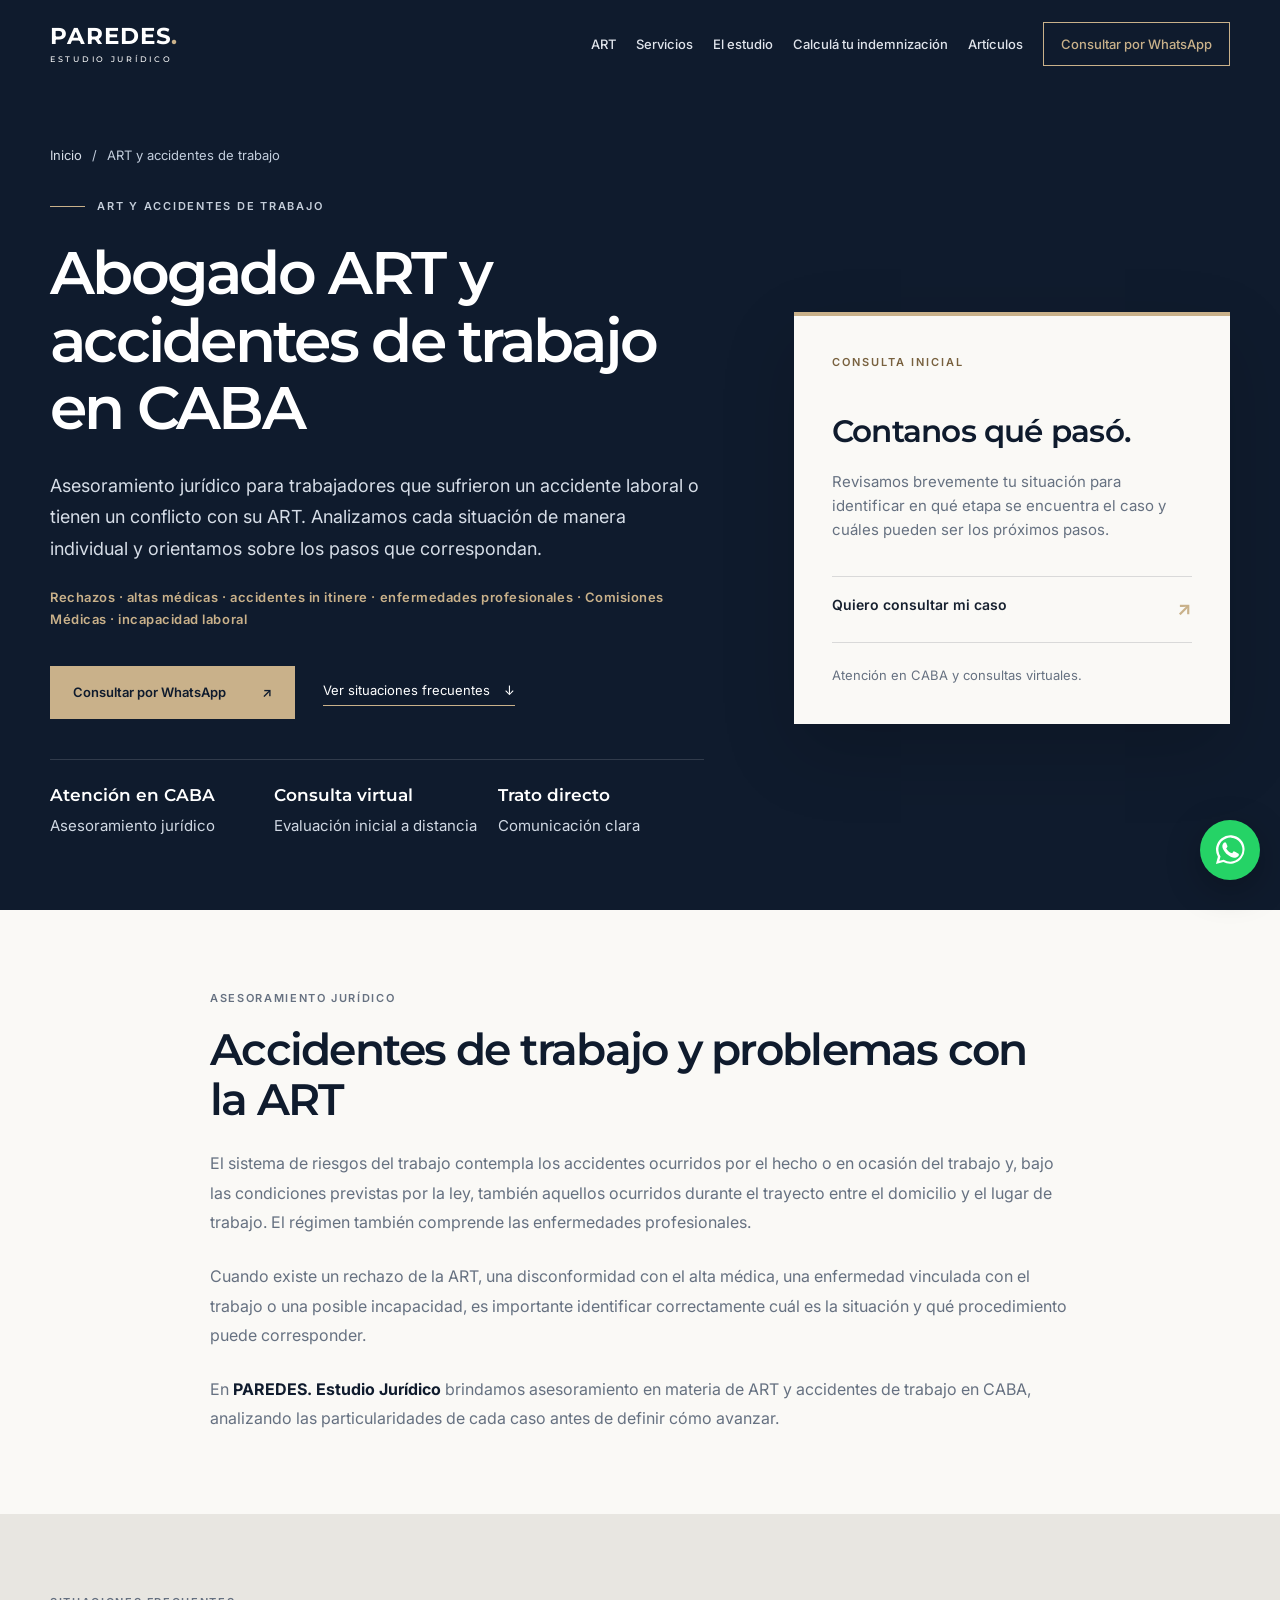
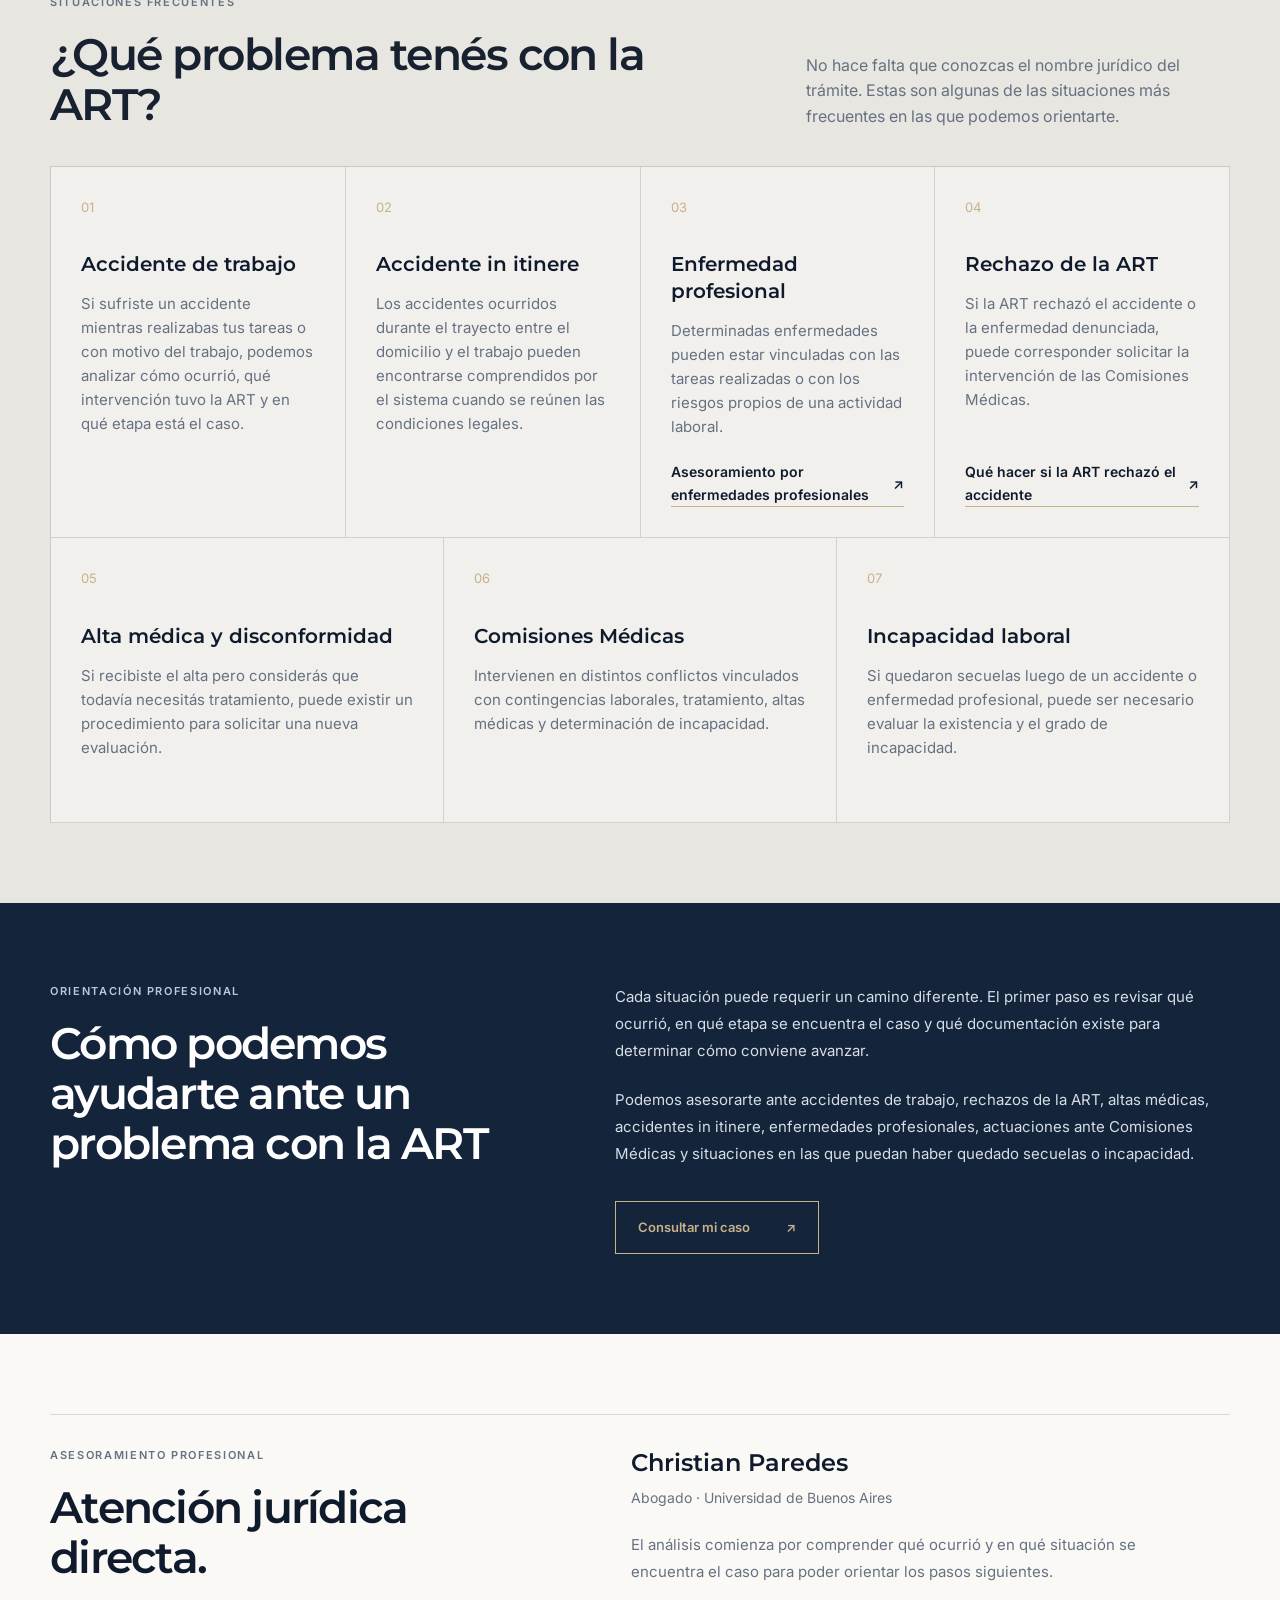
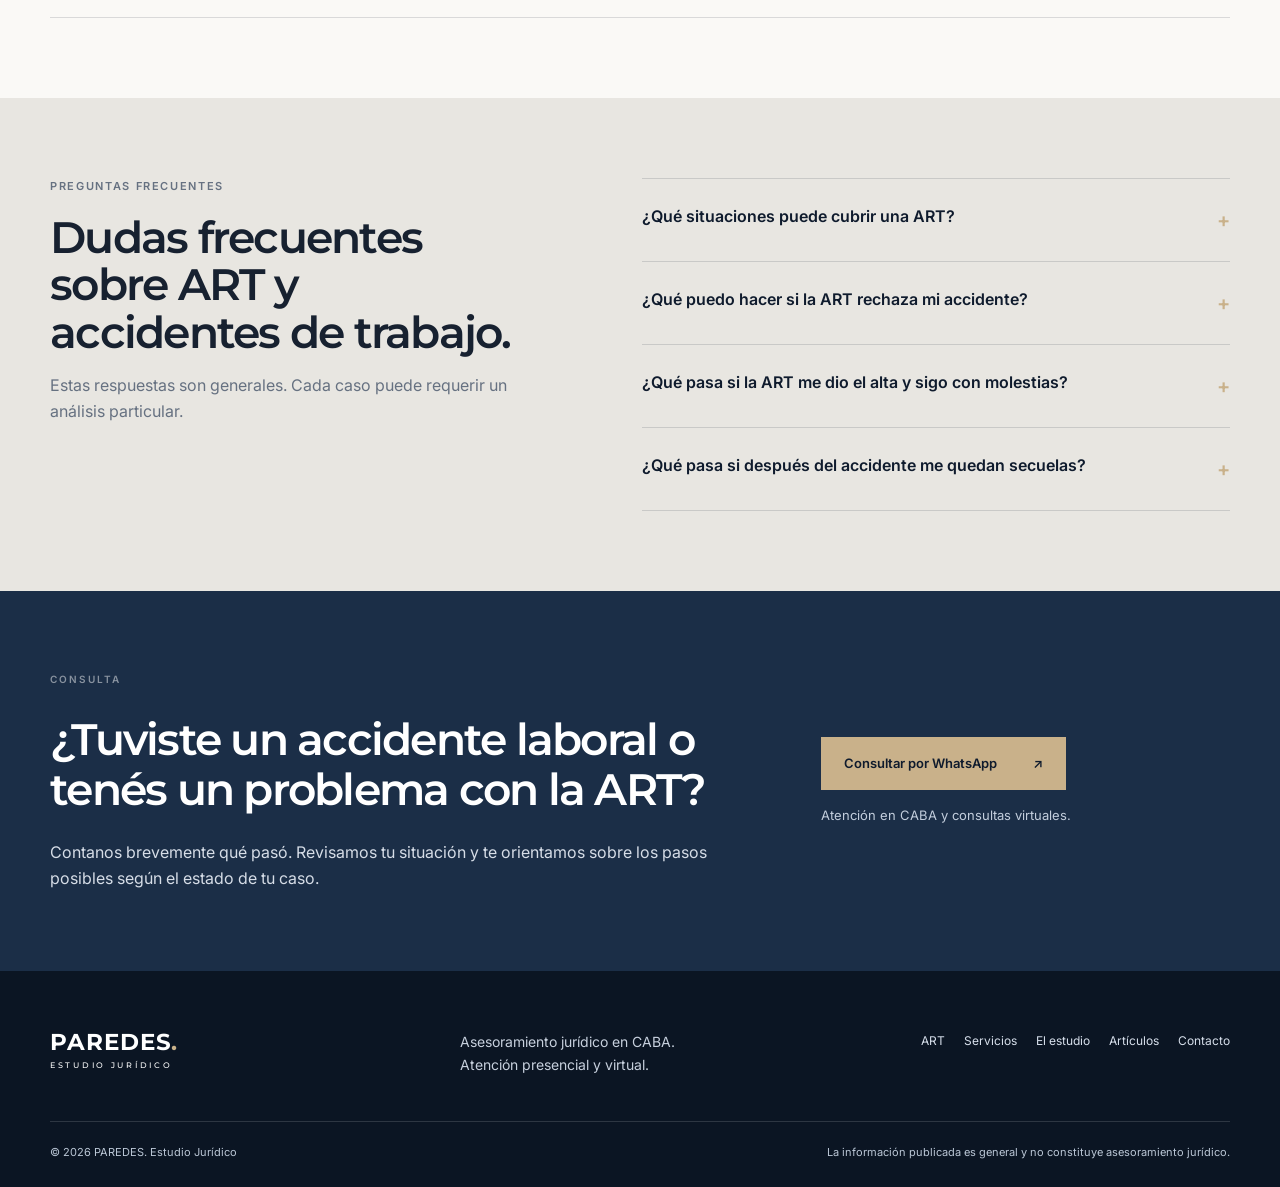
<file: art/index.html>
<!DOCTYPE html>
<html lang="es">
<head>
  <!-- Google Analytics 4: PAREDES. -->
  <script async src="https://www.googletagmanager.com/gtag/js?id=G-R6PEJ52KYV"></script>
  <script>
    window.dataLayer = window.dataLayer || [];
    function gtag(){dataLayer.push(arguments);}
    gtag('js', new Date());
    gtag('config', 'G-R6PEJ52KYV');
  </script>

  <meta charset="UTF-8">
  <meta name="viewport" content="width=device-width, initial-scale=1">

  <title>Abogado ART en CABA | Accidentes de Trabajo | PAREDES.</title>
  <meta
    name="description"
    content="Asesoramiento jurídico por accidentes de trabajo y reclamos ante ART en CABA. Rechazos, altas médicas, Comisiones Médicas e incapacidad. Consultá tu caso."
  >
  <meta name="theme-color" content="#0F1B2D">
  <meta name="robots" content="index, follow">

  <link rel="canonical" href="https://estudiojuridicoparedes.com.ar/art/">

  <meta property="og:locale" content="es_AR">
  <meta property="og:type" content="website">
  <meta property="og:site_name" content="PAREDES. Estudio Jurídico">
  <meta property="og:title" content="Abogado ART en CABA | Accidentes de Trabajo | PAREDES.">
  <meta
    property="og:description"
    content="Asesoramiento jurídico por accidentes de trabajo y reclamos ante ART en CABA. Rechazos, altas médicas, Comisiones Médicas e incapacidad."
  >
  <meta property="og:url" content="https://estudiojuridicoparedes.com.ar/art/">

  <meta name="twitter:card" content="summary">
  <meta name="twitter:title" content="Abogado ART en CABA | Accidentes de Trabajo | PAREDES.">
  <meta
    name="twitter:description"
    content="Asesoramiento jurídico por accidentes de trabajo y reclamos ante ART en CABA."
  >

  <link rel="preconnect" href="https://fonts.googleapis.com">
  <link rel="preconnect" href="https://fonts.gstatic.com" crossorigin>
  <link
    href="https://fonts.googleapis.com/css2?family=Inter:wght@400;500;600&family=Montserrat:wght@500;600;700&display=swap"
    rel="stylesheet"
  >

  <link rel="stylesheet" href="/styles.css?v=20261014-armonia">
  <link rel="stylesheet" href="/art/art.css?v=20261014-armonia">

  <script type="application/ld+json">
  {
    "@context": "https://schema.org",
    "@graph": [
      {
        "@type": "LegalService",
        "@id": "https://estudiojuridicoparedes.com.ar/#legalservice",
        "name": "PAREDES. Estudio Jurídico",
        "url": "https://estudiojuridicoparedes.com.ar/",
        "telephone": "+5491141937153",
        "areaServed": {
          "@type": "City",
          "name": "Ciudad Autónoma de Buenos Aires"
        },
        "founder": {
          "@type": "Person",
          "name": "Christian Paredes",
          "jobTitle": "Abogado",
          "alumniOf": {
            "@type": "CollegeOrUniversity",
            "name": "Universidad de Buenos Aires"
          }
        }
      },
      {
        "@type": "WebSite",
        "@id": "https://estudiojuridicoparedes.com.ar/#website",
        "url": "https://estudiojuridicoparedes.com.ar/",
        "name": "PAREDES. Estudio Jurídico",
        "publisher": {
          "@id": "https://estudiojuridicoparedes.com.ar/#legalservice"
        }
      },
      {
        "@type": "WebPage",
        "@id": "https://estudiojuridicoparedes.com.ar/art/#webpage",
        "url": "https://estudiojuridicoparedes.com.ar/art/",
        "name": "Abogado ART en CABA | Accidentes de Trabajo | PAREDES.",
        "description": "Asesoramiento jurídico por accidentes de trabajo y reclamos ante ART en CABA. Rechazos, altas médicas, Comisiones Médicas e incapacidad.",
        "inLanguage": "es-AR",
        "isPartOf": {
          "@id": "https://estudiojuridicoparedes.com.ar/#website"
        },
        "about": {
          "@id": "https://estudiojuridicoparedes.com.ar/art/#service"
        },
        "breadcrumb": {
          "@id": "https://estudiojuridicoparedes.com.ar/art/#breadcrumb"
        }
      },
      {
        "@type": "Service",
        "@id": "https://estudiojuridicoparedes.com.ar/art/#service",
        "name": "Asesoramiento jurídico en ART y accidentes de trabajo",
        "serviceType": "Asesoramiento jurídico en riesgos del trabajo y accidentes laborales",
        "url": "https://estudiojuridicoparedes.com.ar/art/",
        "provider": {
          "@id": "https://estudiojuridicoparedes.com.ar/#legalservice"
        },
        "areaServed": {
          "@type": "City",
          "name": "Ciudad Autónoma de Buenos Aires"
        }
      },
      {
        "@type": "BreadcrumbList",
        "@id": "https://estudiojuridicoparedes.com.ar/art/#breadcrumb",
        "itemListElement": [
          {
            "@type": "ListItem",
            "position": 1,
            "name": "Inicio",
            "item": "https://estudiojuridicoparedes.com.ar/"
          },
          {
            "@type": "ListItem",
            "position": 2,
            "name": "ART y accidentes de trabajo",
            "item": "https://estudiojuridicoparedes.com.ar/art/"
          }
        ]
      }
    ]
  }
  </script>
  <link rel="icon" href="/favicon.ico" sizes="any">
  <link rel="icon" type="image/png" href="/favicon-96x96.png" sizes="96x96">
  <link rel="apple-touch-icon" href="/apple-touch-icon.png">
</head>

<body class="site-page art-page">
  <a class="skip-link" href="#contenido">Saltar al contenido</a>

  <header class="header" id="inicio">
    <div class="container header-inner">
      <a class="brand" href="/" aria-label="Paredes Estudio Jurídico, inicio">
        <span class="brand-name">PAREDES<span>.</span></span>
        <span class="brand-subtitle">ESTUDIO JURÍDICO</span>
      </a>
      <button class="menu-button" type="button" aria-label="Abrir menú" aria-expanded="false" aria-controls="navigation">
        <span></span><span></span>
      </button>
      <nav class="navigation" id="navigation" aria-label="Navegación principal">
        <a href="/art/">ART</a>
        <a href="/#casos">Servicios</a>
        <a href="/#estudio">El estudio</a>
        <a href="/#calculadora">Calculá tu indemnización</a>
        <a href="/articulos/">Artículos</a>
        <a class="nav-contact whatsapp-link" href="https://wa.me/5491141937153?text=Hola%2C%20quisiera%20consultar%20por%20un%20problema%20con%20mi%20ART%20o%20un%20accidente%20de%20trabajo." data-message="Hola, quisiera consultar por un problema con mi ART o un accidente de trabajo." target="_blank" rel="noopener noreferrer">Consultar por WhatsApp</a>
      </nav>
    </div>
  </header>

  <main id="contenido">
    <section class="art-hero">
      <div class="container">
        <nav class="breadcrumb reveal" aria-label="Breadcrumb">
          <a href="/">Inicio</a>
          <span aria-hidden="true">/</span>
          <span aria-current="page">ART y accidentes de trabajo</span>
        </nav>

        <div class="art-hero-layout">
          <div class="art-hero-copy reveal">
            <p class="overline"><span></span> ART Y ACCIDENTES DE TRABAJO</p>

            <h1>Abogado ART y accidentes de trabajo en CABA</h1>

            <p class="art-hero-lead">
              Asesoramiento jurídico para trabajadores que sufrieron un accidente laboral
              o tienen un conflicto con su ART. Analizamos cada situación de manera
              individual y orientamos sobre los pasos que correspondan.
            </p>

            <p class="art-hero-topics">
              Rechazos · altas médicas · accidentes in itinere · enfermedades profesionales ·
              Comisiones Médicas · incapacidad laboral
            </p>

            <div class="hero-actions">
              <a
                class="button button-sand whatsapp-link"
                href="https://wa.me/5491141937153?text=Hola%2C%20quisiera%20consultar%20por%20un%20problema%20con%20mi%20ART%20o%20un%20accidente%20de%20trabajo."
                data-message="Hola, quisiera consultar por un problema con mi ART o un accidente de trabajo."
               target="_blank" rel="noopener noreferrer">
                Consultar por WhatsApp <span>↗</span>
              </a>

              <a class="link-light" href="#situaciones">
                Ver situaciones frecuentes <span>↓</span>
              </a>
            </div>

            <div class="art-hero-trust" aria-label="Modalidades de atención">
              <div>
                <strong>Atención en CABA</strong>
                <span>Asesoramiento jurídico</span>
              </div>
              <div>
                <strong>Consulta virtual</strong>
                <span>Evaluación inicial a distancia</span>
              </div>
              <div>
                <strong>Trato directo</strong>
                <span>Comunicación clara</span>
              </div>
            </div>
          </div>

          <aside class="art-hero-card reveal">
            <p class="card-kicker">CONSULTA INICIAL</p>
            <h2>Contanos qué pasó.</h2>
            <p>
              Revisamos brevemente tu situación para identificar en qué etapa se encuentra
              el caso y cuáles pueden ser los próximos pasos.
            </p>
            <a
              class="card-action whatsapp-link"
              href="https://wa.me/5491141937153?text=Hola%2C%20quisiera%20contarles%20mi%20situaci%C3%B3n%20con%20la%20ART%20y%20saber%20c%C3%B3mo%20puedo%20avanzar."
              data-message="Hola, quisiera contarles mi situación con la ART y saber cómo puedo avanzar."
             target="_blank" rel="noopener noreferrer">
              <span>Quiero consultar mi caso</span>
              <strong>↗</strong>
            </a>
            <small>Atención en CABA y consultas virtuales.</small>
          </aside>
        </div>
      </div>
    </section>

    <section class="section art-intro">
      <div class="container art-copy-narrow reveal">
        <p class="section-tag">ASESORAMIENTO JURÍDICO</p>
        <h2>Accidentes de trabajo y problemas con la ART</h2>

        <p>
          El sistema de riesgos del trabajo contempla los accidentes ocurridos por el hecho
          o en ocasión del trabajo y, bajo las condiciones previstas por la ley, también
          aquellos ocurridos durante el trayecto entre el domicilio y el lugar de trabajo.
          El régimen también comprende las enfermedades profesionales.
        </p>

        <p>
          Cuando existe un rechazo de la ART, una disconformidad con el alta médica,
          una enfermedad vinculada con el trabajo o una posible incapacidad, es importante
          identificar correctamente cuál es la situación y qué procedimiento puede corresponder.
        </p>

        <p>
          En <strong>PAREDES. Estudio Jurídico</strong> brindamos asesoramiento en materia
          de ART y accidentes de trabajo en CABA, analizando las particularidades de cada
          caso antes de definir cómo avanzar.
        </p>
      </div>
    </section>

    <section class="section art-situations" id="situaciones">
      <div class="container">
        <header class="section-head reveal">
          <div>
            <p class="section-tag">SITUACIONES FRECUENTES</p>
            <h2>¿Qué problema tenés con la ART?</h2>
          </div>
          <p>
            No hace falta que conozcas el nombre jurídico del trámite. Estas son algunas de
            las situaciones más frecuentes en las que podemos orientarte.
          </p>
        </header>

        <div class="art-problem-grid">
          <article class="art-problem-card reveal">
            <span>01</span>
            <h3>Accidente de trabajo</h3>
            <p>
              Si sufriste un accidente mientras realizabas tus tareas o con motivo del trabajo,
              podemos analizar cómo ocurrió, qué intervención tuvo la ART y en qué etapa está el caso.
            </p>
          </article>

          <article class="art-problem-card reveal">
            <span>02</span>
            <h3>Accidente in itinere</h3>
            <p>
              Los accidentes ocurridos durante el trayecto entre el domicilio y el trabajo
              pueden encontrarse comprendidos por el sistema cuando se reúnen las condiciones legales.
            </p>
          </article>

          <article class="art-problem-card reveal">
            <span>03</span>
            <h3>Enfermedad profesional</h3>
            <p>
              Determinadas enfermedades pueden estar vinculadas con las tareas realizadas
              o con los riesgos propios de una actividad laboral.
            </p>
            <a class="art-text-link" href="/art/enfermedades-profesionales/">
              Asesoramiento por enfermedades profesionales
              <span aria-hidden="true">↗</span>
            </a>
          </article>

          <article class="art-problem-card reveal">
            <span>04</span>
            <h3>Rechazo de la ART</h3>
            <p>
              Si la ART rechazó el accidente o la enfermedad denunciada, puede corresponder
              solicitar la intervención de las Comisiones Médicas.
            </p>
            <a class="art-text-link" href="/articulos/rechazo-art/">
              Qué hacer si la ART rechazó el accidente <span>↗</span>
            </a>
          </article>

          <article class="art-problem-card reveal">
            <span>05</span>
            <h3>Alta médica y disconformidad</h3>
            <p>
              Si recibiste el alta pero considerás que todavía necesitás tratamiento,
              puede existir un procedimiento para solicitar una nueva evaluación.
            </p>
          </article>

          <article class="art-problem-card reveal">
            <span>06</span>
            <h3>Comisiones Médicas</h3>
            <p>
              Intervienen en distintos conflictos vinculados con contingencias laborales,
              tratamiento, altas médicas y determinación de incapacidad.
            </p>
          </article>

          <article class="art-problem-card reveal">
            <span>07</span>
            <h3>Incapacidad laboral</h3>
            <p>
              Si quedaron secuelas luego de un accidente o enfermedad profesional,
              puede ser necesario evaluar la existencia y el grado de incapacidad.
            </p>
          </article>
        </div>
      </div>
    </section>

    <section class="section art-help">
      <div class="container art-help-layout">
        <div class="reveal">
          <p class="section-tag light">ORIENTACIÓN PROFESIONAL</p>
          <h2>Cómo podemos ayudarte ante un problema con la ART</h2>
        </div>

        <div class="art-help-copy reveal">
          <p>
            Cada situación puede requerir un camino diferente. El primer paso es revisar
            qué ocurrió, en qué etapa se encuentra el caso y qué documentación existe para
            determinar cómo conviene avanzar.
          </p>

          <p>
            Podemos asesorarte ante accidentes de trabajo, rechazos de la ART, altas médicas,
            accidentes in itinere, enfermedades profesionales, actuaciones ante Comisiones Médicas
            y situaciones en las que puedan haber quedado secuelas o incapacidad.
          </p>

          <a
            class="button button-outline whatsapp-link"
            href="https://wa.me/5491141937153?text=Hola%2C%20quisiera%20consultar%20c%C3%B3mo%20puedo%20avanzar%20con%20mi%20problema%20ante%20la%20ART."
            data-message="Hola, quisiera consultar cómo puedo avanzar con mi problema ante la ART."
           target="_blank" rel="noopener noreferrer">
            Consultar mi caso <span>↗</span>
          </a>
        </div>
      </div>
    </section>

    <section class="section art-professional">
      <div class="container art-professional-card reveal">
        <div>
          <p class="section-tag">ASESORAMIENTO PROFESIONAL</p>
          <h2>Atención jurídica directa.</h2>
        </div>

        <div class="art-professional-copy">
          <strong>Christian Paredes</strong>
          <span>Abogado · Universidad de Buenos Aires</span>
          <p>
            El análisis comienza por comprender qué ocurrió y en qué situación se encuentra
            el caso para poder orientar los pasos siguientes.
          </p>
        </div>
      </div>
    </section>

    <section class="section faq art-faq" id="preguntas">
      <div class="container faq-layout">
        <div class="faq-intro reveal">
          <p class="section-tag">PREGUNTAS FRECUENTES</p>
          <h2>Dudas frecuentes sobre ART y accidentes de trabajo.</h2>
          <p>
            Estas respuestas son generales. Cada caso puede requerir un análisis particular.
          </p>
        </div>

        <div class="accordion reveal">
          <article class="faq-item">
            <button type="button" aria-expanded="false">
              <span>¿Qué situaciones puede cubrir una ART?</span>
              <i>+</i>
            </button>
            <div class="answer">
              <p>
                El sistema contempla accidentes ocurridos por el hecho o en ocasión del trabajo,
                determinados accidentes ocurridos durante el trayecto entre el domicilio y el lugar
                de trabajo y enfermedades profesionales comprendidas por el régimen.
              </p>
            </div>
          </article>

          <article class="faq-item">
            <button type="button" aria-expanded="false">
              <span>¿Qué puedo hacer si la ART rechaza mi accidente?</span>
              <i>+</i>
            </button>
            <div class="answer">
              <p>
                Si la ART rechaza el siniestro denunciado, existe un procedimiento ante las
                Comisiones Médicas para solicitar que se evalúe ese rechazo. El trámite concreto
                dependerá de las circunstancias del caso.
                <a class="faq-inline-link" href="/articulos/rechazo-art/">
                  Ver qué hacer ante un rechazo de la ART →
                </a>
              </p>
            </div>
          </article>

          <article class="faq-item">
            <button type="button" aria-expanded="false">
              <span>¿Qué pasa si la ART me dio el alta y sigo con molestias?</span>
              <i>+</i>
            </button>
            <div class="answer">
              <p>
                Si no estás de acuerdo con el alta porque considerás que todavía necesitás tratamiento,
                existe un trámite de divergencia en el alta médica para solicitar que la situación sea evaluada.
              </p>
            </div>
          </article>

          <article class="faq-item">
            <button type="button" aria-expanded="false">
              <span>¿Qué pasa si después del accidente me quedan secuelas?</span>
              <i>+</i>
            </button>
            <div class="answer">
              <p>
                Cuando quedan secuelas como consecuencia de un accidente de trabajo o enfermedad
                profesional, puede corresponder evaluar si existe incapacidad laboral y determinar su grado.
              </p>
            </div>
          </article>
        </div>
      </div>
    </section>

    <section class="art-final-cta">
      <div class="container art-final-cta-inner reveal">
        <div>
          <p class="section-tag light">CONSULTA</p>
          <h2>¿Tuviste un accidente laboral o tenés un problema con la ART?</h2>
          <p>
            Contanos brevemente qué pasó. Revisamos tu situación y te orientamos sobre
            los pasos posibles según el estado de tu caso.
          </p>
        </div>

        <div class="art-final-cta-action">
          <a
            class="button button-sand whatsapp-link"
            href="https://wa.me/5491141937153?text=Hola%2C%20tuve%20un%20accidente%20laboral%20o%20un%20problema%20con%20mi%20ART%20y%20quisiera%20consultar%20mi%20caso."
            data-message="Hola, tuve un accidente laboral o un problema con mi ART y quisiera consultar mi caso."
           target="_blank" rel="noopener noreferrer">
            Consultar por WhatsApp <span>↗</span>
          </a>
          <small>Atención en CABA y consultas virtuales.</small>
        </div>
      </div>
    </section>
  </main>

  <footer class="footer">
    <div class="container footer-main">
      <a class="brand" href="/" aria-label="Paredes Estudio Jurídico, inicio">
        <span class="brand-name">PAREDES<span>.</span></span>
        <span class="brand-subtitle">ESTUDIO JURÍDICO</span>
      </a>
      <p>Asesoramiento jurídico en CABA.<br>Atención presencial y virtual.</p>
      <nav aria-label="Navegación del pie de página">
        <a href="/art/">ART</a><a href="/#casos">Servicios</a><a href="/#estudio">El estudio</a><a href="/articulos/">Artículos</a><a href="/#contacto">Contacto</a>
      </nav>
    </div>
    <div class="container footer-bottom">
      <p>© <span id="year"></span> PAREDES. Estudio Jurídico</p>
      <p>La información publicada es general y no constituye asesoramiento jurídico.</p>
    </div>
  </footer>

  <a
    class="floating-button whatsapp-link"
    href="https://wa.me/5491141937153?text=Hola%2C%20quisiera%20consultar%20por%20un%20problema%20con%20mi%20ART%20o%20un%20accidente%20de%20trabajo."
    aria-label="Consultar por WhatsApp"
    data-message="Hola, quisiera consultar por un problema con mi ART o un accidente de trabajo."
   target="_blank" rel="noopener noreferrer">
    <svg viewBox="0 0 32 32" aria-hidden="true">
      <path d="M27.3 4.7A15.4 15.4 0 0 0 3.1 23.3L1 31l7.9-2.1A15.4 15.4 0 0 0 27.3 4.7Zm-11 23.7a12.8 12.8 0 0 1-6.5-1.8l-.5-.3-4.7 1.2 1.3-4.6-.3-.5a12.8 12.8 0 1 1 10.7 6Zm7-9.6c-.4-.2-2.3-1.1-2.7-1.3-.4-.1-.6-.2-.9.2l-1.2 1.5c-.2.3-.5.3-.9.1-2.3-1.1-3.9-2.1-5.5-4.7-.4-.7.4-.7 1.1-2.2.1-.3.1-.5 0-.7l-1.2-3c-.3-.7-.7-.6-.9-.6h-.8c-.3 0-.7.1-1.1.5-1.3 1.4-2 3.7-.5 6.7 1.8 3.6 4.6 6.3 8.1 7.8 3 1.3 4.2 1.4 5.7.9.9-.3 2.3-1 2.7-1.9.3-.9.3-1.7.2-1.9-.1-.2-.4-.3-.8-.5Z"/>
    </svg>
    <span>WhatsApp</span>
  </a>

  <script src="/script.js?v=20261014-armonia"></script>
</body>
</html>
</file>
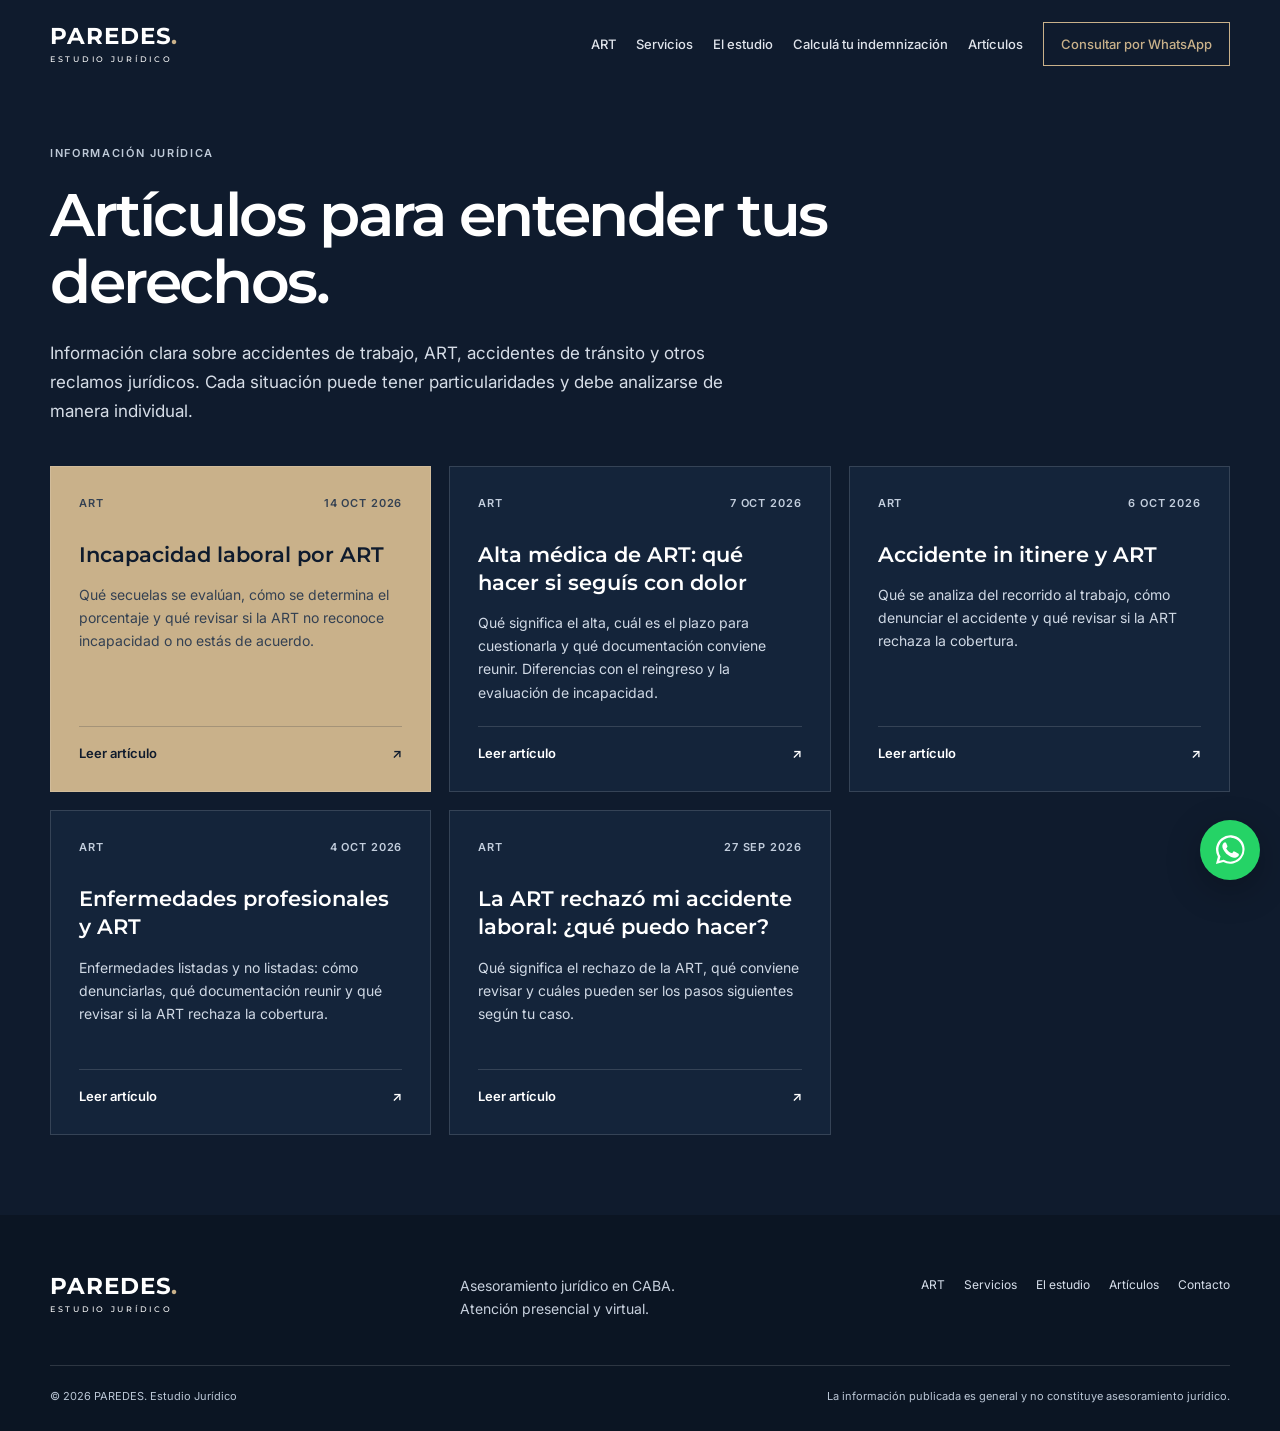
<file: articulos/index.html>
<!DOCTYPE html>
<html lang="es">
<head>
  <!-- Google Analytics 4: PAREDES. -->
  <script async src="https://www.googletagmanager.com/gtag/js?id=G-R6PEJ52KYV"></script>
  <script>
    window.dataLayer = window.dataLayer || [];
    function gtag(){dataLayer.push(arguments);}
    gtag('js', new Date());
    gtag('config', 'G-R6PEJ52KYV');
  </script>

  <meta charset="UTF-8">
  <meta name="viewport" content="width=device-width, initial-scale=1">

  <title>Artículos jurídicos | PAREDES. Estudio Jurídico</title>

  <meta
    name="description"
    content="Información jurídica sobre accidentes de trabajo, ART, accidentes de tránsito, daños y derecho civil. PAREDES. Estudio Jurídico."
  >

  <meta name="robots" content="index, follow">

  <link
    rel="canonical"
    href="https://estudiojuridicoparedes.com.ar/articulos/"
  >

  <!-- OPEN GRAPH -->
  <meta property="og:locale" content="es_AR">
  <meta property="og:type" content="website">
  <meta property="og:site_name" content="PAREDES. Estudio Jurídico">
  <meta
    property="og:title"
    content="Artículos jurídicos | PAREDES. Estudio Jurídico"
  >
  <meta
    property="og:description"
    content="Información jurídica clara sobre accidentes de trabajo, ART, accidentes de tránsito, daños y derecho civil."
  >
  <meta
    property="og:url"
    content="https://estudiojuridicoparedes.com.ar/articulos/"
  >

  <!-- X / TWITTER -->
  <meta name="twitter:card" content="summary">
  <meta
    name="twitter:title"
    content="Artículos jurídicos | PAREDES. Estudio Jurídico"
  >
  <meta
    name="twitter:description"
    content="Información jurídica clara sobre accidentes de trabajo, ART, accidentes de tránsito, daños y derecho civil."
  >

  <meta name="theme-color" content="#0F1B2D">

  <link rel="preconnect" href="https://fonts.googleapis.com">
  <link rel="preconnect" href="https://fonts.gstatic.com" crossorigin>

  <link
    href="https://fonts.googleapis.com/css2?family=Inter:wght@400;500;600&family=Montserrat:wght@500;600;700&display=swap"
    rel="stylesheet"
  >

  <link rel="stylesheet" href="/styles.css?v=20261014-armonia">
  <link rel="icon" href="/favicon.ico" sizes="any">
  <link rel="icon" type="image/png" href="/favicon-96x96.png" sizes="96x96">
  <link rel="apple-touch-icon" href="/apple-touch-icon.png">
</head>

<body class="site-page articles-page">

<a class="skip-link" href="#contenido">
  Saltar al contenido
</a>

<header class="header" id="inicio">
    <div class="container header-inner">
      <a class="brand" href="/" aria-label="Paredes Estudio Jurídico, inicio">
        <span class="brand-name">PAREDES<span>.</span></span>
        <span class="brand-subtitle">ESTUDIO JURÍDICO</span>
      </a>
      <button class="menu-button" type="button" aria-label="Abrir menú" aria-expanded="false" aria-controls="navigation">
        <span></span><span></span>
      </button>
      <nav class="navigation" id="navigation" aria-label="Navegación principal">
        <a href="/art/">ART</a>
        <a href="/#casos">Servicios</a>
        <a href="/#estudio">El estudio</a>
        <a href="/#calculadora">Calculá tu indemnización</a>
        <a href="/articulos/">Artículos</a>
        <a class="nav-contact whatsapp-link" href="https://wa.me/5491141937153?text=Hola%2C%20quisiera%20realizar%20una%20consulta%20con%20PAREDES.%20Estudio%20Jur%C3%ADdico." data-message="Hola, quisiera realizar una consulta con PAREDES. Estudio Jurídico." target="_blank" rel="noopener noreferrer">Consultar por WhatsApp</a>
      </nav>
    </div>
  </header>


<main id="contenido">

  <section class="section articles articles-index">

    <div class="container">

      <header class="articles-index-header reveal">

        <p class="section-tag light">
          INFORMACIÓN JURÍDICA
        </p>

        <h1>Artículos para entender tus derechos.</h1>

        <p class="articles-index-intro">
          Información clara sobre accidentes de trabajo, ART,
          accidentes de tránsito y otros reclamos jurídicos.
          Cada situación puede tener particularidades y debe
          analizarse de manera individual.
        </p>

      </header>


      <div class="article-grid articles-index-grid">

        <article class="article-card reveal">
          <div class="article-meta">
            <span>ART</span>
            <time datetime="2026-10-14">14 OCT 2026</time>
          </div>

          <h2>Incapacidad laboral por ART</h2>

          <p>
            Qué secuelas se evalúan, cómo se determina el porcentaje
            y qué revisar si la ART no reconoce incapacidad
            o no estás de acuerdo.
          </p>

          <a class="article-link" href="/articulos/incapacidad-laboral-art/">
            <span>Leer artículo</span>
            <span aria-hidden="true">↗</span>
          </a>
        </article>

        <article class="article-card reveal">
          <div class="article-meta">
            <span>ART</span>
            <time datetime="2026-10-07">7 OCT 2026</time>
          </div>

          <h2>Alta médica de ART: qué hacer si seguís con dolor</h2>

          <p>
            Qué significa el alta, cuál es el plazo para cuestionarla
            y qué documentación conviene reunir. Diferencias con el
            reingreso y la evaluación de incapacidad.
          </p>

          <a class="article-link" href="/articulos/alta-medica-art/">
            <span>Leer artículo</span>
            <span aria-hidden="true">↗</span>
          </a>
        </article>

        <article class="article-card reveal">
          <div class="article-meta">
            <span>ART</span>
            <time datetime="2026-10-06">6 OCT 2026</time>
          </div>

          <h2>Accidente in itinere y ART</h2>

          <p>
            Qué se analiza del recorrido al trabajo, cómo denunciar
            el accidente y qué revisar si la ART rechaza la cobertura.
          </p>

          <a class="article-link" href="/articulos/accidente-in-itinere/">
            <span>Leer artículo</span>
            <span aria-hidden="true">↗</span>
          </a>
        </article>

        <article class="article-card reveal">
          <div class="article-meta">
            <span>ART</span>
            <time datetime="2026-10-04">4 OCT 2026</time>
          </div>

          <h2>Enfermedades profesionales y ART</h2>

          <p>
            Enfermedades listadas y no listadas: cómo denunciarlas,
            qué documentación reunir y qué revisar si la ART
            rechaza la cobertura.
          </p>

          <a
            class="article-link"
            href="/articulos/enfermedades-profesionales/"
          >
            <span>Leer artículo</span>
            <span aria-hidden="true">↗</span>
          </a>
        </article>

        <article class="article-card reveal">
          <div class="article-meta">
            <span>ART</span>
            <time datetime="2026-09-27">27 SEP 2026</time>
          </div>

          <h2>La ART rechazó mi accidente laboral: ¿qué puedo hacer?</h2>

          <p>
            Qué significa el rechazo de la ART, qué conviene revisar
            y cuáles pueden ser los pasos siguientes según tu caso.
          </p>

          <a class="article-link" href="/articulos/rechazo-art/">
            <span>Leer artículo</span>
            <span aria-hidden="true">↗</span>
          </a>
        </article>

      </div>

    </div>

  </section>

</main>


<footer class="footer">
    <div class="container footer-main">
      <a class="brand" href="/" aria-label="Paredes Estudio Jurídico, inicio">
        <span class="brand-name">PAREDES<span>.</span></span>
        <span class="brand-subtitle">ESTUDIO JURÍDICO</span>
      </a>
      <p>Asesoramiento jurídico en CABA.<br>Atención presencial y virtual.</p>
      <nav aria-label="Navegación del pie de página">
        <a href="/art/">ART</a><a href="/#casos">Servicios</a><a href="/#estudio">El estudio</a><a href="/articulos/">Artículos</a><a href="/#contacto">Contacto</a>
      </nav>
    </div>
    <div class="container footer-bottom">
      <p>© <span id="year"></span> PAREDES. Estudio Jurídico</p>
      <p>La información publicada es general y no constituye asesoramiento jurídico.</p>
    </div>
  </footer>


<a
  class="floating-button whatsapp-link"
  href="https://wa.me/5491141937153?text=Hola%2C%20quisiera%20realizar%20una%20consulta%20con%20PAREDES.%20Estudio%20Jur%C3%ADdico."
  aria-label="Consultar por WhatsApp"
 target="_blank" rel="noopener noreferrer">
  <svg viewBox="0 0 32 32" aria-hidden="true">
    <path d="M27.3 4.7A15.4 15.4 0 0 0 3.1 23.3L1 31l7.9-2.1A15.4 15.4 0 0 0 27.3 4.7Zm-11 23.7a12.8 12.8 0 0 1-6.5-1.8l-.5-.3-4.7 1.2 1.3-4.6-.3-.5a12.8 12.8 0 1 1 10.7 6Zm7-9.6c-.4-.2-2.3-1.1-2.7-1.3-.4-.1-.6-.2-.9.2l-1.2 1.5c-.2.3-.5.3-.9.1-2.3-1.1-3.9-2.1-5.5-4.7-.4-.7.4-.7 1.1-2.2.1-.3.1-.5 0-.7l-1.2-3c-.3-.7-.7-.6-.9-.6h-.8c-.3 0-.7.1-1.1.5-1.3 1.4-2 3.7-.5 6.7 1.8 3.6 4.6 6.3 8.1 7.8 3 1.3 4.2 1.4 5.7.9.9-.3 2.3-1 2.7-1.9.3-.9.3-1.7.2-1.9-.1-.2-.4-.3-.8-.5Z"/>
  </svg>

  <span>WhatsApp</span>
</a>

<script src="/script.js?v=20261014-armonia"></script>

</body>
</html>
</file>
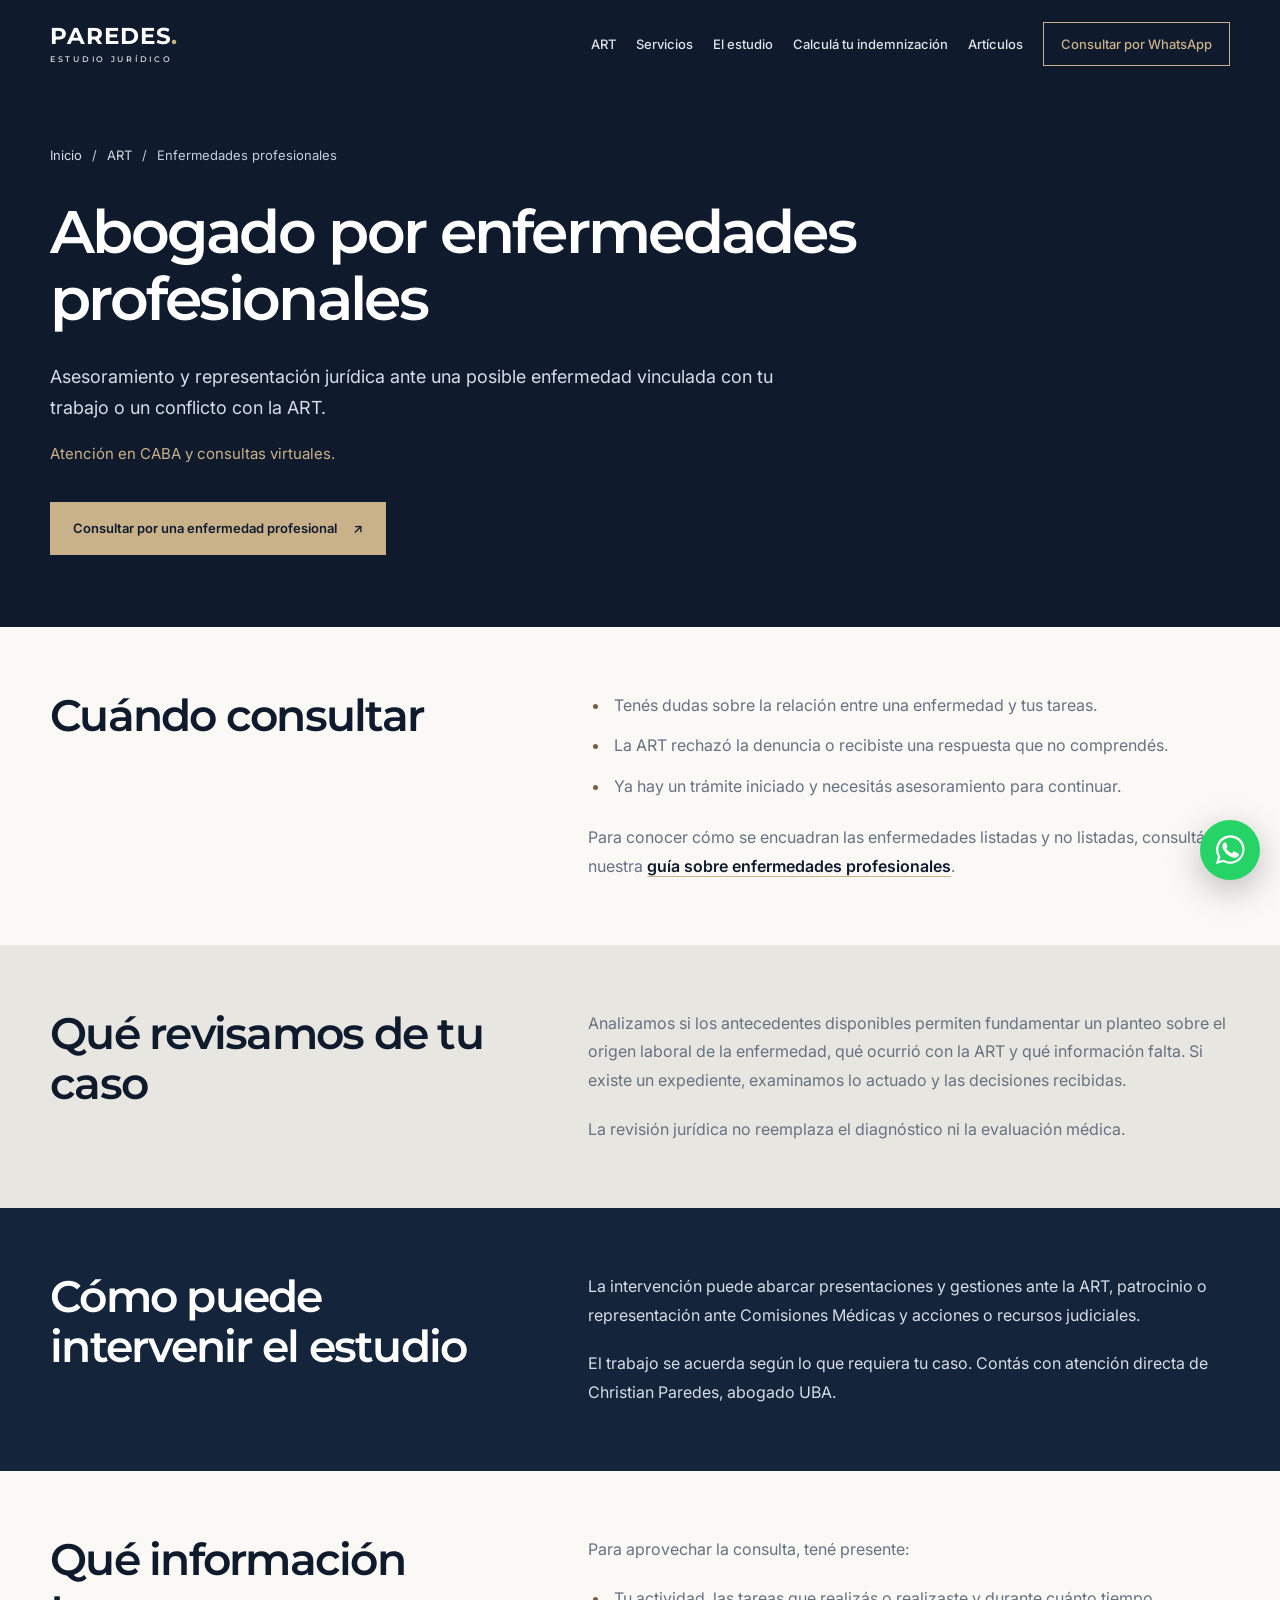
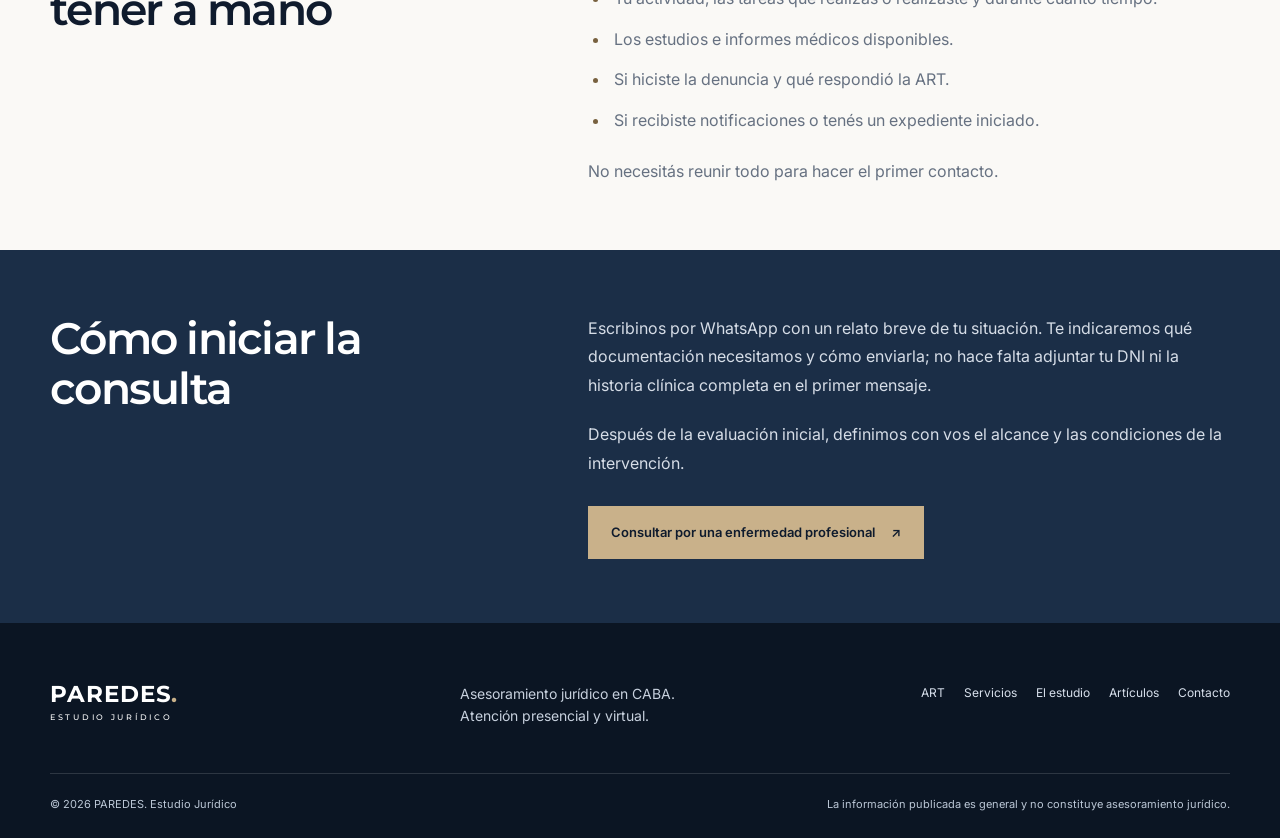
<file: art/enfermedades-profesionales/index.html>
<!DOCTYPE html>
<html lang="es">
<head>
  <meta charset="UTF-8">
  <!-- Google Analytics 4: PAREDES. -->
  <script async src="https://www.googletagmanager.com/gtag/js?id=G-R6PEJ52KYV"></script>
  <script>
    window.dataLayer = window.dataLayer || [];
    function gtag(){dataLayer.push(arguments);}
    gtag('js', new Date());
    gtag('config', 'G-R6PEJ52KYV');
  </script>
  <meta name="viewport" content="width=device-width, initial-scale=1">

  <title>Abogado por enfermedades profesionales | PAREDES.</title>
  <meta name="description" content="Asesoramiento y representación por enfermedades profesionales y conflictos con la ART en CABA. Etapa administrativa y judicial. Consultá a PAREDES.">
  <meta name="theme-color" content="#0F1B2D">
  <meta name="robots" content="index, follow">

  <link rel="canonical" href="https://estudiojuridicoparedes.com.ar/art/enfermedades-profesionales/">

  <meta property="og:locale" content="es_AR">
  <meta property="og:type" content="website">
  <meta property="og:site_name" content="PAREDES. Estudio Jurídico">
  <meta property="og:title" content="Abogado por enfermedades profesionales | PAREDES.">
  <meta property="og:description" content="Asesoramiento y representación por enfermedades profesionales y conflictos con la ART en CABA. Etapa administrativa y judicial. Consultá a PAREDES.">
  <meta property="og:url" content="https://estudiojuridicoparedes.com.ar/art/enfermedades-profesionales/">

  <meta name="twitter:card" content="summary">
  <meta name="twitter:title" content="Abogado por enfermedades profesionales | PAREDES.">
  <meta name="twitter:description" content="Asesoramiento y representación por enfermedades profesionales y conflictos con la ART en CABA. Etapa administrativa y judicial. Consultá a PAREDES.">

  <link rel="preconnect" href="https://fonts.googleapis.com">
  <link rel="preconnect" href="https://fonts.gstatic.com" crossorigin>
  <link
    href="https://fonts.googleapis.com/css2?family=Inter:wght@400;500;600&family=Montserrat:wght@500;600;700&display=swap"
    rel="stylesheet"
  >

  <link rel="stylesheet" href="/styles.css?v=20261014-armonia">
  <link rel="stylesheet" href="/art/art.css?v=20261014-armonia">

  <script type="application/ld+json">
{
  "@context": "https://schema.org",
  "@graph": [
    {
      "@type": "LegalService",
      "@id": "https://estudiojuridicoparedes.com.ar/#legalservice",
      "name": "PAREDES. Estudio Jurídico",
      "url": "https://estudiojuridicoparedes.com.ar/",
      "telephone": "+5491141937153",
      "areaServed": {
        "@type": "City",
        "name": "Ciudad Autónoma de Buenos Aires"
      },
      "founder": {
        "@type": "Person",
        "name": "Christian Paredes",
        "jobTitle": "Abogado",
        "alumniOf": {
          "@type": "CollegeOrUniversity",
          "name": "Universidad de Buenos Aires"
        }
      }
    },
    {
      "@type": "WebSite",
      "@id": "https://estudiojuridicoparedes.com.ar/#website",
      "url": "https://estudiojuridicoparedes.com.ar/",
      "name": "PAREDES. Estudio Jurídico",
      "publisher": {
        "@id": "https://estudiojuridicoparedes.com.ar/#legalservice"
      }
    },
    {
      "@type": "WebPage",
      "@id": "https://estudiojuridicoparedes.com.ar/art/enfermedades-profesionales/#webpage",
      "url": "https://estudiojuridicoparedes.com.ar/art/enfermedades-profesionales/",
      "name": "Abogado por enfermedades profesionales | PAREDES.",
      "description": "Asesoramiento y representación por enfermedades profesionales y conflictos con la ART en CABA. Etapa administrativa y judicial. Consultá a PAREDES.",
      "inLanguage": "es-AR",
      "isPartOf": {
        "@id": "https://estudiojuridicoparedes.com.ar/#website"
      },
      "about": {
        "@id": "https://estudiojuridicoparedes.com.ar/art/enfermedades-profesionales/#service"
      },
      "breadcrumb": {
        "@id": "https://estudiojuridicoparedes.com.ar/art/enfermedades-profesionales/#breadcrumb"
      },
      "mainEntity": {
        "@id": "https://estudiojuridicoparedes.com.ar/art/enfermedades-profesionales/#service"
      }
    },
    {
      "@type": "Service",
      "@id": "https://estudiojuridicoparedes.com.ar/art/enfermedades-profesionales/#service",
      "name": "Asesoramiento jurídico por enfermedades profesionales",
      "serviceType": "Asesoramiento y representación jurídica por enfermedades profesionales",
      "url": "https://estudiojuridicoparedes.com.ar/art/enfermedades-profesionales/",
      "provider": {
        "@id": "https://estudiojuridicoparedes.com.ar/#legalservice"
      },
      "areaServed": {
        "@type": "City",
        "name": "Ciudad Autónoma de Buenos Aires"
      },
      "description": "Asesoramiento y representación por enfermedades profesionales y conflictos con la ART en CABA. Etapa administrativa y judicial. Consultá a PAREDES.",
      "mainEntityOfPage": {
        "@id": "https://estudiojuridicoparedes.com.ar/art/enfermedades-profesionales/#webpage"
      }
    },
    {
      "@type": "BreadcrumbList",
      "@id": "https://estudiojuridicoparedes.com.ar/art/enfermedades-profesionales/#breadcrumb",
      "itemListElement": [
        {
          "@type": "ListItem",
          "position": 1,
          "name": "Inicio",
          "item": "https://estudiojuridicoparedes.com.ar/"
        },
        {
          "@type": "ListItem",
          "position": 2,
          "name": "ART",
          "item": "https://estudiojuridicoparedes.com.ar/art/"
        },
        {
          "@type": "ListItem",
          "position": 3,
          "name": "Enfermedades profesionales",
          "item": "https://estudiojuridicoparedes.com.ar/art/enfermedades-profesionales/"
        }
      ]
    }
  ]
}
  </script>
  <link rel="icon" href="/favicon.ico" sizes="any">
  <link rel="icon" type="image/png" href="/favicon-96x96.png" sizes="96x96">
  <link rel="apple-touch-icon" href="/apple-touch-icon.png">

  <style>
    /* Ajustes exclusivos de esta página; reutiliza los estilos de /art/. */
    .ep-page .breadcrumb { flex-wrap: wrap; gap: 8px 10px; }
    .ep-page .art-hero-copy { max-width: 960px; }
    .ep-page .art-hero-copy h1 { max-width: 940px; overflow-wrap: break-word; }
    .ep-page .art-hero-lead { max-width: 780px; }
    .ep-page .ep-location { margin: 18px 0 0; color: var(--sand); font-size: 15px; }
    .ep-page .button { max-width: 100%; gap: 16px; padding: 14px 22px; }
    .ep-page .button > span:last-child { flex-shrink: 0; }
    .ep-page .ep-section { padding: 64px 0; }
    .ep-page .ep-row {
      display: grid;
      grid-template-columns: minmax(0, .85fr) minmax(0, 1.15fr);
      gap: 64px;
      align-items: start;
    }
    .ep-page .ep-section h2 {
      margin: 0;
      color: var(--navy);
      font: 600 var(--section-title-size)/1.15 Montserrat, sans-serif;
      letter-spacing: -.04em;
      overflow-wrap: break-word;
    }
    .ep-page .ep-copy { min-width: 0; color: var(--muted); font-size: 16px; line-height: 1.8; }
    .ep-page .ep-copy p { margin: 0 0 20px; }
    .ep-page .ep-copy > :last-child { margin-bottom: 0; }
    .ep-page .ep-copy ul { margin: 0 0 22px; padding-left: 22px; }
    .ep-page .ep-copy li { padding-left: 4px; }
    .ep-page .ep-copy li + li { margin-top: 12px; }
    .ep-page .ep-copy li::marker { color: #78613f; }
    .ep-page .ep-inline-link {
      color: var(--navy);
      font-weight: 600;
      text-decoration: underline;
      text-decoration-color: var(--sand);
      text-underline-offset: 4px;
    }
    .ep-page .ep-inline-link:hover { text-decoration-color: currentColor; }
    .ep-page .ep-review { background: var(--gray); }
    .ep-page .art-help h2,
    .ep-page .art-final-cta h2 { color: var(--white); }
    .ep-page .art-help .ep-copy,
    .ep-page .art-final-cta .ep-copy { color: var(--text-on-dark); }
    .ep-page .art-final-cta .ep-copy p { margin: 0 0 20px; }
    .ep-page .art-final-cta .button { margin-top: 8px; }
    @media (max-width: 950px) {
      .ep-page .ep-row { grid-template-columns: minmax(0, 1fr); gap: 28px; }
    }
    @media (max-width: 640px) {
      .ep-page .ep-section { padding: 48px 0; }
      .ep-page .ep-section h2 { font-size: 30px; }
      .ep-page .button { padding: 13px 18px; }
    }
  </style>
</head>

<body class="site-page art-page ep-page">
  <a class="skip-link" href="#contenido">Saltar al contenido</a>

  <header class="header" id="inicio">
    <div class="container header-inner">
      <a class="brand" href="/" aria-label="Paredes Estudio Jurídico, inicio">
        <span class="brand-name">PAREDES<span>.</span></span>
        <span class="brand-subtitle">ESTUDIO JURÍDICO</span>
      </a>
      <button class="menu-button" type="button" aria-label="Abrir menú" aria-expanded="false" aria-controls="navigation">
        <span></span><span></span>
      </button>
      <nav class="navigation" id="navigation" aria-label="Navegación principal">
        <a href="/art/">ART</a>
        <a href="/#casos">Servicios</a>
        <a href="/#estudio">El estudio</a>
        <a href="/#calculadora">Calculá tu indemnización</a>
        <a href="/articulos/">Artículos</a>
        <a class="nav-contact whatsapp-link" href="https://wa.me/5491141937153?text=Hola%2C%20quisiera%20consultar%20por%20un%20problema%20con%20mi%20ART%20o%20un%20accidente%20de%20trabajo." data-message="Hola, quisiera consultar por un problema con mi ART o un accidente de trabajo." target="_blank" rel="noopener noreferrer">Consultar por WhatsApp</a>
      </nav>
    </div>
  </header>

  <main id="contenido">
    <section class="art-hero" aria-labelledby="titulo">
      <div class="container">
        <nav class="breadcrumb" aria-label="Ruta de navegación">
          <a href="/">Inicio</a>
          <span aria-hidden="true">/</span>
          <a href="/art/">ART</a>
          <span aria-hidden="true">/</span>
          <span aria-current="page">Enfermedades profesionales</span>
        </nav>
        <div class="art-hero-copy">
          <h1 id="titulo">Abogado por enfermedades profesionales</h1>
          <p class="art-hero-lead">Asesoramiento y representación jurídica ante una posible enfermedad vinculada con tu trabajo o un conflicto con la ART.</p>
          <p class="ep-location">Atención en CABA y consultas virtuales.</p>
          <div class="hero-actions">
            <a class="button button-sand whatsapp-link" href="https://wa.me/5491141937153?text=Hola%2C+quisiera+consultar+por+un+problema+con+mi+ART+o+un+accidente+de+trabajo." data-message="Hola, quisiera consultar por un problema con mi ART o un accidente de trabajo." target="_blank" rel="noopener noreferrer"><span>Consultar por una enfermedad profesional</span><span aria-hidden="true">↗</span></a>
          </div>
        </div>
      </div>
    </section>

    <section class="section ep-section art-intro" aria-labelledby="cuando-consultar">
      <div class="container ep-row">
        <h2 id="cuando-consultar">Cuándo consultar</h2>
        <div class="ep-copy">
          <ul>
            <li>Tenés dudas sobre la relación entre una enfermedad y tus tareas.</li>
            <li>La ART rechazó la denuncia o recibiste una respuesta que no comprendés.</li>
            <li>Ya hay un trámite iniciado y necesitás asesoramiento para continuar.</li>
          </ul>
          <p>Para conocer cómo se encuadran las enfermedades listadas y no listadas, consultá nuestra <a class="ep-inline-link" href="/articulos/enfermedades-profesionales/">guía sobre enfermedades profesionales</a>.</p>
        </div>
      </div>
    </section>

    <section class="section ep-section ep-review" aria-labelledby="revision">
      <div class="container ep-row">
        <h2 id="revision">Qué revisamos de tu caso</h2>
        <div class="ep-copy">
          <p>Analizamos si los antecedentes disponibles permiten fundamentar un planteo sobre el origen laboral de la enfermedad, qué ocurrió con la ART y qué información falta. Si existe un expediente, examinamos lo actuado y las decisiones recibidas.</p>
          <p>La revisión jurídica no reemplaza el diagnóstico ni la evaluación médica.</p>
        </div>
      </div>
    </section>

    <section class="section ep-section art-help" aria-labelledby="intervencion">
      <div class="container ep-row">
        <h2 id="intervencion">Cómo puede intervenir el estudio</h2>
        <div class="ep-copy">
          <p>La intervención puede abarcar presentaciones y gestiones ante la ART, patrocinio o representación ante Comisiones Médicas y acciones o recursos judiciales.</p>
          <p>El trabajo se acuerda según lo que requiera tu caso. Contás con atención directa de Christian Paredes, abogado UBA.</p>
        </div>
      </div>
    </section>

    <section class="section ep-section art-intro" aria-labelledby="informacion">
      <div class="container ep-row">
        <h2 id="informacion">Qué información tener a mano</h2>
        <div class="ep-copy">
          <p>Para aprovechar la consulta, tené presente:</p>
          <ul>
            <li>Tu actividad, las tareas que realizás o realizaste y durante cuánto tiempo.</li>
            <li>Los estudios e informes médicos disponibles.</li>
            <li>Si hiciste la denuncia y qué respondió la ART.</li>
            <li>Si recibiste notificaciones o tenés un expediente iniciado.</li>
          </ul>
          <p>No necesitás reunir todo para hacer el primer contacto.</p>
        </div>
      </div>
    </section>

    <section class="section ep-section art-final-cta" id="contacto" aria-labelledby="iniciar-consulta">
      <div class="container ep-row">
        <h2 id="iniciar-consulta">Cómo iniciar la consulta</h2>
        <div class="ep-copy">
          <p>Escribinos por WhatsApp con un relato breve de tu situación. Te indicaremos qué documentación necesitamos y cómo enviarla; no hace falta adjuntar tu DNI ni la historia clínica completa en el primer mensaje.</p>
          <p>Después de la evaluación inicial, definimos con vos el alcance y las condiciones de la intervención.</p>
          <a class="button button-sand whatsapp-link" href="https://wa.me/5491141937153?text=Hola%2C+quisiera+consultar+por+un+problema+con+mi+ART+o+un+accidente+de+trabajo." data-message="Hola, quisiera consultar por un problema con mi ART o un accidente de trabajo." target="_blank" rel="noopener noreferrer"><span>Consultar por una enfermedad profesional</span><span aria-hidden="true">↗</span></a>
        </div>
      </div>
    </section>
  </main>

  <footer class="footer">
    <div class="container footer-main">
      <a class="brand" href="/" aria-label="Paredes Estudio Jurídico, inicio">
        <span class="brand-name">PAREDES<span>.</span></span>
        <span class="brand-subtitle">ESTUDIO JURÍDICO</span>
      </a>
      <p>Asesoramiento jurídico en CABA.<br>Atención presencial y virtual.</p>
      <nav aria-label="Navegación del pie de página">
        <a href="/art/">ART</a><a href="/#casos">Servicios</a><a href="/#estudio">El estudio</a><a href="/articulos/">Artículos</a><a href="/#contacto">Contacto</a>
      </nav>
    </div>
    <div class="container footer-bottom">
      <p>© <span id="year"></span> PAREDES. Estudio Jurídico</p>
      <p>La información publicada es general y no constituye asesoramiento jurídico.</p>
    </div>
  </footer>

  <a
    class="floating-button whatsapp-link"
    href="https://wa.me/5491141937153?text=Hola%2C%20quisiera%20consultar%20por%20un%20problema%20con%20mi%20ART%20o%20un%20accidente%20de%20trabajo."
    aria-label="Consultar por WhatsApp"
    data-message="Hola, quisiera consultar por un problema con mi ART o un accidente de trabajo."
   target="_blank" rel="noopener noreferrer">
    <svg viewBox="0 0 32 32" aria-hidden="true">
      <path d="M27.3 4.7A15.4 15.4 0 0 0 3.1 23.3L1 31l7.9-2.1A15.4 15.4 0 0 0 27.3 4.7Zm-11 23.7a12.8 12.8 0 0 1-6.5-1.8l-.5-.3-4.7 1.2 1.3-4.6-.3-.5a12.8 12.8 0 1 1 10.7 6Zm7-9.6c-.4-.2-2.3-1.1-2.7-1.3-.4-.1-.6-.2-.9.2l-1.2 1.5c-.2.3-.5.3-.9.1-2.3-1.1-3.9-2.1-5.5-4.7-.4-.7.4-.7 1.1-2.2.1-.3.1-.5 0-.7l-1.2-3c-.3-.7-.7-.6-.9-.6h-.8c-.3 0-.7.1-1.1.5-1.3 1.4-2 3.7-.5 6.7 1.8 3.6 4.6 6.3 8.1 7.8 3 1.3 4.2 1.4 5.7.9.9-.3 2.3-1 2.7-1.9.3-.9.3-1.7.2-1.9-.1-.2-.4-.3-.8-.5Z"/>
    </svg>
    <span>WhatsApp</span>
  </a>

  <script src="/script.js?v=20261014-armonia"></script>
</body>
</html>
</file>
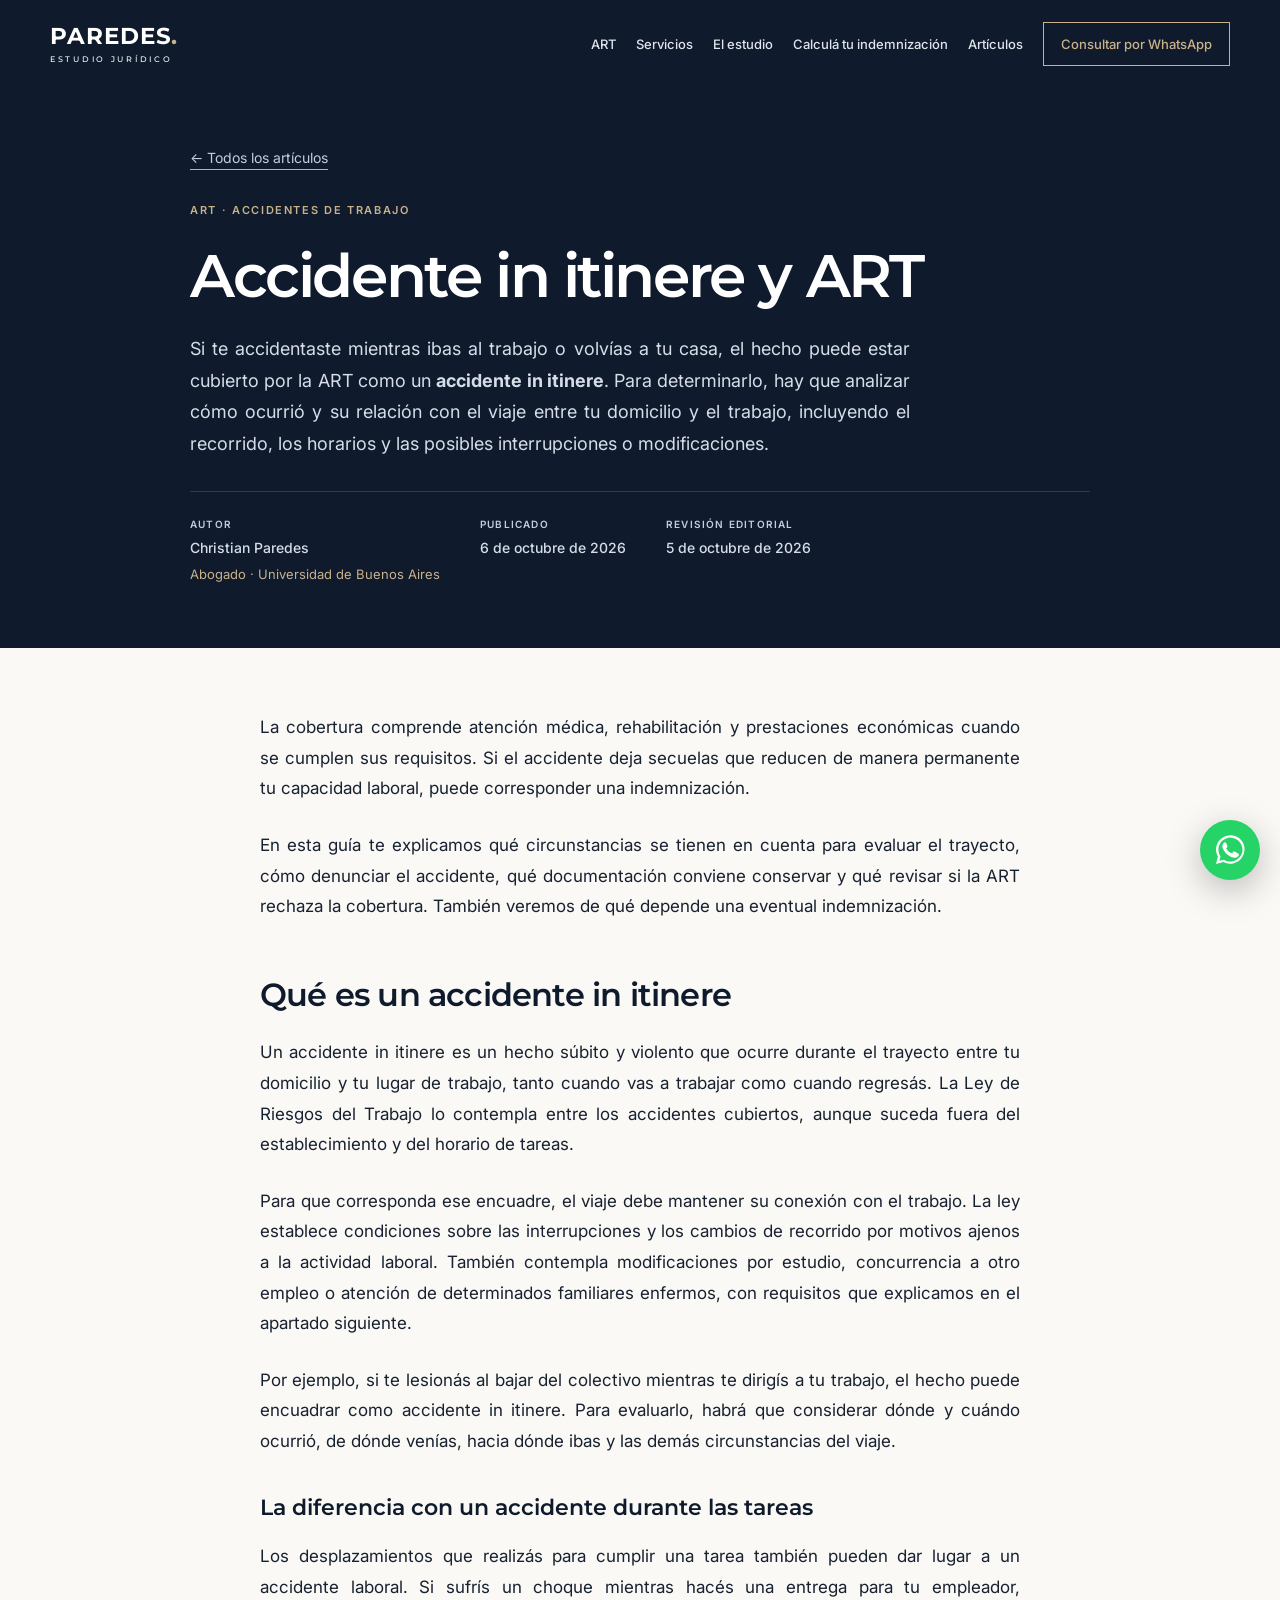
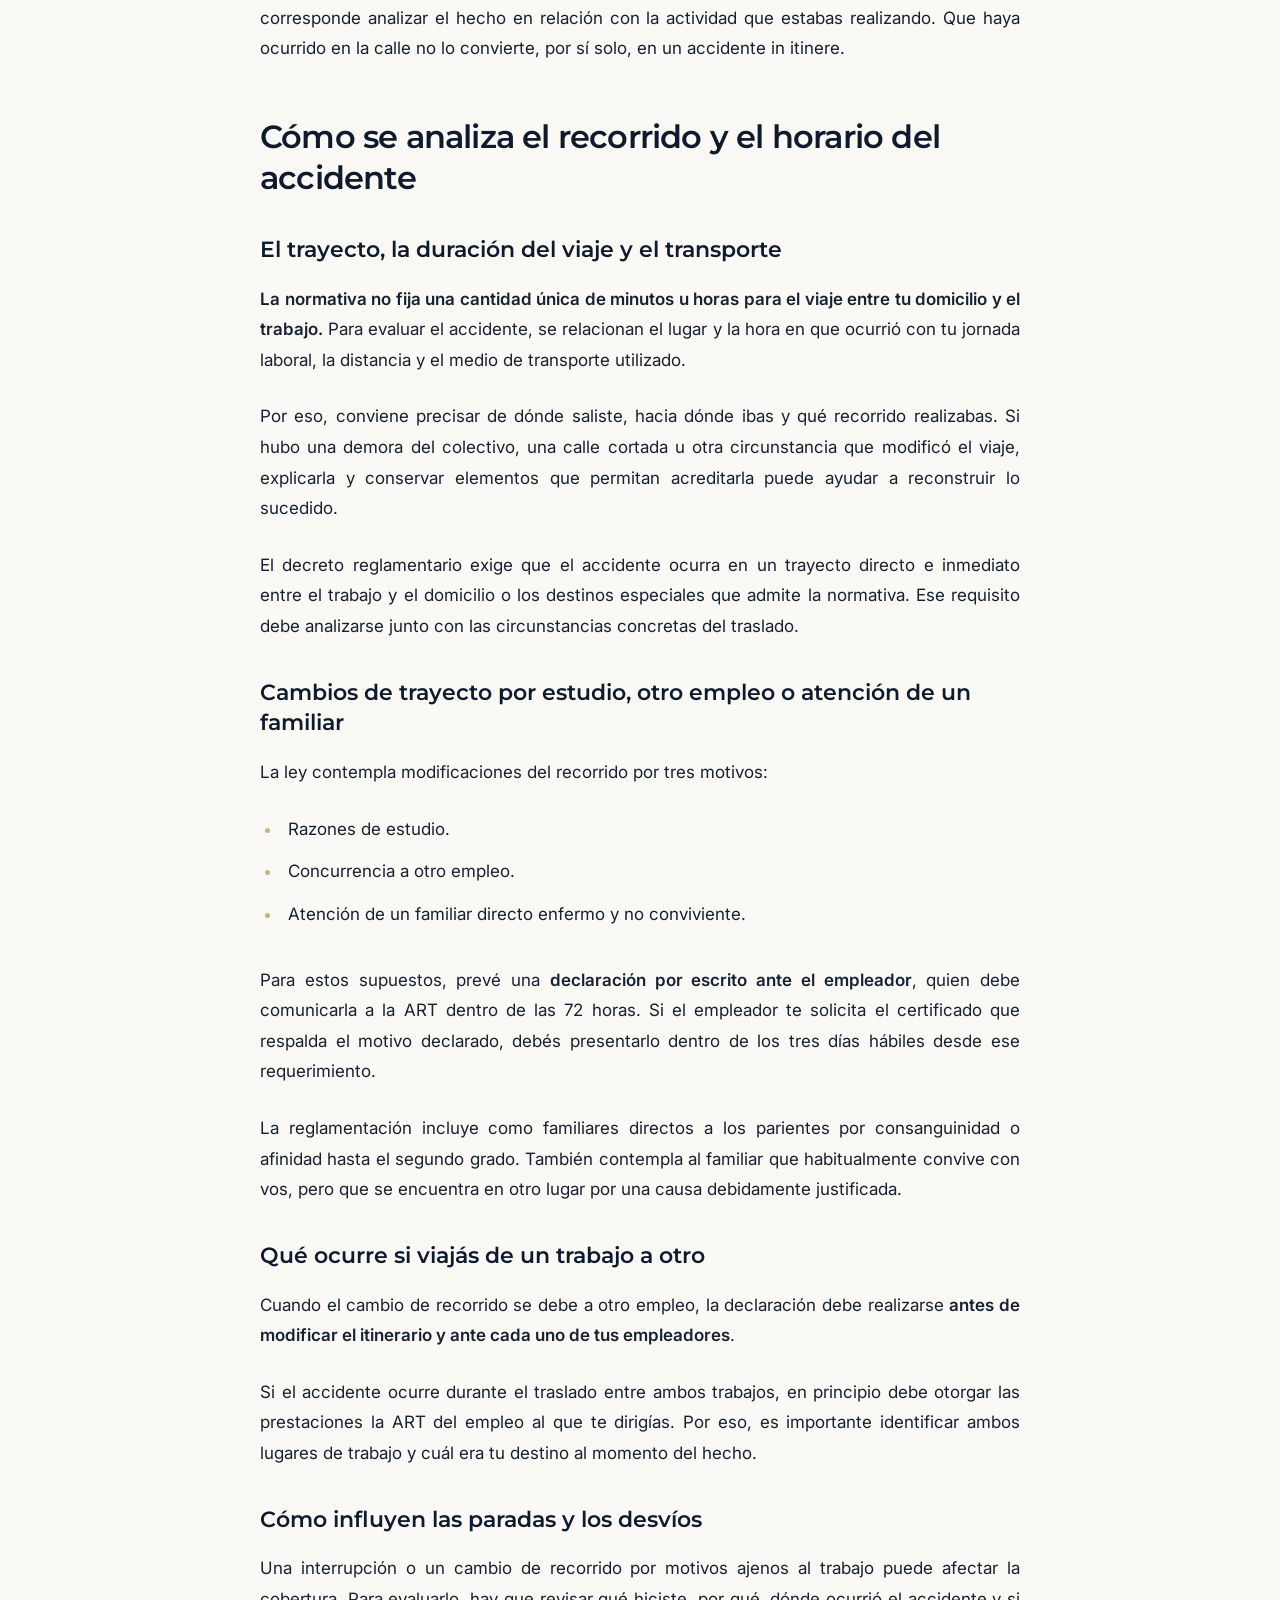
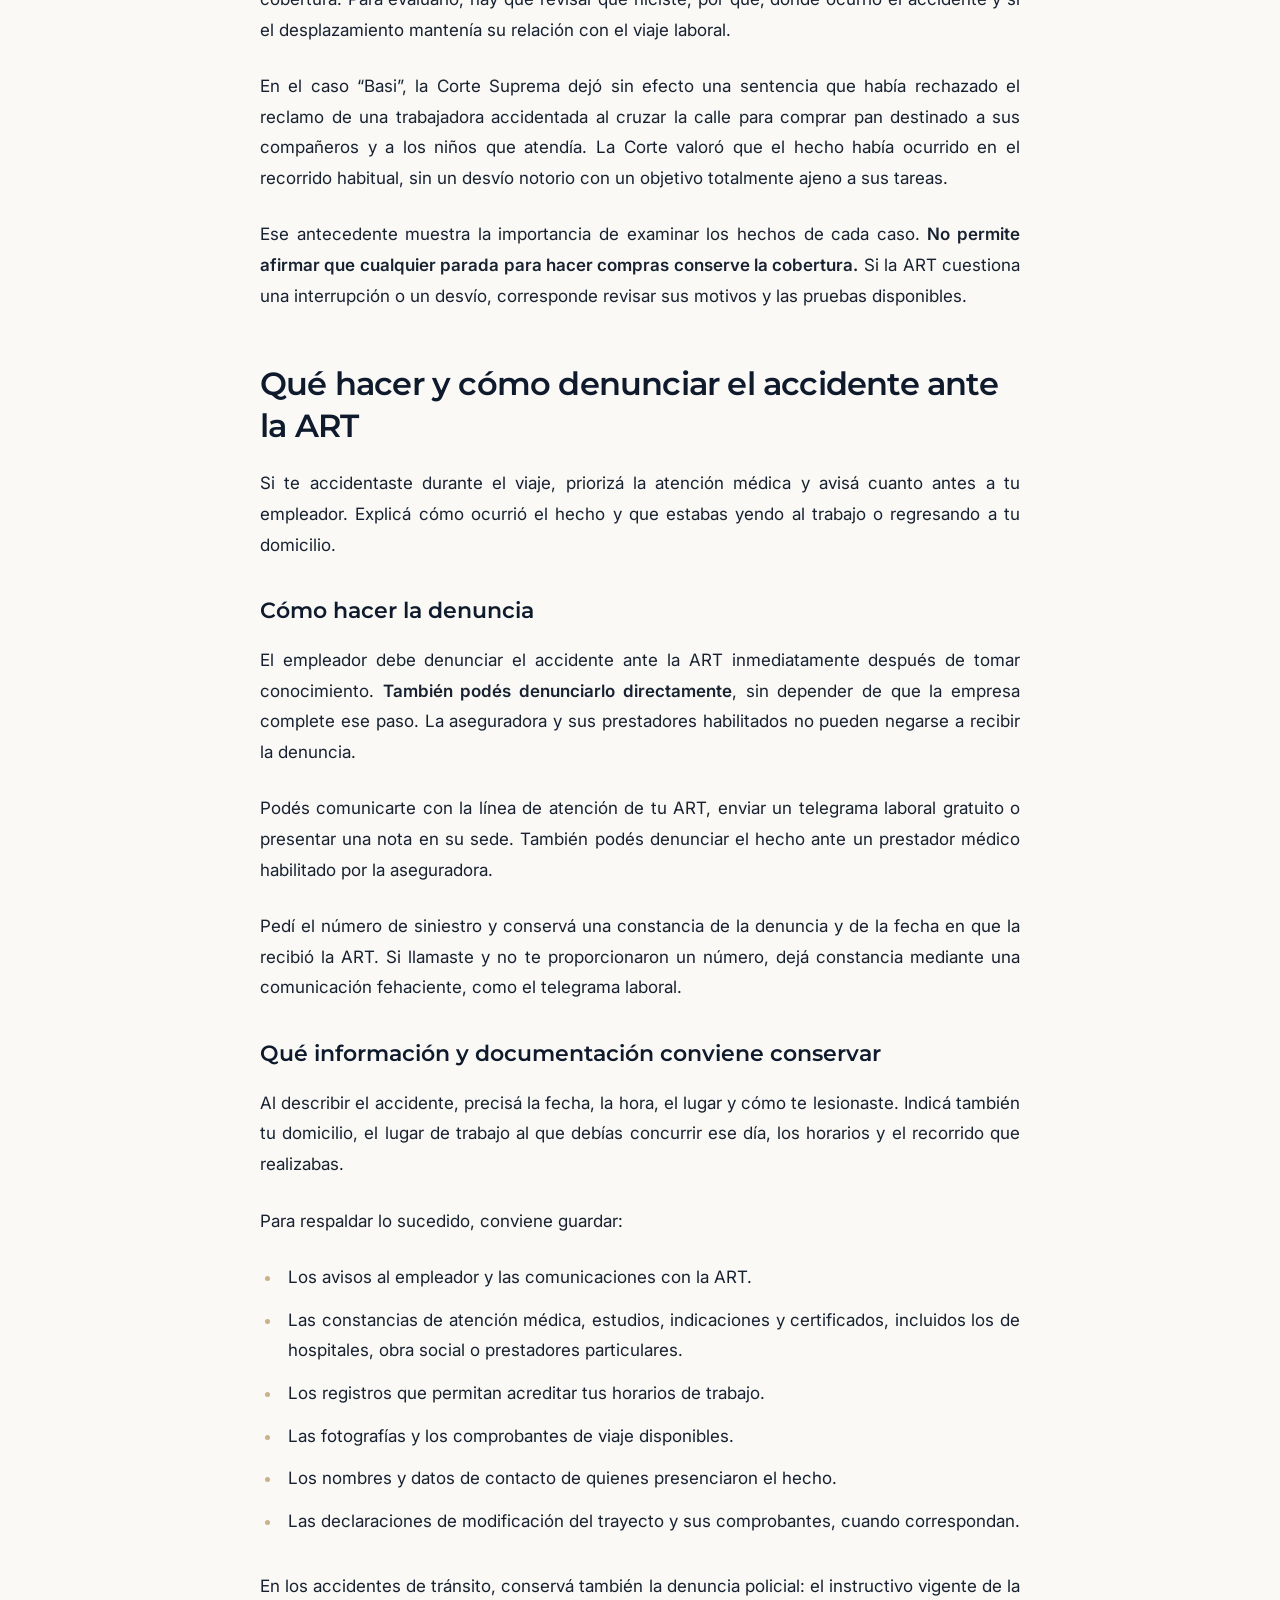
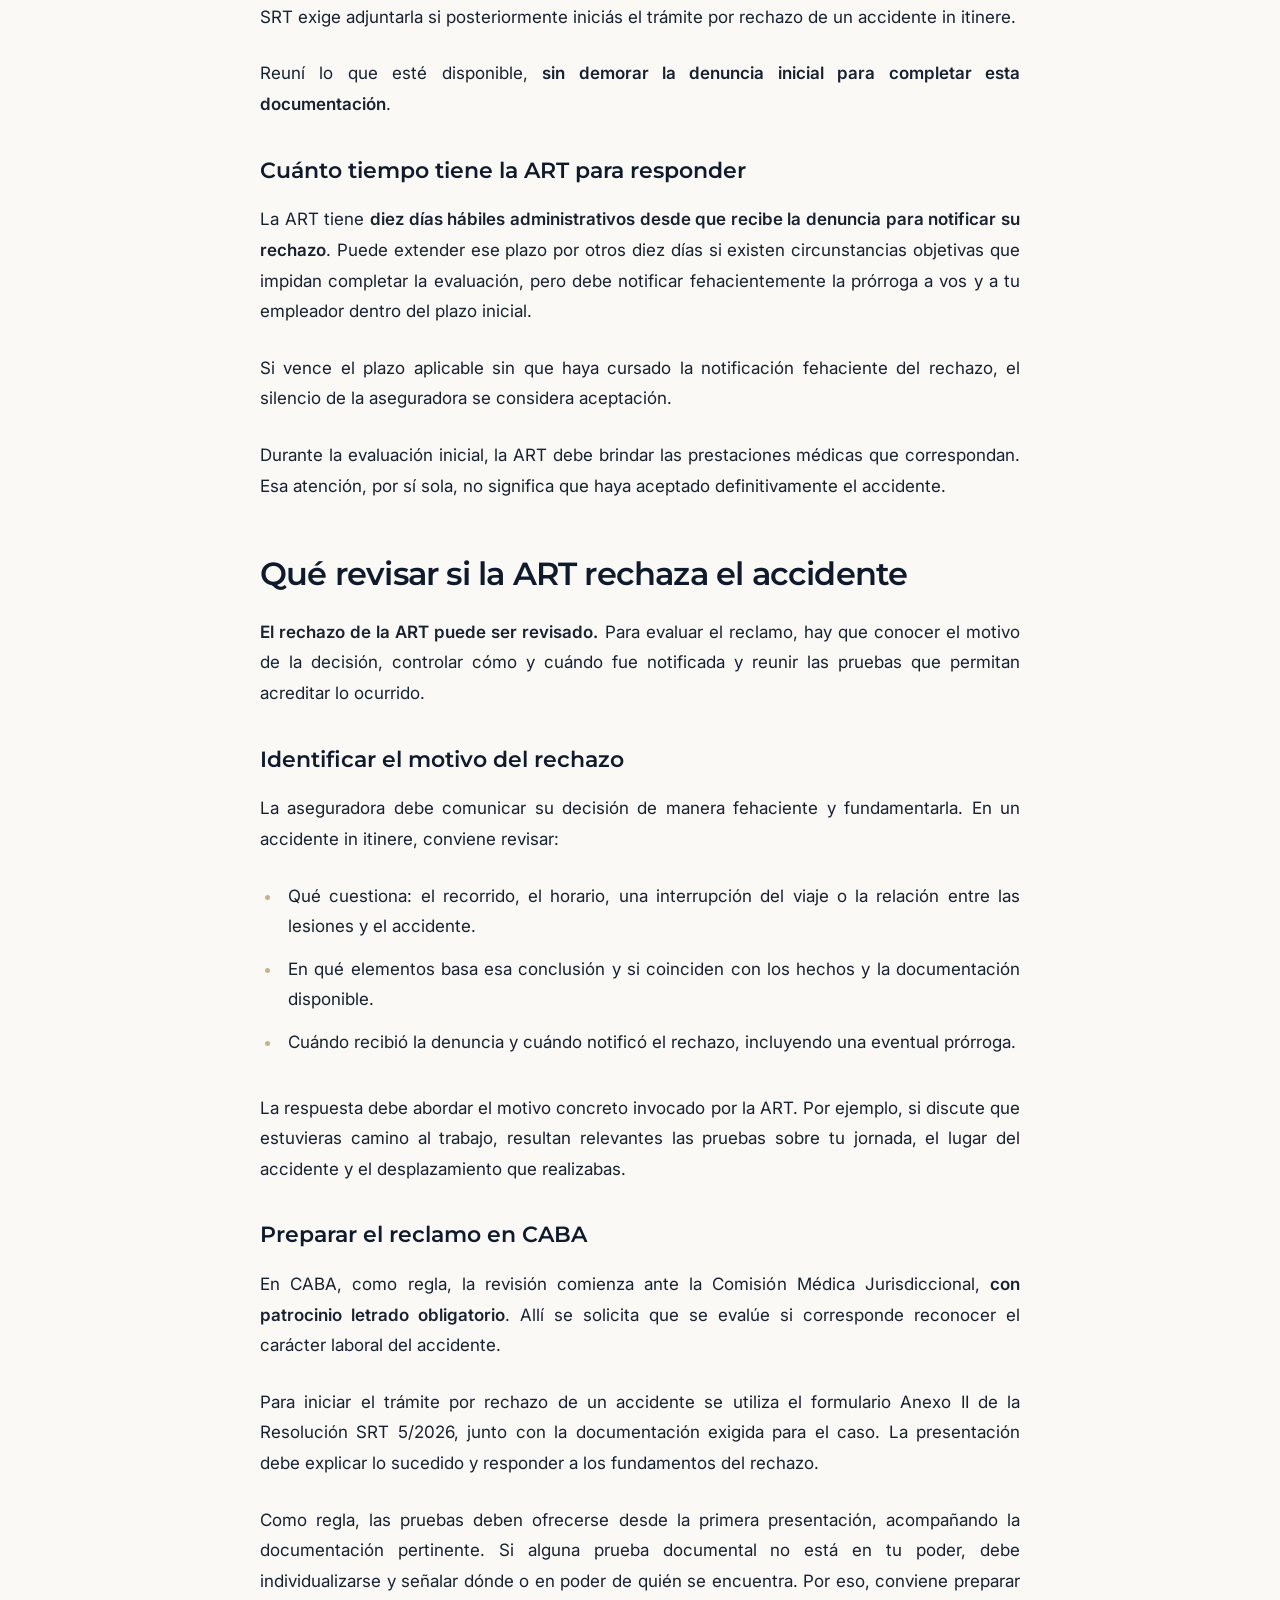
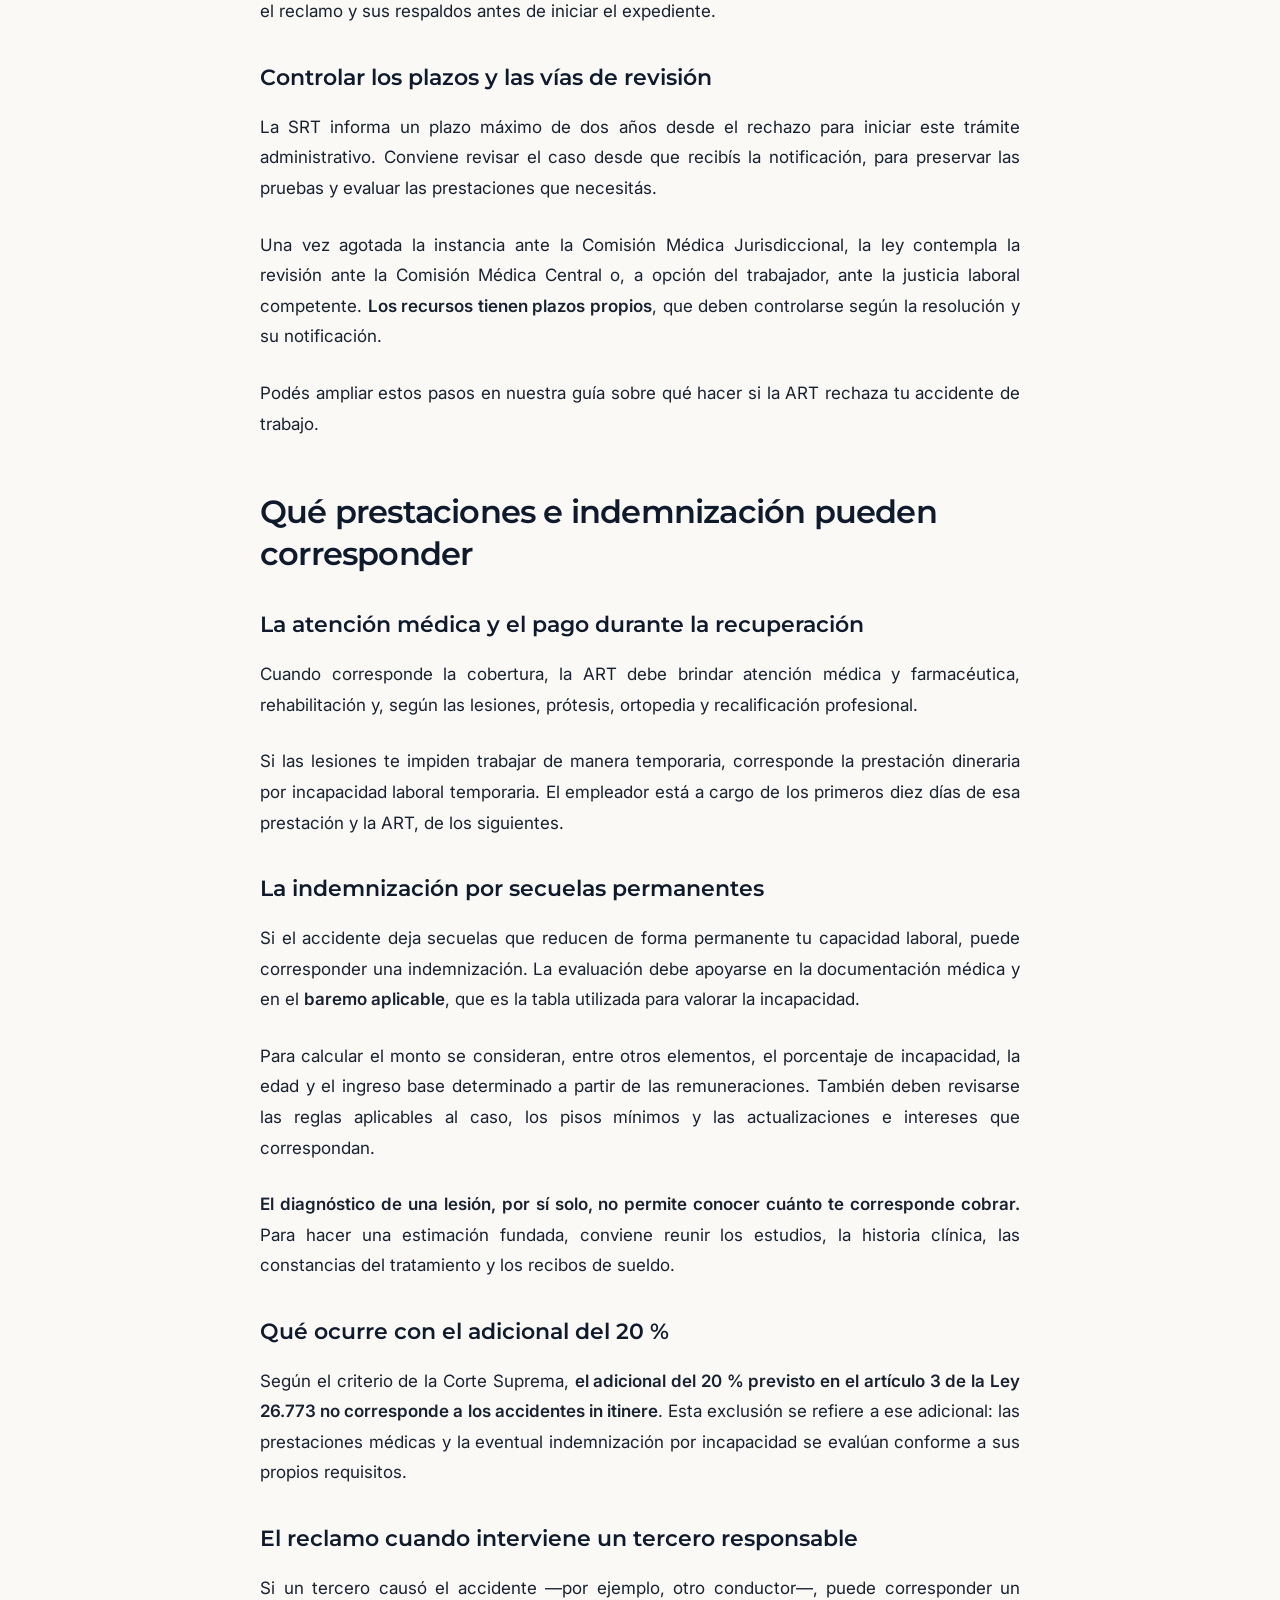
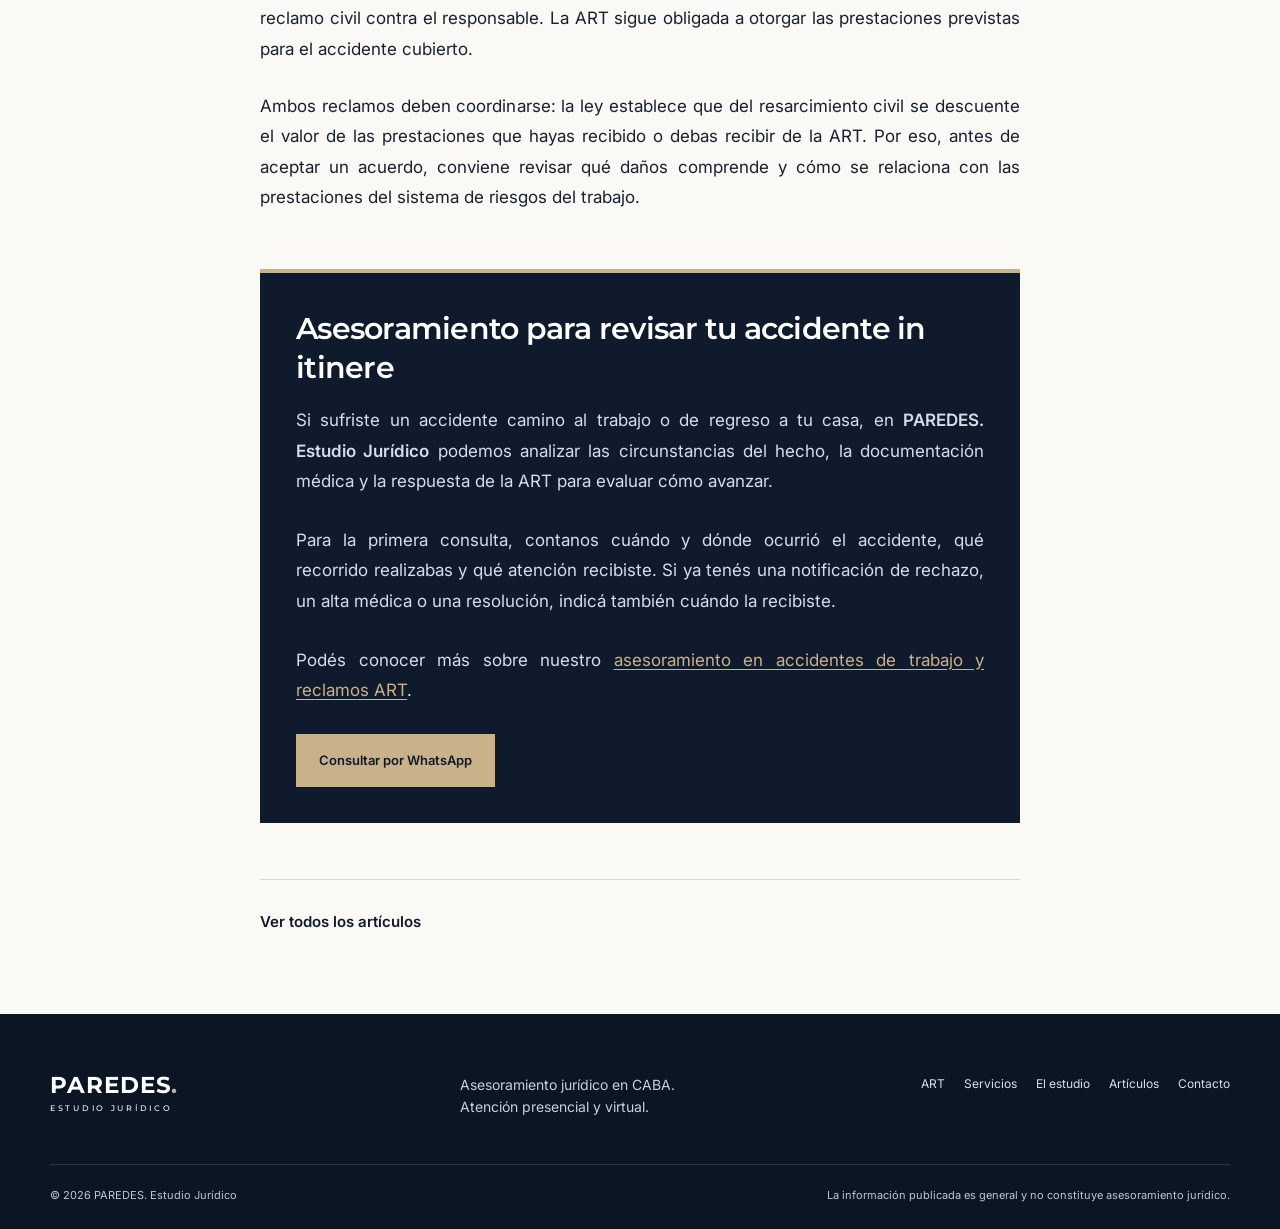
<file: articulos/accidente-in-itinere/index.html>
<!DOCTYPE html>
<html lang="es">
<head>
  <!-- Google Analytics 4: PAREDES. -->
  <script async src="https://www.googletagmanager.com/gtag/js?id=G-R6PEJ52KYV"></script>
  <script>
    window.dataLayer = window.dataLayer || [];
    function gtag(){dataLayer.push(arguments);}
    gtag('js', new Date());
    gtag('config', 'G-R6PEJ52KYV');
  </script>

  <meta charset="UTF-8">
  <meta name="viewport" content="width=device-width, initial-scale=1">
  <title>Accidente in itinere y ART | PAREDES.</title>
  <meta name="description" content="Conocé cuándo un accidente in itinere puede estar cubierto por la ART, cómo denunciarlo, qué revisar ante un rechazo y de qué depende la indemnización.">
  <meta name="robots" content="index, follow">
  <link rel="canonical" href="https://estudiojuridicoparedes.com.ar/articulos/accidente-in-itinere/">

  <!-- FAVICON -->
  <link rel="icon" href="/favicon.ico" sizes="any">
  <link rel="icon" type="image/png" sizes="96x96" href="/favicon-96x96.png">
  <link rel="apple-touch-icon" sizes="180x180" href="/apple-touch-icon.png">

  <!-- OPEN GRAPH -->
  <meta property="og:locale" content="es_AR">
  <meta property="og:type" content="article">
  <meta property="og:site_name" content="PAREDES. Estudio Jurídico">
  <meta property="og:title" content="Accidente in itinere y ART | PAREDES.">
  <meta property="og:description" content="Conocé cuándo un accidente in itinere puede estar cubierto por la ART, cómo denunciarlo, qué revisar ante un rechazo y de qué depende la indemnización.">
  <meta property="og:url" content="https://estudiojuridicoparedes.com.ar/articulos/accidente-in-itinere/">

  <!-- X / TWITTER -->
  <meta name="twitter:card" content="summary">
  <meta name="twitter:title" content="Accidente in itinere y ART | PAREDES.">
  <meta name="twitter:description" content="Conocé cuándo un accidente in itinere puede estar cubierto por la ART, cómo denunciarlo, qué revisar ante un rechazo y de qué depende la indemnización.">
  <meta name="theme-color" content="#0F1B2D">

  <!-- FUENTES -->
  <link rel="preconnect" href="https://fonts.googleapis.com">
  <link rel="preconnect" href="https://fonts.gstatic.com" crossorigin>
  <link href="https://fonts.googleapis.com/css2?family=Inter:wght@400;500;600&amp;family=Montserrat:wght@500;600;700&amp;display=swap" rel="stylesheet">

  <!-- CSS -->
  <link rel="stylesheet" href="/styles.css?v=20261014-armonia">

  <!-- DATOS ESTRUCTURADOS -->
  <script type="application/ld+json">
{
  "@context": "https://schema.org",
  "@type": "Article",
  "@id": "https://estudiojuridicoparedes.com.ar/articulos/accidente-in-itinere/#article",
  "headline": "Accidente in itinere y ART",
  "description": "Conocé cuándo un accidente in itinere puede estar cubierto por la ART, cómo denunciarlo, qué revisar ante un rechazo y de qué depende la indemnización.",
  "inLanguage": "es-AR",
  "datePublished": "2026-10-06",
  "dateModified": "2026-10-06",
  "mainEntityOfPage": {
    "@type": "WebPage",
    "@id": "https://estudiojuridicoparedes.com.ar/articulos/accidente-in-itinere/",
    "lastReviewed": "2026-10-05"
  },
  "author": {
    "@type": "Person",
    "name": "Christian Paredes"
  },
  "publisher": {
    "@type": "Organization",
    "name": "PAREDES. Estudio Jurídico",
    "url": "https://estudiojuridicoparedes.com.ar/"
  }
}
  </script>
</head>
<body class="site-page editorial-page">

<a class="skip-link" href="#contenido">
  Saltar al contenido
</a>
<header class="header" id="inicio">
    <div class="container header-inner">
      <a class="brand" href="/" aria-label="Paredes Estudio Jurídico, inicio">
        <span class="brand-name">PAREDES<span>.</span></span>
        <span class="brand-subtitle">ESTUDIO JURÍDICO</span>
      </a>
      <button class="menu-button" type="button" aria-label="Abrir menú" aria-expanded="false" aria-controls="navigation">
        <span></span><span></span>
      </button>
      <nav class="navigation" id="navigation" aria-label="Navegación principal">
        <a href="/art/">ART</a>
        <a href="/#casos">Servicios</a>
        <a href="/#estudio">El estudio</a>
        <a href="/#calculadora">Calculá tu indemnización</a>
        <a href="/articulos/">Artículos</a>
        <a class="nav-contact whatsapp-link" href="https://wa.me/5491141937153?text=Hola%2C%20quisiera%20realizar%20una%20consulta%20con%20PAREDES.%20Estudio%20Jur%C3%ADdico." data-message="Hola, quisiera realizar una consulta con PAREDES. Estudio Jurídico." target="_blank" rel="noopener noreferrer">Consultar por WhatsApp</a>
      </nav>
    </div>
  </header>
<main id="contenido">
  <article class="article-page">
    <header class="article-hero">
      <div class="container article-hero-inner">
        <a class="article-back" href="/articulos/">← Todos los artículos</a>
        <div class="article-category">ART · ACCIDENTES DE TRABAJO</div>
        <h1>Accidente in itinere y ART</h1>
        <p class="article-lead">Si te accidentaste mientras ibas al trabajo o volvías a tu casa, el hecho puede estar cubierto por la ART como un <strong>accidente in itinere</strong>. Para determinarlo, hay que analizar cómo ocurrió y su relación con el viaje entre tu domicilio y el trabajo, incluyendo el recorrido, los horarios y las posibles interrupciones o modificaciones.</p>
        <div class="article-byline">
          <div>
            <span>AUTOR</span>
            <strong>Christian Paredes</strong>
            <small class="article-author-credential">Abogado · Universidad de Buenos Aires</small>
          </div>
          <div>
            <span>PUBLICADO</span>
            <time datetime="2026-10-06">6 de octubre de 2026</time>
          </div>
          <div>
            <span>REVISIÓN EDITORIAL</span>
            <time datetime="2026-10-05">5 de octubre de 2026</time>
          </div>
        </div>
      </div>
    </header>

    <div class="article-body">
      <div class="article-content">
        <p>La cobertura comprende atención médica, rehabilitación y prestaciones económicas cuando se cumplen sus requisitos. Si el accidente deja secuelas que reducen de manera permanente tu capacidad laboral, puede corresponder una indemnización.</p>

        <p>En esta guía te explicamos qué circunstancias se tienen en cuenta para evaluar el trayecto, cómo denunciar el accidente, qué documentación conviene conservar y qué revisar si la ART rechaza la cobertura. También veremos de qué depende una eventual indemnización.</p>

        <h2>Qué es un accidente in itinere</h2>

        <p>Un accidente in itinere es un hecho súbito y violento que ocurre durante el trayecto entre tu domicilio y tu lugar de trabajo, tanto cuando vas a trabajar como cuando regresás. La Ley de Riesgos del Trabajo lo contempla entre los accidentes cubiertos, aunque suceda fuera del establecimiento y del horario de tareas.</p>

        <p>Para que corresponda ese encuadre, el viaje debe mantener su conexión con el trabajo. La ley establece condiciones sobre las interrupciones y los cambios de recorrido por motivos ajenos a la actividad laboral. También contempla modificaciones por estudio, concurrencia a otro empleo o atención de determinados familiares enfermos, con requisitos que explicamos en el apartado siguiente.</p>

        <p>Por ejemplo, si te lesionás al bajar del colectivo mientras te dirigís a tu trabajo, el hecho puede encuadrar como accidente in itinere. Para evaluarlo, habrá que considerar dónde y cuándo ocurrió, de dónde venías, hacia dónde ibas y las demás circunstancias del viaje.</p>

        <h3>La diferencia con un accidente durante las tareas</h3>

        <p>Los desplazamientos que realizás para cumplir una tarea también pueden dar lugar a un accidente laboral. Si sufrís un choque mientras hacés una entrega para tu empleador, corresponde analizar el hecho en relación con la actividad que estabas realizando. Que haya ocurrido en la calle no lo convierte, por sí solo, en un accidente in itinere.</p>

        <h2>Cómo se analiza el recorrido y el horario del accidente</h2>

        <h3>El trayecto, la duración del viaje y el transporte</h3>

        <p><strong>La normativa no fija una cantidad única de minutos u horas para el viaje entre tu domicilio y el trabajo.</strong> Para evaluar el accidente, se relacionan el lugar y la hora en que ocurrió con tu jornada laboral, la distancia y el medio de transporte utilizado.</p>

        <p>Por eso, conviene precisar de dónde saliste, hacia dónde ibas y qué recorrido realizabas. Si hubo una demora del colectivo, una calle cortada u otra circunstancia que modificó el viaje, explicarla y conservar elementos que permitan acreditarla puede ayudar a reconstruir lo sucedido.</p>

        <p>El decreto reglamentario exige que el accidente ocurra en un trayecto directo e inmediato entre el trabajo y el domicilio o los destinos especiales que admite la normativa. Ese requisito debe analizarse junto con las circunstancias concretas del traslado.</p>

        <h3>Cambios de trayecto por estudio, otro empleo o atención de un familiar</h3>

        <p>La ley contempla modificaciones del recorrido por tres motivos:</p>

        <ul>
          <li>Razones de estudio.</li>
          <li>Concurrencia a otro empleo.</li>
          <li>Atención de un familiar directo enfermo y no conviviente.</li>
        </ul>

        <p>Para estos supuestos, prevé una <strong>declaración por escrito ante el empleador</strong>, quien debe comunicarla a la ART dentro de las 72 horas. Si el empleador te solicita el certificado que respalda el motivo declarado, debés presentarlo dentro de los tres días hábiles desde ese requerimiento.</p>

        <p>La reglamentación incluye como familiares directos a los parientes por consanguinidad o afinidad hasta el segundo grado. También contempla al familiar que habitualmente convive con vos, pero que se encuentra en otro lugar por una causa debidamente justificada.</p>

        <h3>Qué ocurre si viajás de un trabajo a otro</h3>

        <p>Cuando el cambio de recorrido se debe a otro empleo, la declaración debe realizarse <strong>antes de modificar el itinerario y ante cada uno de tus empleadores</strong>.</p>

        <p>Si el accidente ocurre durante el traslado entre ambos trabajos, en principio debe otorgar las prestaciones la ART del empleo al que te dirigías. Por eso, es importante identificar ambos lugares de trabajo y cuál era tu destino al momento del hecho.</p>

        <h3>Cómo influyen las paradas y los desvíos</h3>

        <p>Una interrupción o un cambio de recorrido por motivos ajenos al trabajo puede afectar la cobertura. Para evaluarlo, hay que revisar qué hiciste, por qué, dónde ocurrió el accidente y si el desplazamiento mantenía su relación con el viaje laboral.</p>

        <p>En el caso “Basi”, la Corte Suprema dejó sin efecto una sentencia que había rechazado el reclamo de una trabajadora accidentada al cruzar la calle para comprar pan destinado a sus compañeros y a los niños que atendía. La Corte valoró que el hecho había ocurrido en el recorrido habitual, sin un desvío notorio con un objetivo totalmente ajeno a sus tareas.</p>

        <p>Ese antecedente muestra la importancia de examinar los hechos de cada caso. <strong>No permite afirmar que cualquier parada para hacer compras conserve la cobertura.</strong> Si la ART cuestiona una interrupción o un desvío, corresponde revisar sus motivos y las pruebas disponibles.</p>

        <h2>Qué hacer y cómo denunciar el accidente ante la ART</h2>

        <p>Si te accidentaste durante el viaje, priorizá la atención médica y avisá cuanto antes a tu empleador. Explicá cómo ocurrió el hecho y que estabas yendo al trabajo o regresando a tu domicilio.</p>

        <h3>Cómo hacer la denuncia</h3>

        <p>El empleador debe denunciar el accidente ante la ART inmediatamente después de tomar conocimiento. <strong>También podés denunciarlo directamente</strong>, sin depender de que la empresa complete ese paso. La aseguradora y sus prestadores habilitados no pueden negarse a recibir la denuncia.</p>

        <p>Podés comunicarte con la línea de atención de tu ART, enviar un telegrama laboral gratuito o presentar una nota en su sede. También podés denunciar el hecho ante un prestador médico habilitado por la aseguradora.</p>

        <p>Pedí el número de siniestro y conservá una constancia de la denuncia y de la fecha en que la recibió la ART. Si llamaste y no te proporcionaron un número, dejá constancia mediante una comunicación fehaciente, como el telegrama laboral.</p>

        <h3>Qué información y documentación conviene conservar</h3>

        <p>Al describir el accidente, precisá la fecha, la hora, el lugar y cómo te lesionaste. Indicá también tu domicilio, el lugar de trabajo al que debías concurrir ese día, los horarios y el recorrido que realizabas.</p>

        <p>Para respaldar lo sucedido, conviene guardar:</p>

        <ul>
          <li>Los avisos al empleador y las comunicaciones con la ART.</li>
          <li>Las constancias de atención médica, estudios, indicaciones y certificados, incluidos los de hospitales, obra social o prestadores particulares.</li>
          <li>Los registros que permitan acreditar tus horarios de trabajo.</li>
          <li>Las fotografías y los comprobantes de viaje disponibles.</li>
          <li>Los nombres y datos de contacto de quienes presenciaron el hecho.</li>
          <li>Las declaraciones de modificación del trayecto y sus comprobantes, cuando correspondan.</li>
        </ul>

        <p>En los accidentes de tránsito, conservá también la denuncia policial: el instructivo vigente de la SRT exige adjuntarla si posteriormente iniciás el trámite por rechazo de un accidente in itinere.</p>

        <p>Reuní lo que esté disponible, <strong>sin demorar la denuncia inicial para completar esta documentación</strong>.</p>

        <h3>Cuánto tiempo tiene la ART para responder</h3>

        <p>La ART tiene <strong>diez días hábiles administrativos desde que recibe la denuncia para notificar su rechazo</strong>. Puede extender ese plazo por otros diez días si existen circunstancias objetivas que impidan completar la evaluación, pero debe notificar fehacientemente la prórroga a vos y a tu empleador dentro del plazo inicial.</p>

        <p>Si vence el plazo aplicable sin que haya cursado la notificación fehaciente del rechazo, el silencio de la aseguradora se considera aceptación.</p>

        <p>Durante la evaluación inicial, la ART debe brindar las prestaciones médicas que correspondan. Esa atención, por sí sola, no significa que haya aceptado definitivamente el accidente.</p>

        <h2>Qué revisar si la ART rechaza el accidente</h2>

        <p><strong>El rechazo de la ART puede ser revisado.</strong> Para evaluar el reclamo, hay que conocer el motivo de la decisión, controlar cómo y cuándo fue notificada y reunir las pruebas que permitan acreditar lo ocurrido.</p>

        <h3>Identificar el motivo del rechazo</h3>

        <p>La aseguradora debe comunicar su decisión de manera fehaciente y fundamentarla. En un accidente in itinere, conviene revisar:</p>

        <ul>
          <li>Qué cuestiona: el recorrido, el horario, una interrupción del viaje o la relación entre las lesiones y el accidente.</li>
          <li>En qué elementos basa esa conclusión y si coinciden con los hechos y la documentación disponible.</li>
          <li>Cuándo recibió la denuncia y cuándo notificó el rechazo, incluyendo una eventual prórroga.</li>
        </ul>

        <p>La respuesta debe abordar el motivo concreto invocado por la ART. Por ejemplo, si discute que estuvieras camino al trabajo, resultan relevantes las pruebas sobre tu jornada, el lugar del accidente y el desplazamiento que realizabas.</p>

        <h3>Preparar el reclamo en CABA</h3>

        <p>En CABA, como regla, la revisión comienza ante la Comisión Médica Jurisdiccional, <strong>con patrocinio letrado obligatorio</strong>. Allí se solicita que se evalúe si corresponde reconocer el carácter laboral del accidente.</p>

        <p>Para iniciar el trámite por rechazo de un accidente se utiliza el formulario Anexo II de la Resolución SRT 5/2026, junto con la documentación exigida para el caso. La presentación debe explicar lo sucedido y responder a los fundamentos del rechazo.</p>

        <p>Como regla, las pruebas deben ofrecerse desde la primera presentación, acompañando la documentación pertinente. Si alguna prueba documental no está en tu poder, debe individualizarse y señalar dónde o en poder de quién se encuentra. Por eso, conviene preparar el reclamo y sus respaldos antes de iniciar el expediente.</p>

        <h3>Controlar los plazos y las vías de revisión</h3>

        <p>La SRT informa un plazo máximo de dos años desde el rechazo para iniciar este trámite administrativo. Conviene revisar el caso desde que recibís la notificación, para preservar las pruebas y evaluar las prestaciones que necesitás.</p>

        <p>Una vez agotada la instancia ante la Comisión Médica Jurisdiccional, la ley contempla la revisión ante la Comisión Médica Central o, a opción del trabajador, ante la justicia laboral competente. <strong>Los recursos tienen plazos propios</strong>, que deben controlarse según la resolución y su notificación.</p>

        <p>Podés ampliar estos pasos en nuestra guía sobre <a href="/articulos/rechazo-art/">qué hacer si la ART rechaza tu accidente de trabajo</a>.</p>

        <h2>Qué prestaciones e indemnización pueden corresponder</h2>

        <h3>La atención médica y el pago durante la recuperación</h3>

        <p>Cuando corresponde la cobertura, la ART debe brindar atención médica y farmacéutica, rehabilitación y, según las lesiones, prótesis, ortopedia y recalificación profesional.</p>

        <p>Si las lesiones te impiden trabajar de manera temporaria, corresponde la prestación dineraria por incapacidad laboral temporaria. El empleador está a cargo de los primeros diez días de esa prestación y la ART, de los siguientes.</p>

        <h3>La indemnización por secuelas permanentes</h3>

        <p>Si el accidente deja secuelas que reducen de forma permanente tu capacidad laboral, puede corresponder una indemnización. La evaluación debe apoyarse en la documentación médica y en el <strong>baremo aplicable</strong>, que es la tabla utilizada para valorar la incapacidad.</p>

        <p>Para calcular el monto se consideran, entre otros elementos, el porcentaje de incapacidad, la edad y el ingreso base determinado a partir de las remuneraciones. También deben revisarse las reglas aplicables al caso, los pisos mínimos y las actualizaciones e intereses que correspondan.</p>

        <p><strong>El diagnóstico de una lesión, por sí solo, no permite conocer cuánto te corresponde cobrar.</strong> Para hacer una estimación fundada, conviene reunir los estudios, la historia clínica, las constancias del tratamiento y los recibos de sueldo.</p>

        <h3>Qué ocurre con el adicional del 20 %</h3>

        <p>Según el criterio de la Corte Suprema, <strong>el adicional del 20 % previsto en el artículo 3 de la Ley 26.773 no corresponde a los accidentes in itinere</strong>. Esta exclusión se refiere a ese adicional: las prestaciones médicas y la eventual indemnización por incapacidad se evalúan conforme a sus propios requisitos.</p>

        <h3>El reclamo cuando interviene un tercero responsable</h3>

        <p>Si un tercero causó el accidente —por ejemplo, otro conductor—, puede corresponder un reclamo civil contra el responsable. La ART sigue obligada a otorgar las prestaciones previstas para el accidente cubierto.</p>

        <p>Ambos reclamos deben coordinarse: la ley establece que del resarcimiento civil se descuente el valor de las prestaciones que hayas recibido o debas recibir de la ART. Por eso, antes de aceptar un acuerdo, conviene revisar qué daños comprende y cómo se relaciona con las prestaciones del sistema de riesgos del trabajo.</p>

        <aside class="article-cta">

        <h2>Asesoramiento para revisar tu accidente in itinere</h2>

        <p>Si sufriste un accidente camino al trabajo o de regreso a tu casa, en <strong>PAREDES. Estudio Jurídico</strong> podemos analizar las circunstancias del hecho, la documentación médica y la respuesta de la ART para evaluar cómo avanzar.</p>

        <p>Para la primera consulta, contanos cuándo y dónde ocurrió el accidente, qué recorrido realizabas y qué atención recibiste. Si ya tenés una notificación de rechazo, un alta médica o una resolución, indicá también cuándo la recibiste.</p>

        <p>Podés conocer más sobre nuestro <a href="/art/">asesoramiento en accidentes de trabajo y reclamos ART</a>.</p>

        <a class="button button-sand whatsapp-link" href="https://wa.me/5491141937153?text=Hola%2C%20quisiera%20realizar%20una%20consulta%20con%20PAREDES.%20Estudio%20Jur%C3%ADdico." target="_blank" rel="noopener noreferrer">Consultar por WhatsApp</a>
        </aside>

        <div class="article-related">
          <a href="/articulos/">Ver todos los artículos</a>
        </div>
      </div>
    </div>
  </article>
</main>
<footer class="footer">
    <div class="container footer-main">
      <a class="brand" href="/" aria-label="Paredes Estudio Jurídico, inicio">
        <span class="brand-name">PAREDES<span>.</span></span>
        <span class="brand-subtitle">ESTUDIO JURÍDICO</span>
      </a>
      <p>Asesoramiento jurídico en CABA.<br>Atención presencial y virtual.</p>
      <nav aria-label="Navegación del pie de página">
        <a href="/art/">ART</a><a href="/#casos">Servicios</a><a href="/#estudio">El estudio</a><a href="/articulos/">Artículos</a><a href="/#contacto">Contacto</a>
      </nav>
    </div>
    <div class="container footer-bottom">
      <p>© <span id="year"></span> PAREDES. Estudio Jurídico</p>
      <p>La información publicada es general y no constituye asesoramiento jurídico.</p>
    </div>
  </footer>
<a
  class="floating-button whatsapp-link"
  href="https://wa.me/5491141937153?text=Hola%2C%20quisiera%20realizar%20una%20consulta%20con%20PAREDES.%20Estudio%20Jur%C3%ADdico."
  aria-label="Consultar por WhatsApp"
 target="_blank" rel="noopener noreferrer">
  <svg viewBox="0 0 32 32" aria-hidden="true">
    <path d="M27.3 4.7A15.4 15.4 0 0 0 3.1 23.3L1 31l7.9-2.1A15.4 15.4 0 0 0 27.3 4.7Zm-11 23.7a12.8 12.8 0 0 1-6.5-1.8l-.5-.3-4.7 1.2 1.3-4.6-.3-.5a12.8 12.8 0 1 1 10.7 6Zm7-9.6c-.4-.2-2.3-1.1-2.7-1.3-.4-.1-.6-.2-.9.2l-1.2 1.5c-.2.3-.5.3-.9.1-2.3-1.1-3.9-2.1-5.5-4.7-.4-.7.4-.7 1.1-2.2.1-.3.1-.5 0-.7l-1.2-3c-.3-.7-.7-.6-.9-.6h-.8c-.3 0-.7.1-1.1.5-1.3 1.4-2 3.7-.5 6.7 1.8 3.6 4.6 6.3 8.1 7.8 3 1.3 4.2 1.4 5.7.9.9-.3 2.3-1 2.7-1.9.3-.9.3-1.7.2-1.9-.1-.2-.4-.3-.8-.5Z"/>
  </svg>
  <span>WhatsApp</span>
</a>
<script src="/script.js?v=20261014-armonia"></script>
</body>
</html>
</file>
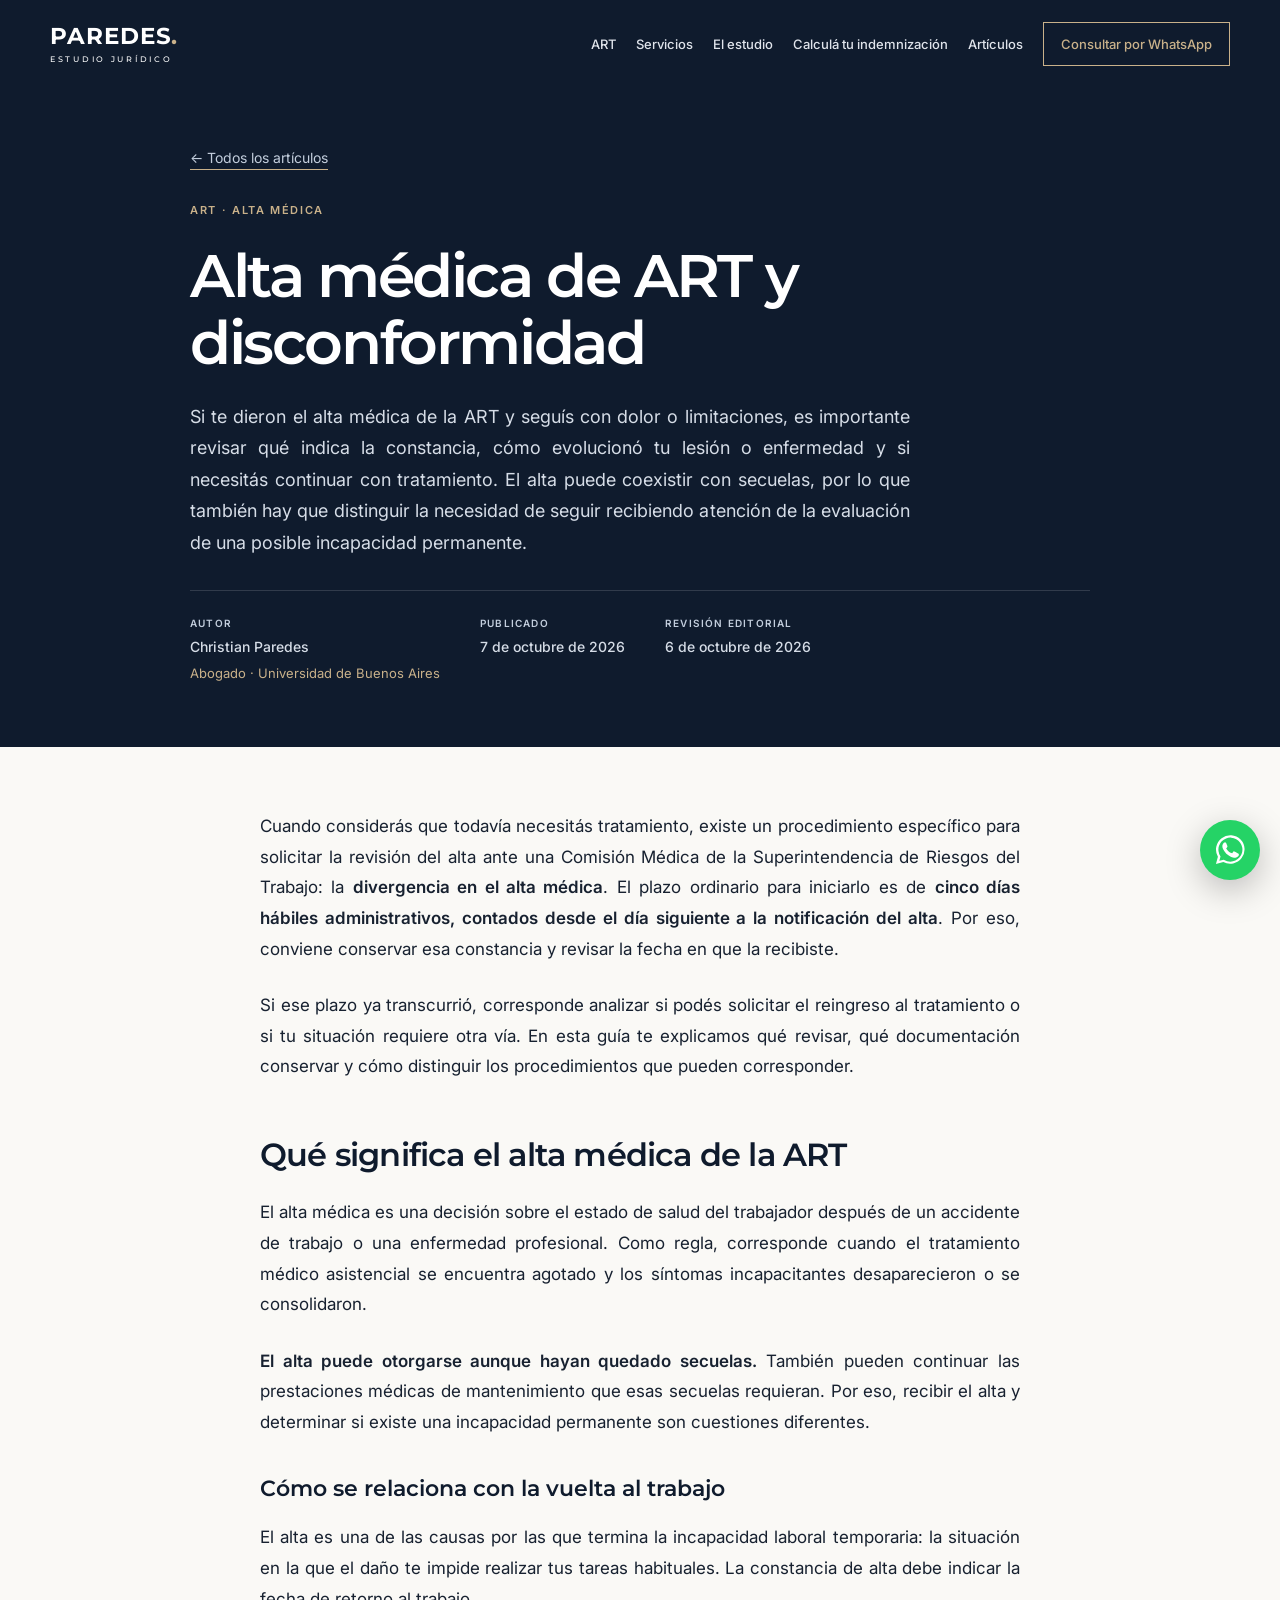
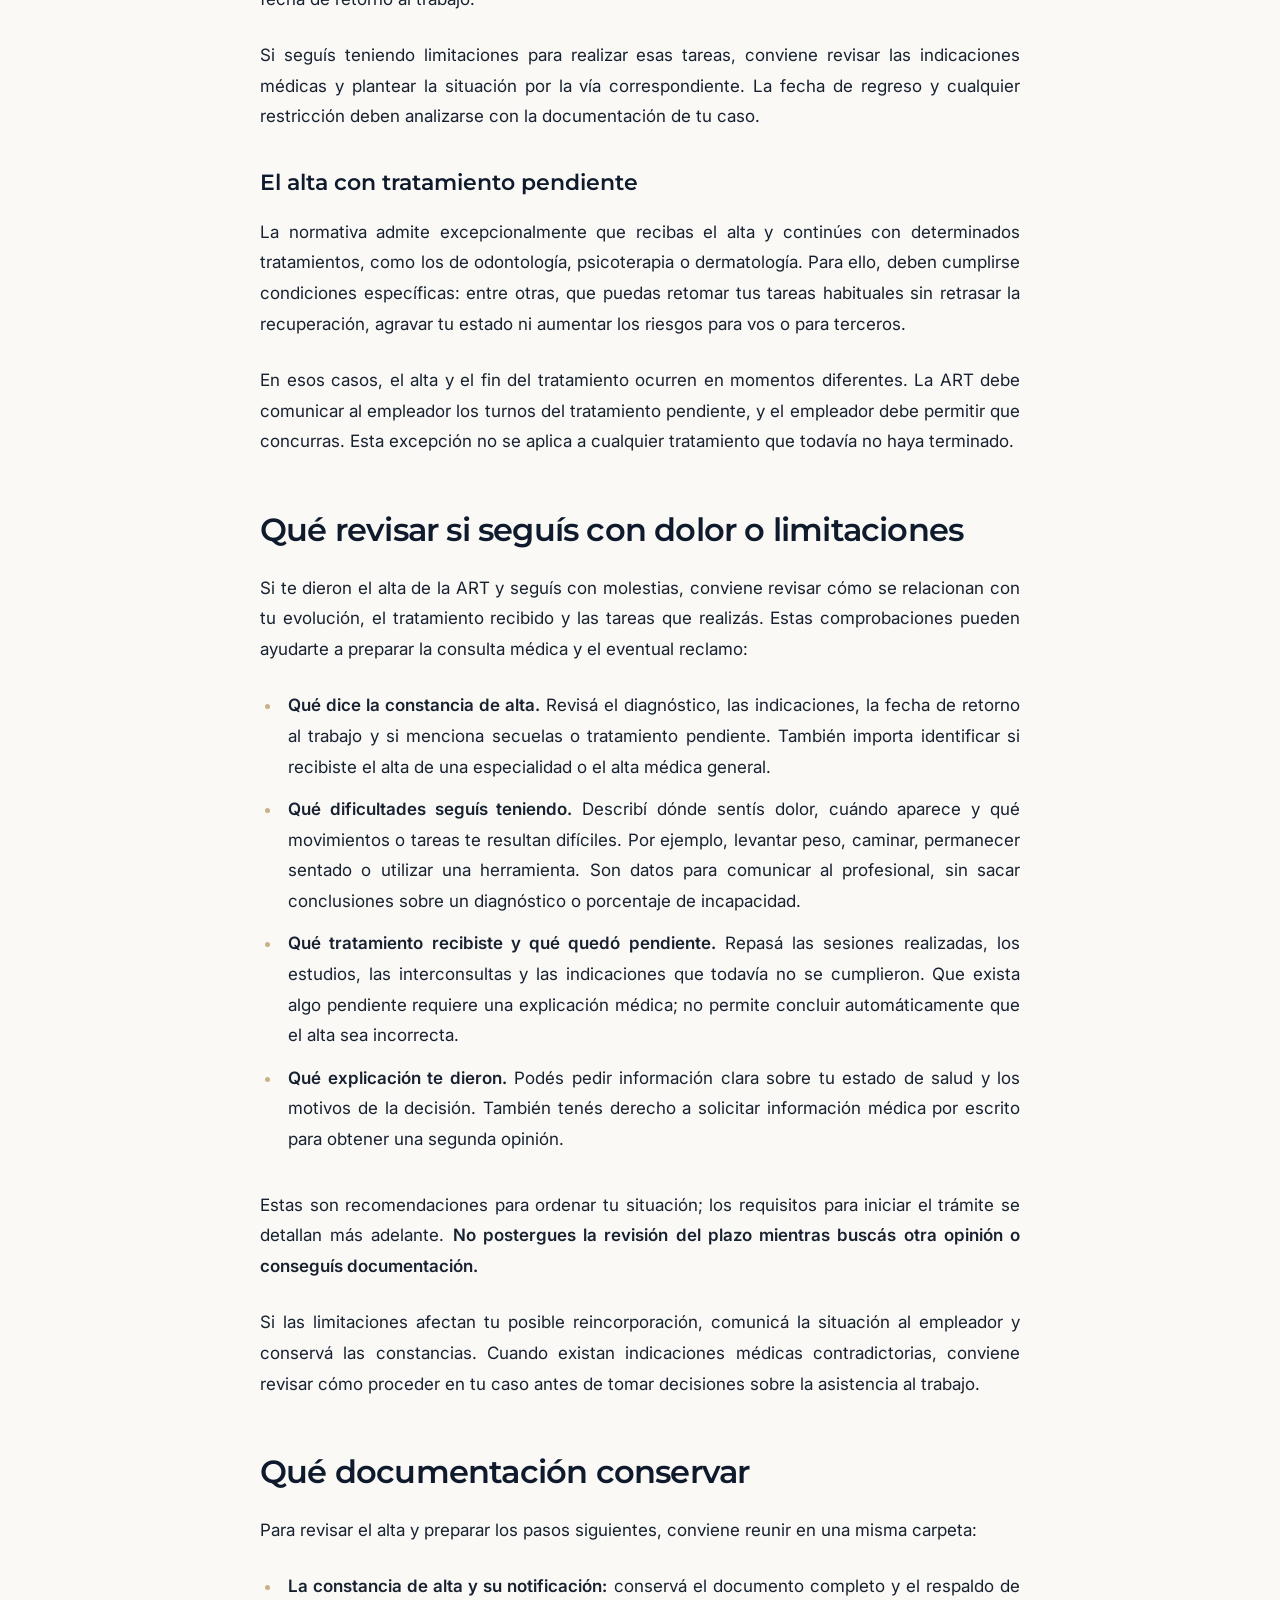
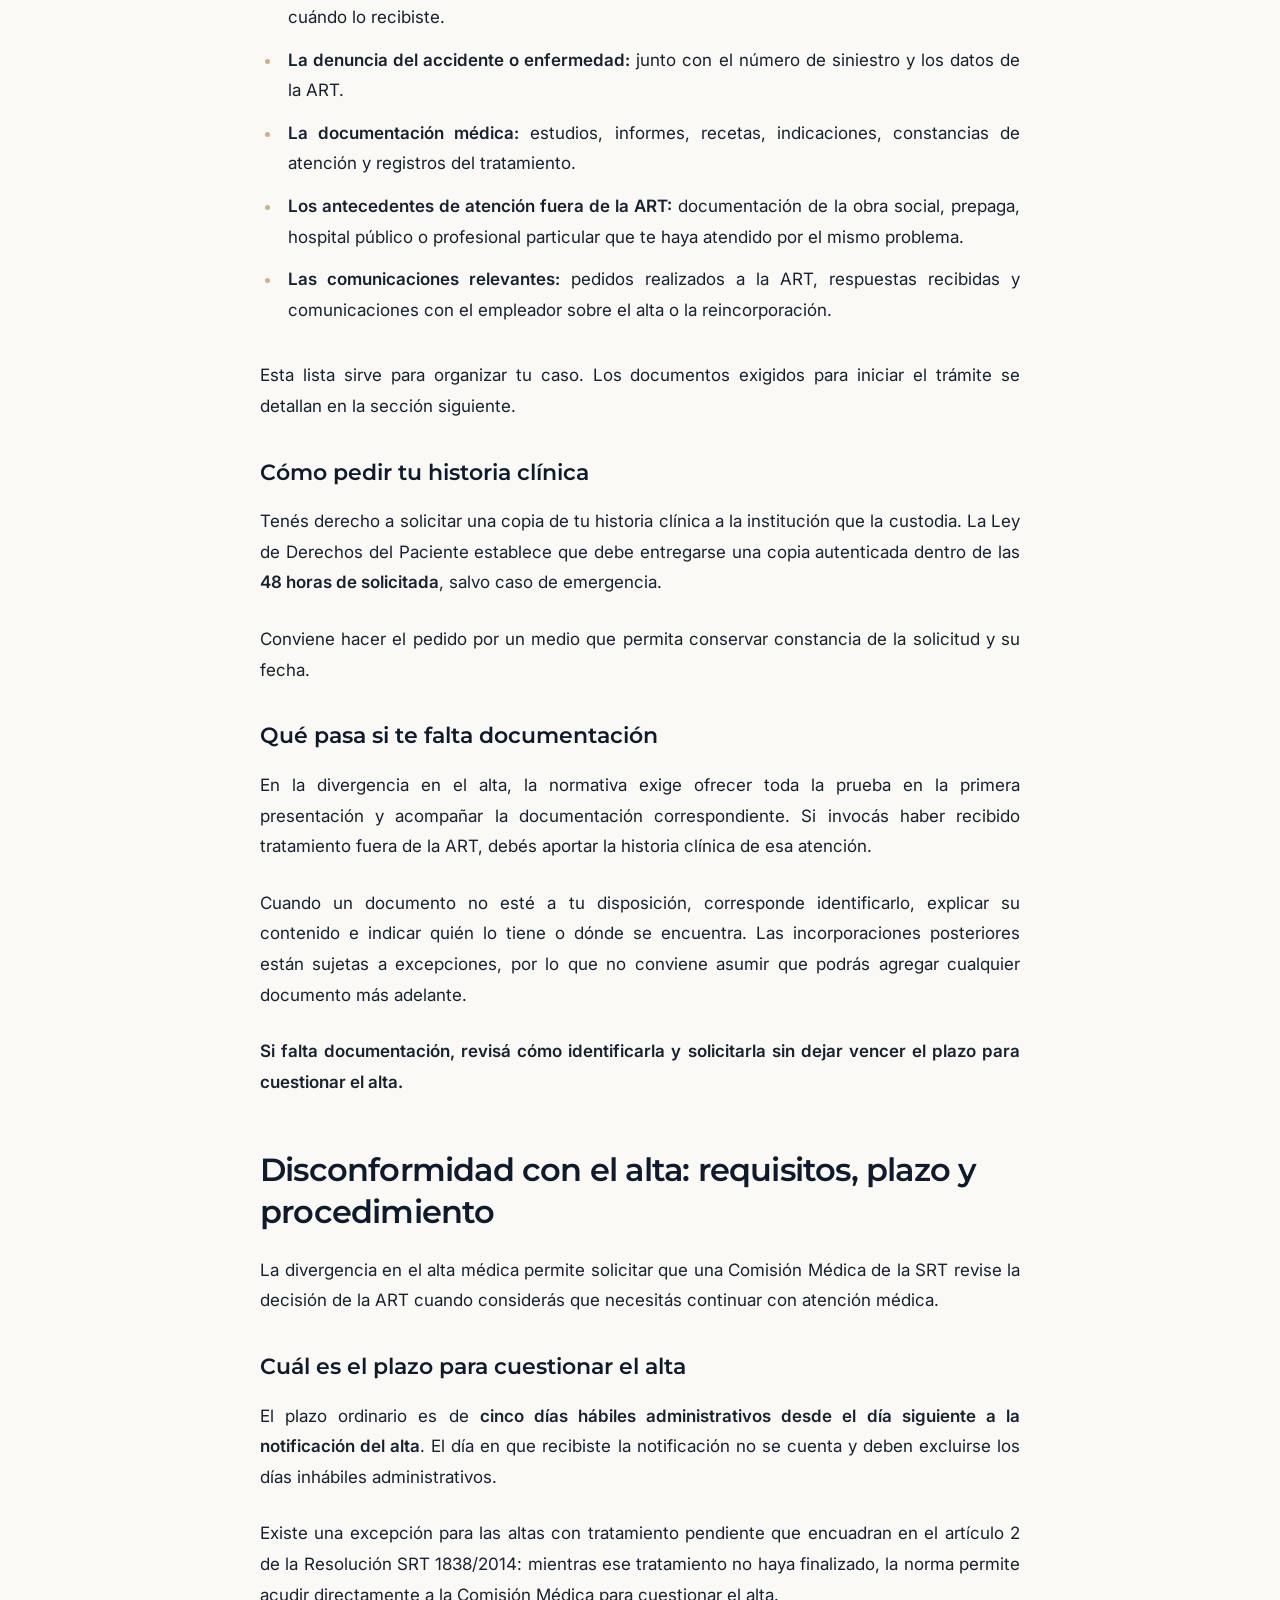
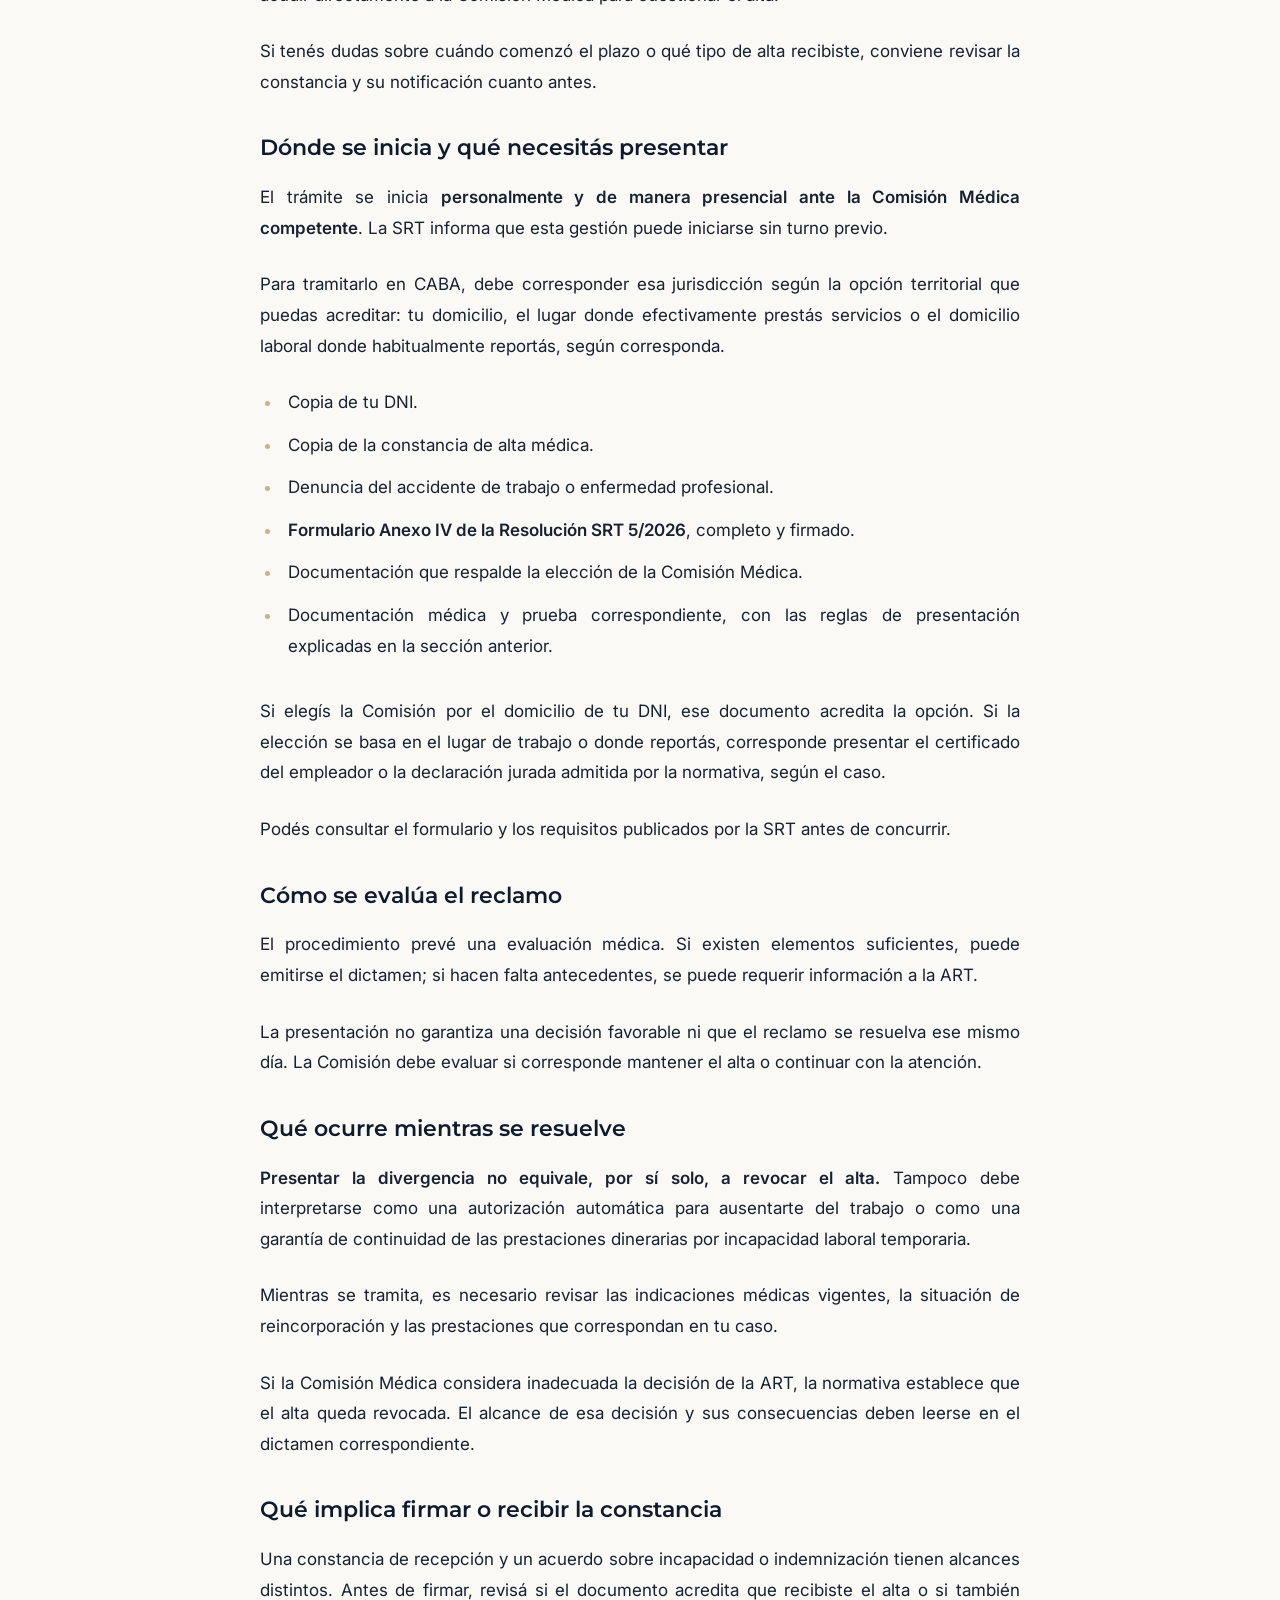
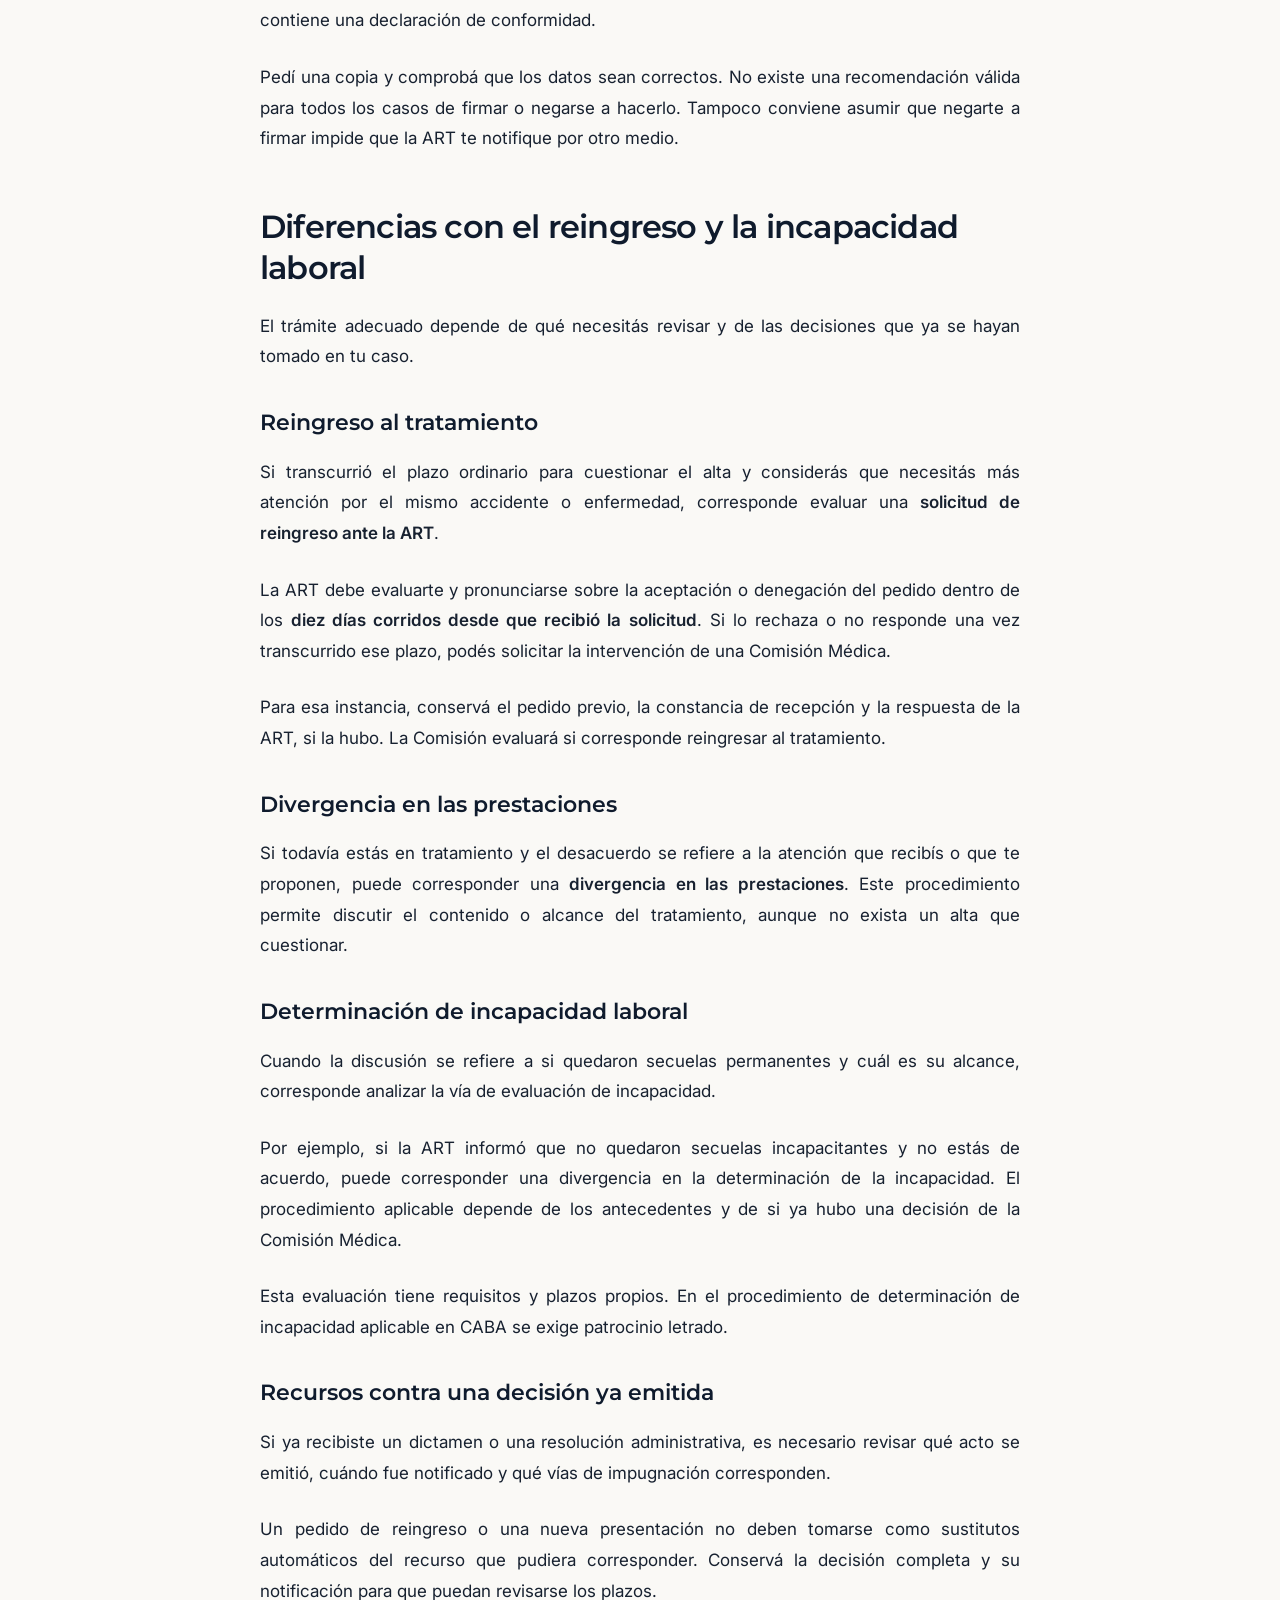
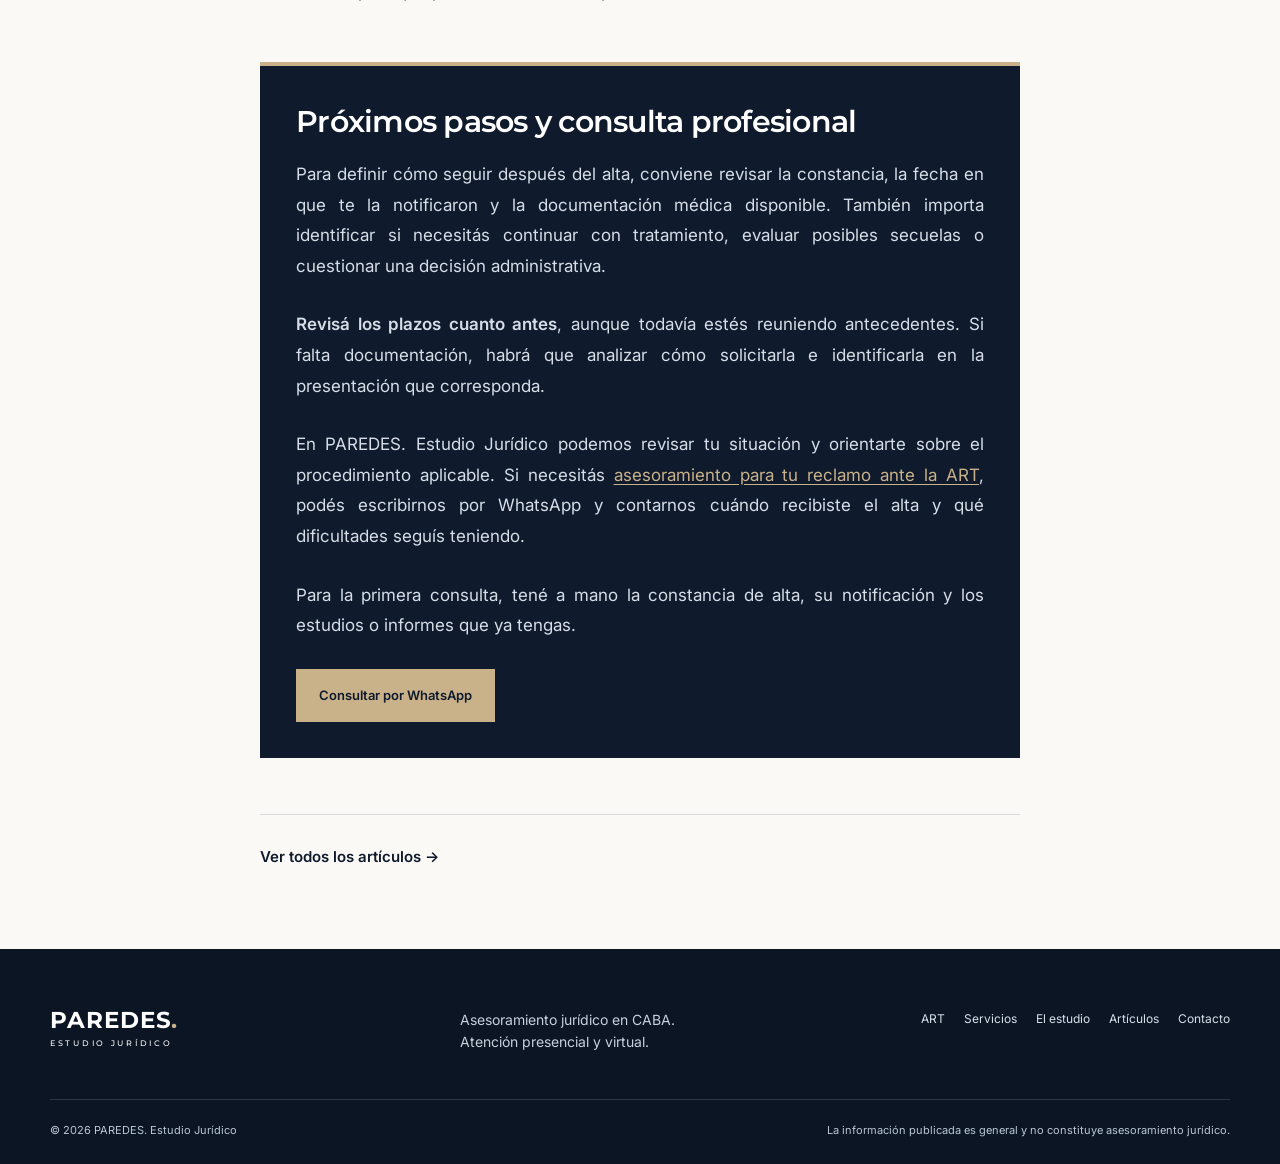
<file: articulos/alta-medica-art/index.html>
<!DOCTYPE html>
<html lang="es">
<head>
  <!-- Google Analytics 4: PAREDES. -->
  <script async src="https://www.googletagmanager.com/gtag/js?id=G-R6PEJ52KYV"></script>
  <script>
    window.dataLayer = window.dataLayer || [];
    function gtag(){dataLayer.push(arguments);}
    gtag('js', new Date());
    gtag('config', 'G-R6PEJ52KYV');
  </script>

  <meta charset="UTF-8">
  <meta name="viewport" content="width=device-width, initial-scale=1">
  <title>Alta médica de ART y disconformidad | PAREDES.</title>
  <meta name="description" content="¿Te dieron el alta médica de la ART y seguís con dolor? Conocé el plazo para cuestionarla, qué documentación reunir y cómo se diferencia del reingreso.">
  <meta name="robots" content="index, follow">
  <link rel="canonical" href="https://estudiojuridicoparedes.com.ar/articulos/alta-medica-art/">

  <!-- FAVICON -->
  <link rel="icon" href="/favicon.ico" sizes="any">
  <link rel="icon" type="image/png" sizes="96x96" href="/favicon-96x96.png">
  <link rel="apple-touch-icon" sizes="180x180" href="/apple-touch-icon.png">

  <!-- OPEN GRAPH -->
  <meta property="og:locale" content="es_AR">
  <meta property="og:type" content="article">
  <meta property="og:site_name" content="PAREDES. Estudio Jurídico">
  <meta property="og:title" content="Alta médica de ART y disconformidad | PAREDES.">
  <meta property="og:description" content="¿Te dieron el alta médica de la ART y seguís con dolor? Conocé el plazo para cuestionarla, qué documentación reunir y cómo se diferencia del reingreso.">
  <meta property="og:url" content="https://estudiojuridicoparedes.com.ar/articulos/alta-medica-art/">

  <!-- X / TWITTER -->
  <meta name="twitter:card" content="summary">
  <meta name="twitter:title" content="Alta médica de ART y disconformidad | PAREDES.">
  <meta name="twitter:description" content="¿Te dieron el alta médica de la ART y seguís con dolor? Conocé el plazo para cuestionarla, qué documentación reunir y cómo se diferencia del reingreso.">
  <meta name="theme-color" content="#0F1B2D">

  <!-- FUENTES -->
  <link rel="preconnect" href="https://fonts.googleapis.com">
  <link rel="preconnect" href="https://fonts.gstatic.com" crossorigin>
  <link href="https://fonts.googleapis.com/css2?family=Inter:wght@400;500;600&amp;family=Montserrat:wght@500;600;700&amp;display=swap" rel="stylesheet">

  <!-- CSS -->
  <link rel="stylesheet" href="/styles.css?v=20261014-armonia">

  <!-- DATOS ESTRUCTURADOS -->
  <script type="application/ld+json">
{
  "@context": "https://schema.org",
  "@type": "Article",
  "@id": "https://estudiojuridicoparedes.com.ar/articulos/alta-medica-art/#article",
  "headline": "Alta médica de ART y disconformidad",
  "description": "¿Te dieron el alta médica de la ART y seguís con dolor? Conocé el plazo para cuestionarla, qué documentación reunir y cómo se diferencia del reingreso.",
  "inLanguage": "es-AR",
  "datePublished": "2026-10-07",
"dateModified": "2026-10-07",
  "mainEntityOfPage": {
    "@type": "WebPage",
    "@id": "https://estudiojuridicoparedes.com.ar/articulos/alta-medica-art/",
    "lastReviewed": "2026-10-06"
  },
  "author": {
    "@type": "Person",
    "name": "Christian Paredes"
  },
  "publisher": {
    "@type": "Organization",
    "name": "PAREDES. Estudio Jurídico",
    "url": "https://estudiojuridicoparedes.com.ar/"
  }
}
  </script>
</head>
<body class="site-page editorial-page">

<a class="skip-link" href="#contenido">
  Saltar al contenido
</a>
<header class="header" id="inicio">
    <div class="container header-inner">
      <a class="brand" href="/" aria-label="Paredes Estudio Jurídico, inicio">
        <span class="brand-name">PAREDES<span>.</span></span>
        <span class="brand-subtitle">ESTUDIO JURÍDICO</span>
      </a>
      <button class="menu-button" type="button" aria-label="Abrir menú" aria-expanded="false" aria-controls="navigation">
        <span></span><span></span>
      </button>
      <nav class="navigation" id="navigation" aria-label="Navegación principal">
        <a href="/art/">ART</a>
        <a href="/#casos">Servicios</a>
        <a href="/#estudio">El estudio</a>
        <a href="/#calculadora">Calculá tu indemnización</a>
        <a href="/articulos/">Artículos</a>
        <a class="nav-contact whatsapp-link" href="https://wa.me/5491141937153?text=Hola%2C%20quisiera%20realizar%20una%20consulta%20con%20PAREDES.%20Estudio%20Jur%C3%ADdico." data-message="Hola, quisiera realizar una consulta con PAREDES. Estudio Jurídico." target="_blank" rel="noopener noreferrer">Consultar por WhatsApp</a>
      </nav>
    </div>
  </header>
<main id="contenido">
  <article class="article-page">
    <header class="article-hero">
      <div class="container article-hero-inner">
        <a class="article-back" href="/articulos/">← Todos los artículos</a>
        <div class="article-category">ART · ALTA MÉDICA</div>
        <h1>Alta médica de ART y disconformidad</h1>
        <p class="article-lead">Si te dieron el alta médica de la ART y seguís con dolor o limitaciones, es importante revisar qué indica la constancia, cómo evolucionó tu lesión o enfermedad y si necesitás continuar con tratamiento. El alta puede coexistir con secuelas, por lo que también hay que distinguir la necesidad de seguir recibiendo atención de la evaluación de una posible incapacidad permanente.</p>
        <div class="article-byline">
          <div>
            <span>AUTOR</span>
            <strong>Christian Paredes</strong>
            <small class="article-author-credential">Abogado · Universidad de Buenos Aires</small>
          </div>
          <div>
            <span>PUBLICADO</span>
            <time datetime="2026-10-07">7 de octubre de 2026</time>
          </div>
          <div>
            <span>REVISIÓN EDITORIAL</span>
            <time datetime="2026-10-06">6 de octubre de 2026</time>
          </div>
        </div>
      </div>
    </header>

    <div class="article-body">
      <div class="article-content">
        <p>Cuando considerás que todavía necesitás tratamiento, existe un procedimiento específico para solicitar la revisión del alta ante una Comisión Médica de la Superintendencia de Riesgos del Trabajo: la <strong>divergencia en el alta médica</strong>. El plazo ordinario para iniciarlo es de <strong>cinco días hábiles administrativos, contados desde el día siguiente a la notificación del alta</strong>. Por eso, conviene conservar esa constancia y revisar la fecha en que la recibiste.</p>

        <p>Si ese plazo ya transcurrió, corresponde analizar si podés solicitar el reingreso al tratamiento o si tu situación requiere otra vía. En esta guía te explicamos qué revisar, qué documentación conservar y cómo distinguir los procedimientos que pueden corresponder.</p>

        <h2>Qué significa el alta médica de la ART</h2>

        <p>El alta médica es una decisión sobre el estado de salud del trabajador después de un accidente de trabajo o una enfermedad profesional. Como regla, corresponde cuando el tratamiento médico asistencial se encuentra agotado y los síntomas incapacitantes desaparecieron o se consolidaron.</p>

        <p><strong>El alta puede otorgarse aunque hayan quedado secuelas.</strong> También pueden continuar las prestaciones médicas de mantenimiento que esas secuelas requieran. Por eso, recibir el alta y determinar si existe una incapacidad permanente son cuestiones diferentes.</p>

        <h3>Cómo se relaciona con la vuelta al trabajo</h3>

        <p>El alta es una de las causas por las que termina la incapacidad laboral temporaria: la situación en la que el daño te impide realizar tus tareas habituales. La constancia de alta debe indicar la fecha de retorno al trabajo.</p>

        <p>Si seguís teniendo limitaciones para realizar esas tareas, conviene revisar las indicaciones médicas y plantear la situación por la vía correspondiente. La fecha de regreso y cualquier restricción deben analizarse con la documentación de tu caso.</p>

        <h3>El alta con tratamiento pendiente</h3>

        <p>La normativa admite excepcionalmente que recibas el alta y continúes con determinados tratamientos, como los de odontología, psicoterapia o dermatología. Para ello, deben cumplirse condiciones específicas: entre otras, que puedas retomar tus tareas habituales sin retrasar la recuperación, agravar tu estado ni aumentar los riesgos para vos o para terceros.</p>

        <p>En esos casos, el alta y el fin del tratamiento ocurren en momentos diferentes. La ART debe comunicar al empleador los turnos del tratamiento pendiente, y el empleador debe permitir que concurras. Esta excepción no se aplica a cualquier tratamiento que todavía no haya terminado.</p>

        <h2>Qué revisar si seguís con dolor o limitaciones</h2>

        <p>Si te dieron el alta de la ART y seguís con molestias, conviene revisar cómo se relacionan con tu evolución, el tratamiento recibido y las tareas que realizás. Estas comprobaciones pueden ayudarte a preparar la consulta médica y el eventual reclamo:</p>

        <ul>

          <li><strong>Qué dice la constancia de alta.</strong> Revisá el diagnóstico, las indicaciones, la fecha de retorno al trabajo y si menciona secuelas o tratamiento pendiente. También importa identificar si recibiste el alta de una especialidad o el alta médica general.</li>

          <li><strong>Qué dificultades seguís teniendo.</strong> Describí dónde sentís dolor, cuándo aparece y qué movimientos o tareas te resultan difíciles. Por ejemplo, levantar peso, caminar, permanecer sentado o utilizar una herramienta. Son datos para comunicar al profesional, sin sacar conclusiones sobre un diagnóstico o porcentaje de incapacidad.</li>

          <li><strong>Qué tratamiento recibiste y qué quedó pendiente.</strong> Repasá las sesiones realizadas, los estudios, las interconsultas y las indicaciones que todavía no se cumplieron. Que exista algo pendiente requiere una explicación médica; no permite concluir automáticamente que el alta sea incorrecta.</li>

          <li><strong>Qué explicación te dieron.</strong> Podés pedir información clara sobre tu estado de salud y los motivos de la decisión. También tenés derecho a solicitar información médica por escrito para obtener una segunda opinión.</li>

        </ul>

        <p>Estas son recomendaciones para ordenar tu situación; los requisitos para iniciar el trámite se detallan más adelante. <strong>No postergues la revisión del plazo mientras buscás otra opinión o conseguís documentación.</strong></p>

        <p>Si las limitaciones afectan tu posible reincorporación, comunicá la situación al empleador y conservá las constancias. Cuando existan indicaciones médicas contradictorias, conviene revisar cómo proceder en tu caso antes de tomar decisiones sobre la asistencia al trabajo.</p>

        <h2>Qué documentación conservar</h2>

        <p>Para revisar el alta y preparar los pasos siguientes, conviene reunir en una misma carpeta:</p>

        <ul>

          <li><strong>La constancia de alta y su notificación:</strong> conservá el documento completo y el respaldo de cuándo lo recibiste.</li>

          <li><strong>La denuncia del accidente o enfermedad:</strong> junto con el número de siniestro y los datos de la ART.</li>

          <li><strong>La documentación médica:</strong> estudios, informes, recetas, indicaciones, constancias de atención y registros del tratamiento.</li>

          <li><strong>Los antecedentes de atención fuera de la ART:</strong> documentación de la obra social, prepaga, hospital público o profesional particular que te haya atendido por el mismo problema.</li>

          <li><strong>Las comunicaciones relevantes:</strong> pedidos realizados a la ART, respuestas recibidas y comunicaciones con el empleador sobre el alta o la reincorporación.</li>

        </ul>

        <p>Esta lista sirve para organizar tu caso. Los documentos exigidos para iniciar el trámite se detallan en la sección siguiente.</p>

        <h3>Cómo pedir tu historia clínica</h3>

        <p>Tenés derecho a solicitar una copia de tu historia clínica a la institución que la custodia. La Ley de Derechos del Paciente establece que debe entregarse una copia autenticada dentro de las <strong>48 horas de solicitada</strong>, salvo caso de emergencia.</p>

        <p>Conviene hacer el pedido por un medio que permita conservar constancia de la solicitud y su fecha.</p>

        <h3>Qué pasa si te falta documentación</h3>

        <p>En la divergencia en el alta, la normativa exige ofrecer toda la prueba en la primera presentación y acompañar la documentación correspondiente. Si invocás haber recibido tratamiento fuera de la ART, debés aportar la historia clínica de esa atención.</p>

        <p>Cuando un documento no esté a tu disposición, corresponde identificarlo, explicar su contenido e indicar quién lo tiene o dónde se encuentra. Las incorporaciones posteriores están sujetas a excepciones, por lo que no conviene asumir que podrás agregar cualquier documento más adelante.</p>

        <p><strong>Si falta documentación, revisá cómo identificarla y solicitarla sin dejar vencer el plazo para cuestionar el alta.</strong></p>

        <h2>Disconformidad con el alta: requisitos, plazo y procedimiento</h2>

        <p>La divergencia en el alta médica permite solicitar que una Comisión Médica de la SRT revise la decisión de la ART cuando considerás que necesitás continuar con atención médica.</p>

        <h3>Cuál es el plazo para cuestionar el alta</h3>

        <p>El plazo ordinario es de <strong>cinco días hábiles administrativos desde el día siguiente a la notificación del alta</strong>. El día en que recibiste la notificación no se cuenta y deben excluirse los días inhábiles administrativos.</p>

        <p>Existe una excepción para las altas con tratamiento pendiente que encuadran en el artículo 2 de la Resolución SRT 1838/2014: mientras ese tratamiento no haya finalizado, la norma permite acudir directamente a la Comisión Médica para cuestionar el alta.</p>

        <p>Si tenés dudas sobre cuándo comenzó el plazo o qué tipo de alta recibiste, conviene revisar la constancia y su notificación cuanto antes.</p>

        <h3>Dónde se inicia y qué necesitás presentar</h3>

        <p>El trámite se inicia <strong>personalmente y de manera presencial ante la Comisión Médica competente</strong>. La SRT informa que esta gestión puede iniciarse sin turno previo.</p>

        <p>Para tramitarlo en CABA, debe corresponder esa jurisdicción según la opción territorial que puedas acreditar: tu domicilio, el lugar donde efectivamente prestás servicios o el domicilio laboral donde habitualmente reportás, según corresponda.</p>

        <ul>

          <li>Copia de tu DNI.</li>

          <li>Copia de la constancia de alta médica.</li>

          <li>Denuncia del accidente de trabajo o enfermedad profesional.</li>

          <li><strong>Formulario Anexo IV de la Resolución SRT 5/2026</strong>, completo y firmado.</li>

          <li>Documentación que respalde la elección de la Comisión Médica.</li>

          <li>Documentación médica y prueba correspondiente, con las reglas de presentación explicadas en la sección anterior.</li>

        </ul>

        <p>Si elegís la Comisión por el domicilio de tu DNI, ese documento acredita la opción. Si la elección se basa en el lugar de trabajo o donde reportás, corresponde presentar el certificado del empleador o la declaración jurada admitida por la normativa, según el caso.</p>

        <p>Podés consultar el <a href="https://www.argentina.gob.ar/servicio/resolver-la-disconformidad-con-el-alta-medica-otorgada">formulario y los requisitos publicados por la SRT</a> antes de concurrir.</p>

        <h3>Cómo se evalúa el reclamo</h3>

        <p>El procedimiento prevé una evaluación médica. Si existen elementos suficientes, puede emitirse el dictamen; si hacen falta antecedentes, se puede requerir información a la ART.</p>

        <p>La presentación no garantiza una decisión favorable ni que el reclamo se resuelva ese mismo día. La Comisión debe evaluar si corresponde mantener el alta o continuar con la atención.</p>

        <h3>Qué ocurre mientras se resuelve</h3>

        <p><strong>Presentar la divergencia no equivale, por sí solo, a revocar el alta.</strong> Tampoco debe interpretarse como una autorización automática para ausentarte del trabajo o como una garantía de continuidad de las prestaciones dinerarias por incapacidad laboral temporaria.</p>

        <p>Mientras se tramita, es necesario revisar las indicaciones médicas vigentes, la situación de reincorporación y las prestaciones que correspondan en tu caso.</p>

        <p>Si la Comisión Médica considera inadecuada la decisión de la ART, la normativa establece que el alta queda revocada. El alcance de esa decisión y sus consecuencias deben leerse en el dictamen correspondiente.</p>

        <h3>Qué implica firmar o recibir la constancia</h3>

        <p>Una constancia de recepción y un acuerdo sobre incapacidad o indemnización tienen alcances distintos. Antes de firmar, revisá si el documento acredita que recibiste el alta o si también contiene una declaración de conformidad.</p>

        <p>Pedí una copia y comprobá que los datos sean correctos. No existe una recomendación válida para todos los casos de firmar o negarse a hacerlo. Tampoco conviene asumir que negarte a firmar impide que la ART te notifique por otro medio.</p>

        <h2>Diferencias con el reingreso y la incapacidad laboral</h2>

        <p>El trámite adecuado depende de qué necesitás revisar y de las decisiones que ya se hayan tomado en tu caso.</p>

        <h3>Reingreso al tratamiento</h3>

        <p>Si transcurrió el plazo ordinario para cuestionar el alta y considerás que necesitás más atención por el mismo accidente o enfermedad, corresponde evaluar una <strong>solicitud de reingreso ante la ART</strong>.</p>

        <p>La ART debe evaluarte y pronunciarse sobre la aceptación o denegación del pedido dentro de los <strong>diez días corridos desde que recibió la solicitud</strong>. Si lo rechaza o no responde una vez transcurrido ese plazo, podés solicitar la intervención de una Comisión Médica.</p>

        <p>Para esa instancia, conservá el pedido previo, la constancia de recepción y la respuesta de la ART, si la hubo. La Comisión evaluará si corresponde reingresar al tratamiento.</p>

        <h3>Divergencia en las prestaciones</h3>

        <p>Si todavía estás en tratamiento y el desacuerdo se refiere a la atención que recibís o que te proponen, puede corresponder una <strong>divergencia en las prestaciones</strong>. Este procedimiento permite discutir el contenido o alcance del tratamiento, aunque no exista un alta que cuestionar.</p>

        <h3>Determinación de incapacidad laboral</h3>

        <p>Cuando la discusión se refiere a si quedaron secuelas permanentes y cuál es su alcance, corresponde analizar la vía de evaluación de incapacidad.</p>

        <p>Por ejemplo, si la ART informó que no quedaron secuelas incapacitantes y no estás de acuerdo, puede corresponder una divergencia en la determinación de la incapacidad. El procedimiento aplicable depende de los antecedentes y de si ya hubo una decisión de la Comisión Médica.</p>

        <p>Esta evaluación tiene requisitos y plazos propios. En el procedimiento de determinación de incapacidad aplicable en CABA se exige patrocinio letrado.</p>

        <h3>Recursos contra una decisión ya emitida</h3>

        <p>Si ya recibiste un dictamen o una resolución administrativa, es necesario revisar qué acto se emitió, cuándo fue notificado y qué vías de impugnación corresponden.</p>

        <p>Un pedido de reingreso o una nueva presentación no deben tomarse como sustitutos automáticos del recurso que pudiera corresponder. Conservá la decisión completa y su notificación para que puedan revisarse los plazos.</p>

        <aside class="article-cta">

        <h2>Próximos pasos y consulta profesional</h2>

        <p>Para definir cómo seguir después del alta, conviene revisar la constancia, la fecha en que te la notificaron y la documentación médica disponible. También importa identificar si necesitás continuar con tratamiento, evaluar posibles secuelas o cuestionar una decisión administrativa.</p>

        <p><strong>Revisá los plazos cuanto antes</strong>, aunque todavía estés reuniendo antecedentes. Si falta documentación, habrá que analizar cómo solicitarla e identificarla en la presentación que corresponda.</p>

        <p>En PAREDES. Estudio Jurídico podemos revisar tu situación y orientarte sobre el procedimiento aplicable. Si necesitás <a href="https://estudiojuridicoparedes.com.ar/art/">asesoramiento para tu reclamo ante la ART</a>, podés escribirnos por WhatsApp y contarnos cuándo recibiste el alta y qué dificultades seguís teniendo.</p>

        <p>Para la primera consulta, tené a mano la constancia de alta, su notificación y los estudios o informes que ya tengas.</p>

        <a class="button button-sand whatsapp-link" href="https://wa.me/5491141937153?text=Hola%2C%20quisiera%20realizar%20una%20consulta%20con%20PAREDES.%20Estudio%20Jur%C3%ADdico." target="_blank" rel="noopener noreferrer">Consultar por WhatsApp</a>

        </aside>

        <div class="article-related"><a href="https://estudiojuridicoparedes.com.ar/articulos/">Ver todos los artículos →</a></div>
      </div>
    </div>
  </article>
</main>
<footer class="footer">
    <div class="container footer-main">
      <a class="brand" href="/" aria-label="Paredes Estudio Jurídico, inicio">
        <span class="brand-name">PAREDES<span>.</span></span>
        <span class="brand-subtitle">ESTUDIO JURÍDICO</span>
      </a>
      <p>Asesoramiento jurídico en CABA.<br>Atención presencial y virtual.</p>
      <nav aria-label="Navegación del pie de página">
        <a href="/art/">ART</a><a href="/#casos">Servicios</a><a href="/#estudio">El estudio</a><a href="/articulos/">Artículos</a><a href="/#contacto">Contacto</a>
      </nav>
    </div>
    <div class="container footer-bottom">
      <p>© <span id="year"></span> PAREDES. Estudio Jurídico</p>
      <p>La información publicada es general y no constituye asesoramiento jurídico.</p>
    </div>
  </footer>
<a
  class="floating-button whatsapp-link"
  href="https://wa.me/5491141937153?text=Hola%2C%20quisiera%20realizar%20una%20consulta%20con%20PAREDES.%20Estudio%20Jur%C3%ADdico."
  aria-label="Consultar por WhatsApp"
 target="_blank" rel="noopener noreferrer">
  <svg viewBox="0 0 32 32" aria-hidden="true">
    <path d="M27.3 4.7A15.4 15.4 0 0 0 3.1 23.3L1 31l7.9-2.1A15.4 15.4 0 0 0 27.3 4.7Zm-11 23.7a12.8 12.8 0 0 1-6.5-1.8l-.5-.3-4.7 1.2 1.3-4.6-.3-.5a12.8 12.8 0 1 1 10.7 6Zm7-9.6c-.4-.2-2.3-1.1-2.7-1.3-.4-.1-.6-.2-.9.2l-1.2 1.5c-.2.3-.5.3-.9.1-2.3-1.1-3.9-2.1-5.5-4.7-.4-.7.4-.7 1.1-2.2.1-.3.1-.5 0-.7l-1.2-3c-.3-.7-.7-.6-.9-.6h-.8c-.3 0-.7.1-1.1.5-1.3 1.4-2 3.7-.5 6.7 1.8 3.6 4.6 6.3 8.1 7.8 3 1.3 4.2 1.4 5.7.9.9-.3 2.3-1 2.7-1.9.3-.9.3-1.7.2-1.9-.1-.2-.4-.3-.8-.5Z"/>
  </svg>
  <span>WhatsApp</span>
</a>
<script src="/script.js?v=20261014-armonia"></script>
</body>
</html>
</file>
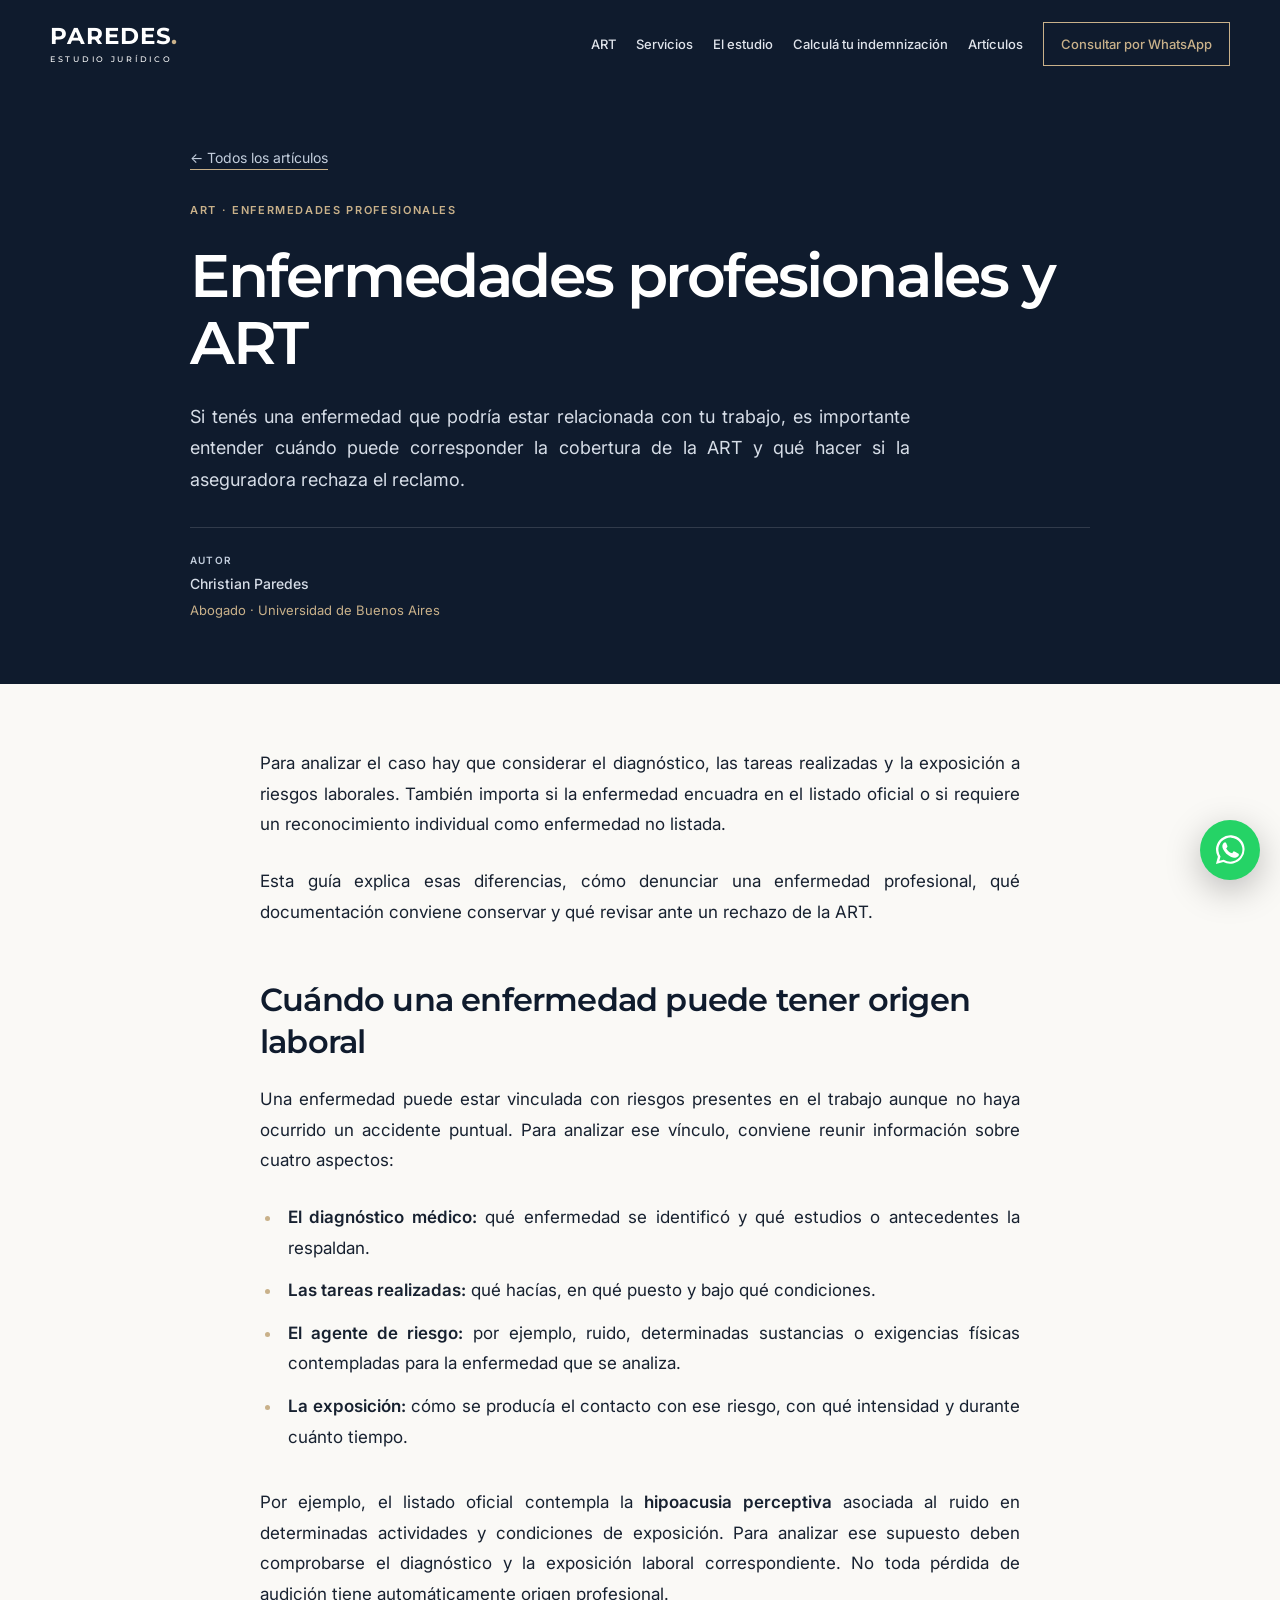
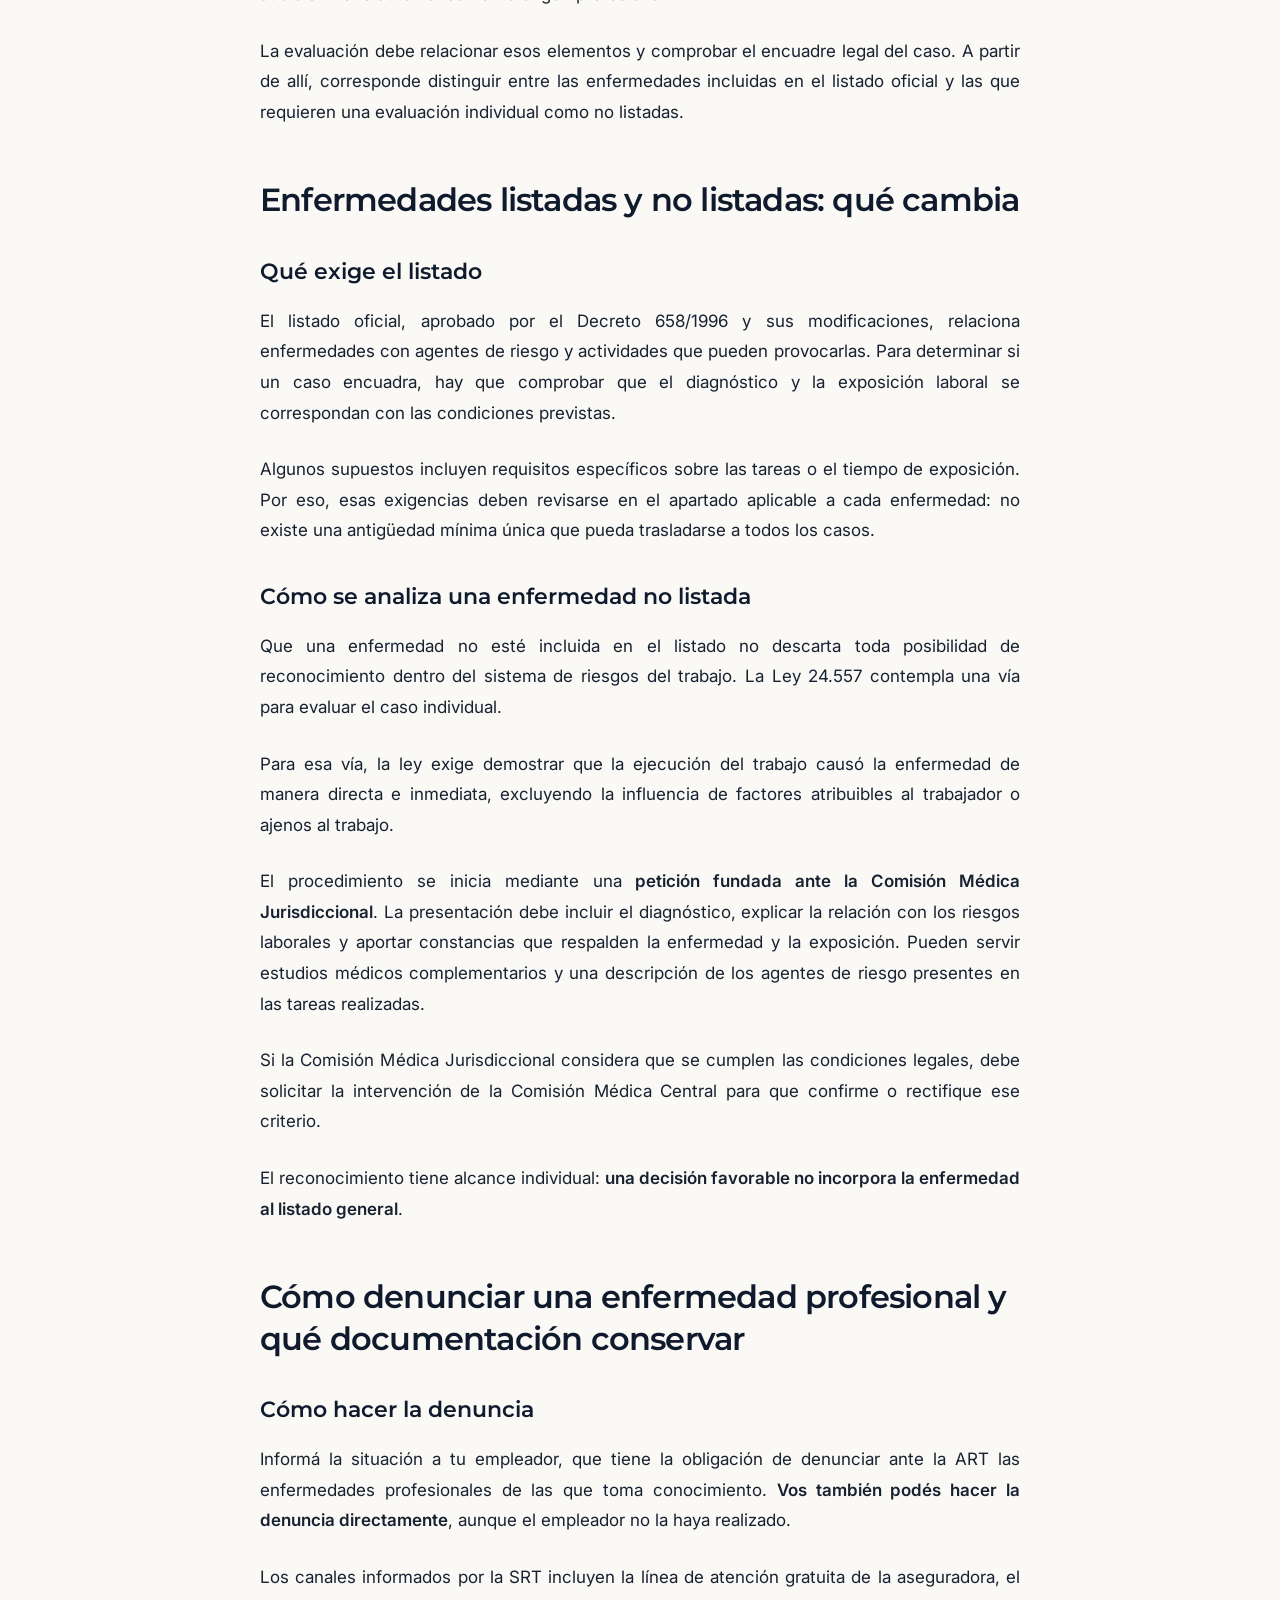
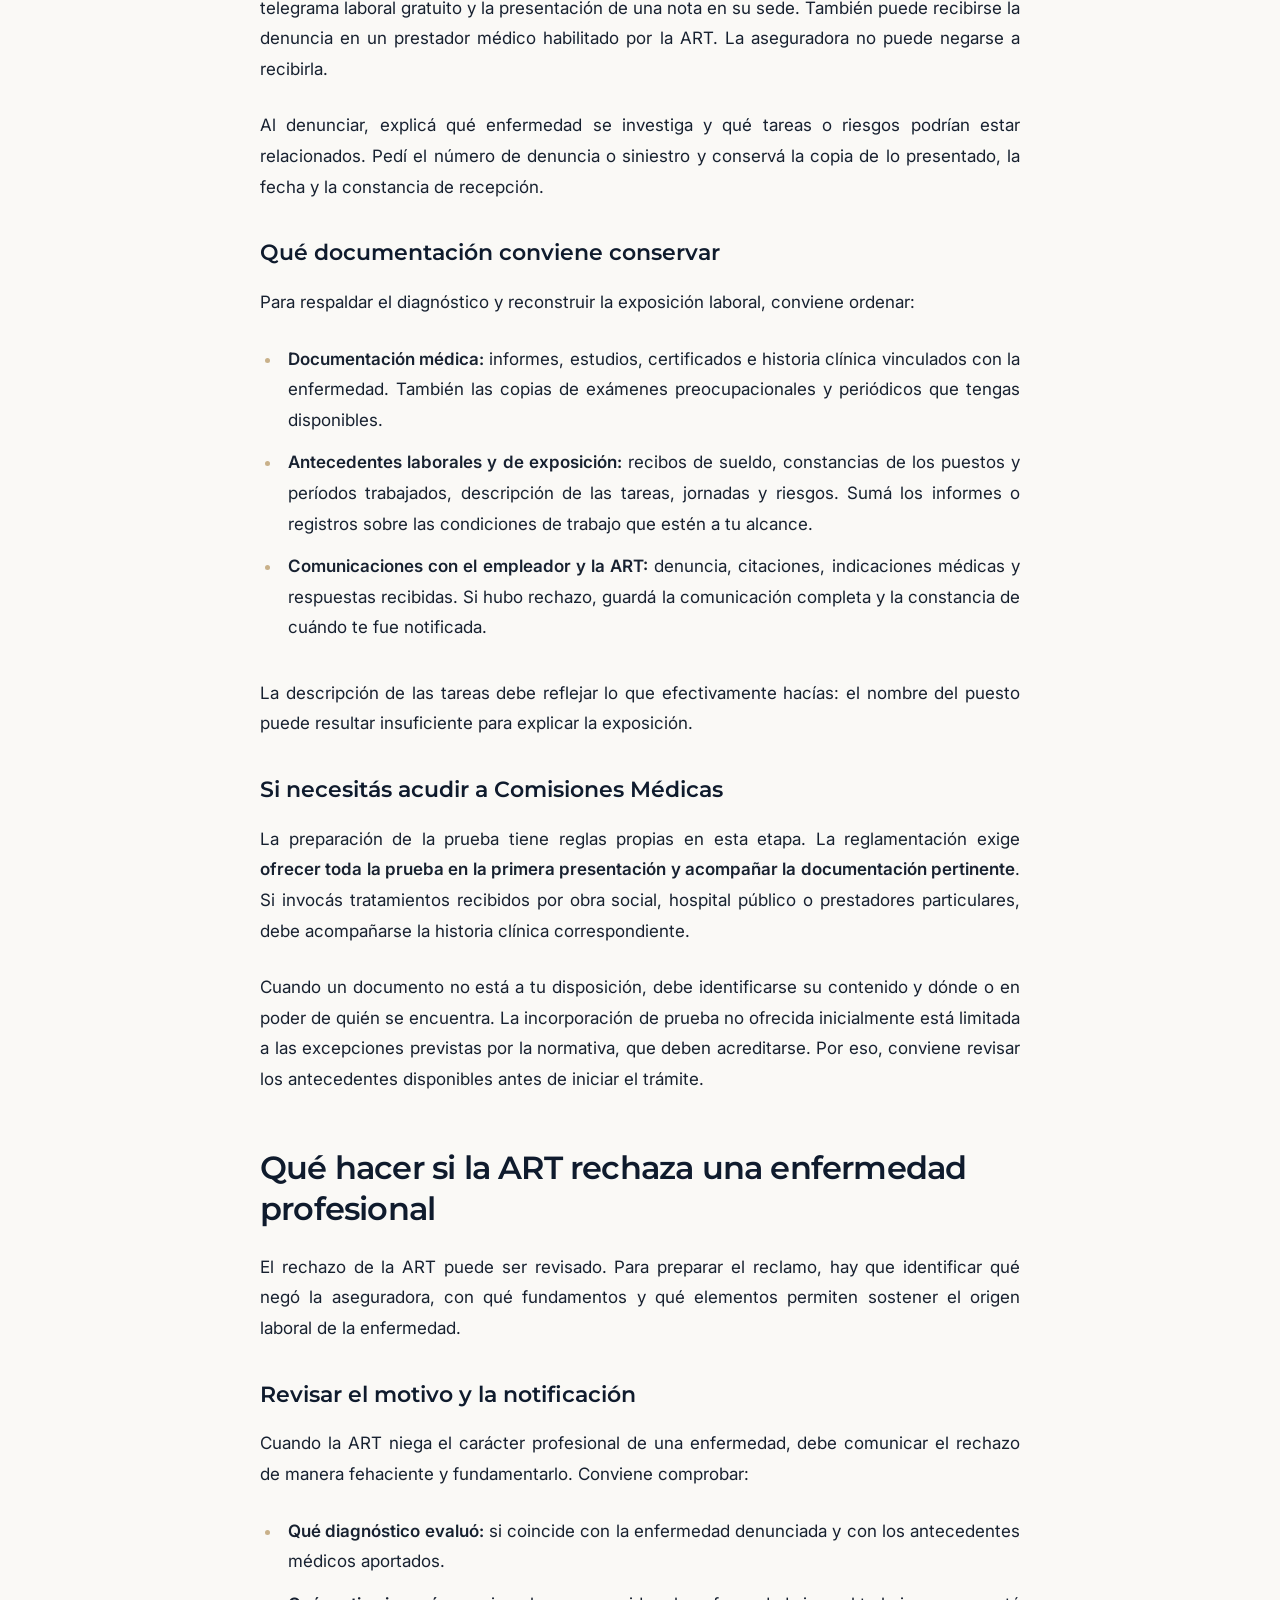
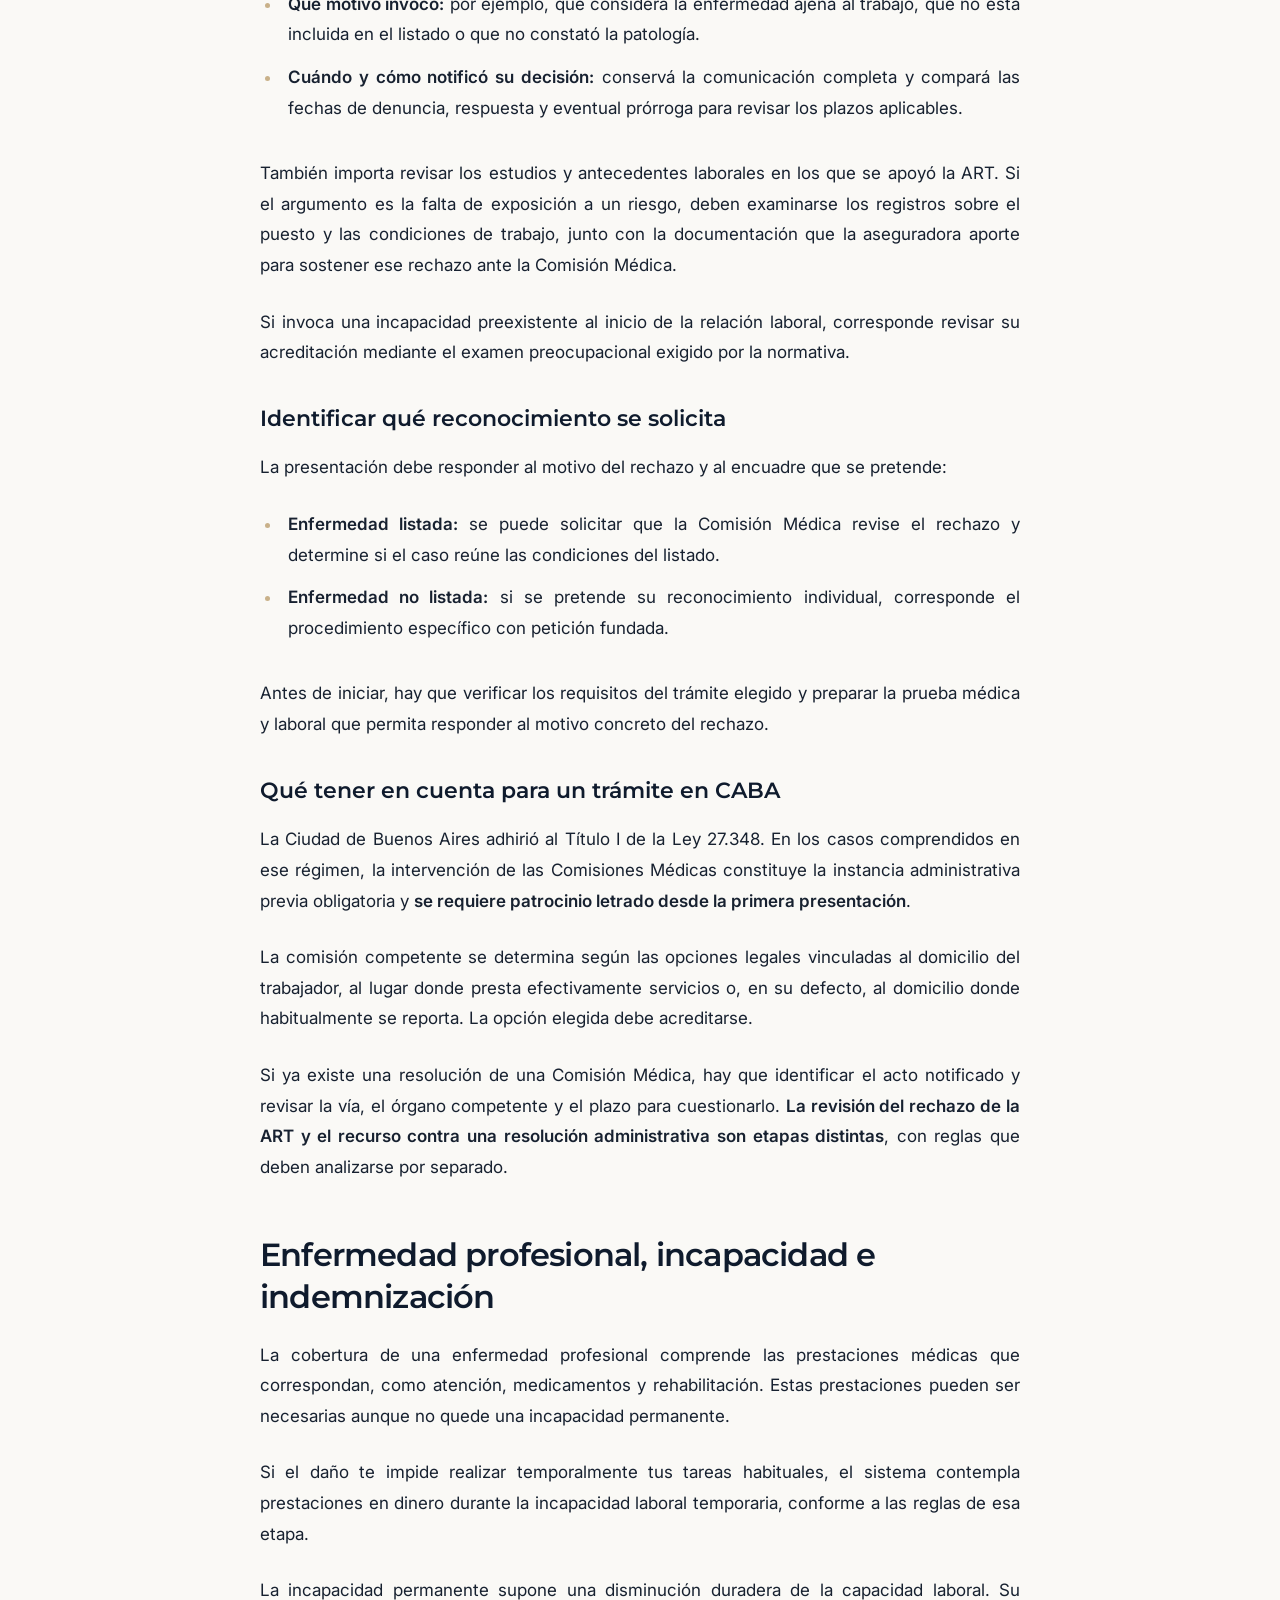
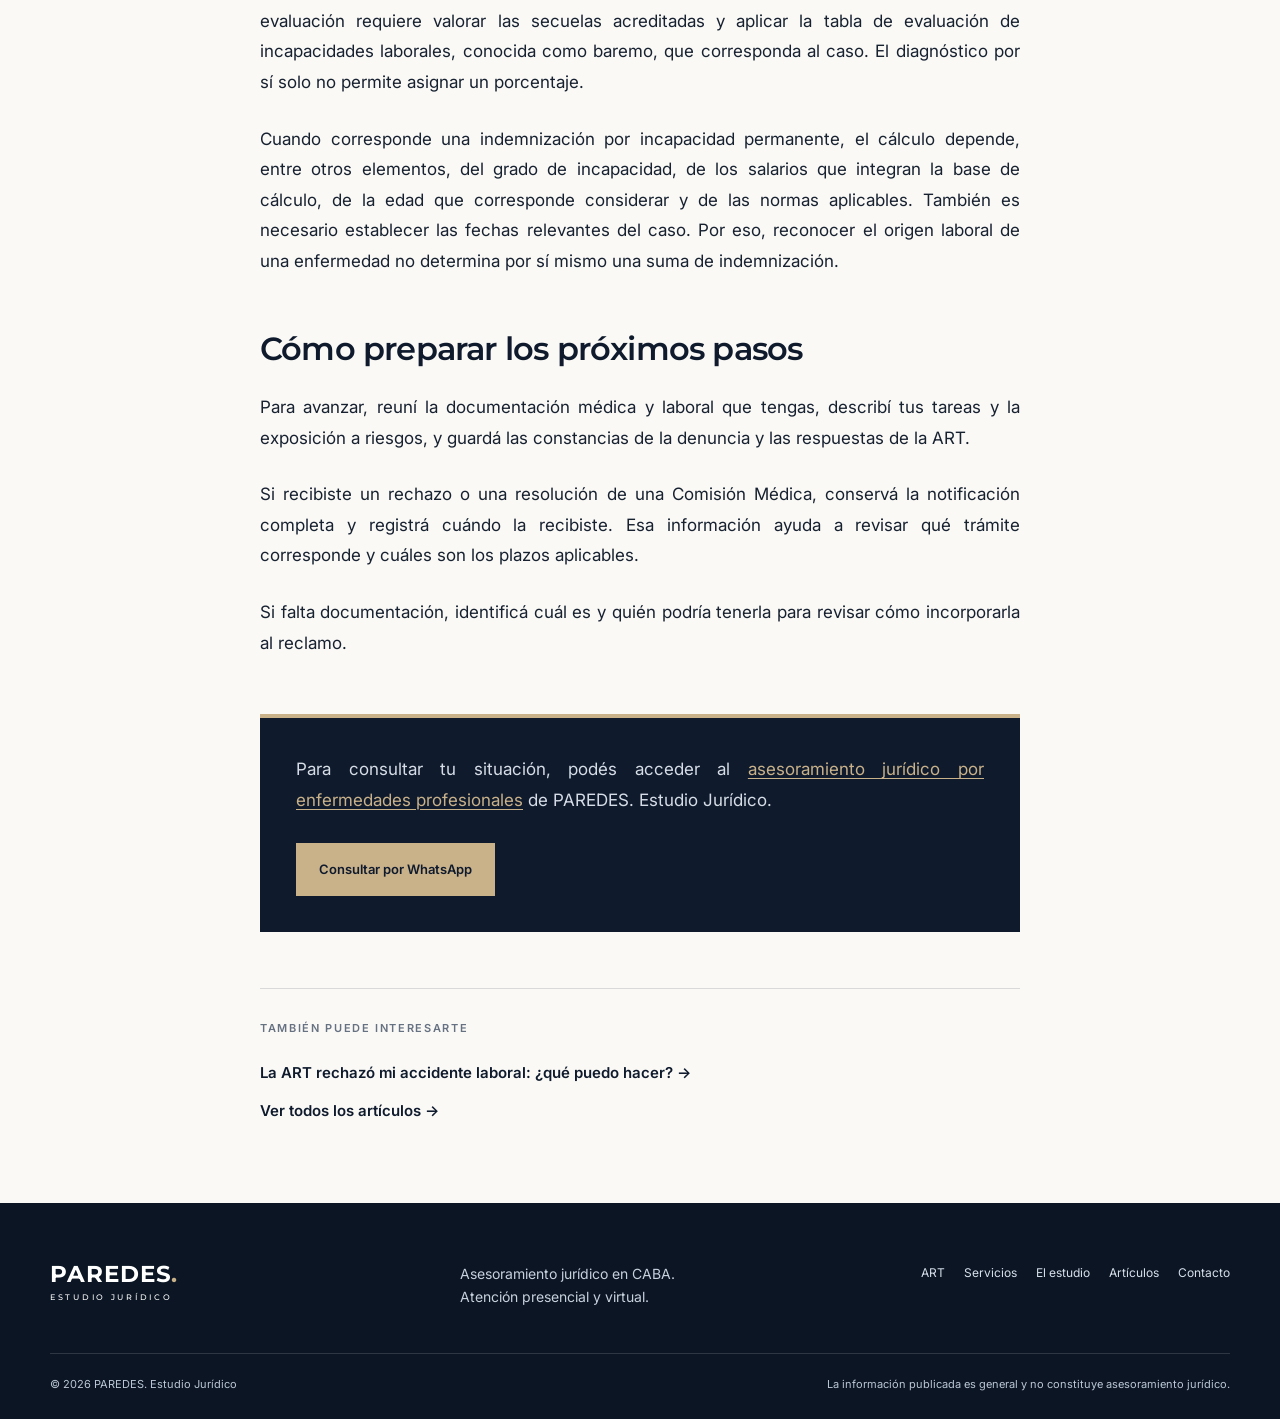
<file: articulos/enfermedades-profesionales/index.html>
<!DOCTYPE html>
<html lang="es">

<head>
  <!-- Google Analytics 4: PAREDES. -->
  <script async src="https://www.googletagmanager.com/gtag/js?id=G-R6PEJ52KYV"></script>
  <script>
    window.dataLayer = window.dataLayer || [];
    function gtag(){dataLayer.push(arguments);}
    gtag('js', new Date());
    gtag('config', 'G-R6PEJ52KYV');
  </script>


  <meta charset="UTF-8">
  <meta name="viewport" content="width=device-width, initial-scale=1">

  <title>Enfermedades profesionales y ART | PAREDES.</title>

  <meta name="description" content="Enfermedades profesionales listadas y no listadas: cómo denunciarlas, qué documentación reunir y qué revisar si la ART rechaza la cobertura.">

  <meta name="robots" content="index, follow">

  <link rel="canonical" href="https://estudiojuridicoparedes.com.ar/articulos/enfermedades-profesionales/">

  <!-- OPEN GRAPH -->

  <meta property="og:locale" content="es_AR">
  <meta property="og:type" content="article">
  <meta property="og:site_name" content="PAREDES. Estudio Jurídico">

  <meta property="og:title" content="Enfermedades profesionales y ART | PAREDES.">

  <meta property="og:description" content="Enfermedades profesionales listadas y no listadas: cómo denunciarlas, qué documentación reunir y qué revisar si la ART rechaza la cobertura.">

  <meta property="og:url" content="https://estudiojuridicoparedes.com.ar/articulos/enfermedades-profesionales/">

  <!-- X / TWITTER -->

  <meta name="twitter:card" content="summary">

  <meta name="twitter:title" content="Enfermedades profesionales y ART | PAREDES.">

  <meta name="twitter:description" content="Enfermedades profesionales listadas y no listadas: cómo denunciarlas, qué documentación reunir y qué revisar si la ART rechaza la cobertura.">

  <meta name="theme-color" content="#0F1B2D">

  <!-- FUENTES -->

  <link rel="preconnect" href="https://fonts.googleapis.com">

  <link rel="preconnect" href="https://fonts.gstatic.com" crossorigin>

  <link href="https://fonts.googleapis.com/css2?family=Inter:wght@400;500;600&amp;family=Montserrat:wght@500;600;700&amp;display=swap" rel="stylesheet">

  <!-- CSS -->

  <link rel="stylesheet" href="/styles.css?v=20261014-armonia">


  <!-- DATOS ESTRUCTURADOS -->

  <script type="application/ld+json">
{
  "@context": "https://schema.org",
  "@type": "Article",
  "headline": "Enfermedades profesionales y ART",
  "description": "Enfermedades profesionales listadas y no listadas: cómo denunciarlas, qué documentación reunir y qué revisar si la ART rechaza la cobertura.",
  "mainEntityOfPage": {
    "@type": "WebPage",
    "@id": "https://estudiojuridicoparedes.com.ar/articulos/enfermedades-profesionales/"
  },
  "author": {
    "@type": "Person",
    "name": "Christian Paredes"
  },
  "publisher": {
    "@type": "Organization",
    "name": "PAREDES. Estudio Jurídico",
    "url": "https://estudiojuridicoparedes.com.ar/"
  }
}
</script>

<link rel="icon" href="/favicon.ico" sizes="any">
<link rel="icon" type="image/png" sizes="96x96" href="/favicon-96x96.png">
<link rel="apple-touch-icon" sizes="180x180" href="/apple-touch-icon.png">
</head>


<body class="site-page editorial-page">


<a class="skip-link" href="#contenido">
  Saltar al contenido
</a>


<header class="header" id="inicio">
    <div class="container header-inner">
      <a class="brand" href="/" aria-label="Paredes Estudio Jurídico, inicio">
        <span class="brand-name">PAREDES<span>.</span></span>
        <span class="brand-subtitle">ESTUDIO JURÍDICO</span>
      </a>
      <button class="menu-button" type="button" aria-label="Abrir menú" aria-expanded="false" aria-controls="navigation">
        <span></span><span></span>
      </button>
      <nav class="navigation" id="navigation" aria-label="Navegación principal">
        <a href="/art/">ART</a>
        <a href="/#casos">Servicios</a>
        <a href="/#estudio">El estudio</a>
        <a href="/#calculadora">Calculá tu indemnización</a>
        <a href="/articulos/">Artículos</a>
        <a class="nav-contact whatsapp-link" href="https://wa.me/5491141937153?text=Hola%2C%20quisiera%20realizar%20una%20consulta%20con%20PAREDES.%20Estudio%20Jur%C3%ADdico." data-message="Hola, quisiera realizar una consulta con PAREDES. Estudio Jurídico." target="_blank" rel="noopener noreferrer">Consultar por WhatsApp</a>
      </nav>
    </div>
  </header>



<main id="contenido">


  <article class="article-page">


    <!-- CABECERA DEL ARTÍCULO -->

    <header class="article-hero">

      <div class="container article-hero-inner">

        <a class="article-back" href="/articulos/">
          ← Todos los artículos
        </a>


        <div class="article-category">ART · ENFERMEDADES PROFESIONALES</div>


        <h1>Enfermedades profesionales y ART</h1>


        <p class="article-lead">Si tenés una enfermedad que podría estar relacionada con tu trabajo, es importante entender cuándo puede corresponder la cobertura de la ART y qué hacer si la aseguradora rechaza el reclamo.</p>


        <div class="article-byline">

          <div>
            <span>AUTOR</span>
            <strong>Christian Paredes</strong>
            <small class="article-author-credential">Abogado · Universidad de Buenos Aires</small>
          </div>

          </div>

      </div>

    </header>



    <!-- CONTENIDO DEL ARTÍCULO -->

    <div class="article-body">

      <div class="article-content">
<p>Para analizar el caso hay que considerar el diagnóstico, las tareas realizadas y la exposición a riesgos laborales. También importa si la enfermedad encuadra en el listado oficial o si requiere un reconocimiento individual como enfermedad no listada.</p>
<p>Esta guía explica esas diferencias, cómo denunciar una enfermedad profesional, qué documentación conviene conservar y qué revisar ante un rechazo de la ART.</p>

<h2>Cuándo una enfermedad puede tener origen laboral</h2>
<p>Una enfermedad puede estar vinculada con riesgos presentes en el trabajo aunque no haya ocurrido un accidente puntual. Para analizar ese vínculo, conviene reunir información sobre cuatro aspectos:</p>
<ul>
  <li>
<strong>El diagnóstico médico:</strong> qué enfermedad se identificó y qué estudios o antecedentes la respaldan.</li>
  <li>
<strong>Las tareas realizadas:</strong> qué hacías, en qué puesto y bajo qué condiciones.</li>
  <li>
<strong>El agente de riesgo:</strong> por ejemplo, ruido, determinadas sustancias o exigencias físicas contempladas para la enfermedad que se analiza.</li>
  <li>
<strong>La exposición:</strong> cómo se producía el contacto con ese riesgo, con qué intensidad y durante cuánto tiempo.</li>
</ul>
<p>Por ejemplo, el listado oficial contempla la <strong>hipoacusia perceptiva</strong> asociada al ruido en determinadas actividades y condiciones de exposición. Para analizar ese supuesto deben comprobarse el diagnóstico y la exposición laboral correspondiente. No toda pérdida de audición tiene automáticamente origen profesional.</p>
<p>La evaluación debe relacionar esos elementos y comprobar el encuadre legal del caso. A partir de allí, corresponde distinguir entre las enfermedades incluidas en el listado oficial y las que requieren una evaluación individual como no listadas.</p>

<h2>Enfermedades listadas y no listadas: qué cambia</h2>
<h3>Qué exige el listado</h3>
<p>El listado oficial, aprobado por el Decreto 658/1996 y sus modificaciones, relaciona enfermedades con agentes de riesgo y actividades que pueden provocarlas. Para determinar si un caso encuadra, hay que comprobar que el diagnóstico y la exposición laboral se correspondan con las condiciones previstas.</p>
<p>Algunos supuestos incluyen requisitos específicos sobre las tareas o el tiempo de exposición. Por eso, esas exigencias deben revisarse en el apartado aplicable a cada enfermedad: no existe una antigüedad mínima única que pueda trasladarse a todos los casos.</p>
<h3>Cómo se analiza una enfermedad no listada</h3>
<p>Que una enfermedad no esté incluida en el listado no descarta toda posibilidad de reconocimiento dentro del sistema de riesgos del trabajo. La Ley 24.557 contempla una vía para evaluar el caso individual.</p>
<p>Para esa vía, la ley exige demostrar que la ejecución del trabajo causó la enfermedad de manera directa e inmediata, excluyendo la influencia de factores atribuibles al trabajador o ajenos al trabajo.</p>
<p>El procedimiento se inicia mediante una <strong>petición fundada ante la Comisión Médica Jurisdiccional</strong>. La presentación debe incluir el diagnóstico, explicar la relación con los riesgos laborales y aportar constancias que respalden la enfermedad y la exposición. Pueden servir estudios médicos complementarios y una descripción de los agentes de riesgo presentes en las tareas realizadas.</p>
<p>Si la Comisión Médica Jurisdiccional considera que se cumplen las condiciones legales, debe solicitar la intervención de la Comisión Médica Central para que confirme o rectifique ese criterio.</p>
<p>El reconocimiento tiene alcance individual: <strong>una decisión favorable no incorpora la enfermedad al listado general</strong>.</p>

<h2>Cómo denunciar una enfermedad profesional y qué documentación conservar</h2>
<h3>Cómo hacer la denuncia</h3>
<p>Informá la situación a tu empleador, que tiene la obligación de denunciar ante la ART las enfermedades profesionales de las que toma conocimiento. <strong>Vos también podés hacer la denuncia directamente</strong>, aunque el empleador no la haya realizado.</p>
<p>Los canales informados por la SRT incluyen la línea de atención gratuita de la aseguradora, el telegrama laboral gratuito y la presentación de una nota en su sede. También puede recibirse la denuncia en un prestador médico habilitado por la ART. La aseguradora no puede negarse a recibirla.</p>
<p>Al denunciar, explicá qué enfermedad se investiga y qué tareas o riesgos podrían estar relacionados. Pedí el número de denuncia o siniestro y conservá la copia de lo presentado, la fecha y la constancia de recepción.</p>
<h3>Qué documentación conviene conservar</h3>
<p>Para respaldar el diagnóstico y reconstruir la exposición laboral, conviene ordenar:</p>
<ul>
  <li>
<strong>Documentación médica:</strong> informes, estudios, certificados e historia clínica vinculados con la enfermedad. También las copias de exámenes preocupacionales y periódicos que tengas disponibles.</li>
  <li>
<strong>Antecedentes laborales y de exposición:</strong> recibos de sueldo, constancias de los puestos y períodos trabajados, descripción de las tareas, jornadas y riesgos. Sumá los informes o registros sobre las condiciones de trabajo que estén a tu alcance.</li>
  <li>
<strong>Comunicaciones con el empleador y la ART:</strong> denuncia, citaciones, indicaciones médicas y respuestas recibidas. Si hubo rechazo, guardá la comunicación completa y la constancia de cuándo te fue notificada.</li>
</ul>
<p>La descripción de las tareas debe reflejar lo que efectivamente hacías: el nombre del puesto puede resultar insuficiente para explicar la exposición.</p>
<h3>Si necesitás acudir a Comisiones Médicas</h3>
<p>La preparación de la prueba tiene reglas propias en esta etapa. La reglamentación exige <strong>ofrecer toda la prueba en la primera presentación y acompañar la documentación pertinente</strong>. Si invocás tratamientos recibidos por obra social, hospital público o prestadores particulares, debe acompañarse la historia clínica correspondiente.</p>
<p>Cuando un documento no está a tu disposición, debe identificarse su contenido y dónde o en poder de quién se encuentra. La incorporación de prueba no ofrecida inicialmente está limitada a las excepciones previstas por la normativa, que deben acreditarse. Por eso, conviene revisar los antecedentes disponibles antes de iniciar el trámite.</p>

<h2>Qué hacer si la ART rechaza una enfermedad profesional</h2>
<p>El rechazo de la ART puede ser revisado. Para preparar el reclamo, hay que identificar qué negó la aseguradora, con qué fundamentos y qué elementos permiten sostener el origen laboral de la enfermedad.</p>
<h3>Revisar el motivo y la notificación</h3>
<p>Cuando la ART niega el carácter profesional de una enfermedad, debe comunicar el rechazo de manera fehaciente y fundamentarlo. Conviene comprobar:</p>
<ul>
  <li>
<strong>Qué diagnóstico evaluó:</strong> si coincide con la enfermedad denunciada y con los antecedentes médicos aportados.</li>
  <li>
<strong>Qué motivo invocó:</strong> por ejemplo, que considera la enfermedad ajena al trabajo, que no está incluida en el listado o que no constató la patología.</li>
  <li>
<strong>Cuándo y cómo notificó su decisión:</strong> conservá la comunicación completa y compará las fechas de denuncia, respuesta y eventual prórroga para revisar los plazos aplicables.</li>
</ul>
<p>También importa revisar los estudios y antecedentes laborales en los que se apoyó la ART. Si el argumento es la falta de exposición a un riesgo, deben examinarse los registros sobre el puesto y las condiciones de trabajo, junto con la documentación que la aseguradora aporte para sostener ese rechazo ante la Comisión Médica.</p>
<p>Si invoca una incapacidad preexistente al inicio de la relación laboral, corresponde revisar su acreditación mediante el examen preocupacional exigido por la normativa.</p>
<h3>Identificar qué reconocimiento se solicita</h3>
<p>La presentación debe responder al motivo del rechazo y al encuadre que se pretende:</p>
<ul>
  <li>
<strong>Enfermedad listada:</strong> se puede solicitar que la Comisión Médica revise el rechazo y determine si el caso reúne las condiciones del listado.</li>
  <li>
<strong>Enfermedad no listada:</strong> si se pretende su reconocimiento individual, corresponde el procedimiento específico con petición fundada.</li>
</ul>
<p>Antes de iniciar, hay que verificar los requisitos del trámite elegido y preparar la prueba médica y laboral que permita responder al motivo concreto del rechazo.</p>
<h3>Qué tener en cuenta para un trámite en CABA</h3>
<p>La Ciudad de Buenos Aires adhirió al Título I de la Ley 27.348. En los casos comprendidos en ese régimen, la intervención de las Comisiones Médicas constituye la instancia administrativa previa obligatoria y <strong>se requiere patrocinio letrado desde la primera presentación</strong>.</p>
<p>La comisión competente se determina según las opciones legales vinculadas al domicilio del trabajador, al lugar donde presta efectivamente servicios o, en su defecto, al domicilio donde habitualmente se reporta. La opción elegida debe acreditarse.</p>
<p>Si ya existe una resolución de una Comisión Médica, hay que identificar el acto notificado y revisar la vía, el órgano competente y el plazo para cuestionarlo. <strong>La revisión del rechazo de la ART y el recurso contra una resolución administrativa son etapas distintas</strong>, con reglas que deben analizarse por separado.</p>

<h2>Enfermedad profesional, incapacidad e indemnización</h2>
<p>La cobertura de una enfermedad profesional comprende las prestaciones médicas que correspondan, como atención, medicamentos y rehabilitación. Estas prestaciones pueden ser necesarias aunque no quede una incapacidad permanente.</p>
<p>Si el daño te impide realizar temporalmente tus tareas habituales, el sistema contempla prestaciones en dinero durante la incapacidad laboral temporaria, conforme a las reglas de esa etapa.</p>
<p>La incapacidad permanente supone una disminución duradera de la capacidad laboral. Su evaluación requiere valorar las secuelas acreditadas y aplicar la tabla de evaluación de incapacidades laborales, conocida como baremo, que corresponda al caso. El diagnóstico por sí solo no permite asignar un porcentaje.</p>
<p>Cuando corresponde una indemnización por incapacidad permanente, el cálculo depende, entre otros elementos, del grado de incapacidad, de los salarios que integran la base de cálculo, de la edad que corresponde considerar y de las normas aplicables. También es necesario establecer las fechas relevantes del caso. Por eso, reconocer el origen laboral de una enfermedad no determina por sí mismo una suma de indemnización.</p>

<h2>Cómo preparar los próximos pasos</h2>
<p>Para avanzar, reuní la documentación médica y laboral que tengas, describí tus tareas y la exposición a riesgos, y guardá las constancias de la denuncia y las respuestas de la ART.</p>
<p>Si recibiste un rechazo o una resolución de una Comisión Médica, conservá la notificación completa y registrá cuándo la recibiste. Esa información ayuda a revisar qué trámite corresponde y cuáles son los plazos aplicables.</p>
<p>Si falta documentación, identificá cuál es y quién podría tenerla para revisar cómo incorporarla al reclamo.</p>
<aside class="article-cta">
  <p>
    Para consultar tu situación, podés acceder al
    <a href="/art/enfermedades-profesionales/">
      asesoramiento jurídico por enfermedades profesionales</a>
    de PAREDES. Estudio Jurídico.
  </p>
  <a class="button button-sand whatsapp-link" href="https://wa.me/5491141937153?text=Hola%2C%20quisiera%20realizar%20una%20consulta%20con%20PAREDES.%20Estudio%20Jur%C3%ADdico." target="_blank" rel="noopener noreferrer">Consultar por WhatsApp</a>
</aside>
<div class="article-related">

  <span>
    TAMBIÉN PUEDE INTERESARTE
  </span>

  <a href="/articulos/rechazo-art/">
    La ART rechazó mi accidente laboral: ¿qué puedo hacer? →
  </a>

  <a href="/articulos/">
    Ver todos los artículos →
  </a>

</div>
</div>
</div>


  </article>


</main>



<footer class="footer">
    <div class="container footer-main">
      <a class="brand" href="/" aria-label="Paredes Estudio Jurídico, inicio">
        <span class="brand-name">PAREDES<span>.</span></span>
        <span class="brand-subtitle">ESTUDIO JURÍDICO</span>
      </a>
      <p>Asesoramiento jurídico en CABA.<br>Atención presencial y virtual.</p>
      <nav aria-label="Navegación del pie de página">
        <a href="/art/">ART</a><a href="/#casos">Servicios</a><a href="/#estudio">El estudio</a><a href="/articulos/">Artículos</a><a href="/#contacto">Contacto</a>
      </nav>
    </div>
    <div class="container footer-bottom">
      <p>© <span id="year"></span> PAREDES. Estudio Jurídico</p>
      <p>La información publicada es general y no constituye asesoramiento jurídico.</p>
    </div>
  </footer>



<a class="floating-button whatsapp-link" href="https://wa.me/5491141937153?text=Hola%2C%20quisiera%20realizar%20una%20consulta%20con%20PAREDES.%20Estudio%20Jur%C3%ADdico." aria-label="Consultar por WhatsApp" target="_blank" rel="noopener noreferrer">

  <svg viewbox="0 0 32 32" aria-hidden="true">

    <path d="M27.3 4.7A15.4 15.4 0 0 0 3.1 23.3L1 31l7.9-2.1A15.4 15.4 0 0 0 27.3 4.7Zm-11 23.7a12.8 12.8 0 0 1-6.5-1.8l-.5-.3-4.7 1.2 1.3-4.6-.3-.5a12.8 12.8 0 1 1 10.7 6Zm7-9.6c-.4-.2-2.3-1.1-2.7-1.3-.4-.1-.6-.2-.9.2l-1.2 1.5c-.2.3-.5.3-.9.1-2.3-1.1-3.9-2.1-5.5-4.7-.4-.7.4-.7 1.1-2.2.1-.3.1-.5 0-.7l-1.2-3c-.3-.7-.7-.6-.9-.6h-.8c-.3 0-.7.1-1.1.5-1.3 1.4-2 3.7-.5 6.7 1.8 3.6 4.6 6.3 8.1 7.8 3 1.3 4.2 1.4 5.7.9.9-.3 2.3-1 2.7-1.9.3-.9.3-1.7.2-1.9-.1-.2-.4-.3-.8-.5Z"></path>

  </svg>

  <span>WhatsApp</span>

</a>


<script src="/script.js?v=20261014-armonia"></script>


</body>
</html>
</file>
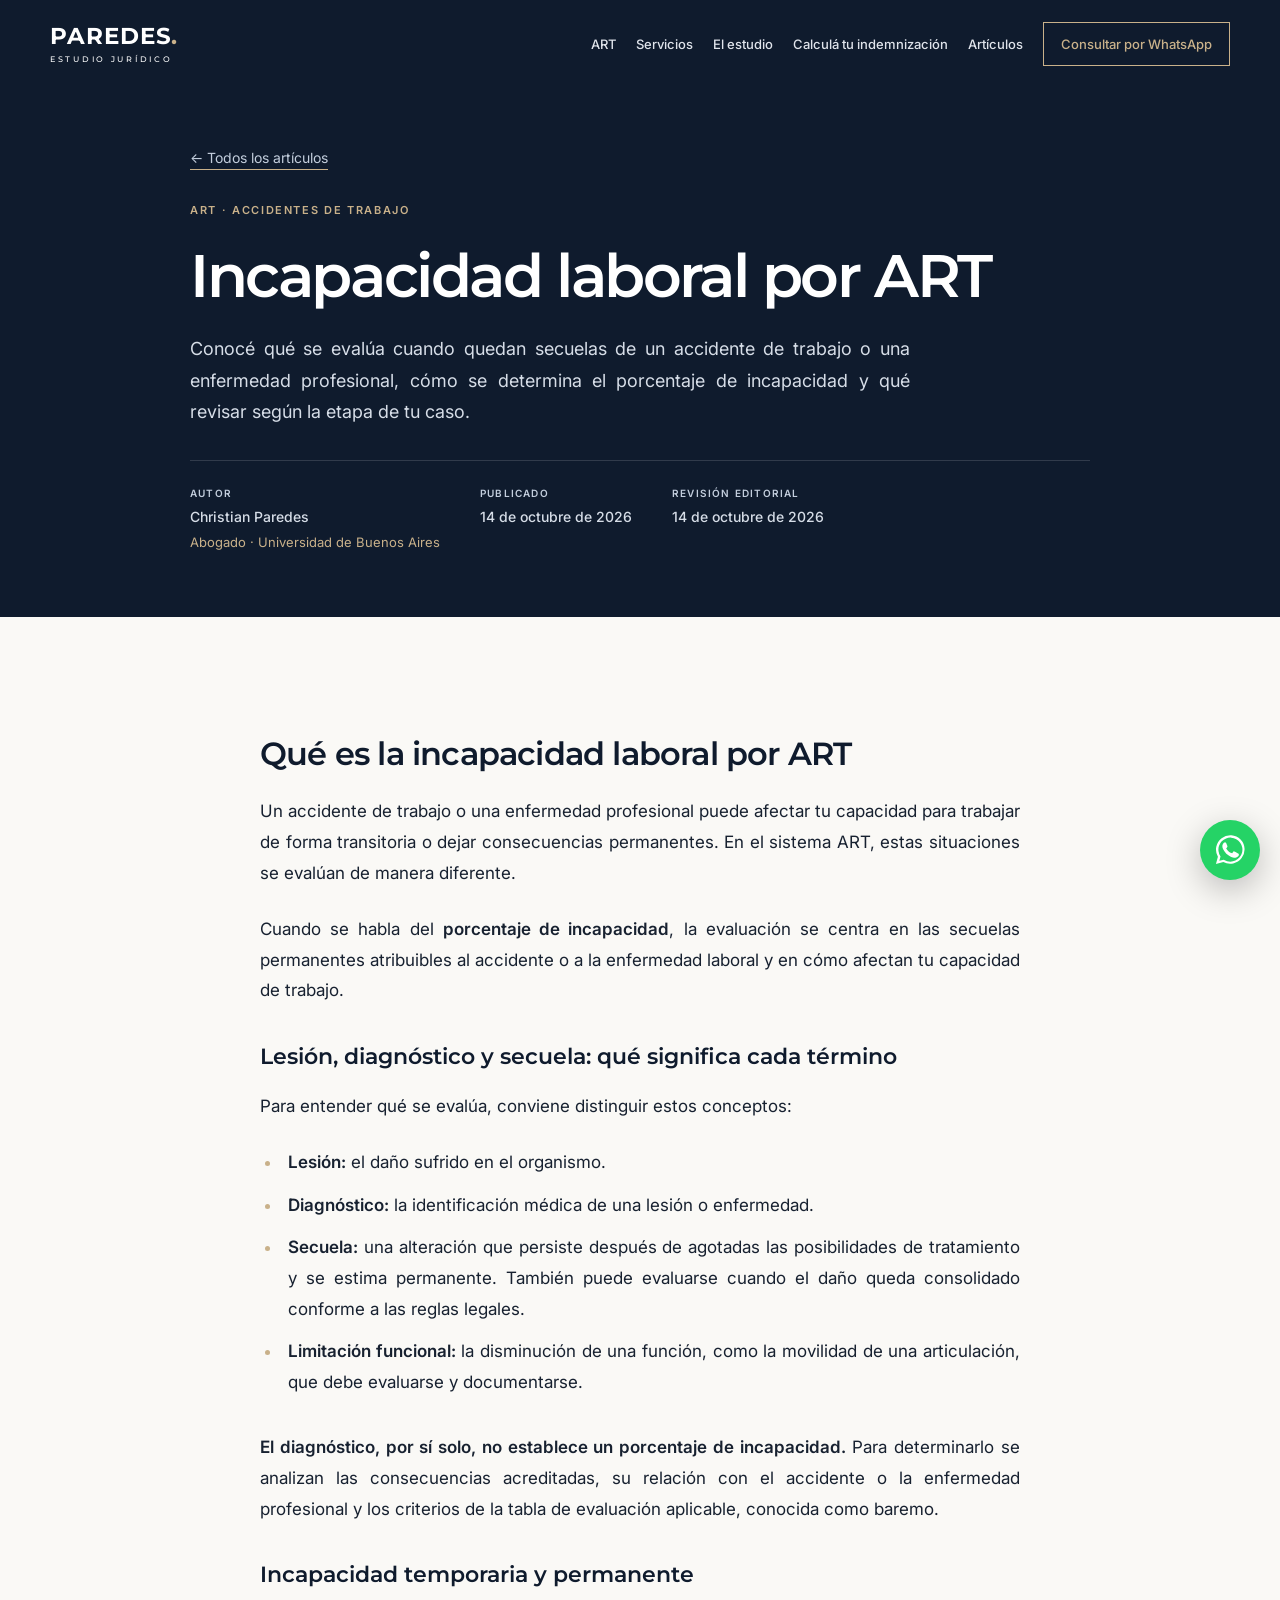
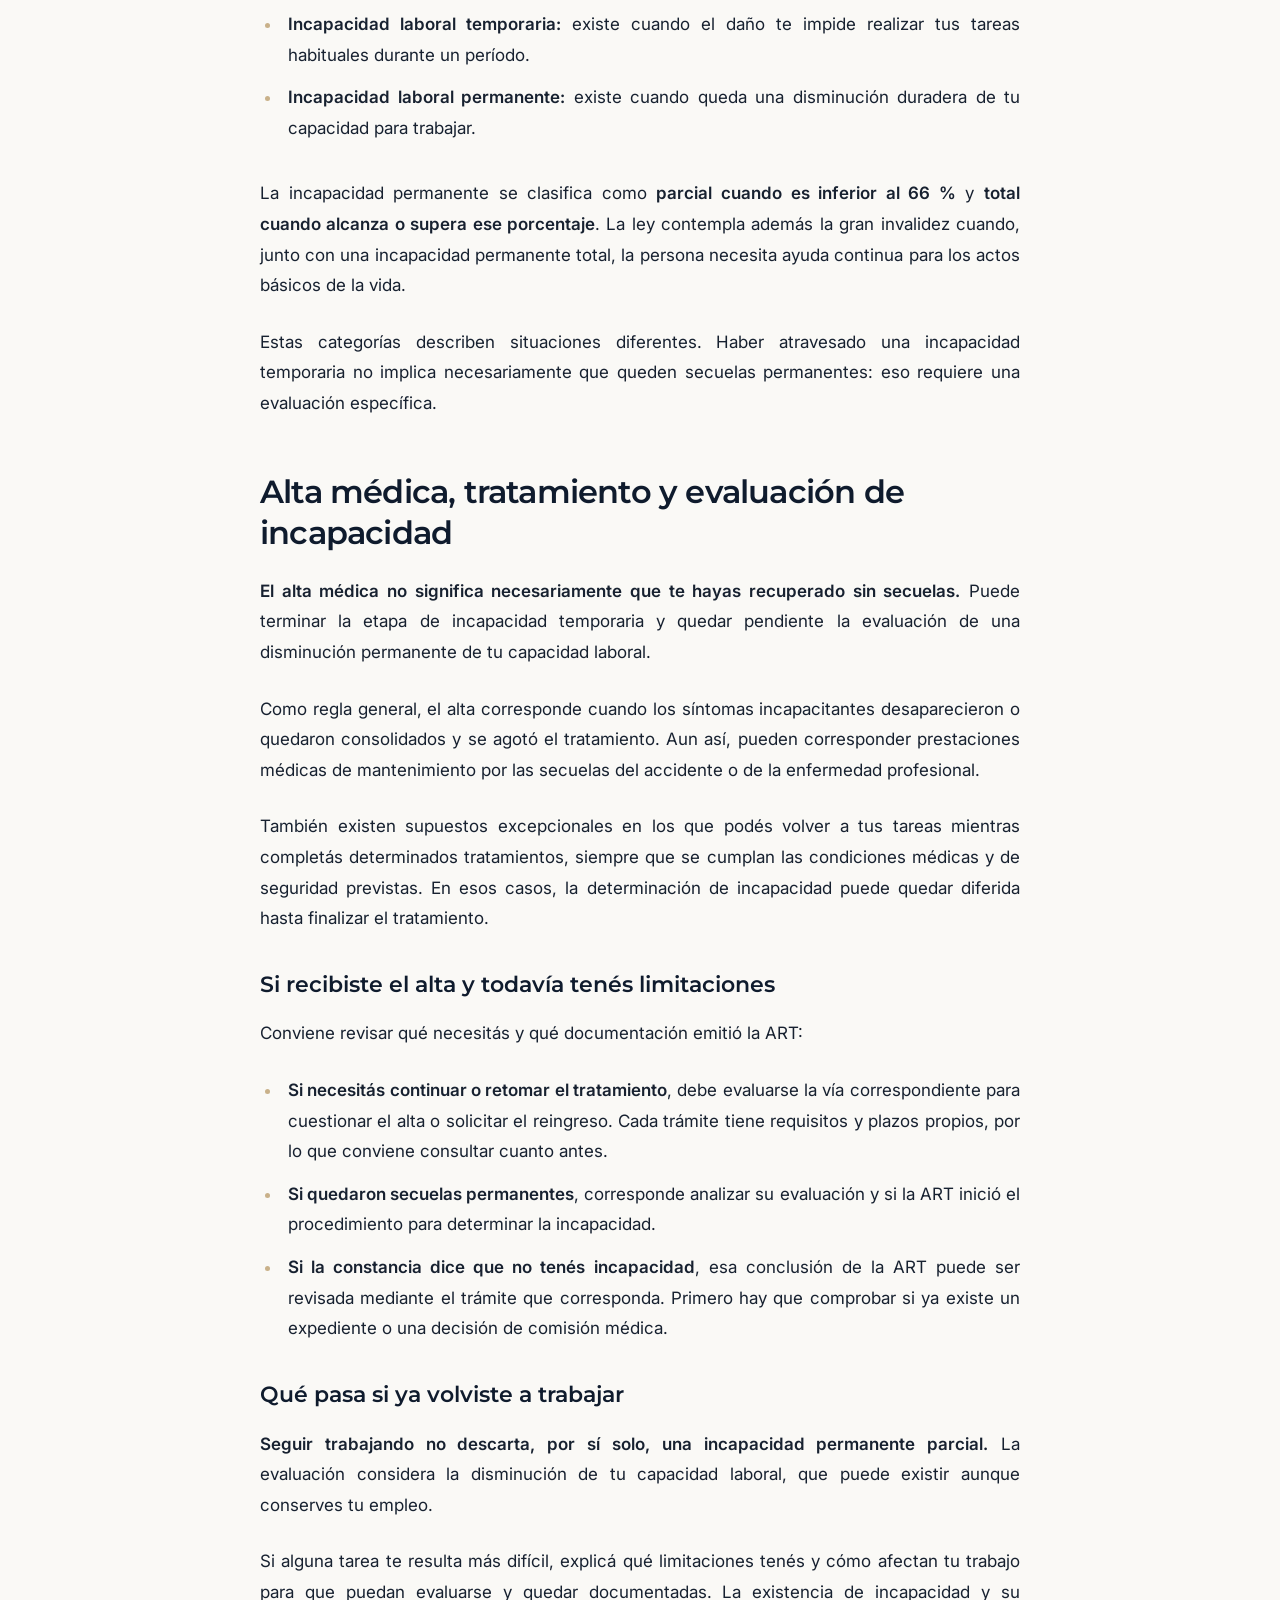
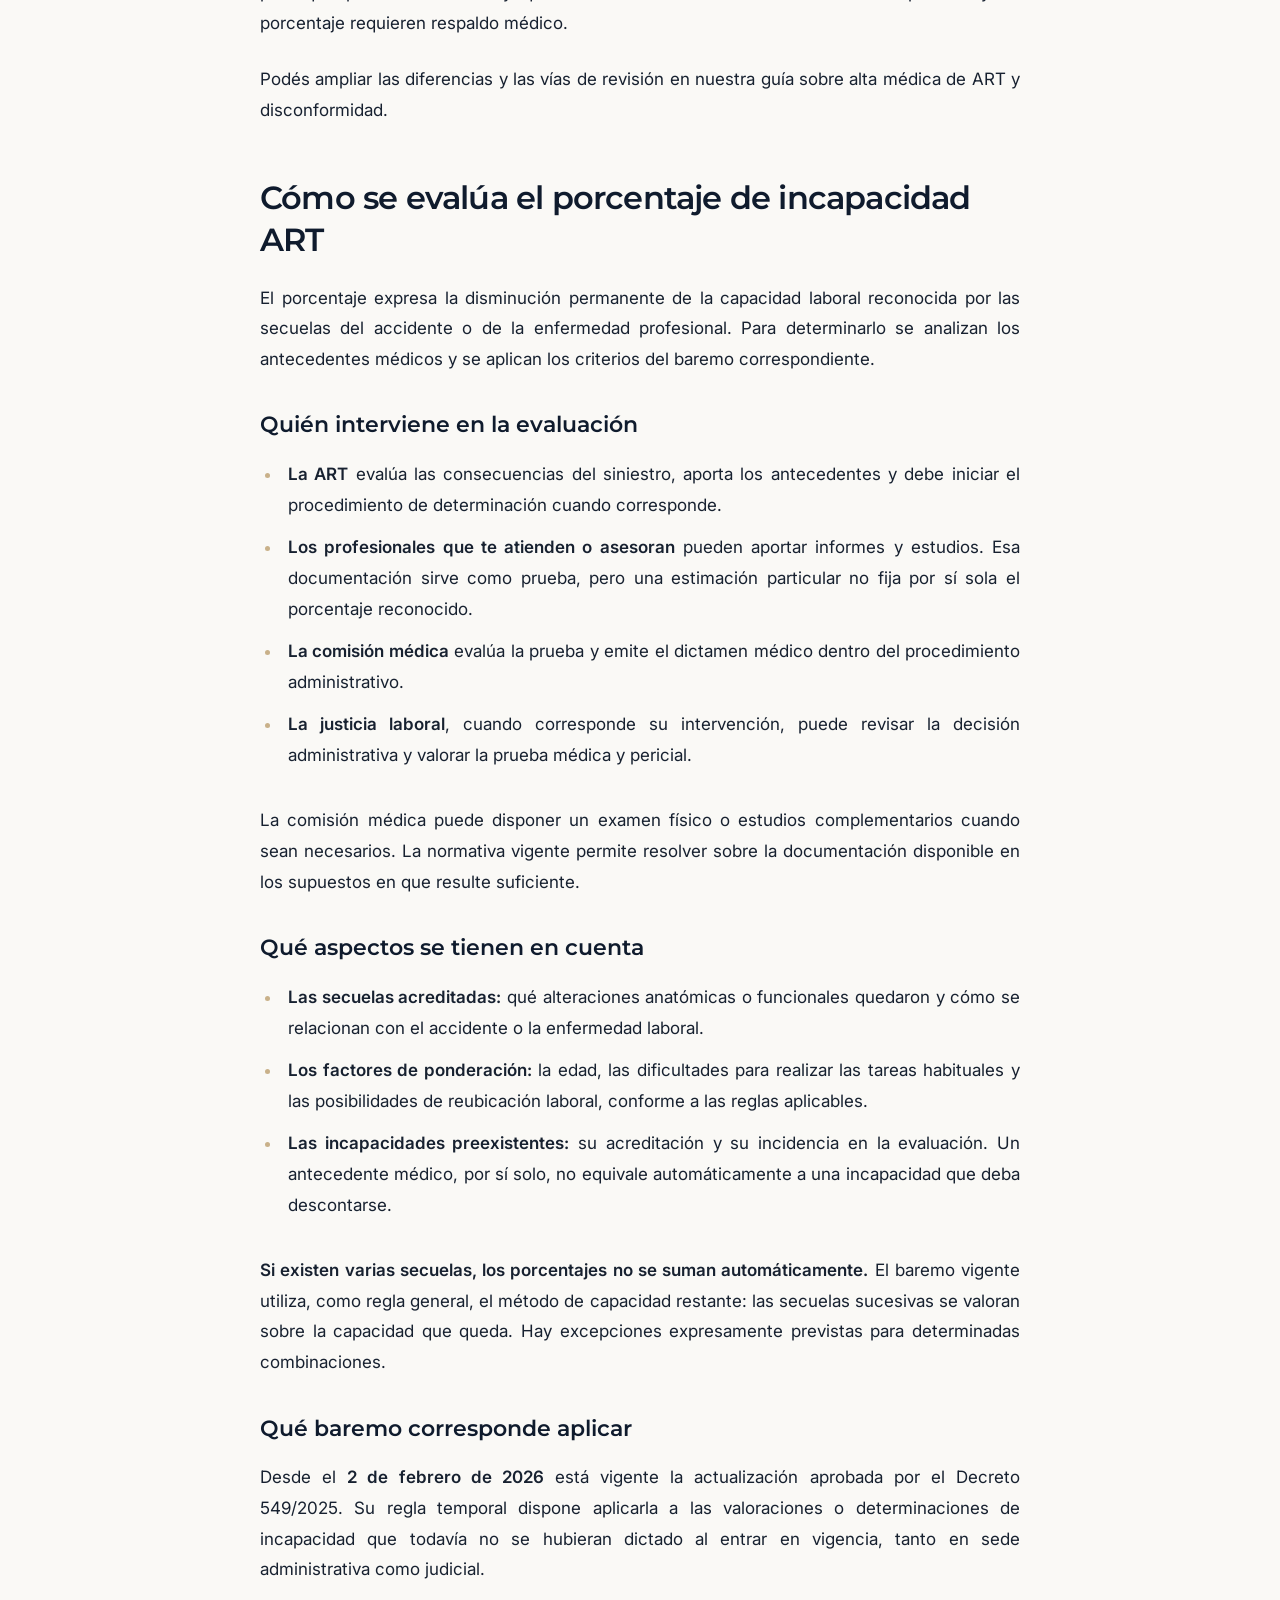
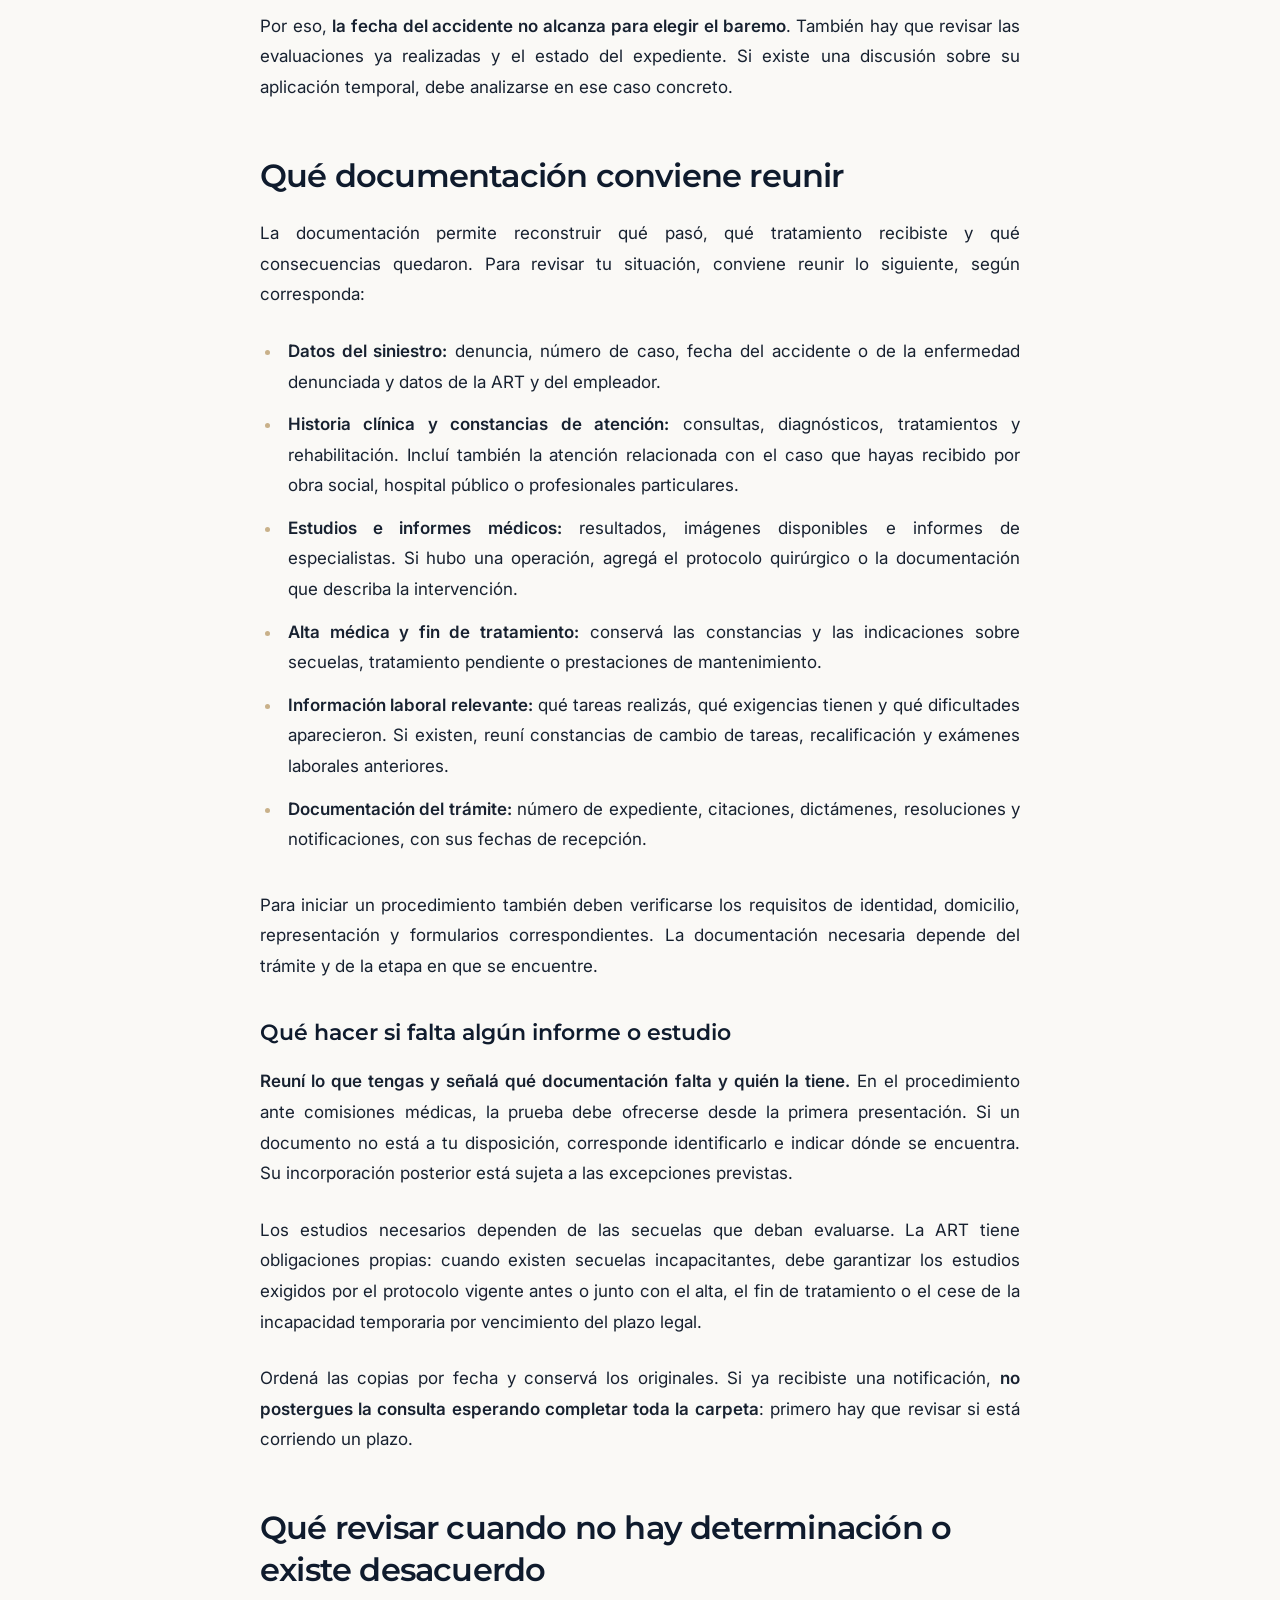
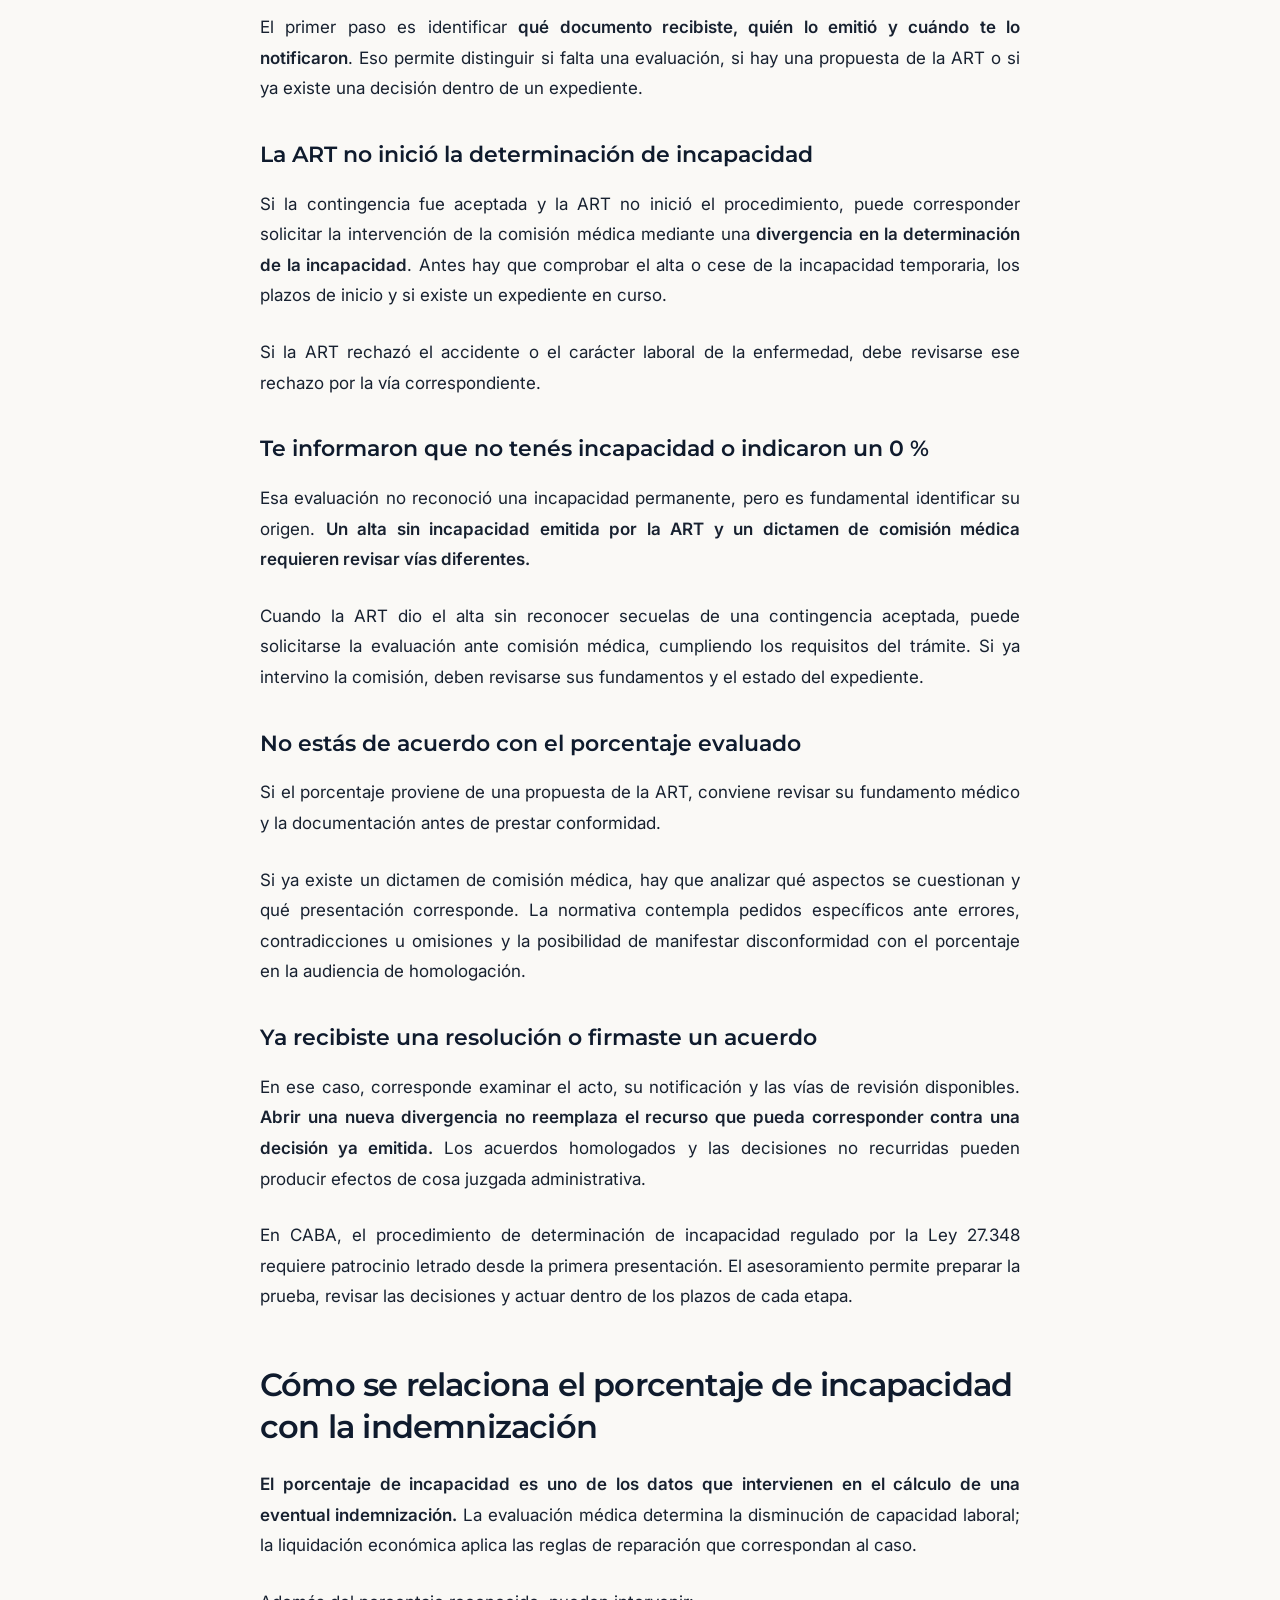
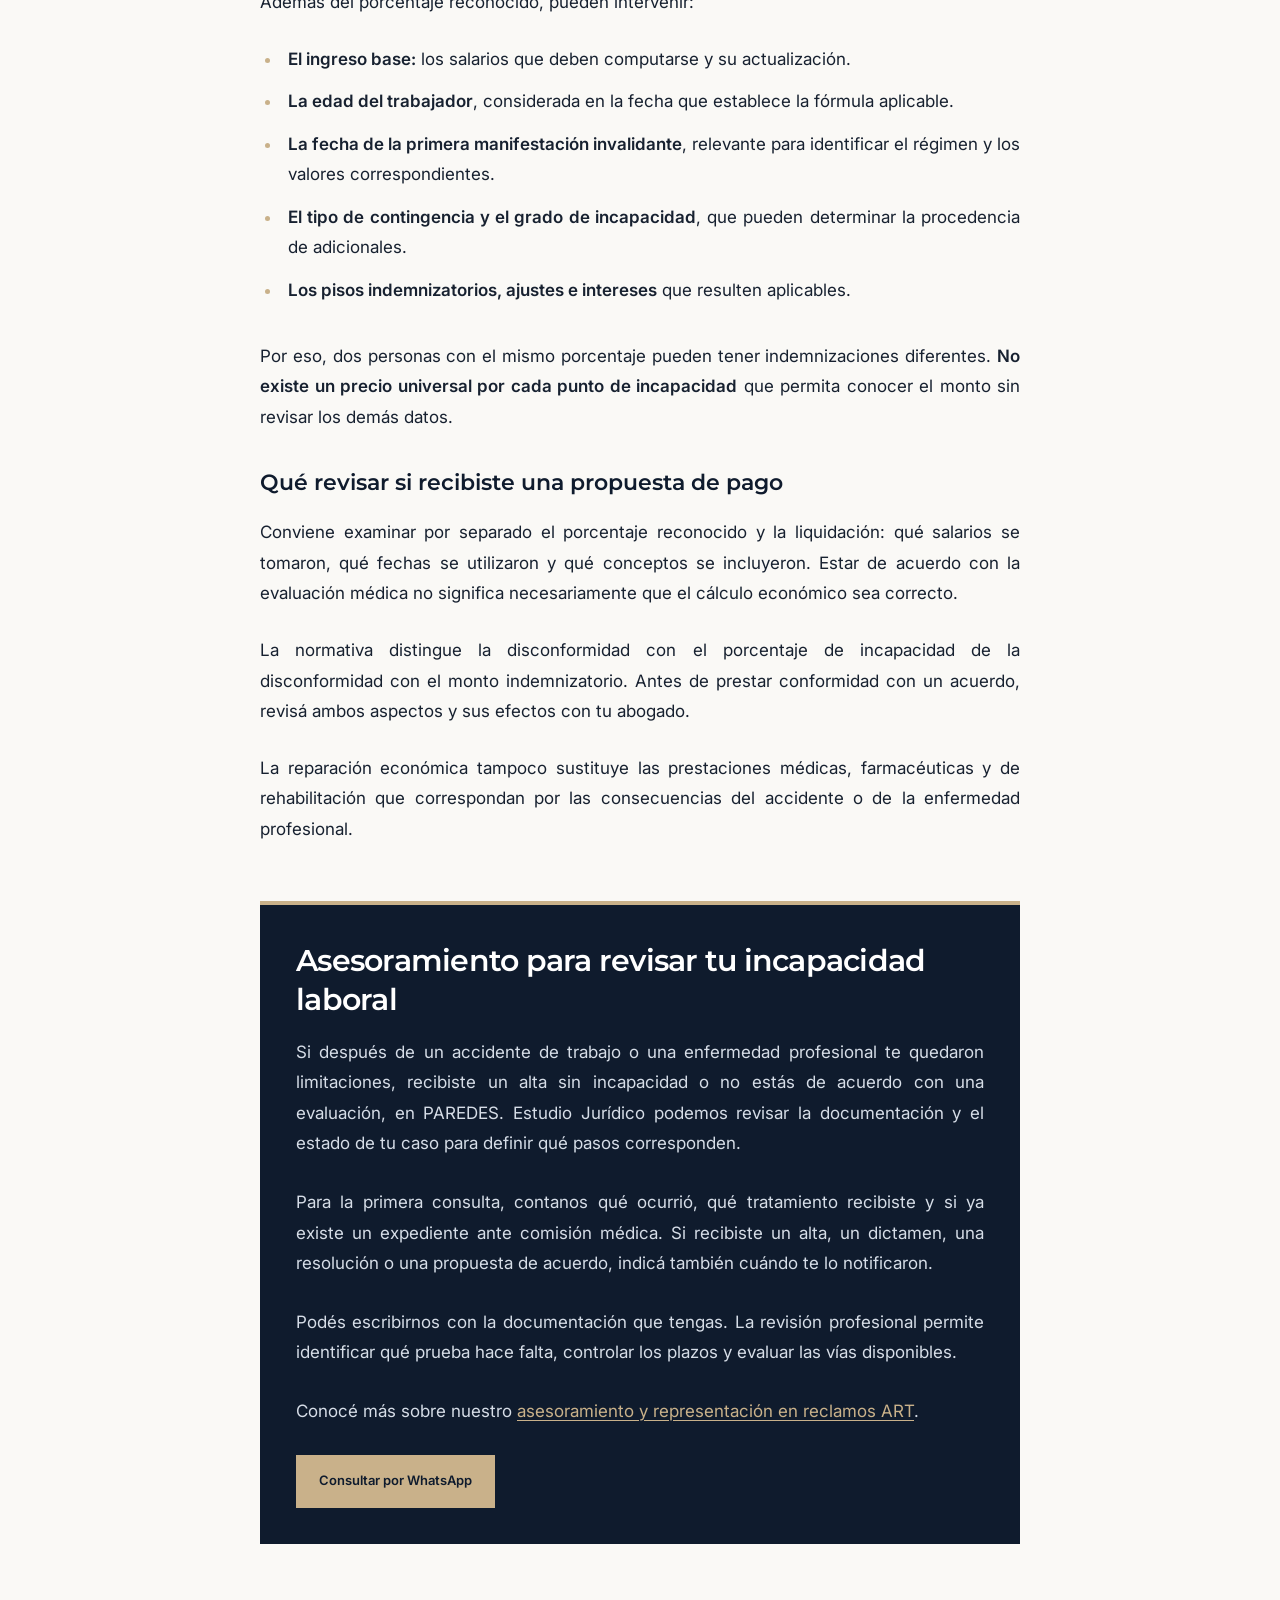
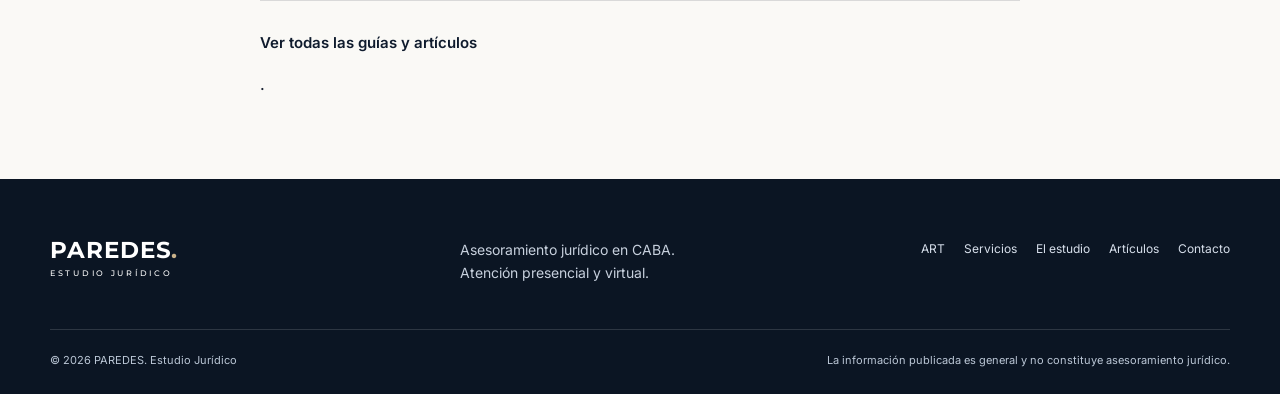
<file: articulos/incapacidad-laboral-art/index.html>
<!DOCTYPE html>
<html lang="es">
<head>
  <!-- Google Analytics 4: PAREDES. -->
  <script async src="https://www.googletagmanager.com/gtag/js?id=G-R6PEJ52KYV"></script>
  <script>
    window.dataLayer = window.dataLayer || [];
    function gtag(){dataLayer.push(arguments);}
    gtag('js', new Date());
    gtag('config', 'G-R6PEJ52KYV');
  </script>

  <meta charset="UTF-8">
  <meta name="viewport" content="width=device-width, initial-scale=1">
  <title>Incapacidad laboral por ART | PAREDES.</title>
  <meta name="description" content="Conocé qué secuelas se evalúan, cómo se determina el porcentaje de incapacidad ART y qué revisar ante un alta, un 0 % o una propuesta de indemnización.">
  <meta name="robots" content="index, follow">
  <link rel="canonical" href="https://estudiojuridicoparedes.com.ar/articulos/incapacidad-laboral-art/">

  <!-- FAVICON -->
  <link rel="icon" href="/favicon.ico" sizes="any">
  <link rel="icon" type="image/png" sizes="96x96" href="/favicon-96x96.png">
  <link rel="apple-touch-icon" sizes="180x180" href="/apple-touch-icon.png">

  <!-- OPEN GRAPH -->
  <meta property="og:locale" content="es_AR">
  <meta property="og:type" content="article">
  <meta property="og:site_name" content="PAREDES. Estudio Jurídico">
  <meta property="og:title" content="Incapacidad laboral por ART | PAREDES.">
  <meta property="og:description" content="Conocé qué secuelas se evalúan, cómo se determina el porcentaje de incapacidad ART y qué revisar ante un alta, un 0 % o una propuesta de indemnización.">
  <meta property="og:url" content="https://estudiojuridicoparedes.com.ar/articulos/incapacidad-laboral-art/">

  <!-- X / TWITTER -->
  <meta name="twitter:card" content="summary">
  <meta name="twitter:title" content="Incapacidad laboral por ART | PAREDES.">
  <meta name="twitter:description" content="Conocé qué secuelas se evalúan, cómo se determina el porcentaje de incapacidad ART y qué revisar ante un alta, un 0 % o una propuesta de indemnización.">
  <meta name="theme-color" content="#0F1B2D">

  <!-- FUENTES -->
  <link rel="preconnect" href="https://fonts.googleapis.com">
  <link rel="preconnect" href="https://fonts.gstatic.com" crossorigin>
  <link href="https://fonts.googleapis.com/css2?family=Inter:wght@400;500;600&amp;family=Montserrat:wght@500;600;700&amp;display=swap" rel="stylesheet">

  <!-- CSS -->
  <link rel="stylesheet" href="/styles.css?v=20261014-armonia">

  <!-- DATOS ESTRUCTURADOS -->
  <script type="application/ld+json">
[
  {
    "@context": "https://schema.org",
    "@type": "Article",
    "@id": "https://estudiojuridicoparedes.com.ar/articulos/incapacidad-laboral-art/#article",
    "headline": "Incapacidad laboral por ART",
    "description": "Conocé qué secuelas se evalúan, cómo se determina el porcentaje de incapacidad ART y qué revisar ante un alta, un 0 % o una propuesta de indemnización.",
    "inLanguage": "es-AR",
    "datePublished": "2026-10-14",
    "dateModified": "2026-10-14",
    "mainEntityOfPage": {
      "@type": "WebPage",
      "@id": "https://estudiojuridicoparedes.com.ar/articulos/incapacidad-laboral-art/",
      "lastReviewed": "2026-10-14"
    },
    "author": {
      "@type": "Person",
      "name": "Christian Paredes"
    },
    "publisher": {
      "@type": "Organization",
      "name": "PAREDES. Estudio Jurídico",
      "url": "https://estudiojuridicoparedes.com.ar/"
    },
    "articleSection": "ART · Accidentes de trabajo"
  },
  {
    "@context": "https://schema.org",
    "@type": "BreadcrumbList",
    "itemListElement": [
      {
        "@type": "ListItem",
        "position": 1,
        "name": "Inicio",
        "item": "https://estudiojuridicoparedes.com.ar/"
      },
      {
        "@type": "ListItem",
        "position": 2,
        "name": "Artículos",
        "item": "https://estudiojuridicoparedes.com.ar/articulos/"
      },
      {
        "@type": "ListItem",
        "position": 3,
        "name": "Incapacidad laboral por ART",
        "item": "https://estudiojuridicoparedes.com.ar/articulos/incapacidad-laboral-art/"
      }
    ]
  }
]
  </script>
</head>
<body class="site-page editorial-page">

<a class="skip-link" href="#contenido">
  Saltar al contenido
</a>
<header class="header" id="inicio">
    <div class="container header-inner">
      <a class="brand" href="/" aria-label="Paredes Estudio Jurídico, inicio">
        <span class="brand-name">PAREDES<span>.</span></span>
        <span class="brand-subtitle">ESTUDIO JURÍDICO</span>
      </a>
      <button class="menu-button" type="button" aria-label="Abrir menú" aria-expanded="false" aria-controls="navigation">
        <span></span><span></span>
      </button>
      <nav class="navigation" id="navigation" aria-label="Navegación principal">
        <a href="/art/">ART</a>
        <a href="/#casos">Servicios</a>
        <a href="/#estudio">El estudio</a>
        <a href="/#calculadora">Calculá tu indemnización</a>
        <a href="/articulos/">Artículos</a>
        <a class="nav-contact whatsapp-link" href="https://wa.me/5491141937153?text=Hola%2C%20quisiera%20realizar%20una%20consulta%20con%20PAREDES.%20Estudio%20Jur%C3%ADdico." data-message="Hola, quisiera realizar una consulta con PAREDES. Estudio Jurídico." target="_blank" rel="noopener noreferrer">Consultar por WhatsApp</a>
      </nav>
    </div>
  </header>
<main id="contenido">
  <article class="article-page">
    <header class="article-hero">
      <div class="container article-hero-inner">
        <a class="article-back" href="/articulos/">← Todos los artículos</a>
        <div class="article-category">ART · ACCIDENTES DE TRABAJO</div>
        <h1>Incapacidad laboral por ART</h1>
        <p class="article-lead">Conocé qué se evalúa cuando quedan secuelas de un accidente de trabajo o una enfermedad profesional, cómo se determina el porcentaje de incapacidad y qué revisar según la etapa de tu caso.</p>
        <div class="article-byline">
          <div>
            <span>AUTOR</span>
            <strong>Christian Paredes</strong>
            <small class="article-author-credential">Abogado · Universidad de Buenos Aires</small>
          </div>
          <div>
            <span>PUBLICADO</span>
            <time datetime="2026-10-14">14 de octubre de 2026</time>
          </div>
          <div>
            <span>REVISIÓN EDITORIAL</span>
            <time datetime="2026-10-14">14 de octubre de 2026</time>
          </div>
        </div>
      </div>
    </header>

    <div class="article-body">
      <div class="article-content">
        <h2>Qué es la incapacidad laboral por ART</h2>

        <p>Un accidente de trabajo o una enfermedad profesional puede afectar tu capacidad para trabajar de forma transitoria o dejar consecuencias permanentes. En el sistema ART, estas situaciones se evalúan de manera diferente.</p>

        <p>Cuando se habla del <strong>porcentaje de incapacidad</strong>, la evaluación se centra en las secuelas permanentes atribuibles al accidente o a la enfermedad laboral y en cómo afectan tu capacidad de trabajo.</p>

        <h3>Lesión, diagnóstico y secuela: qué significa cada término</h3>

        <p>Para entender qué se evalúa, conviene distinguir estos conceptos:</p>

        <ul>

          <li><strong>Lesión:</strong> el daño sufrido en el organismo.</li>

          <li><strong>Diagnóstico:</strong> la identificación médica de una lesión o enfermedad.</li>

          <li><strong>Secuela:</strong> una alteración que persiste después de agotadas las posibilidades de tratamiento y se estima permanente. También puede evaluarse cuando el daño queda consolidado conforme a las reglas legales.</li>

          <li><strong>Limitación funcional:</strong> la disminución de una función, como la movilidad de una articulación, que debe evaluarse y documentarse.</li>

        </ul>

        <p><strong>El diagnóstico, por sí solo, no establece un porcentaje de incapacidad.</strong> Para determinarlo se analizan las consecuencias acreditadas, su relación con el accidente o la enfermedad profesional y los criterios de la tabla de evaluación aplicable, conocida como baremo.</p>

        <h3>Incapacidad temporaria y permanente</h3>

        <ul>

          <li><strong>Incapacidad laboral temporaria:</strong> existe cuando el daño te impide realizar tus tareas habituales durante un período.</li>

          <li><strong>Incapacidad laboral permanente:</strong> existe cuando queda una disminución duradera de tu capacidad para trabajar.</li>

        </ul>

        <p>La incapacidad permanente se clasifica como <strong>parcial cuando es inferior al 66 %</strong> y <strong>total cuando alcanza o supera ese porcentaje</strong>. La ley contempla además la gran invalidez cuando, junto con una incapacidad permanente total, la persona necesita ayuda continua para los actos básicos de la vida.</p>

        <p>Estas categorías describen situaciones diferentes. Haber atravesado una incapacidad temporaria no implica necesariamente que queden secuelas permanentes: eso requiere una evaluación específica.</p>

        <h2>Alta médica, tratamiento y evaluación de incapacidad</h2>

        <p><strong>El alta médica no significa necesariamente que te hayas recuperado sin secuelas.</strong> Puede terminar la etapa de incapacidad temporaria y quedar pendiente la evaluación de una disminución permanente de tu capacidad laboral.</p>

        <p>Como regla general, el alta corresponde cuando los síntomas incapacitantes desaparecieron o quedaron consolidados y se agotó el tratamiento. Aun así, pueden corresponder prestaciones médicas de mantenimiento por las secuelas del accidente o de la enfermedad profesional.</p>

        <p>También existen supuestos excepcionales en los que podés volver a tus tareas mientras completás determinados tratamientos, siempre que se cumplan las condiciones médicas y de seguridad previstas. En esos casos, la determinación de incapacidad puede quedar diferida hasta finalizar el tratamiento.</p>

        <h3>Si recibiste el alta y todavía tenés limitaciones</h3>

        <p>Conviene revisar qué necesitás y qué documentación emitió la ART:</p>

        <ul>

          <li><strong>Si necesitás continuar o retomar el tratamiento</strong>, debe evaluarse la vía correspondiente para cuestionar el alta o solicitar el reingreso. Cada trámite tiene requisitos y plazos propios, por lo que conviene consultar cuanto antes.</li>

          <li><strong>Si quedaron secuelas permanentes</strong>, corresponde analizar su evaluación y si la ART inició el procedimiento para determinar la incapacidad.</li>

          <li><strong>Si la constancia dice que no tenés incapacidad</strong>, esa conclusión de la ART puede ser revisada mediante el trámite que corresponda. Primero hay que comprobar si ya existe un expediente o una decisión de comisión médica.</li>

        </ul>

        <h3>Qué pasa si ya volviste a trabajar</h3>

        <p><strong>Seguir trabajando no descarta, por sí solo, una incapacidad permanente parcial.</strong> La evaluación considera la disminución de tu capacidad laboral, que puede existir aunque conserves tu empleo.</p>

        <p>Si alguna tarea te resulta más difícil, explicá qué limitaciones tenés y cómo afectan tu trabajo para que puedan evaluarse y quedar documentadas. La existencia de incapacidad y su porcentaje requieren respaldo médico.</p>

        <p>Podés ampliar las diferencias y las vías de revisión en nuestra <a href="https://estudiojuridicoparedes.com.ar/articulos/alta-medica-art/">guía sobre alta médica de ART y disconformidad</a>.</p>

        <h2>Cómo se evalúa el porcentaje de incapacidad ART</h2>

        <p>El porcentaje expresa la disminución permanente de la capacidad laboral reconocida por las secuelas del accidente o de la enfermedad profesional. Para determinarlo se analizan los antecedentes médicos y se aplican los criterios del baremo correspondiente.</p>

        <h3>Quién interviene en la evaluación</h3>

        <ul>

          <li><strong>La ART</strong> evalúa las consecuencias del siniestro, aporta los antecedentes y debe iniciar el procedimiento de determinación cuando corresponde.</li>

          <li><strong>Los profesionales que te atienden o asesoran</strong> pueden aportar informes y estudios. Esa documentación sirve como prueba, pero una estimación particular no fija por sí sola el porcentaje reconocido.</li>

          <li><strong>La comisión médica</strong> evalúa la prueba y emite el dictamen médico dentro del procedimiento administrativo.</li>

          <li><strong>La justicia laboral</strong>, cuando corresponde su intervención, puede revisar la decisión administrativa y valorar la prueba médica y pericial.</li>

        </ul>

        <p>La comisión médica puede disponer un examen físico o estudios complementarios cuando sean necesarios. La normativa vigente permite resolver sobre la documentación disponible en los supuestos en que resulte suficiente.</p>

        <h3>Qué aspectos se tienen en cuenta</h3>

        <ul>

          <li><strong>Las secuelas acreditadas:</strong> qué alteraciones anatómicas o funcionales quedaron y cómo se relacionan con el accidente o la enfermedad laboral.</li>

          <li><strong>Los factores de ponderación:</strong> la edad, las dificultades para realizar las tareas habituales y las posibilidades de reubicación laboral, conforme a las reglas aplicables.</li>

          <li><strong>Las incapacidades preexistentes:</strong> su acreditación y su incidencia en la evaluación. Un antecedente médico, por sí solo, no equivale automáticamente a una incapacidad que deba descontarse.</li>

        </ul>

        <p><strong>Si existen varias secuelas, los porcentajes no se suman automáticamente.</strong> El baremo vigente utiliza, como regla general, el método de capacidad restante: las secuelas sucesivas se valoran sobre la capacidad que queda. Hay excepciones expresamente previstas para determinadas combinaciones.</p>

        <h3>Qué baremo corresponde aplicar</h3>

        <p>Desde el <strong>2 de febrero de 2026</strong> está vigente la actualización aprobada por el Decreto 549/2025. Su regla temporal dispone aplicarla a las valoraciones o determinaciones de incapacidad que todavía no se hubieran dictado al entrar en vigencia, tanto en sede administrativa como judicial.</p>

        <p>Por eso, <strong>la fecha del accidente no alcanza para elegir el baremo</strong>. También hay que revisar las evaluaciones ya realizadas y el estado del expediente. Si existe una discusión sobre su aplicación temporal, debe analizarse en ese caso concreto.</p>

        <h2>Qué documentación conviene reunir</h2>

        <p>La documentación permite reconstruir qué pasó, qué tratamiento recibiste y qué consecuencias quedaron. Para revisar tu situación, conviene reunir lo siguiente, según corresponda:</p>

        <ul>

          <li><strong>Datos del siniestro:</strong> denuncia, número de caso, fecha del accidente o de la enfermedad denunciada y datos de la ART y del empleador.</li>

          <li><strong>Historia clínica y constancias de atención:</strong> consultas, diagnósticos, tratamientos y rehabilitación. Incluí también la atención relacionada con el caso que hayas recibido por obra social, hospital público o profesionales particulares.</li>

          <li><strong>Estudios e informes médicos:</strong> resultados, imágenes disponibles e informes de especialistas. Si hubo una operación, agregá el protocolo quirúrgico o la documentación que describa la intervención.</li>

          <li><strong>Alta médica y fin de tratamiento:</strong> conservá las constancias y las indicaciones sobre secuelas, tratamiento pendiente o prestaciones de mantenimiento.</li>

          <li><strong>Información laboral relevante:</strong> qué tareas realizás, qué exigencias tienen y qué dificultades aparecieron. Si existen, reuní constancias de cambio de tareas, recalificación y exámenes laborales anteriores.</li>

          <li><strong>Documentación del trámite:</strong> número de expediente, citaciones, dictámenes, resoluciones y notificaciones, con sus fechas de recepción.</li>

        </ul>

        <p>Para iniciar un procedimiento también deben verificarse los requisitos de identidad, domicilio, representación y formularios correspondientes. La documentación necesaria depende del trámite y de la etapa en que se encuentre.</p>

        <h3>Qué hacer si falta algún informe o estudio</h3>

        <p><strong>Reuní lo que tengas y señalá qué documentación falta y quién la tiene.</strong> En el procedimiento ante comisiones médicas, la prueba debe ofrecerse desde la primera presentación. Si un documento no está a tu disposición, corresponde identificarlo e indicar dónde se encuentra. Su incorporación posterior está sujeta a las excepciones previstas.</p>

        <p>Los estudios necesarios dependen de las secuelas que deban evaluarse. La ART tiene obligaciones propias: cuando existen secuelas incapacitantes, debe garantizar los estudios exigidos por el protocolo vigente antes o junto con el alta, el fin de tratamiento o el cese de la incapacidad temporaria por vencimiento del plazo legal.</p>

        <p>Ordená las copias por fecha y conservá los originales. Si ya recibiste una notificación, <strong>no postergues la consulta esperando completar toda la carpeta</strong>: primero hay que revisar si está corriendo un plazo.</p>

        <h2>Qué revisar cuando no hay determinación o existe desacuerdo</h2>

        <p>El primer paso es identificar <strong>qué documento recibiste, quién lo emitió y cuándo te lo notificaron</strong>. Eso permite distinguir si falta una evaluación, si hay una propuesta de la ART o si ya existe una decisión dentro de un expediente.</p>

        <h3>La ART no inició la determinación de incapacidad</h3>

        <p>Si la contingencia fue aceptada y la ART no inició el procedimiento, puede corresponder solicitar la intervención de la comisión médica mediante una <strong>divergencia en la determinación de la incapacidad</strong>. Antes hay que comprobar el alta o cese de la incapacidad temporaria, los plazos de inicio y si existe un expediente en curso.</p>

        <p>Si la ART rechazó el accidente o el carácter laboral de la enfermedad, debe revisarse ese rechazo por la vía correspondiente.</p>

        <h3>Te informaron que no tenés incapacidad o indicaron un 0 %</h3>

        <p>Esa evaluación no reconoció una incapacidad permanente, pero es fundamental identificar su origen. <strong>Un alta sin incapacidad emitida por la ART y un dictamen de comisión médica requieren revisar vías diferentes.</strong></p>

        <p>Cuando la ART dio el alta sin reconocer secuelas de una contingencia aceptada, puede solicitarse la evaluación ante comisión médica, cumpliendo los requisitos del trámite. Si ya intervino la comisión, deben revisarse sus fundamentos y el estado del expediente.</p>

        <h3>No estás de acuerdo con el porcentaje evaluado</h3>

        <p>Si el porcentaje proviene de una propuesta de la ART, conviene revisar su fundamento médico y la documentación antes de prestar conformidad.</p>

        <p>Si ya existe un dictamen de comisión médica, hay que analizar qué aspectos se cuestionan y qué presentación corresponde. La normativa contempla pedidos específicos ante errores, contradicciones u omisiones y la posibilidad de manifestar disconformidad con el porcentaje en la audiencia de homologación.</p>

        <h3>Ya recibiste una resolución o firmaste un acuerdo</h3>

        <p>En ese caso, corresponde examinar el acto, su notificación y las vías de revisión disponibles. <strong>Abrir una nueva divergencia no reemplaza el recurso que pueda corresponder contra una decisión ya emitida.</strong> Los acuerdos homologados y las decisiones no recurridas pueden producir efectos de cosa juzgada administrativa.</p>

        <p>En CABA, el procedimiento de determinación de incapacidad regulado por la Ley 27.348 requiere patrocinio letrado desde la primera presentación. El asesoramiento permite preparar la prueba, revisar las decisiones y actuar dentro de los plazos de cada etapa.</p>

        <h2>Cómo se relaciona el porcentaje de incapacidad con la indemnización</h2>

        <p><strong>El porcentaje de incapacidad es uno de los datos que intervienen en el cálculo de una eventual indemnización.</strong> La evaluación médica determina la disminución de capacidad laboral; la liquidación económica aplica las reglas de reparación que correspondan al caso.</p>

        <p>Además del porcentaje reconocido, pueden intervenir:</p>

        <ul>

          <li><strong>El ingreso base:</strong> los salarios que deben computarse y su actualización.</li>

          <li><strong>La edad del trabajador</strong>, considerada en la fecha que establece la fórmula aplicable.</li>

          <li><strong>La fecha de la primera manifestación invalidante</strong>, relevante para identificar el régimen y los valores correspondientes.</li>

          <li><strong>El tipo de contingencia y el grado de incapacidad</strong>, que pueden determinar la procedencia de adicionales.</li>

          <li><strong>Los pisos indemnizatorios, ajustes e intereses</strong> que resulten aplicables.</li>

        </ul>

        <p>Por eso, dos personas con el mismo porcentaje pueden tener indemnizaciones diferentes. <strong>No existe un precio universal por cada punto de incapacidad</strong> que permita conocer el monto sin revisar los demás datos.</p>

        <h3>Qué revisar si recibiste una propuesta de pago</h3>

        <p>Conviene examinar por separado el porcentaje reconocido y la liquidación: qué salarios se tomaron, qué fechas se utilizaron y qué conceptos se incluyeron. Estar de acuerdo con la evaluación médica no significa necesariamente que el cálculo económico sea correcto.</p>

        <p>La normativa distingue la disconformidad con el porcentaje de incapacidad de la disconformidad con el monto indemnizatorio. Antes de prestar conformidad con un acuerdo, revisá ambos aspectos y sus efectos con tu abogado.</p>

        <p>La reparación económica tampoco sustituye las prestaciones médicas, farmacéuticas y de rehabilitación que correspondan por las consecuencias del accidente o de la enfermedad profesional.</p>

        <aside class="article-cta">

        <h2>Asesoramiento para revisar tu incapacidad laboral</h2>

        <p>Si después de un accidente de trabajo o una enfermedad profesional te quedaron limitaciones, recibiste un alta sin incapacidad o no estás de acuerdo con una evaluación, en PAREDES. Estudio Jurídico podemos revisar la documentación y el estado de tu caso para definir qué pasos corresponden.</p>

        <p>Para la primera consulta, contanos qué ocurrió, qué tratamiento recibiste y si ya existe un expediente ante comisión médica. Si recibiste un alta, un dictamen, una resolución o una propuesta de acuerdo, indicá también cuándo te lo notificaron.</p>

        <p>Podés escribirnos con la documentación que tengas. La revisión profesional permite identificar qué prueba hace falta, controlar los plazos y evaluar las vías disponibles.</p>

        <p>Conocé más sobre nuestro <a href="https://estudiojuridicoparedes.com.ar/art/">asesoramiento y representación en reclamos ART</a>.</p>

        <a class="button button-sand whatsapp-link" href="https://wa.me/5491141937153?text=Hola%2C%20quisiera%20realizar%20una%20consulta%20con%20PAREDES.%20Estudio%20Jur%C3%ADdico." target="_blank" rel="noopener noreferrer">Consultar por WhatsApp</a>

        </aside>

        <div class="article-related"><a href="https://estudiojuridicoparedes.com.ar/articulos/">Ver todas las guías y artículos</a>.</div>
      </div>
    </div>
  </article>
</main>
<footer class="footer">
    <div class="container footer-main">
      <a class="brand" href="/" aria-label="Paredes Estudio Jurídico, inicio">
        <span class="brand-name">PAREDES<span>.</span></span>
        <span class="brand-subtitle">ESTUDIO JURÍDICO</span>
      </a>
      <p>Asesoramiento jurídico en CABA.<br>Atención presencial y virtual.</p>
      <nav aria-label="Navegación del pie de página">
        <a href="/art/">ART</a><a href="/#casos">Servicios</a><a href="/#estudio">El estudio</a><a href="/articulos/">Artículos</a><a href="/#contacto">Contacto</a>
      </nav>
    </div>
    <div class="container footer-bottom">
      <p>© <span id="year"></span> PAREDES. Estudio Jurídico</p>
      <p>La información publicada es general y no constituye asesoramiento jurídico.</p>
    </div>
  </footer>
<a
  class="floating-button whatsapp-link"
  href="https://wa.me/5491141937153?text=Hola%2C%20quisiera%20realizar%20una%20consulta%20con%20PAREDES.%20Estudio%20Jur%C3%ADdico."
  aria-label="Consultar por WhatsApp"
 target="_blank" rel="noopener noreferrer">
  <svg viewBox="0 0 32 32" aria-hidden="true">
    <path d="M27.3 4.7A15.4 15.4 0 0 0 3.1 23.3L1 31l7.9-2.1A15.4 15.4 0 0 0 27.3 4.7Zm-11 23.7a12.8 12.8 0 0 1-6.5-1.8l-.5-.3-4.7 1.2 1.3-4.6-.3-.5a12.8 12.8 0 1 1 10.7 6Zm7-9.6c-.4-.2-2.3-1.1-2.7-1.3-.4-.1-.6-.2-.9.2l-1.2 1.5c-.2.3-.5.3-.9.1-2.3-1.1-3.9-2.1-5.5-4.7-.4-.7.4-.7 1.1-2.2.1-.3.1-.5 0-.7l-1.2-3c-.3-.7-.7-.6-.9-.6h-.8c-.3 0-.7.1-1.1.5-1.3 1.4-2 3.7-.5 6.7 1.8 3.6 4.6 6.3 8.1 7.8 3 1.3 4.2 1.4 5.7.9.9-.3 2.3-1 2.7-1.9.3-.9.3-1.7.2-1.9-.1-.2-.4-.3-.8-.5Z"/>
  </svg>
  <span>WhatsApp</span>
</a>
<script src="/script.js?v=20261014-armonia"></script>
</body>
</html>
</file>
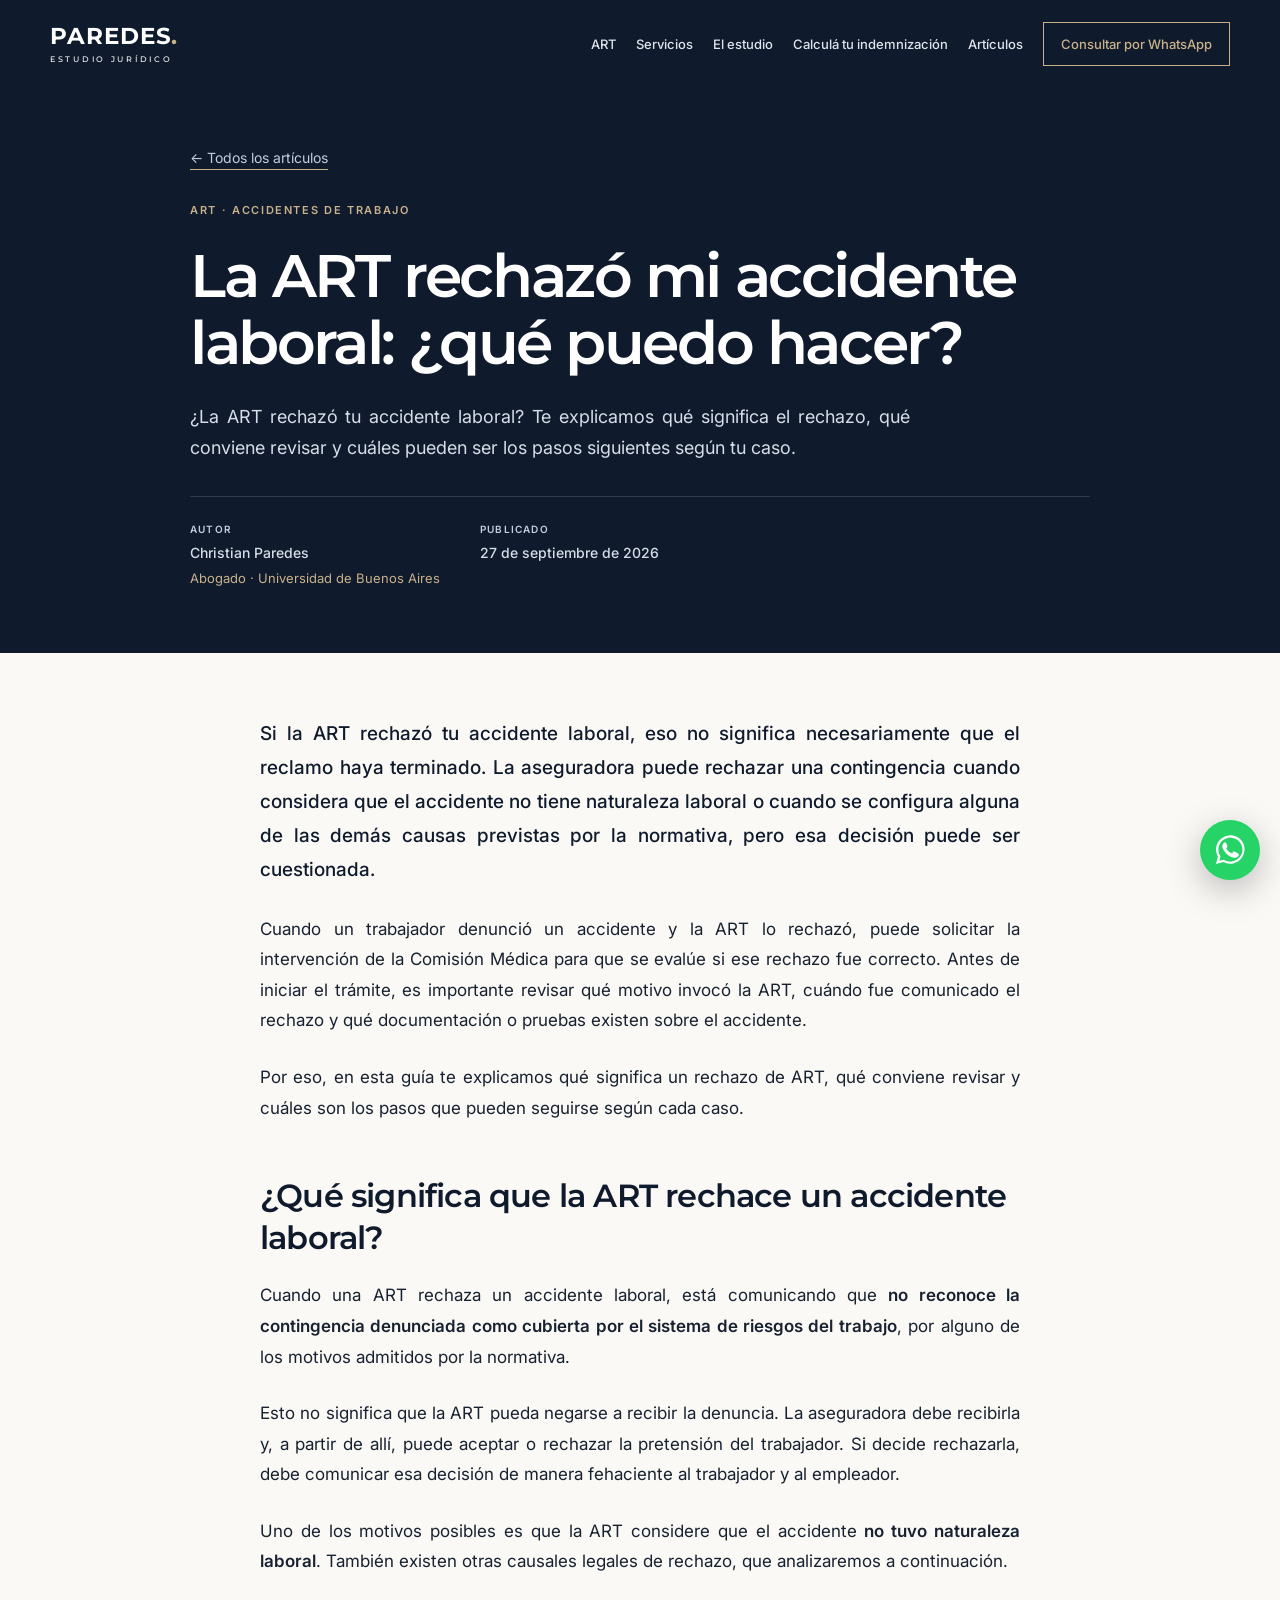
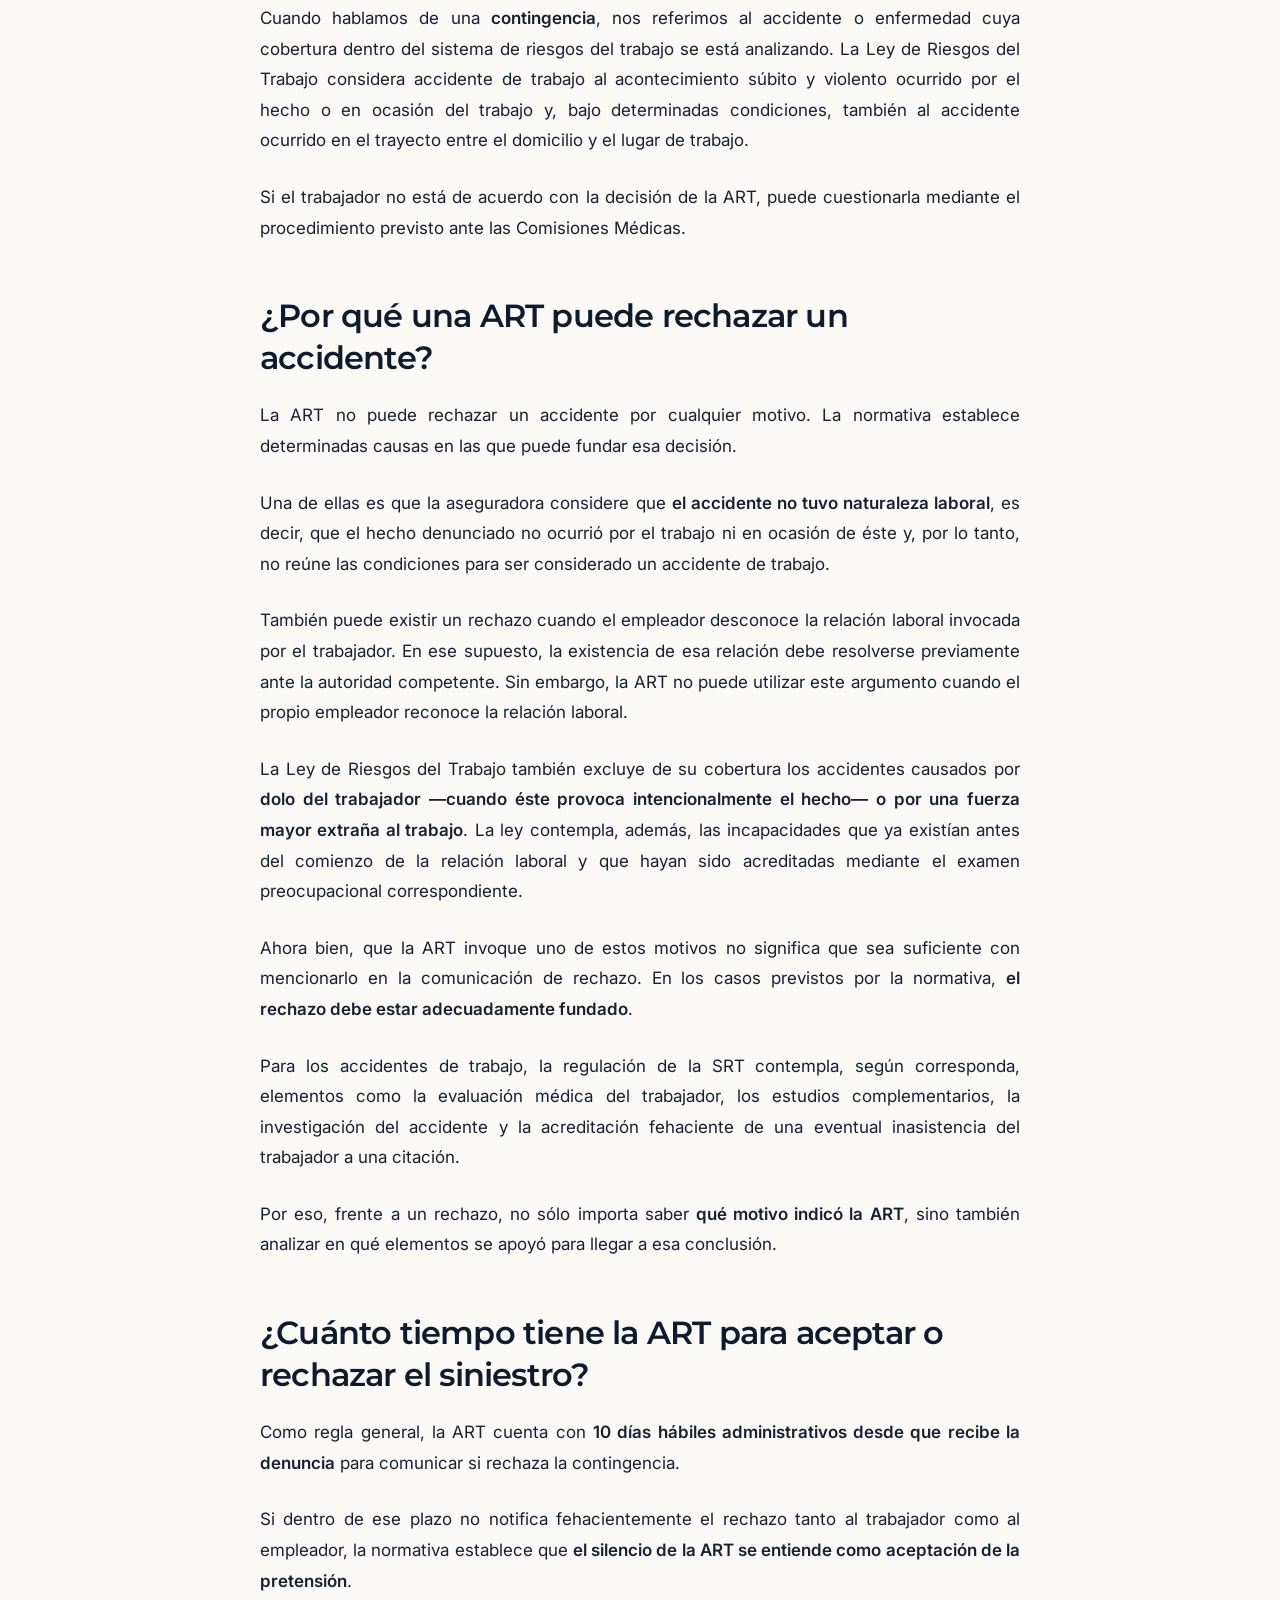
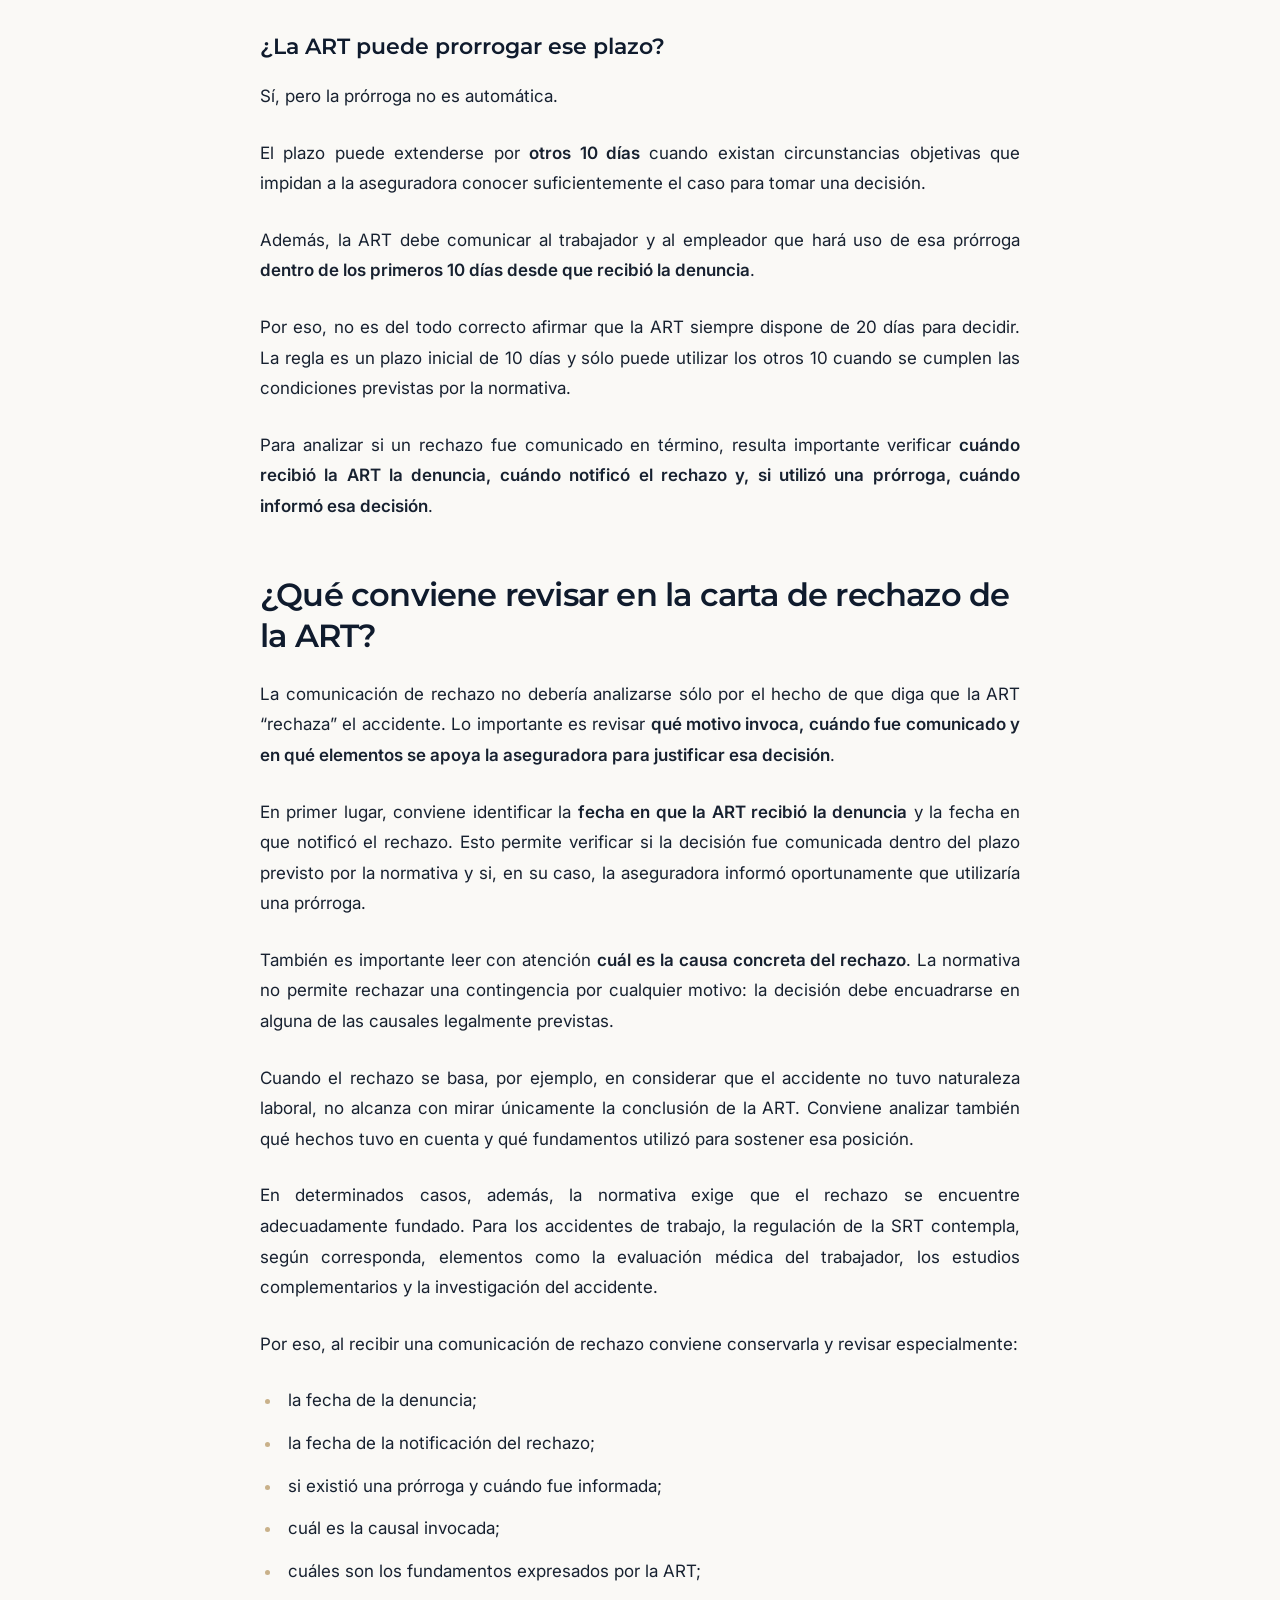
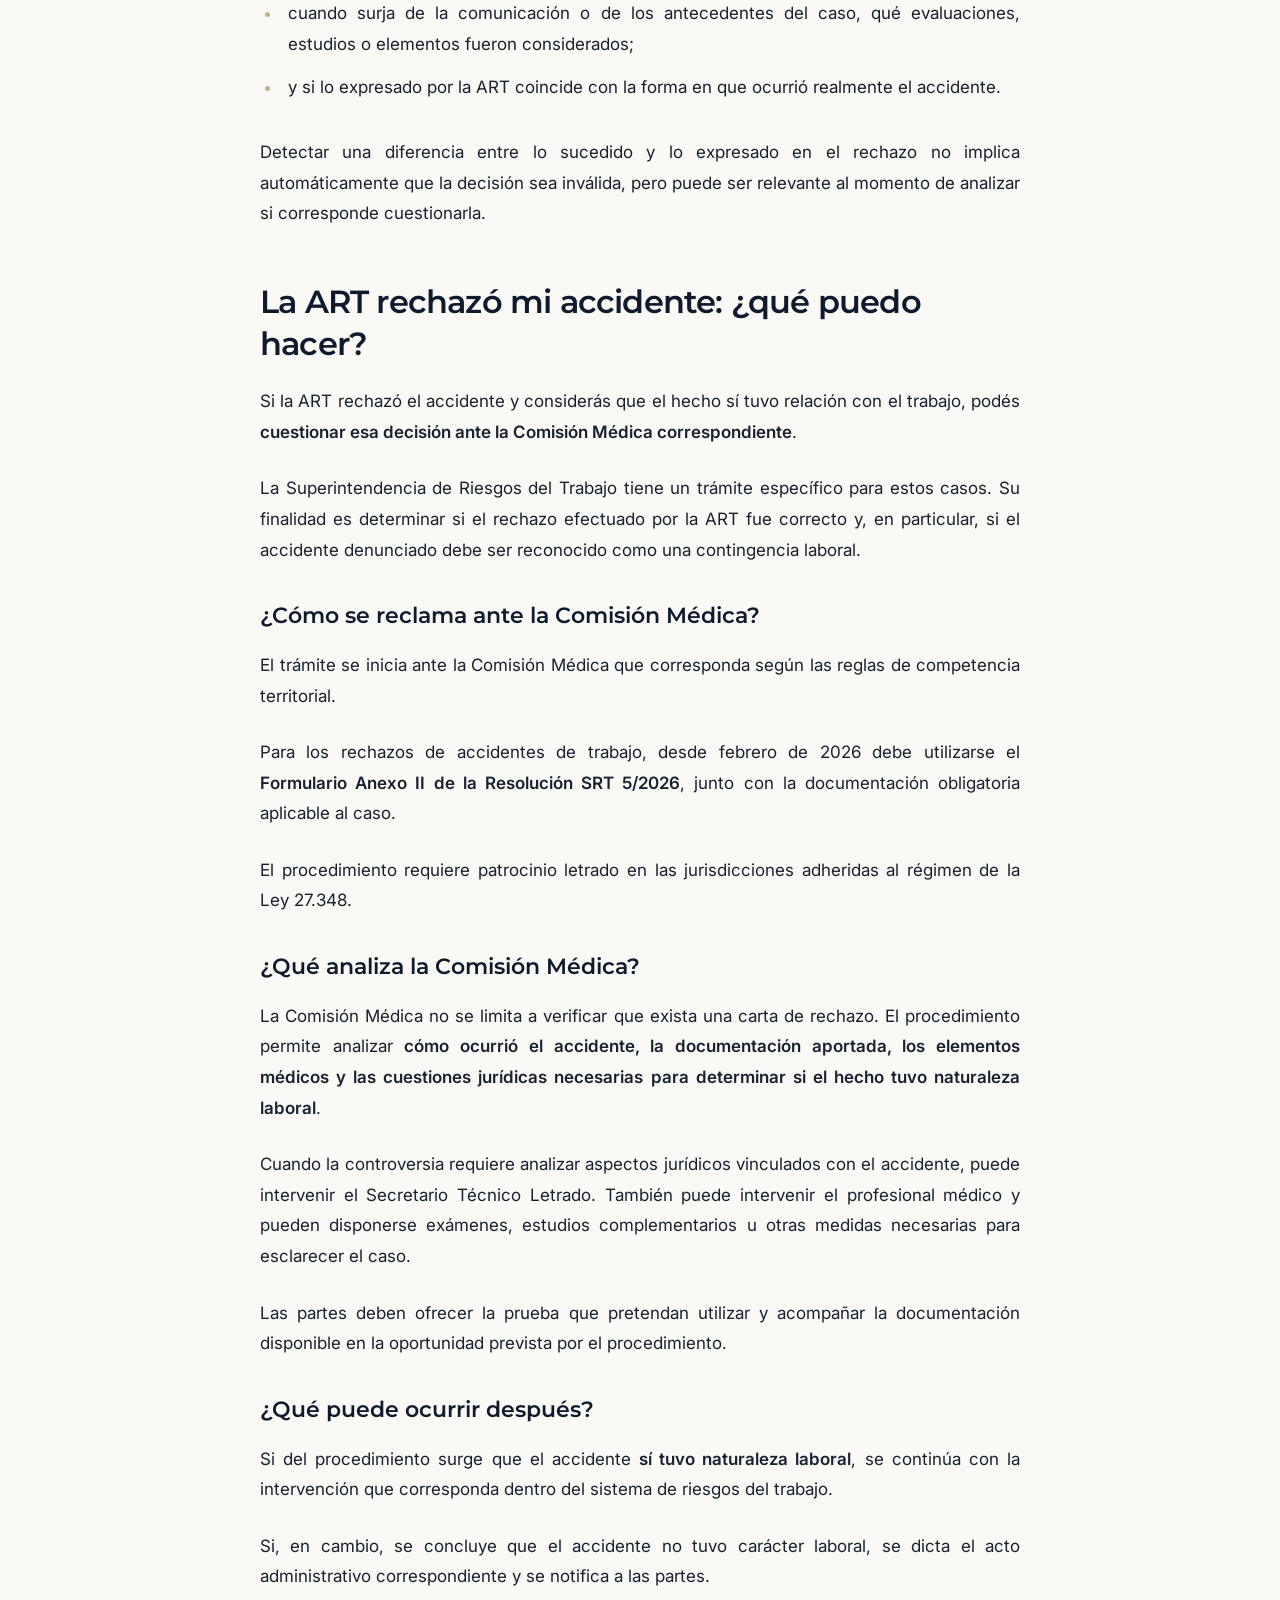
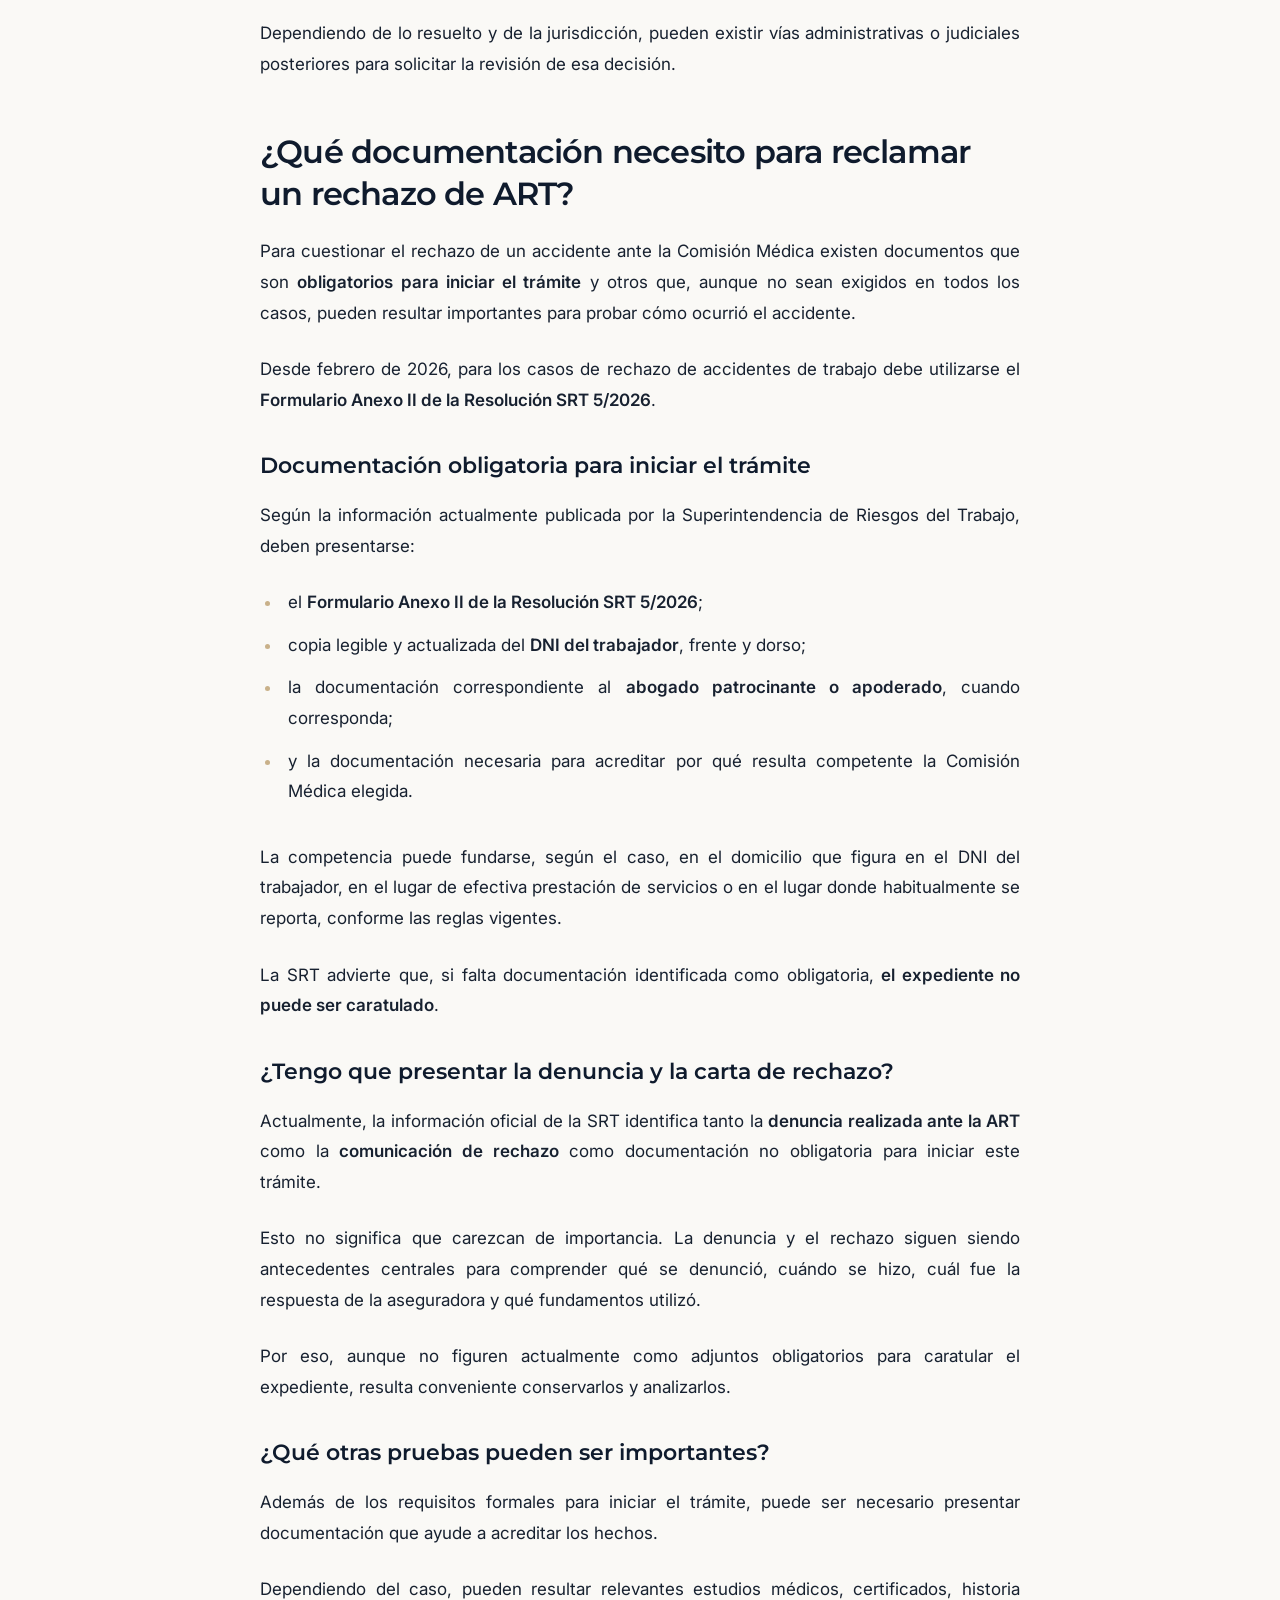
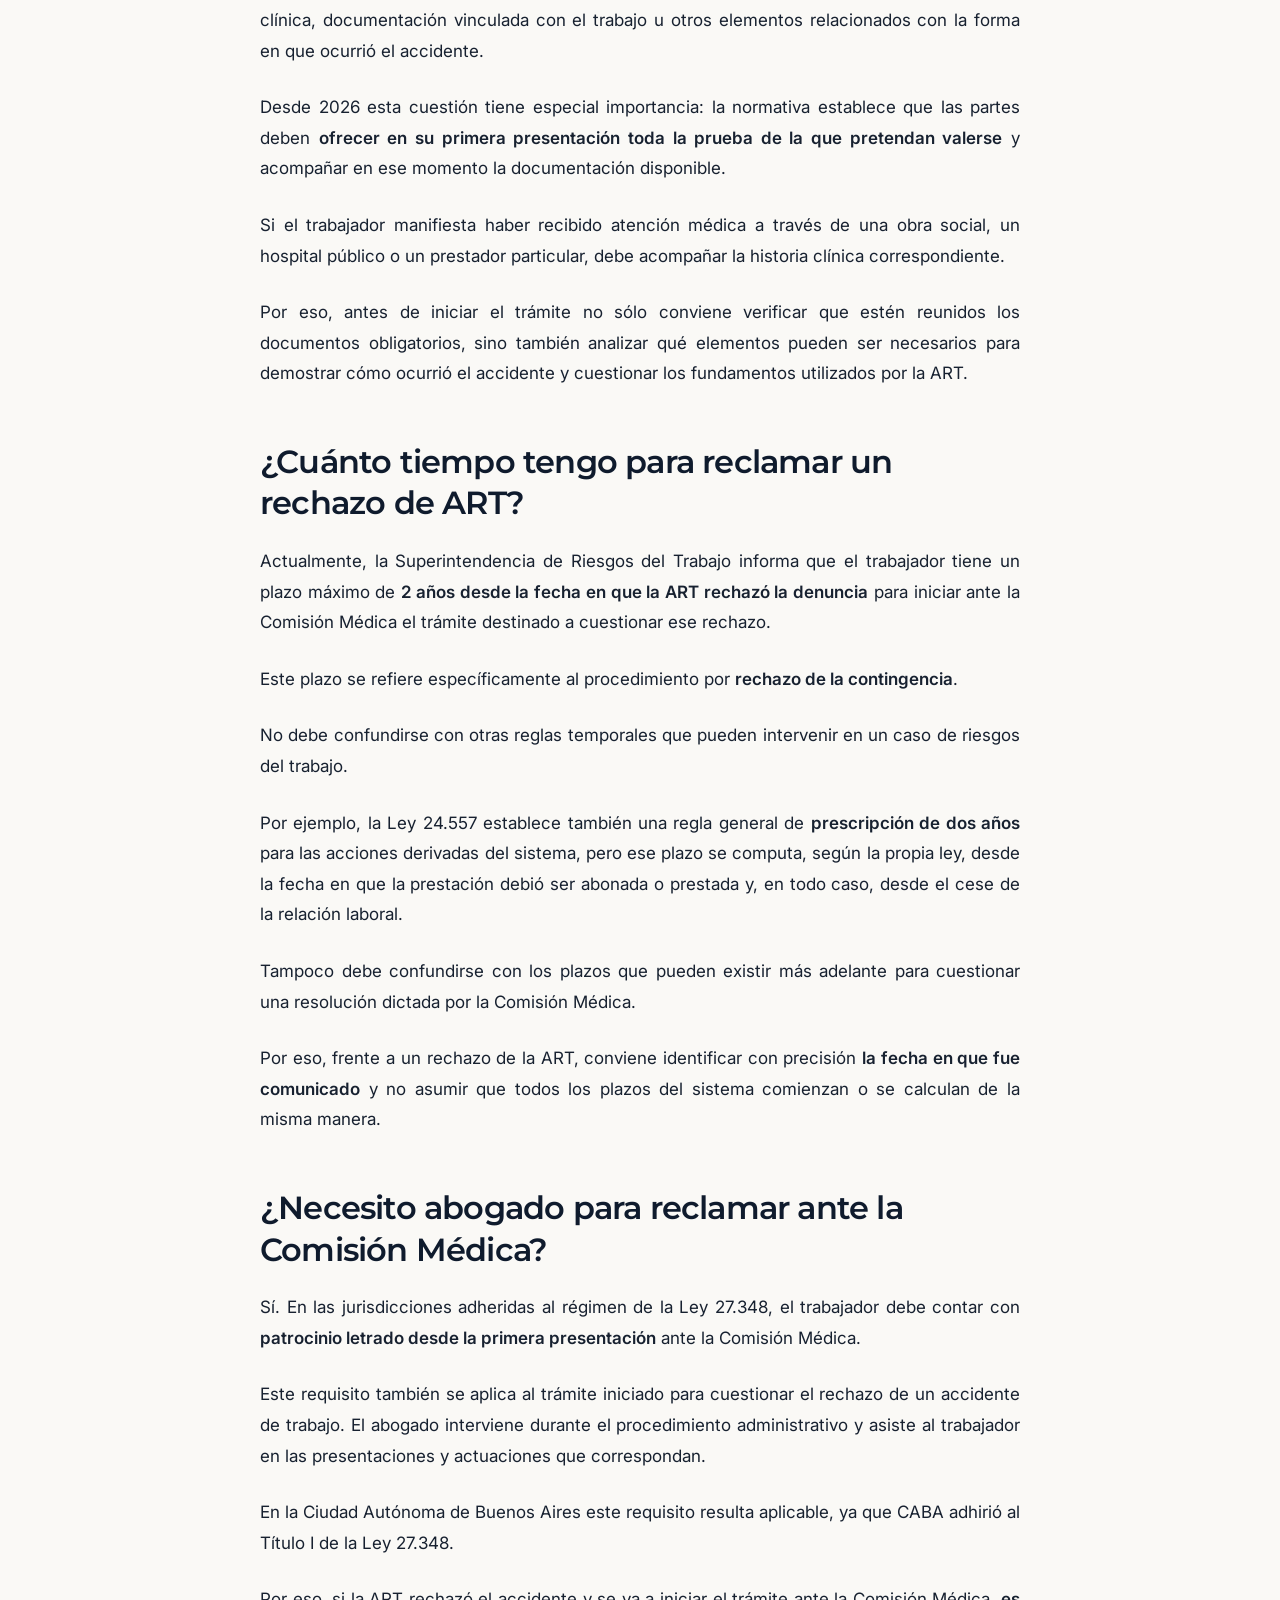
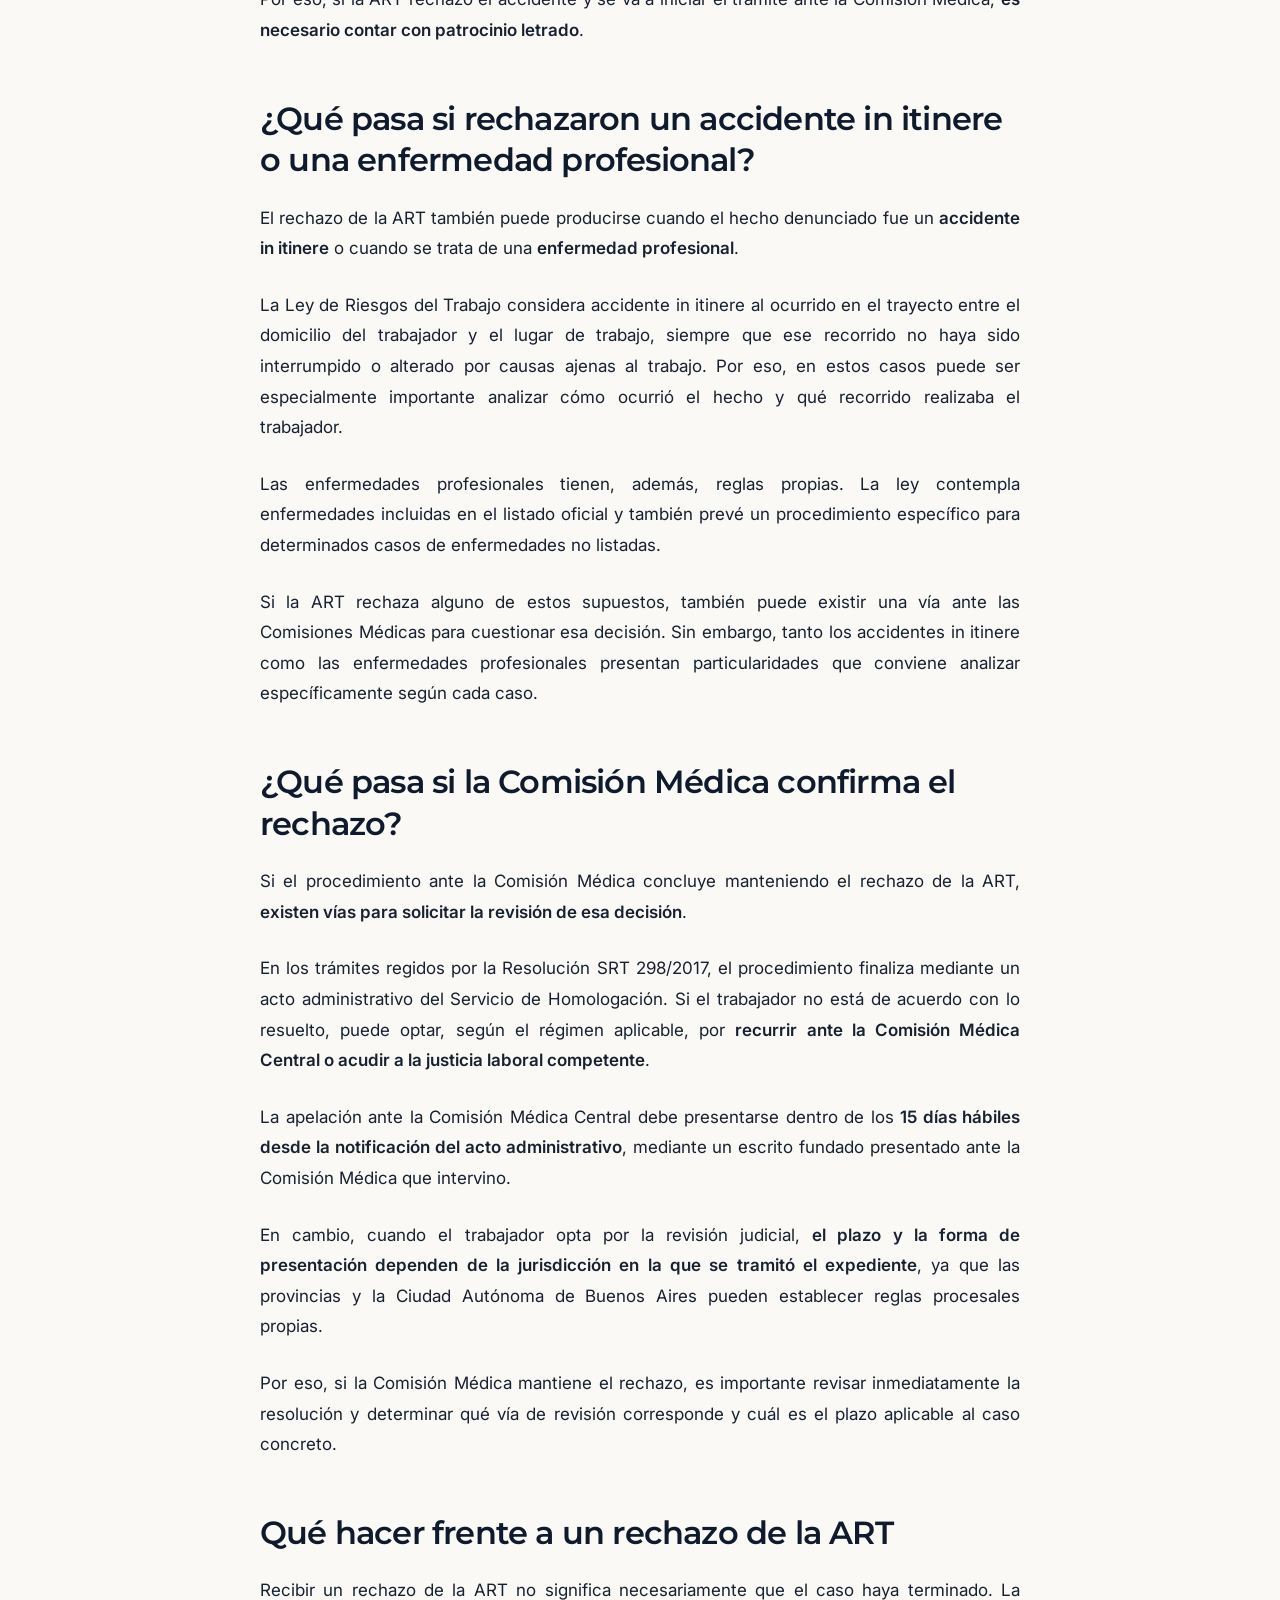
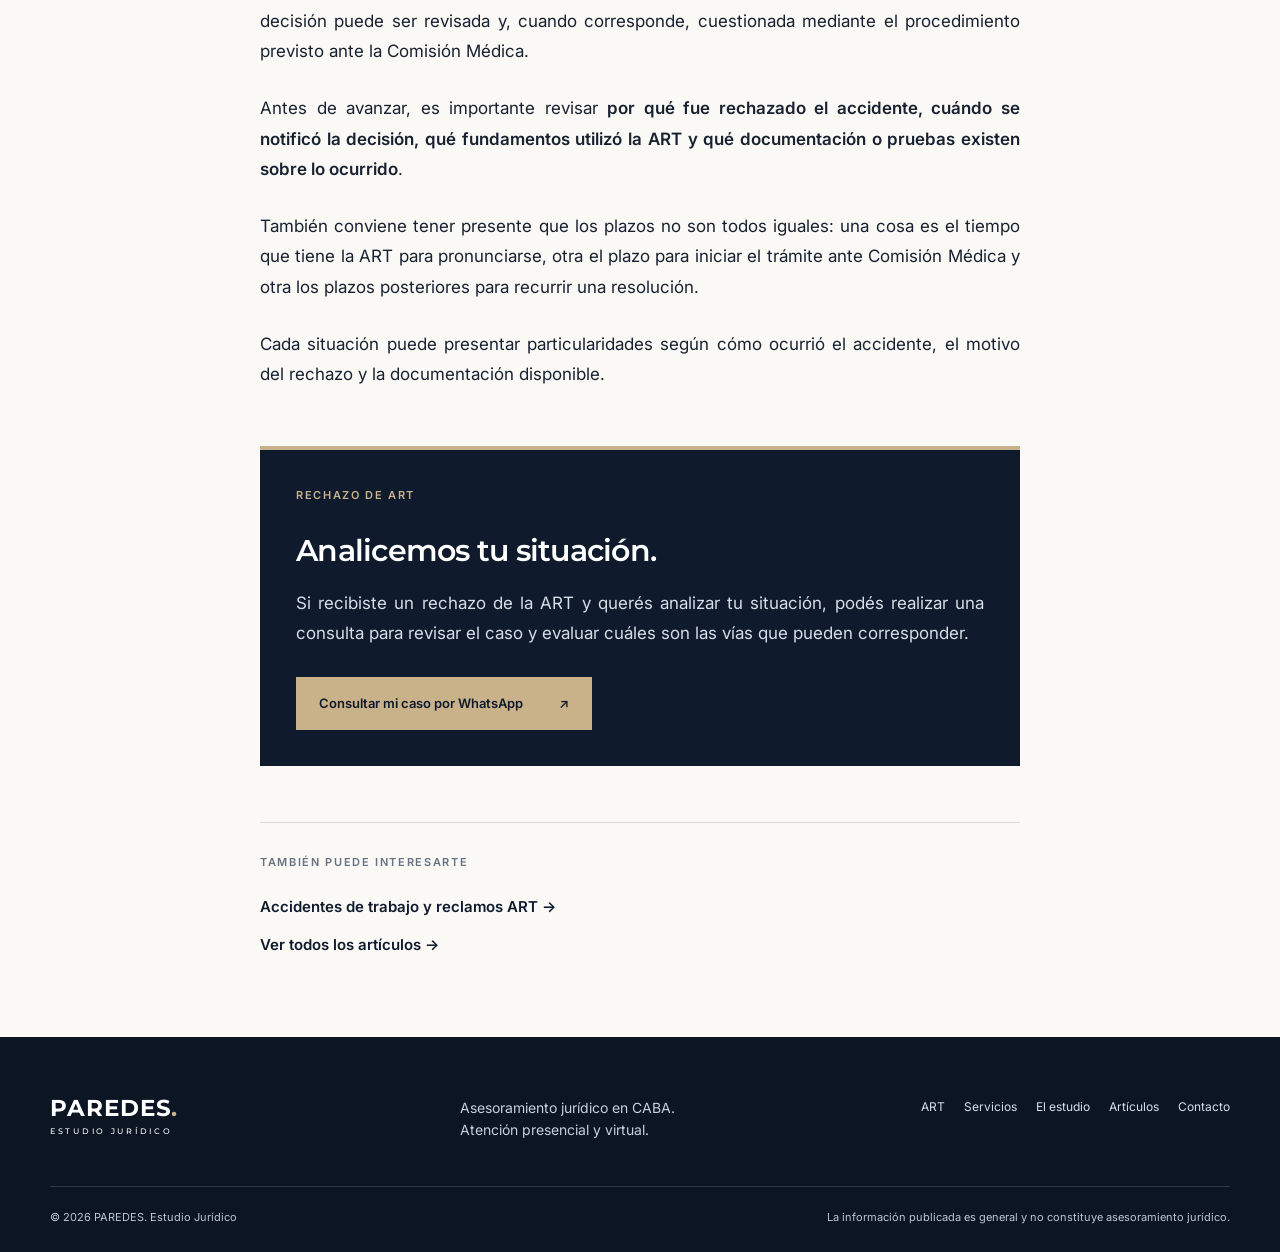
<file: articulos/rechazo-art/index.html>
<!DOCTYPE html>
<html lang="es">

<head>
  <!-- Google Analytics 4: PAREDES. -->
  <script async src="https://www.googletagmanager.com/gtag/js?id=G-R6PEJ52KYV"></script>
  <script>
    window.dataLayer = window.dataLayer || [];
    function gtag(){dataLayer.push(arguments);}
    gtag('js', new Date());
    gtag('config', 'G-R6PEJ52KYV');
  </script>


  <meta charset="UTF-8">
  <meta name="viewport" content="width=device-width, initial-scale=1">

  <title>Rechazo de ART: qué hacer si rechazaron tu accidente laboral</title>

  <meta
    name="description"
    content="¿La ART rechazó tu accidente laboral? Te explicamos qué significa el rechazo, qué conviene revisar y cuáles pueden ser los pasos siguientes según tu caso."
  >

  <meta name="robots" content="index, follow">

  <link
    rel="canonical"
    href="https://estudiojuridicoparedes.com.ar/articulos/rechazo-art/"
  >

  <!-- OPEN GRAPH -->

  <meta property="og:locale" content="es_AR">
  <meta property="og:type" content="article">
  <meta property="og:site_name" content="PAREDES. Estudio Jurídico">

  <meta
    property="og:title"
    content="Rechazo de ART: qué hacer si rechazaron tu accidente laboral"
  >

  <meta
    property="og:description"
    content="¿La ART rechazó tu accidente laboral? Te explicamos qué significa el rechazo, qué conviene revisar y cuáles pueden ser los pasos siguientes según tu caso."
  >

  <meta
    property="og:url"
    content="https://estudiojuridicoparedes.com.ar/articulos/rechazo-art/"
  >

  <!-- X / TWITTER -->

  <meta name="twitter:card" content="summary">

  <meta
    name="twitter:title"
    content="Rechazo de ART: qué hacer si rechazaron tu accidente laboral"
  >

  <meta
    name="twitter:description"
    content="¿La ART rechazó tu accidente laboral? Te explicamos qué significa el rechazo, qué conviene revisar y cuáles pueden ser los pasos siguientes según tu caso."
  >

  <meta name="theme-color" content="#0F1B2D">

  <!-- FUENTES -->

  <link rel="preconnect" href="https://fonts.googleapis.com">

  <link
    rel="preconnect"
    href="https://fonts.gstatic.com"
    crossorigin
  >

  <link
    href="https://fonts.googleapis.com/css2?family=Inter:wght@400;500;600&family=Montserrat:wght@500;600;700&display=swap"
    rel="stylesheet"
  >

  <!-- CSS -->

  <link rel="stylesheet" href="/styles.css?v=20261014-armonia">


  <!-- DATOS ESTRUCTURADOS -->

  <script type="application/ld+json">
  {
    "@context": "https://schema.org",
    "@type": "Article",
    "headline": "La ART rechazó mi accidente laboral: ¿qué puedo hacer?",
    "description": "¿La ART rechazó tu accidente laboral? Te explicamos qué significa el rechazo, qué conviene revisar y cuáles pueden ser los pasos siguientes según tu caso.",
    "datePublished": "2026-09-27",
    "dateModified": "2026-09-27",
    "mainEntityOfPage": {
      "@type": "WebPage",
      "@id": "https://estudiojuridicoparedes.com.ar/articulos/rechazo-art/"
    },
    "author": {
      "@type": "Person",
      "name": "Christian Paredes"
    },
    "publisher": {
      "@type": "Organization",
      "name": "PAREDES. Estudio Jurídico",
      "url": "https://estudiojuridicoparedes.com.ar/"
    }
  }
  </script>

  <link rel="icon" href="/favicon.ico" sizes="any">
  <link rel="icon" type="image/png" href="/favicon-96x96.png" sizes="96x96">
  <link rel="apple-touch-icon" href="/apple-touch-icon.png">
</head>


<body class="site-page editorial-page">


<a class="skip-link" href="#contenido">
  Saltar al contenido
</a>


<header class="header" id="inicio">
    <div class="container header-inner">
      <a class="brand" href="/" aria-label="Paredes Estudio Jurídico, inicio">
        <span class="brand-name">PAREDES<span>.</span></span>
        <span class="brand-subtitle">ESTUDIO JURÍDICO</span>
      </a>
      <button class="menu-button" type="button" aria-label="Abrir menú" aria-expanded="false" aria-controls="navigation">
        <span></span><span></span>
      </button>
      <nav class="navigation" id="navigation" aria-label="Navegación principal">
        <a href="/art/">ART</a>
        <a href="/#casos">Servicios</a>
        <a href="/#estudio">El estudio</a>
        <a href="/#calculadora">Calculá tu indemnización</a>
        <a href="/articulos/">Artículos</a>
        <a class="nav-contact whatsapp-link" href="https://wa.me/5491141937153?text=Hola%2C%20quisiera%20realizar%20una%20consulta%20con%20PAREDES.%20Estudio%20Jur%C3%ADdico." data-message="Hola, quisiera realizar una consulta con PAREDES. Estudio Jurídico." target="_blank" rel="noopener noreferrer">Consultar por WhatsApp</a>
      </nav>
    </div>
  </header>



<main id="contenido">


  <article class="article-page">


    <!-- CABECERA DEL ARTÍCULO -->

    <header class="article-hero">

      <div class="container article-hero-inner">

        <a
          class="article-back"
          href="/articulos/"
        >
          ← Todos los artículos
        </a>


        <div class="article-category">
          ART · ACCIDENTES DE TRABAJO
        </div>


        <h1>
          La ART rechazó mi accidente laboral: ¿qué puedo hacer?
        </h1>


        <p class="article-lead">
          ¿La ART rechazó tu accidente laboral? Te explicamos qué significa
          el rechazo, qué conviene revisar y cuáles pueden ser los pasos
          siguientes según tu caso.
        </p>


        <div class="article-byline">

          <div>
            <span>AUTOR</span>
            <strong>Christian Paredes</strong>
            <small class="article-author-credential">Abogado · Universidad de Buenos Aires</small>
          </div>

          <div>
            <span>PUBLICADO</span>

            <time datetime="2026-09-27">
              27 de septiembre de 2026
            </time>
          </div>

        </div>

      </div>

    </header>



    <!-- CONTENIDO DEL ARTÍCULO -->

    <div class="article-body">

      <div class="article-content">


        <p class="article-intro">
          Si la ART rechazó tu accidente laboral, eso no significa necesariamente
          que el reclamo haya terminado. La aseguradora puede rechazar una
          contingencia cuando considera que el accidente no tiene naturaleza
          laboral o cuando se configura alguna de las demás causas previstas por
          la normativa, pero esa decisión puede ser cuestionada.
        </p>


        <p>
          Cuando un trabajador denunció un accidente y la ART lo rechazó, puede
          solicitar la intervención de la Comisión Médica para que se evalúe si
          ese rechazo fue correcto. Antes de iniciar el trámite, es importante
          revisar qué motivo invocó la ART, cuándo fue comunicado el rechazo y
          qué documentación o pruebas existen sobre el accidente.
        </p>


        <p>
          Por eso, en esta guía te explicamos qué significa un rechazo de ART,
          qué conviene revisar y cuáles son los pasos que pueden seguirse según
          cada caso.
        </p>



        <h2>
          ¿Qué significa que la ART rechace un accidente laboral?
        </h2>


        <p>
          Cuando una ART rechaza un accidente laboral, está comunicando que
          <strong>no reconoce la contingencia denunciada como cubierta por el
          sistema de riesgos del trabajo</strong>, por alguno de los motivos
          admitidos por la normativa.
        </p>


        <p>
          Esto no significa que la ART pueda negarse a recibir la denuncia.
          La aseguradora debe recibirla y, a partir de allí, puede aceptar o
          rechazar la pretensión del trabajador. Si decide rechazarla, debe
          comunicar esa decisión de manera fehaciente al trabajador y al
          empleador.
        </p>


        <p>
          Uno de los motivos posibles es que la ART considere que el accidente
          <strong>no tuvo naturaleza laboral</strong>. También existen otras
          causales legales de rechazo, que analizaremos a continuación.
        </p>


        <p>
          Cuando hablamos de una <strong>contingencia</strong>, nos referimos al
          accidente o enfermedad cuya cobertura dentro del sistema de riesgos del
          trabajo se está analizando. La Ley de Riesgos del Trabajo considera
          accidente de trabajo al acontecimiento súbito y violento ocurrido por
          el hecho o en ocasión del trabajo y, bajo determinadas condiciones,
          también al accidente ocurrido en el trayecto entre el domicilio y el
          lugar de trabajo.
        </p>


        <p>
          Si el trabajador no está de acuerdo con la decisión de la ART, puede
          cuestionarla mediante el procedimiento previsto ante las Comisiones
          Médicas.
        </p>



        <h2>
          ¿Por qué una ART puede rechazar un accidente?
        </h2>


        <p>
          La ART no puede rechazar un accidente por cualquier motivo. La
          normativa establece determinadas causas en las que puede fundar esa
          decisión.
        </p>


        <p>
          Una de ellas es que la aseguradora considere que
          <strong>el accidente no tuvo naturaleza laboral</strong>, es decir,
          que el hecho denunciado no ocurrió por el trabajo ni en ocasión de
          éste y, por lo tanto, no reúne las condiciones para ser considerado
          un accidente de trabajo.
        </p>


        <p>
          También puede existir un rechazo cuando el empleador desconoce la
          relación laboral invocada por el trabajador. En ese supuesto, la
          existencia de esa relación debe resolverse previamente ante la
          autoridad competente. Sin embargo, la ART no puede utilizar este
          argumento cuando el propio empleador reconoce la relación laboral.
        </p>


        <p>
          La Ley de Riesgos del Trabajo también excluye de su cobertura los
          accidentes causados por <strong>dolo del trabajador —cuando éste
          provoca intencionalmente el hecho— o por una fuerza mayor extraña al
          trabajo</strong>. La ley contempla, además, las incapacidades que ya
          existían antes del comienzo de la relación laboral y que hayan sido
          acreditadas mediante el examen preocupacional correspondiente.
        </p>


        <p>
          Ahora bien, que la ART invoque uno de estos motivos no significa que
          sea suficiente con mencionarlo en la comunicación de rechazo. En los
          casos previstos por la normativa,
          <strong>el rechazo debe estar adecuadamente fundado</strong>.
        </p>


        <p>
          Para los accidentes de trabajo, la regulación de la SRT contempla,
          según corresponda, elementos como la evaluación médica del trabajador,
          los estudios complementarios, la investigación del accidente y la
          acreditación fehaciente de una eventual inasistencia del trabajador
          a una citación.
        </p>


        <p>
          Por eso, frente a un rechazo, no sólo importa saber
          <strong>qué motivo indicó la ART</strong>, sino también analizar en
          qué elementos se apoyó para llegar a esa conclusión.
        </p>



        <h2>
          ¿Cuánto tiempo tiene la ART para aceptar o rechazar el siniestro?
        </h2>


        <p>
          Como regla general, la ART cuenta con
          <strong>10 días hábiles administrativos desde que recibe la
          denuncia</strong> para comunicar si rechaza la contingencia.
        </p>


        <p>
          Si dentro de ese plazo no notifica fehacientemente el rechazo tanto
          al trabajador como al empleador, la normativa establece que
          <strong>el silencio de la ART se entiende como aceptación de la
          pretensión</strong>.
        </p>



        <h3>
          ¿La ART puede prorrogar ese plazo?
        </h3>


        <p>
          Sí, pero la prórroga no es automática.
        </p>


        <p>
          El plazo puede extenderse por <strong>otros 10 días</strong> cuando
          existan circunstancias objetivas que impidan a la aseguradora conocer
          suficientemente el caso para tomar una decisión.
        </p>


        <p>
          Además, la ART debe comunicar al trabajador y al empleador que hará
          uso de esa prórroga <strong>dentro de los primeros 10 días desde que
          recibió la denuncia</strong>.
        </p>


        <p>
          Por eso, no es del todo correcto afirmar que la ART siempre dispone
          de 20 días para decidir. La regla es un plazo inicial de 10 días y
          sólo puede utilizar los otros 10 cuando se cumplen las condiciones
          previstas por la normativa.
        </p>


        <p>
          Para analizar si un rechazo fue comunicado en término, resulta
          importante verificar <strong>cuándo recibió la ART la denuncia,
          cuándo notificó el rechazo y, si utilizó una prórroga, cuándo informó
          esa decisión</strong>.
        </p>



        <h2>
          ¿Qué conviene revisar en la carta de rechazo de la ART?
        </h2>


        <p>
          La comunicación de rechazo no debería analizarse sólo por el hecho de
          que diga que la ART “rechaza” el accidente. Lo importante es revisar
          <strong>qué motivo invoca, cuándo fue comunicado y en qué elementos
          se apoya la aseguradora para justificar esa decisión</strong>.
        </p>


        <p>
          En primer lugar, conviene identificar la
          <strong>fecha en que la ART recibió la denuncia</strong> y la fecha
          en que notificó el rechazo. Esto permite verificar si la decisión fue
          comunicada dentro del plazo previsto por la normativa y si, en su
          caso, la aseguradora informó oportunamente que utilizaría una
          prórroga.
        </p>


        <p>
          También es importante leer con atención
          <strong>cuál es la causa concreta del rechazo</strong>. La normativa
          no permite rechazar una contingencia por cualquier motivo: la decisión
          debe encuadrarse en alguna de las causales legalmente previstas.
        </p>


        <p>
          Cuando el rechazo se basa, por ejemplo, en considerar que el accidente
          no tuvo naturaleza laboral, no alcanza con mirar únicamente la
          conclusión de la ART. Conviene analizar también qué hechos tuvo en
          cuenta y qué fundamentos utilizó para sostener esa posición.
        </p>


        <p>
          En determinados casos, además, la normativa exige que el rechazo se
          encuentre adecuadamente fundado. Para los accidentes de trabajo, la
          regulación de la SRT contempla, según corresponda, elementos como la
          evaluación médica del trabajador, los estudios complementarios y la
          investigación del accidente.
        </p>


        <p>
          Por eso, al recibir una comunicación de rechazo conviene conservarla
          y revisar especialmente:
        </p>


        <ul>
          <li>la fecha de la denuncia;</li>

          <li>la fecha de la notificación del rechazo;</li>

          <li>si existió una prórroga y cuándo fue informada;</li>

          <li>cuál es la causal invocada;</li>

          <li>cuáles son los fundamentos expresados por la ART;</li>

          <li>
            cuando surja de la comunicación o de los antecedentes del caso,
            qué evaluaciones, estudios o elementos fueron considerados;
          </li>

          <li>
            y si lo expresado por la ART coincide con la forma en que ocurrió
            realmente el accidente.
          </li>
        </ul>


        <p>
          Detectar una diferencia entre lo sucedido y lo expresado en el rechazo
          no implica automáticamente que la decisión sea inválida, pero puede
          ser relevante al momento de analizar si corresponde cuestionarla.
        </p>



        <h2>
          La ART rechazó mi accidente: ¿qué puedo hacer?
        </h2>


        <p>
          Si la ART rechazó el accidente y considerás que el hecho sí tuvo
          relación con el trabajo, podés
          <strong>cuestionar esa decisión ante la Comisión Médica
          correspondiente</strong>.
        </p>


        <p>
          La Superintendencia de Riesgos del Trabajo tiene un trámite específico
          para estos casos. Su finalidad es determinar si el rechazo efectuado
          por la ART fue correcto y, en particular, si el accidente denunciado
          debe ser reconocido como una contingencia laboral.
        </p>



        <h3>
          ¿Cómo se reclama ante la Comisión Médica?
        </h3>


        <p>
          El trámite se inicia ante la Comisión Médica que corresponda según
          las reglas de competencia territorial.
        </p>


        <p>
          Para los rechazos de accidentes de trabajo, desde febrero de 2026
          debe utilizarse el
          <strong>Formulario Anexo II de la Resolución SRT 5/2026</strong>,
          junto con la documentación obligatoria aplicable al caso.
        </p>


        <p>
          El procedimiento requiere patrocinio letrado en las jurisdicciones
          adheridas al régimen de la Ley 27.348.
        </p>



        <h3>
          ¿Qué analiza la Comisión Médica?
        </h3>


        <p>
          La Comisión Médica no se limita a verificar que exista una carta de
          rechazo. El procedimiento permite analizar
          <strong>cómo ocurrió el accidente, la documentación aportada, los
          elementos médicos y las cuestiones jurídicas necesarias para
          determinar si el hecho tuvo naturaleza laboral</strong>.
        </p>


        <p>
          Cuando la controversia requiere analizar aspectos jurídicos vinculados
          con el accidente, puede intervenir el Secretario Técnico Letrado.
          También puede intervenir el profesional médico y pueden disponerse
          exámenes, estudios complementarios u otras medidas necesarias para
          esclarecer el caso.
        </p>


        <p>
          Las partes deben ofrecer la prueba que pretendan utilizar y acompañar
          la documentación disponible en la oportunidad prevista por el
          procedimiento.
        </p>



        <h3>
          ¿Qué puede ocurrir después?
        </h3>


        <p>
          Si del procedimiento surge que el accidente
          <strong>sí tuvo naturaleza laboral</strong>, se continúa con la
          intervención que corresponda dentro del sistema de riesgos del
          trabajo.
        </p>


        <p>
          Si, en cambio, se concluye que el accidente no tuvo carácter laboral,
          se dicta el acto administrativo correspondiente y se notifica a las
          partes.
        </p>


        <p>
          Dependiendo de lo resuelto y de la jurisdicción, pueden existir vías
          administrativas o judiciales posteriores para solicitar la revisión
          de esa decisión.
        </p>



        <h2>
          ¿Qué documentación necesito para reclamar un rechazo de ART?
        </h2>


        <p>
          Para cuestionar el rechazo de un accidente ante la Comisión Médica
          existen documentos que son
          <strong>obligatorios para iniciar el trámite</strong> y otros que,
          aunque no sean exigidos en todos los casos, pueden resultar importantes
          para probar cómo ocurrió el accidente.
        </p>


        <p>
          Desde febrero de 2026, para los casos de rechazo de accidentes de
          trabajo debe utilizarse el
          <strong>Formulario Anexo II de la Resolución SRT 5/2026</strong>.
        </p>



        <h3>
          Documentación obligatoria para iniciar el trámite
        </h3>


        <p>
          Según la información actualmente publicada por la Superintendencia de
          Riesgos del Trabajo, deben presentarse:
        </p>


        <ul>
          <li>
            el <strong>Formulario Anexo II de la Resolución SRT 5/2026</strong>;
          </li>

          <li>
            copia legible y actualizada del
            <strong>DNI del trabajador</strong>, frente y dorso;
          </li>

          <li>
            la documentación correspondiente al
            <strong>abogado patrocinante o apoderado</strong>, cuando
            corresponda;
          </li>

          <li>
            y la documentación necesaria para acreditar por qué resulta
            competente la Comisión Médica elegida.
          </li>
        </ul>


        <p>
          La competencia puede fundarse, según el caso, en el domicilio que
          figura en el DNI del trabajador, en el lugar de efectiva prestación
          de servicios o en el lugar donde habitualmente se reporta, conforme
          las reglas vigentes.
        </p>


        <p>
          La SRT advierte que, si falta documentación identificada como
          obligatoria, <strong>el expediente no puede ser caratulado</strong>.
        </p>



        <h3>
          ¿Tengo que presentar la denuncia y la carta de rechazo?
        </h3>


        <p>
          Actualmente, la información oficial de la SRT identifica tanto la
          <strong>denuncia realizada ante la ART</strong> como la
          <strong>comunicación de rechazo</strong> como documentación no
          obligatoria para iniciar este trámite.
        </p>


        <p>
          Esto no significa que carezcan de importancia. La denuncia y el
          rechazo siguen siendo antecedentes centrales para comprender qué se
          denunció, cuándo se hizo, cuál fue la respuesta de la aseguradora y
          qué fundamentos utilizó.
        </p>


        <p>
          Por eso, aunque no figuren actualmente como adjuntos obligatorios para
          caratular el expediente, resulta conveniente conservarlos y
          analizarlos.
        </p>



        <h3>
          ¿Qué otras pruebas pueden ser importantes?
        </h3>


        <p>
          Además de los requisitos formales para iniciar el trámite, puede ser
          necesario presentar documentación que ayude a acreditar los hechos.
        </p>


        <p>
          Dependiendo del caso, pueden resultar relevantes estudios médicos,
          certificados, historia clínica, documentación vinculada con el trabajo
          u otros elementos relacionados con la forma en que ocurrió el
          accidente.
        </p>


        <p>
          Desde 2026 esta cuestión tiene especial importancia: la normativa
          establece que las partes deben
          <strong>ofrecer en su primera presentación toda la prueba de la que
          pretendan valerse</strong> y acompañar en ese momento la documentación
          disponible.
        </p>


        <p>
          Si el trabajador manifiesta haber recibido atención médica a través
          de una obra social, un hospital público o un prestador particular,
          debe acompañar la historia clínica correspondiente.
        </p>


        <p>
          Por eso, antes de iniciar el trámite no sólo conviene verificar que
          estén reunidos los documentos obligatorios, sino también analizar qué
          elementos pueden ser necesarios para demostrar cómo ocurrió el
          accidente y cuestionar los fundamentos utilizados por la ART.
        </p>



        <h2>
          ¿Cuánto tiempo tengo para reclamar un rechazo de ART?
        </h2>


        <p>
          Actualmente, la Superintendencia de Riesgos del Trabajo informa que
          el trabajador tiene un plazo máximo de
          <strong>2 años desde la fecha en que la ART rechazó la denuncia</strong>
          para iniciar ante la Comisión Médica el trámite destinado a cuestionar
          ese rechazo.
        </p>


        <p>
          Este plazo se refiere específicamente al procedimiento por
          <strong>rechazo de la contingencia</strong>.
        </p>


        <p>
          No debe confundirse con otras reglas temporales que pueden intervenir
          en un caso de riesgos del trabajo.
        </p>


        <p>
          Por ejemplo, la Ley 24.557 establece también una regla general de
          <strong>prescripción de dos años</strong> para las acciones derivadas
          del sistema, pero ese plazo se computa, según la propia ley, desde la
          fecha en que la prestación debió ser abonada o prestada y, en todo
          caso, desde el cese de la relación laboral.
        </p>


        <p>
          Tampoco debe confundirse con los plazos que pueden existir más
          adelante para cuestionar una resolución dictada por la Comisión
          Médica.
        </p>


        <p>
          Por eso, frente a un rechazo de la ART, conviene identificar con
          precisión <strong>la fecha en que fue comunicado</strong> y no asumir
          que todos los plazos del sistema comienzan o se calculan de la misma
          manera.
        </p>



        <h2>
          ¿Necesito abogado para reclamar ante la Comisión Médica?
        </h2>


        <p>
          Sí. En las jurisdicciones adheridas al régimen de la Ley 27.348, el
          trabajador debe contar con
          <strong>patrocinio letrado desde la primera presentación</strong>
          ante la Comisión Médica.
        </p>


        <p>
          Este requisito también se aplica al trámite iniciado para cuestionar
          el rechazo de un accidente de trabajo. El abogado interviene durante
          el procedimiento administrativo y asiste al trabajador en las
          presentaciones y actuaciones que correspondan.
        </p>


        <p>
          En la Ciudad Autónoma de Buenos Aires este requisito resulta
          aplicable, ya que CABA adhirió al Título I de la Ley 27.348.
        </p>


        <p>
          Por eso, si la ART rechazó el accidente y se va a iniciar el trámite
          ante la Comisión Médica,
          <strong>es necesario contar con patrocinio letrado</strong>.
        </p>



        <h2>
          ¿Qué pasa si rechazaron un accidente in itinere o una enfermedad profesional?
        </h2>


        <p>
          El rechazo de la ART también puede producirse cuando el hecho
          denunciado fue un <strong>accidente in itinere</strong> o cuando se
          trata de una <strong>enfermedad profesional</strong>.
        </p>


        <p>
          La Ley de Riesgos del Trabajo considera accidente in itinere al
          ocurrido en el trayecto entre el domicilio del trabajador y el lugar
          de trabajo, siempre que ese recorrido no haya sido interrumpido o
          alterado por causas ajenas al trabajo. Por eso, en estos casos puede
          ser especialmente importante analizar cómo ocurrió el hecho y qué
          recorrido realizaba el trabajador.
        </p>


        <p>
          Las enfermedades profesionales tienen, además, reglas propias. La ley
          contempla enfermedades incluidas en el listado oficial y también
          prevé un procedimiento específico para determinados casos de
          enfermedades no listadas.
        </p>


        <p>
          Si la ART rechaza alguno de estos supuestos, también puede existir una
          vía ante las Comisiones Médicas para cuestionar esa decisión. Sin
          embargo, tanto los accidentes in itinere como las enfermedades
          profesionales presentan particularidades que conviene analizar
          específicamente según cada caso.
        </p>



        <h2>
          ¿Qué pasa si la Comisión Médica confirma el rechazo?
        </h2>


        <p>
          Si el procedimiento ante la Comisión Médica concluye manteniendo el
          rechazo de la ART,
          <strong>existen vías para solicitar la revisión de esa decisión</strong>.
        </p>


        <p>
          En los trámites regidos por la Resolución SRT 298/2017, el
          procedimiento finaliza mediante un acto administrativo del Servicio de
          Homologación. Si el trabajador no está de acuerdo con lo resuelto,
          puede optar, según el régimen aplicable, por
          <strong>recurrir ante la Comisión Médica Central o acudir a la
          justicia laboral competente</strong>.
        </p>


        <p>
          La apelación ante la Comisión Médica Central debe presentarse dentro
          de los
          <strong>15 días hábiles desde la notificación del acto
          administrativo</strong>, mediante un escrito fundado presentado ante
          la Comisión Médica que intervino.
        </p>


        <p>
          En cambio, cuando el trabajador opta por la revisión judicial,
          <strong>el plazo y la forma de presentación dependen de la
          jurisdicción en la que se tramitó el expediente</strong>, ya que las
          provincias y la Ciudad Autónoma de Buenos Aires pueden establecer
          reglas procesales propias.
        </p>


        <p>
          Por eso, si la Comisión Médica mantiene el rechazo, es importante
          revisar inmediatamente la resolución y determinar qué vía de revisión
          corresponde y cuál es el plazo aplicable al caso concreto.
        </p>



        <h2>
          Qué hacer frente a un rechazo de la ART
        </h2>


        <p>
          Recibir un rechazo de la ART no significa necesariamente que el caso
          haya terminado. La decisión puede ser revisada y, cuando corresponde,
          cuestionada mediante el procedimiento previsto ante la Comisión
          Médica.
        </p>


        <p>
          Antes de avanzar, es importante revisar
          <strong>por qué fue rechazado el accidente, cuándo se notificó la
          decisión, qué fundamentos utilizó la ART y qué documentación o pruebas
          existen sobre lo ocurrido</strong>.
        </p>


        <p>
          También conviene tener presente que los plazos no son todos iguales:
          una cosa es el tiempo que tiene la ART para pronunciarse, otra el
          plazo para iniciar el trámite ante Comisión Médica y otra los plazos
          posteriores para recurrir una resolución.
        </p>


        <p>
          Cada situación puede presentar particularidades según cómo ocurrió el
          accidente, el motivo del rechazo y la documentación disponible.
        </p>



        <!-- CTA -->

        <aside class="article-cta">

          <p class="article-cta-label">
            RECHAZO DE ART
          </p>

          <h2>
            Analicemos tu situación.
          </h2>

          <p>
            Si recibiste un rechazo de la ART y querés analizar tu situación,
            podés realizar una consulta para revisar el caso y evaluar cuáles
            son las vías que pueden corresponder.
          </p>

          <a
            class="button button-sand whatsapp-link"
            href="https://wa.me/5491141937153?text=Hola%2C%20quisiera%20realizar%20una%20consulta%20con%20PAREDES.%20Estudio%20Jur%C3%ADdico."
           target="_blank" rel="noopener noreferrer">
            Consultar mi caso por WhatsApp
            <span>↗</span>
          </a>

        </aside>



        <!-- ENLACES INTERNOS -->

        <div class="article-related">

          <span>
            TAMBIÉN PUEDE INTERESARTE
          </span>

          <a href="/art/index.html">
            Accidentes de trabajo y reclamos ART →
          </a>

          <a href="/articulos/">
            Ver todos los artículos →
          </a>

        </div>


      </div>

    </div>


  </article>


</main>



<footer class="footer">
    <div class="container footer-main">
      <a class="brand" href="/" aria-label="Paredes Estudio Jurídico, inicio">
        <span class="brand-name">PAREDES<span>.</span></span>
        <span class="brand-subtitle">ESTUDIO JURÍDICO</span>
      </a>
      <p>Asesoramiento jurídico en CABA.<br>Atención presencial y virtual.</p>
      <nav aria-label="Navegación del pie de página">
        <a href="/art/">ART</a><a href="/#casos">Servicios</a><a href="/#estudio">El estudio</a><a href="/articulos/">Artículos</a><a href="/#contacto">Contacto</a>
      </nav>
    </div>
    <div class="container footer-bottom">
      <p>© <span id="year"></span> PAREDES. Estudio Jurídico</p>
      <p>La información publicada es general y no constituye asesoramiento jurídico.</p>
    </div>
  </footer>



<a
  class="floating-button whatsapp-link"
  href="https://wa.me/5491141937153?text=Hola%2C%20quisiera%20realizar%20una%20consulta%20con%20PAREDES.%20Estudio%20Jur%C3%ADdico."
  aria-label="Consultar por WhatsApp"
 target="_blank" rel="noopener noreferrer">

  <svg viewBox="0 0 32 32" aria-hidden="true">

    <path d="M27.3 4.7A15.4 15.4 0 0 0 3.1 23.3L1 31l7.9-2.1A15.4 15.4 0 0 0 27.3 4.7Zm-11 23.7a12.8 12.8 0 0 1-6.5-1.8l-.5-.3-4.7 1.2 1.3-4.6-.3-.5a12.8 12.8 0 1 1 10.7 6Zm7-9.6c-.4-.2-2.3-1.1-2.7-1.3-.4-.1-.6-.2-.9.2l-1.2 1.5c-.2.3-.5.3-.9.1-2.3-1.1-3.9-2.1-5.5-4.7-.4-.7.4-.7 1.1-2.2.1-.3.1-.5 0-.7l-1.2-3c-.3-.7-.7-.6-.9-.6h-.8c-.3 0-.7.1-1.1.5-1.3 1.4-2 3.7-.5 6.7 1.8 3.6 4.6 6.3 8.1 7.8 3 1.3 4.2 1.4 5.7.9.9-.3 2.3-1 2.7-1.9.3-.9.3-1.7.2-1.9-.1-.2-.4-.3-.8-.5Z"/>

  </svg>

  <span>WhatsApp</span>

</a>


<script src="/script.js?v=20261014-armonia"></script>


</body>
</html>
</file>
<file: styles.css>
:root{--navy:#0f1b2d;--navy2:#14243a;--navy3:#1b2e47;--sand:#c9b18a;--gray:#e8e6e1;--ivory:#faf9f6;--white:#fff;--text:#172130;--muted:#667181;--ll:rgba(255,255,255,.14);--ld:rgba(15,27,45,.14);--max:1180px}*{box-sizing:border-box}html{scroll-behavior:smooth}body{margin:0;background:var(--navy);color:var(--text);font-family:Inter,sans-serif;line-height:1.6;-webkit-font-smoothing:antialiased}body.menu-open{overflow:hidden}a{color:inherit;text-decoration:none}button,input,textarea{font:inherit}img{display:block;max-width:100%}.container{width:min(calc(100% - 48px),var(--max));margin:auto}.skip-link{position:fixed;z-index:999;top:10px;left:10px;padding:10px 16px;background:var(--sand);transform:translateY(-150%)}.skip-link:focus{transform:none}.header{position:fixed;z-index:100;inset:0 0 auto;height:88px;color:#fff;transition:.3s}.header.scrolled{height:72px;background:rgba(15,27,45,.94);backdrop-filter:blur(14px);border-bottom:1px solid var(--ll)}.header-inner{height:100%;display:flex;align-items:center;justify-content:space-between}.brand{display:flex;flex-direction:column;line-height:1}.brand-name{font:700 23px/1 Montserrat;color:#fff;letter-spacing:.04em}.brand-name span{color:var(--sand)}.brand-subtitle{margin-top:7px;color:#fff;font:500 8px/1 Montserrat;letter-spacing:.34em}.navigation{display:flex;align-items:center;gap:27px;font-size:12px;font-weight:500}.navigation>a:not(.nav-contact){color:rgba(255,255,255,.72)}.navigation>a:hover{color:#fff}.nav-contact{padding:11px 17px;border:1px solid var(--sand);color:var(--sand)}.menu-button{display:none;background:none;border:0;padding:10px}.hero{position:relative;overflow:hidden;padding:155px 0 0;min-height:780px;color:#fff;background:var(--navy)}.hero-glow{position:absolute;width:600px;height:600px;right:-180px;top:-180px;border-radius:50%;background:rgba(201,177,138,.08)}.hero-layout{position:relative;display:grid;grid-template-columns:1.25fr .75fr;gap:90px;align-items:center}.overline,.section-tag{margin:0 0 28px;font-size:10px;font-weight:600;letter-spacing:.2em;color:var(--muted)}.overline{display:flex;align-items:center;gap:12px;color:rgba(255,255,255,.6)}.overline span{width:35px;height:1px;background:var(--sand)}.hero h1{max-width:790px;margin:0;font:600 clamp(44px,5.5vw,76px)/1.08 Montserrat;letter-spacing:-.045em}.hero-lead{max-width:670px;margin:30px 0 0;color:rgba(255,255,255,.68);font-size:18px;line-height:1.75}.hero-actions{display:flex;align-items:center;gap:28px;margin-top:36px}.button{display:inline-flex;align-items:center;justify-content:center;gap:36px;min-height:53px;padding:0 22px;border:1px solid transparent;font-size:13px;font-weight:600;cursor:pointer;transition:.2s}.button:hover{transform:translateY(-2px)}.button-sand{background:var(--sand);color:var(--navy)}.link-light{padding-bottom:4px;border-bottom:1px solid var(--sand);font-size:13px}.link-light span{margin-left:10px}.hero-trust{display:grid;grid-template-columns:repeat(3,1fr);gap:20px;margin-top:68px;padding-top:25px;border-top:1px solid var(--ll)}.hero-trust div{display:flex;flex-direction:column}.hero-trust strong{font:600 13px Montserrat}.hero-trust span{margin-top:5px;color:rgba(255,255,255,.48);font-size:11px}.hero-card{padding:38px;background:var(--ivory);color:var(--text);border-top:4px solid var(--sand);box-shadow:0 28px 70px rgba(0,0,0,.16)}.card-kicker{margin:0 0 42px;color:var(--sand);font-size:10px;font-weight:600;letter-spacing:.18em}.hero-card h2{margin:0;color:var(--navy);font:600 30px/1.25 Montserrat}.hero-card>p{margin:20px 0 35px;color:var(--muted);font-size:14px}.card-action{display:flex;justify-content:space-between;padding:17px 0;border-block:1px solid var(--ld);font-size:13px;font-weight:600}.card-action strong{color:var(--sand);font-size:19px}.hero-card small{display:block;margin-top:22px;color:var(--muted);font-size:10px}.ticker{margin-top:80px;padding:18px 0;overflow:hidden;white-space:nowrap;border-block:1px solid var(--ll);color:rgba(255,255,255,.45);font:500 10px Montserrat;letter-spacing:.17em;text-align:center}.ticker i{padding:0 17px;color:var(--sand);font-style:normal}.section{padding:115px 0}.section-head{display:grid;grid-template-columns:1.25fr .75fr;gap:90px;align-items:end;margin-bottom:60px}.section-head h2,.process h2,.about h2,.faq h2,.contact h2{margin:0;font:600 clamp(38px,4.5vw,61px)/1.1 Montserrat;letter-spacing:-.04em}.section-head>p,.section-head>div:last-child>p{margin:0;color:var(--muted)}.cases{background:var(--ivory)}.case-grid{display:grid;grid-template-columns:repeat(3,1fr);border-top:1px solid var(--ld);border-left:1px solid var(--ld)}.case-card{min-height:310px;padding:30px;display:flex;flex-direction:column;border-right:1px solid var(--ld);border-bottom:1px solid var(--ld);transition:.25s}.case-card:hover{background:#fff;transform:translateY(-3px);box-shadow:0 16px 45px rgba(15,27,45,.07)}.case-card>span{color:var(--sand);font-size:11px}.case-card h3{margin:35px 0 14px;color:var(--navy);font:600 20px/1.35 Montserrat}.case-card p{margin:0;color:var(--muted);font-size:14px}.case-card a{margin-top:auto;padding-top:25px;color:var(--navy);font-size:12px;font-weight:600}.process{color:#fff;background:var(--navy2)}.process-layout{display:grid;grid-template-columns:.8fr 1.2fr;gap:110px}.section-tag.light{color:rgba(255,255,255,.48)}.process-intro>p:not(.section-tag){margin:28px 0 34px;color:rgba(255,255,255,.58)}.button-outline{border-color:var(--sand);color:var(--sand);background:transparent}.steps{border-top:1px solid var(--ll)}.step{display:grid;grid-template-columns:55px 1fr;gap:25px;padding:30px 0;border-bottom:1px solid var(--ll)}.step>span{color:var(--sand);font-size:11px}.step h3{margin:0 0 9px;font:600 19px Montserrat}.step p{margin:0;color:rgba(255,255,255,.54);font-size:14px}.about{background:var(--gray)}.about-layout{display:grid;grid-template-columns:.85fr 1.15fr;gap:100px;align-items:center}.about-photo{position:relative}.about-photo img {
  width: 100%;
  height: 530px;
  object-fit: cover;
  object-position: center 42%;
  filter: saturate(.65) contrast(1.03);
}.about-photo>p{position:absolute;bottom:0;left:0;right:0;margin:0;padding:18px 22px;background:rgba(15,27,45,.92);color:rgba(255,255,255,.62);font-size:8px;letter-spacing:.2em}.about-photo>p span{display:inline-block;width:18px;height:1px;margin:0 10px;background:var(--sand);vertical-align:middle}.about-copy h2{color:var(--navy)}.about-lead{margin:30px 0 18px;color:var(--navy);font-size:20px}.about-copy>p:not(.section-tag):not(.about-lead){color:var(--muted)}.lawyer{display:flex;justify-content:space-between;align-items:end;margin-top:38px;padding-top:25px;border-top:1px solid var(--ld)}.lawyer div{display:flex;flex-direction:column}.lawyer strong{font:600 15px Montserrat}.lawyer span{margin-top:5px;color:var(--muted);font-size:11px}.lawyer a{font-size:12px;font-weight:600;border-bottom:1px solid var(--sand)}.articles{color:#fff;background:var(--navy)}.articles .section-head>div:last-child>p{color:rgba(255,255,255,.5)}.all-articles{margin-top:18px;padding:0 0 4px;border:0;border-bottom:1px solid var(--sand);background:none;color:#fff;font-size:12px;font-weight:600;cursor:pointer}.article-grid{display:grid;grid-template-columns:repeat(3,1fr);gap:18px}.article-card{min-height:370px;padding:28px;display:flex;flex-direction:column;background:var(--navy2);border:1px solid var(--ll);transition:.25s}.article-card:hover{transform:translateY(-4px);border-color:var(--sand)}.article-card.featured{background:var(--sand);color:var(--navy)}.article-meta{display:flex;justify-content:space-between;gap:15px;color:rgba(255,255,255,.46);font-size:9px;font-weight:600;letter-spacing:.12em;text-transform:uppercase}.featured .article-meta{color:rgba(15,27,45,.58)}.article-card h3{margin:auto 0 16px;font:600 22px/1.35 Montserrat}.article-card p{margin:0 0 25px;color:rgba(255,255,255,.54);font-size:13px}.featured p{color:rgba(15,27,45,.68)}.article-link{display:flex;justify-content:space-between;padding-top:16px;border-top:1px solid var(--ll);font-size:11px;font-weight:600}.featured .article-link{border-color:rgba(15,27,45,.2)}.faq{background:var(--ivory)}.faq-layout{display:grid;grid-template-columns:.75fr 1.25fr;gap:110px}.faq-intro>p:last-child{color:var(--muted)}.accordion{border-top:1px solid var(--ld)}.faq-item{border-bottom:1px solid var(--ld)}.faq-item button{width:100%;padding:25px 0;border:0;background:none;color:var(--navy);display:flex;justify-content:space-between;gap:25px;text-align:left;font-weight:600;cursor:pointer}.faq-item i{color:var(--sand);font-size:20px;font-style:normal;transition:.25s}.faq-item.open i{transform:rotate(45deg)}.answer{display:grid;grid-template-rows:0fr;transition:.3s}.answer p{min-height:0;overflow:hidden;margin:0;color:var(--muted)}.faq-item.open .answer{grid-template-rows:1fr}.faq-item.open .answer p{padding-bottom:25px}.contact{padding:115px 0;background:var(--navy3);color:#fff}.contact-layout{display:grid;grid-template-columns:.8fr 1.2fr;gap:110px}.contact h2 span{color:var(--sand)}.contact-copy>p:not(.section-tag){color:rgba(255,255,255,.57)}.contact-copy ul{margin:30px 0 0;padding:0;list-style:none;display:flex;flex-wrap:wrap;gap:10px}.contact-copy li{padding:7px 11px;border:1px solid var(--ll);font-size:10px}.contact-form{display:grid;grid-template-columns:1fr 1fr;gap:24px 28px}.contact-form label{color:rgba(255,255,255,.55);font-size:10px;letter-spacing:.05em}.contact-form label:nth-child(4),.contact-form .consent,.contact-form .button,.form-status{grid-column:1/-1}.contact-form input:not([type=checkbox]),.contact-form textarea{width:100%;padding:10px 0;border:0;border-bottom:1px solid rgba(255,255,255,.25);border-radius:0;outline:none;background:transparent;color:#fff;resize:vertical}.contact-form input:focus,.contact-form textarea:focus{border-color:var(--sand)}.consent{display:flex;gap:9px;align-items:start;letter-spacing:0!important}.consent input{accent-color:var(--sand)}.contact-form .button{justify-self:start}.form-status{min-height:18px;margin:0;color:var(--sand);font-size:12px}.footer{padding:60px 0 25px;background:#0b1523;color:rgba(255,255,255,.5)}.footer-main{display:grid;grid-template-columns:1fr 1fr 1fr;gap:50px;padding-bottom:45px}.footer-main>p{margin:0;font-size:13px}.footer-main nav{display:flex;justify-content:flex-end;gap:19px;font-size:11px}.footer-bottom{display:flex;justify-content:space-between;gap:25px;padding-top:22px;border-top:1px solid var(--ll);font-size:9px}.footer-bottom p{margin:0}.floating-button {
  position: fixed;
  z-index: 80;
  right: 20px;
  bottom: 20px;
  display: flex;
  align-items: center;
  justify-content: center;
  width: 60px;
  height: 60px;
  padding: 0;
  border-radius: 50%;
  background: #25D366;
  color: #fff;
  box-shadow: 0 10px 35px rgba(0, 0, 0, .25);
}.reveal{opacity:0;transform:translateY(20px);transition:.65s}.reveal.visible{opacity:1;transform:none}@media(max-width:950px){.menu-button{display:grid;gap:6px}.menu-button span{width:24px;height:1px;background:#fff}.navigation{position:fixed;inset:72px 0 0;display:flex;flex-direction:column;align-items:stretch;gap:0;padding:32px 24px;background:var(--navy);transform:translateX(100%);transition:.3s}.navigation.open{transform:none}.navigation a{padding:17px 0;border-bottom:1px solid var(--ll);font:600 18px Montserrat}.hero-layout,.process-layout,.about-layout,.faq-layout,.contact-layout{grid-template-columns:1fr;gap:60px}.case-grid,.article-grid{grid-template-columns:1fr 1fr}.section-head{grid-template-columns:1fr;gap:25px}.footer-main{grid-template-columns:1fr 1fr}}@media(max-width:640px){.container{width:calc(100% - 32px)}.header{height:72px}.hero{padding-top:125px}.hero h1{font-size:41px}.hero-actions{align-items:start;flex-direction:column}.hero-trust,.case-grid,.article-grid{grid-template-columns:1fr}.section{padding:82px 0}.about-photo img{height:430px}.lawyer{align-items:start;flex-direction:column;gap:20px}.contact-form{grid-template-columns:1fr}.contact-form label{grid-column:1/-1}.footer-main{grid-template-columns:1fr}.footer-main nav{flex-wrap:wrap;justify-content:start}.footer-bottom{flex-direction:column}.floating-button span{display:none}.floating-button{width:48px;height:48px;padding:0;justify-content:center;border-radius:50%}}@media(prefers-reduced-motion:reduce){*{scroll-behavior:auto!important;transition-duration:.01ms!important}.reveal{opacity:1;transform:none}}.articles-index{min-height:100vh;padding-top:160px}.articles-index-header{max-width:800px;margin-bottom:65px}.articles-index-header h1{margin:0;color:#fff;font:600 clamp(42px,5vw,68px)/1.08 Montserrat;letter-spacing:-.045em}.articles-index-intro{max-width:680px;margin:28px 0 0;color:rgba(255,255,255,.58);font-size:16px;line-height:1.75}.articles-index .article-card h2{margin:auto 0 16px;font:600 22px/1.35 Montserrat}@media(max-width:640px){.articles-index{padding-top:125px}.articles-index-header{margin-bottom:45px}.articles-index-header h1{font-size:40px}}.article-page{background:var(--ivory)}.article-hero{padding:155px 0 85px;background:var(--navy);color:#fff}.article-hero-inner{max-width:900px}.article-back{display:inline-block;margin-bottom:55px;color:rgba(255,255,255,.6);font-size:12px;border-bottom:1px solid var(--sand)}.article-category{margin-bottom:25px;color:var(--sand);font-size:10px;font-weight:600;letter-spacing:.18em;text-transform:uppercase}.article-hero h1{max-width:880px;margin:0;font:600 clamp(44px,5.5vw,72px)/1.08 Montserrat;letter-spacing:-.045em}.article-lead{max-width:720px;margin:30px 0 0;color:rgba(255,255,255,.65);font-size:18px;line-height:1.75}.article-byline{display:flex;gap:60px;margin-top:50px;padding-top:25px;border-top:1px solid var(--ll)}.article-byline div{display:flex;flex-direction:column;gap:5px}.article-byline span{color:rgba(255,255,255,.4);font-size:8px;font-weight:600;letter-spacing:.15em}.article-byline strong,.article-byline time{color:rgba(255,255,255,.8);font-size:11px;font-weight:500}.article-body{width:min(calc(100% - 48px),760px);margin:auto;padding:85px 0 110px}.article-content{color:var(--text);font-size:16px;line-height:1.85}.article-content>p{margin:0 0 30px}.article-intro{color:var(--navy);font-size:19px;font-weight:500}.article-content h2{margin:65px 0 22px;color:var(--navy);font:600 30px/1.3 Montserrat;letter-spacing:-.025em}.article-content h3{margin:45px 0 18px;color:var(--navy);font:600 21px/1.4 Montserrat}.article-cta{margin:70px 0;padding:42px;background:var(--navy);color:#fff;border-top:4px solid var(--sand)}.article-cta-label{margin:0 0 25px!important;color:var(--sand);font-size:9px;font-weight:600;letter-spacing:.18em}.article-cta h2{margin:0 0 18px;color:#fff;font-size:31px}.article-cta>p:not(.article-cta-label){margin:0 0 28px;color:rgba(255,255,255,.6)}.article-related{display:flex;flex-direction:column;gap:14px;padding-top:30px;border-top:1px solid var(--ld)}.article-related>span{margin-bottom:8px;color:var(--muted);font-size:9px;font-weight:600;letter-spacing:.15em}.article-related a{color:var(--navy);font-size:13px;font-weight:600}@media(max-width:640px){.article-hero{padding:125px 0 65px}.article-back{margin-bottom:40px}.article-hero h1{font-size:40px}.article-lead{font-size:16px}.article-byline{flex-direction:column;gap:15px}.article-body{width:calc(100% - 32px);padding:65px 0 82px}.article-content{font-size:15px}.article-content h2{font-size:27px}.article-cta{padding:30px 24px}}.article-content>ul{margin:0 0 35px;padding-left:22px}.article-content>ul li{margin-bottom:12px;padding-left:6px;color:var(--text)}.article-content>ul li::marker{color:var(--sand)}.article-content strong {
  color: inherit;
  font-weight: 600;
}
/* Texto de todos los artículos */
.article-lead,
.article-content p,
.article-content li {
  text-align: justify;
  hyphens: auto;
  overflow-wrap: break-word;
}

/* Enlaces dentro de la tarjeta azul */
.article-cta p a {
  color: var(--sand);
  text-decoration: underline;
  text-underline-offset: 3px;
}

/* Logo del botón flotante de WhatsApp */
.floating-button svg {
  display: block;
  width: 30px;
  height: 30px;
  flex-shrink: 0;
  fill: currentColor;
}

.floating-button span {
  display: none;
}

.floating-button:hover {
  background: #1EBE5D;
}

/* Menú móvil: fondo completo y navegación legible */
@media (max-width: 950px) {
    .header,
    .header.scrolled {
      height: 72px;
      -webkit-backdrop-filter: none;
      backdrop-filter: none;
    }
  
    body.menu-open .header {
      background: var(--navy);
    }
  
    .navigation {
      inset: 72px 0 auto;
      height: calc(100vh - 72px);
      height: calc(100dvh - 72px);
      background: var(--navy);
      overflow-y: auto;
      overscroll-behavior: contain;
    }
  
    .navigation > a {
      flex-shrink: 0;
    }
  }
  /* ======================================================
   CARRUSEL DE ARTÍCULOS DE LA HOME
   ====================================================== */

/* Controles */
#articulos .articles-carousel-controls {
  display: flex;
  justify-content: flex-end;
  gap: 10px;
  margin-bottom: 18px;
}

#articulos .articles-carousel-controls[hidden] {
  display: none;
}

#articulos .articles-carousel-button {
  display: inline-flex;
  align-items: center;
  justify-content: center;
  width: 46px;
  height: 46px;
  padding: 0;
  border: 1px solid var(--sand);
  background: transparent;
  color: var(--sand);
  font-size: 24px;
  cursor: pointer;
  transition: background .2s, color .2s;
}

#articulos .articles-carousel-button:hover:not(:disabled) {
  background: var(--sand);
  color: var(--navy);
}

#articulos .articles-carousel-button:disabled {
  opacity: .3;
  cursor: default;
}

/* Tres tarjetas visibles en escritorio */
#articulos .articles-carousel {
  display: grid;
  grid-template-columns: none;
  grid-auto-flow: column;
  grid-auto-columns: calc((100% - 36px) / 3);
  align-items: stretch;
  gap: 18px;
  overflow-x: auto;
  padding: 6px 0 18px;
  scroll-snap-type: x mandatory;
  overscroll-behavior-x: contain;
  scrollbar-width: thin;
  scrollbar-color: var(--sand) var(--navy2);
}

#articulos .articles-carousel > .article-card {
  min-width: 0;
  scroll-snap-align: start;
  overflow-wrap: break-word;
}

/* Barra de desplazamiento */
#articulos .articles-carousel::-webkit-scrollbar {
  height: 6px;
}

#articulos .articles-carousel::-webkit-scrollbar-track {
  background: var(--navy2);
}

#articulos .articles-carousel::-webkit-scrollbar-thumb {
  background: var(--sand);
  border-radius: 6px;
}

/* Navegación con teclado */
#articulos .articles-carousel:focus-visible {
  outline: 2px solid var(--sand);
  outline-offset: -2px;
}

#articulos .articles-carousel-button:focus-visible,
#articulos .articles-carousel .article-link:focus-visible {
  outline: 2px solid currentColor;
  outline-offset: 4px;
}

/* La primera tarjeta siempre tiene color arena */
#home-articles-track > .article-card:first-child {
  background: var(--sand);
  color: var(--navy);
}

#home-articles-track > .article-card:first-child .article-meta {
  color: rgba(15, 27, 45, .58);
}

#home-articles-track > .article-card:first-child p {
  color: rgba(15, 27, 45, .68);
}

#home-articles-track > .article-card:first-child .article-link {
  border-color: rgba(15, 27, 45, .2);
}

/* Dos tarjetas visibles en tablet */
@media (max-width: 950px) {
  #articulos .articles-carousel {
    grid-auto-columns: calc((100% - 18px) / 2);
  }
}

/* Una tarjeta y parte de la siguiente en celular */
@media (max-width: 640px) {
  #articulos .articles-carousel {
    grid-auto-columns: 86%;
  }

  #articulos .articles-carousel > .article-card {
    padding: 24px;
  }
}
/* Flechas minimalistas sobre los bordes del carrusel */

#articulos .articles-carousel-wrapper {
  position: relative;
}

#articulos .articles-carousel-controls {
  position: absolute;
  inset: 0;
  z-index: 2;
  display: block;
  margin: 0;
  pointer-events: none;
}

#articulos .articles-carousel-controls[hidden] {
  display: none;
}

#articulos .articles-carousel-button {
  position: absolute;
  top: calc(50% - 6px);
  transform: translateY(-50%);
  display: flex;
  align-items: center;
  justify-content: center;
  width: 44px;
  height: 64px;
  padding: 0;
  border: 0;
  border-radius: 0;
  background: transparent;
  color: var(--sand);
  box-shadow: none;
  cursor: pointer;
  pointer-events: auto;
  transition: color .2s;
}

#articulos .articles-carousel-button svg {
  display: block;
  width: 20px;
  height: 34px;
  fill: none;
  stroke: currentColor;
  stroke-width: 1.4;
  stroke-linecap: round;
  stroke-linejoin: round;
}

#articulos [data-articles-prev] {
  left: -16px;
  background: linear-gradient(
    to right,
    var(--navy) 45%,
    transparent
  );
}

#articulos [data-articles-next] {
  right: -16px;
  background: linear-gradient(
    to left,
    var(--navy) 45%,
    transparent
  );
}

#articulos .articles-carousel-button:hover:not(:disabled) {
  color: var(--white);
}

#articulos .articles-carousel-button:disabled {
  visibility: hidden;
  pointer-events: none;
}

@media (max-width: 640px) {
  #articulos [data-articles-prev] {
    left: -8px;
  }

  #articulos [data-articles-next] {
    right: -8px;
  }
}
/* Ocultar la barra y conservar el desplazamiento */
#articulos .articles-carousel {
  scrollbar-width: none;
}

#articulos .articles-carousel::-webkit-scrollbar {
  display: none;
}
/* Evitar que el gesto salte varias tarjetas */
#articulos .articles-carousel > .article-card {
  scroll-snap-stop: always;
}
/* Primera tarjeta del índice destacada automáticamente */

.articles-index-grid > .article-card:first-child {
  background: var(--sand);
  color: var(--navy);
}

.articles-index-grid > .article-card:first-child .article-meta {
  color: rgba(15, 27, 45, .58);
}

.articles-index-grid > .article-card:first-child p {
  color: rgba(15, 27, 45, .68);
}

.articles-index-grid > .article-card:first-child .article-link {
  border-color: rgba(15, 27, 45, .2);
}


:root {
  --site-title-size: clamp(40px, 4.7vw, 64px);
  --site-title-mobile-size: clamp(34px, 8.5vw, 42px);
  --section-title-size: clamp(32px, 3.4vw, 44px);
  --text-on-dark: #d6dde7;
  --text-on-dark-muted: #c3cedd;
}

/* ======================================================
   ESTILO COMPARTIDO Y AJUSTES DE LA HOME
   .site-page: componentes comunes. .home-page: estructura del inicio.
   ====================================================== */

.site-page [id] {
  scroll-margin-top: 96px;
}

.site-page a:focus-visible,
.site-page button:focus-visible {
  outline: 2px solid var(--sand);
  outline-offset: 4px;
}

.site-page .navigation {
  gap: 20px;
  font-size: 13px;
}

.site-page .navigation > a:not(.nav-contact) {
  color: #e0e4eb;
}

.home-page .hero {
  min-height: 0;
  padding: 145px 0 72px;
}

.home-page .hero-layout {
  grid-template-columns: minmax(0, 1fr);
  gap: 0;
}

.home-page .hero-content {
  max-width: 990px;
}

.site-page .overline {
  margin-bottom: 24px;
  color: #c5ceda;
  font-size: 11px;
  letter-spacing: .16em;
}

.home-page .hero h1 {
  max-width: 920px;
  font-size: var(--site-title-size);
  line-height: 1.12;
  letter-spacing: -.04em;
}

.home-page .hero-lead {
  max-width: 750px;
  margin-top: 24px;
  color: #d6dde7;
  font-size: 18px;
  line-height: 1.7;
}

.home-page .hero-actions {
  margin-top: 28px;
}

.home-page .hero-trust {
  grid-template-columns: repeat(3, minmax(0, 1fr));
  margin-top: 40px;
  padding-top: 24px;
  gap: 28px;
}

.home-page .hero-trust strong {
  color: var(--white);
  font-size: 17px;
  line-height: 1.4;
}

.home-page .hero-trust span {
  margin-top: 7px;
  color: #d0d8e3;
  font-size: 15px;
  line-height: 1.5;
}

.home-page .section:not(.calculator) {
  padding: 80px 0;
}

.site-page .section:not(.calculator) .section-tag,
.site-page .contact .section-tag {
  margin-bottom: 18px;
  font-size: 11px;
  letter-spacing: .15em;
}

.site-page .section:not(.calculator) .section-tag.light,
.site-page .contact .section-tag.light {
  color: #bec9d7;
}

.site-page .section-head h2,
.home-page .about h2,
.home-page .contact h2 {
  font-size: var(--section-title-size);
  line-height: 1.15;
  letter-spacing: -.035em;
}

.site-page .section-head {
  gap: 48px;
  margin-bottom: 36px;
}

.home-page .cases .section-head {
  display: block;
}

.home-page .case-grid {
  grid-template-columns: repeat(3, minmax(0, 1fr));
}

.home-page .case-card {
  min-height: 275px;
  padding: 28px;
}

.home-page .case-card:first-child {
  background: #f1ece3;
  box-shadow: inset 0 3px 0 var(--sand);
}

.home-page .case-card h3 {
  margin-top: 24px;
  margin-bottom: 12px;
}

.home-page .case-card p {
  color: #566171;
  font-size: 15px;
  line-height: 1.65;
}

.home-page .case-card a {
  padding-top: 24px;
  font-size: 13px;
}

.home-page .about {
  background: var(--navy2);
  color: var(--white);
}

.home-page .about-layout {
  grid-template-columns: .85fr 1.15fr;
  gap: 64px;
}

.home-page .about-photo img {
  height: 520px;
}

.home-page .about-photo > p {
  color: #d5dde8;
  font-size: 10px;
  letter-spacing: .16em;
}

.home-page .about-copy h2 {
  color: var(--white);
}

.home-page .about-copy .home-credentials {
  margin: 12px 0 20px;
  color: var(--sand);
  font-size: 18px;
  line-height: 1.5;
}

.home-page .about-copy .home-about-intro {
  margin: 0;
  color: #d4dce6;
  font-size: 16px;
  line-height: 1.7;
}

.home-page .home-method {
  margin-top: 28px;
}

.home-page .home-method h3,
.home-page .home-contact-help h3 {
  margin: 0 0 18px;
  font: 600 19px/1.4 Montserrat, sans-serif;
}

.home-page .home-steps {
  margin: 0;
  padding: 0;
  list-style: none;
  border-top: 1px solid var(--ll);
}

.home-page .home-steps li {
  display: grid;
  grid-template-columns: 28px minmax(0, 1fr);
  gap: 16px;
  padding: 16px 0;
  border-bottom: 1px solid var(--ll);
}

.home-page .home-steps li > span {
  padding-top: 3px;
  color: var(--sand);
  font-size: 12px;
}

.home-page .home-steps strong {
  font-size: 16px;
  font-weight: 600;
}

.home-page .home-steps p {
  margin: 4px 0 0;
  color: #c9d3e0;
  font-size: 14px;
  line-height: 1.6;
}

.site-page .articles .section-head > div:last-child > p {
  color: #ccd6e3;
}

.site-page .all-articles {
  font-size: 14px;
}

.home-page #home-articles-track > .article-card {
  min-height: 325px;
}

.site-page .article-card h3 {
  margin: 28px 0 14px;
  font-size: 21px;
}

.site-page .article-card p {
  margin-bottom: 22px;
  color: #d0d9e5;
  font-size: 14px;
  line-height: 1.65;
}

.site-page .article-meta {
  color: #c3cedd;
  font-size: 11px;
  letter-spacing: .08em;
}

.site-page .article-link {
  margin-top: auto;
  font-size: 13px;
}

.home-page #home-articles-track > .article-card:first-child p,
.home-page #home-articles-track > .article-card:first-child .article-meta {
  color: #344152;
}

.home-page .contact {
  padding: 80px 0;
}

.home-page .contact-layout {
  grid-template-columns: 1.05fr .95fr;
  gap: 80px;
  align-items: start;
}

.home-page .contact-copy > p:not(.section-tag) {
  max-width: 450px;
  margin: 22px 0 28px;
  color: #d8e1ed;
  font-size: 17px;
}

.home-page .contact-copy .home-contact-number {
  margin: 12px 0 0;
  font-size: 14px;
  letter-spacing: .03em;
}

.home-page .home-contact-help {
  padding-top: 22px;
  border-top: 1px solid var(--ll);
}

.home-page .home-contact-help dl {
  margin: 0;
}

.home-page .home-contact-help dl > div + div {
  margin-top: 24px;
}

.home-page .home-contact-help dt {
  margin-bottom: 7px;
  font-size: 15px;
  font-weight: 600;
}

.home-page .home-contact-help dd {
  margin: 0;
  color: #cbd7e5;
  font-size: 15px;
  line-height: 1.7;
}

.site-page .footer-main > p {
  color: #c7d0dd;
  font-size: 14px;
}

.site-page .footer-main nav {
  flex-wrap: wrap;
  color: #d7dfeb;
  font-size: 12px;
}

.site-page .footer-bottom {
  color: #bbc7d6;
  font-size: 11px;
}

@media (max-width: 950px) {
  .site-page .navigation {
    gap: 0;
  }

  .home-page .about-layout,
  .home-page .contact-layout {
    grid-template-columns: minmax(0, 1fr);
    gap: 36px;
  }

  .home-page .about-copy {
    order: 1;
  }

  .home-page .about-photo {
    order: 2;
  }

  .home-page .about-photo img {
    height: 300px;
  }
}

@media (max-width: 760px) {
  .home-page .case-grid {
    grid-template-columns: minmax(0, 1fr);
  }

  .home-page .case-card {
    min-height: 0;
    padding: 24px;
  }

  .home-page .case-card h3 {
    margin-top: 16px;
  }
}

@media (max-width: 640px) {
  .home-page .hero {
    padding: 112px 0 48px;
  }

  .home-page .hero h1 {
    font-size: var(--site-title-mobile-size);
  }

  .home-page .hero-lead {
    font-size: 17px;
  }

  .home-page .hero-actions {
    gap: 20px;
  }

  .home-page .hero-trust {
    grid-template-columns: minmax(0, 1fr);
    margin-top: 32px;
    gap: 18px;
  }

  .home-page .hero-trust strong {
    font-size: 17px;
  }

  .home-page .hero-trust span {
    margin-top: 3px;
    font-size: 15px;
  }

  .home-page .section:not(.calculator),
  .home-page .contact {
    padding: 56px 0;
  }

  .site-page .section-head {
    gap: 20px;
    margin-bottom: 28px;
  }

  .home-page .about-photo img {
    height: 240px;
  }

  .home-page .about-copy .home-credentials {
    font-size: 17px;
  }

  .home-page .contact-copy .button {
    max-width: 100%;
    gap: 20px;
  }

  .site-page .footer-bottom {
    padding-right: 52px;
  }
}

/* ======================================================
   PÁGINAS INTERNAS: la misma identidad que la home
   ====================================================== */

.site-page .articles-index {
  padding: 145px 0 80px;
}

.site-page .articles-index-header {
  margin-bottom: 40px;
}

.site-page .articles-index-header h1,
.site-page .article-hero h1 {
  font-size: var(--site-title-size);
  line-height: 1.12;
  letter-spacing: -.04em;
  overflow-wrap: break-word;
}

.site-page .articles-index-intro {
  margin-top: 24px;
  color: var(--text-on-dark);
  font-size: 17px;
  line-height: 1.7;
}

.site-page .articles-index .article-card {
  min-width: 0;
  min-height: 325px;
}

.site-page .articles-index .article-card h2 {
  margin: 28px 0 14px;
  font: 600 21px/1.35 Montserrat, sans-serif;
}

.site-page .articles-index-grid > .article-card:first-child p,
.site-page .articles-index-grid > .article-card:first-child .article-meta,
.site-page .article-card.featured p,
.site-page .article-card.featured .article-meta {
  color: #344152;
}

.site-page .article-hero {
  padding: 145px 0 64px;
}

.site-page .article-back {
  margin-bottom: 32px;
  color: var(--text-on-dark-muted);
  font-size: 14px;
}

.site-page .article-category {
  margin-bottom: 22px;
  font-size: 11px;
  letter-spacing: .15em;
}

.site-page .article-lead {
  margin-top: 24px;
  color: var(--text-on-dark);
  font-size: 18px;
  line-height: 1.75;
}

.site-page .article-byline {
  flex-wrap: wrap;
  gap: 24px 40px;
  margin-top: 32px;
  padding-top: 24px;
}

.site-page .article-byline span {
  color: var(--text-on-dark-muted);
  font-size: 10px;
  letter-spacing: .12em;
}

.site-page .article-byline strong,
.site-page .article-byline time {
  color: var(--text-on-dark);
  font-size: 14px;
}

.site-page .article-author-credential {
  max-width: 290px;
  color: var(--sand);
  font-size: 13px;
  line-height: 1.5;
}

.site-page .article-body {
  padding: 64px 0 80px;
}

.site-page .article-content {
  font-size: 17px;
  line-height: 1.8;
}

.site-page .article-content > p {
  margin-bottom: 26px;
}

.site-page .article-content h2 {
  margin: 52px 0 22px;
  font-size: 32px;
  line-height: 1.3;
}

.site-page .article-content h3 {
  margin: 36px 0 18px;
  font-size: 22px;
  line-height: 1.4;
}

.site-page .article-cta {
  margin: 56px 0;
  padding: 36px;
}

.site-page .article-cta-label {
  font-size: 11px;
  letter-spacing: .15em;
}

.site-page .article-cta h2 {
  margin: 0 0 18px;
  font-size: 30px;
}

.site-page .article-cta > p:not(.article-cta-label) {
  color: var(--text-on-dark);
}

.site-page .article-related > span {
  font-size: 11px;
}

.site-page .article-related a {
  font-size: 15px;
  line-height: 1.6;
}

/* La página 404 comparte encabezado, botones y pie. */
.error-page {
  display: flex;
  flex-direction: column;
  min-height: 100vh;
  background: var(--ivory);
}

.error-page .header {
  background: var(--navy);
}

.error-main {
  flex: 1;
  padding: 160px 0 80px;
}

.error-content {
  max-width: 800px;
}

.error-code {
  margin: 0 0 24px;
  color: var(--muted);
  font-size: 11px;
  font-weight: 600;
  letter-spacing: .15em;
}

.error-content h1 {
  margin: 0;
  color: var(--navy);
  font: 600 var(--site-title-size)/1.12 Montserrat, sans-serif;
  letter-spacing: -.04em;
}

.error-text {
  max-width: 660px;
  margin: 24px 0 0;
  color: var(--muted);
  font-size: 18px;
  line-height: 1.7;
}

.error-actions {
  display: flex;
  flex-wrap: wrap;
  gap: 16px;
  margin-top: 32px;
}

.error-actions .button-outline {
  color: var(--navy);
  border-color: var(--navy);
}

.error-content a:focus-visible {
  outline-color: var(--navy);
}

@media (max-width: 640px) {
  .site-page .articles-index {
    padding: 112px 0 56px;
  }

  .site-page .articles-index-header {
    margin-bottom: 32px;
  }

  .site-page .articles-index-header h1,
  .site-page .article-hero h1,
  .error-content h1 {
    font-size: var(--site-title-mobile-size);
  }

  .site-page .article-hero {
    padding: 112px 0 48px;
  }

  .site-page .article-lead {
    font-size: 17px;
  }

  .site-page .article-byline {
    gap: 20px;
  }

  .site-page .article-body {
    padding: 48px 0 56px;
  }

  .site-page .article-content {
    font-size: 16px;
  }

  .site-page .article-content h2 {
    margin-top: 40px;
    font-size: 27px;
  }

  .site-page .article-content h3 {
    font-size: 21px;
  }

  .site-page .article-cta {
    margin: 40px 0;
    padding: 28px 24px;
  }

  .site-page .article-cta h2 {
    margin-top: 0;
    font-size: 27px;
  }

  .site-page .article-cta .button {
    max-width: 100%;
    gap: 16px;
    padding: 12px 18px;
  }

  .error-main {
    padding: 120px 0 56px;
  }

  .error-text {
    font-size: 17px;
  }
}
</file>
<file: art/art.css>
.art-page{
  background:var(--ivory);
}

.art-page .section,
.art-page .art-professional{
  padding:80px 0;
}

.art-page .card-action{
  font-size:14px;
}

.art-page .art-hero-card .card-kicker{
  color:#78613f;
  font-size:11px;
}


.art-hero{
  padding:145px 0 72px;
  background:var(--navy);
  color:#fff;
  overflow:hidden;
}

.breadcrumb{
  display:flex;
  gap:10px;
  align-items:center;
  margin-bottom:32px;
  color:var(--text-on-dark-muted);
  font-size:13px;
}

.breadcrumb a{
  color:var(--text-on-dark);
}

.breadcrumb a:hover{
  color:#fff;
}

.art-hero-layout{
  display:grid;
  grid-template-columns:1.2fr .8fr;
  gap:90px;
  align-items:center;
}

.art-hero-copy h1{
  max-width:820px;
  margin:0;
  font:600 var(--site-title-size)/1.12 Montserrat;
  letter-spacing:-.045em;
}

.art-hero-lead{
  max-width:720px;
  margin:28px 0 0;
  color:var(--text-on-dark);
  font-size:18px;
  line-height:1.75;
}

.art-hero-topics{
  max-width:760px;
  margin:22px 0 0;
  color:var(--sand);
  font-size:13px;
  font-weight:600;
  line-height:1.7;
  letter-spacing:.04em;
}

.art-hero-trust{
  display:grid;
  grid-template-columns:repeat(3,1fr);
  gap:18px;
  margin-top:40px;
  padding-top:24px;
  border-top:1px solid var(--ll);
}

.art-hero-trust div{
  display:flex;
  flex-direction:column;
}

.art-hero-trust strong{
  font:600 17px/1.4 Montserrat;
}

.art-hero-trust span{
  margin-top:7px;
  color:#d0d8e3;
  font-size:15px;
  line-height:1.5;
}

.art-hero-card{
  padding:38px;
  background:var(--ivory);
  color:var(--text);
  border-top:4px solid var(--sand);
  box-shadow:0 28px 70px rgba(0,0,0,.16);
}

.art-hero-card h2{
  margin:0;
  color:var(--navy);
  font:600 31px/1.2 Montserrat;
  letter-spacing:-.025em;
}

.art-hero-card>p:not(.card-kicker){
  margin:20px 0 34px;
  color:var(--muted);
  font-size:15px;
}

.art-hero-card small{
  display:block;
  margin-top:22px;
  color:var(--muted);
  font-size:13px;
}

.art-intro{
  background:var(--ivory);
}

.art-copy-narrow{
  max-width:860px;
}

.art-copy-narrow h2,
.art-help h2,
.art-professional h2,
.art-final-cta h2{
  margin:0;
  color:var(--navy);
  font:600 var(--section-title-size)/1.15 Montserrat;
  letter-spacing:-.04em;
}

.art-copy-narrow>p:not(.section-tag){
  margin:24px 0 0;
  color:var(--muted);
  font-size:16px;
  line-height:1.85;
}

.art-copy-narrow strong{
  color:var(--navy);
}

.art-situations{
  background:var(--gray);
  padding-bottom:70px;
}

.art-help{
  color:#fff;
  background:var(--navy2);
  padding-top:80px;
  padding-bottom:80px;
}

.art-problem-grid{
  display:grid;
  grid-template-columns:repeat(12,1fr);
  border-top:1px solid var(--ld);
  border-left:1px solid var(--ld);
}


.art-problem-card{
  min-height:285px;
  padding:30px;
  display:flex;
  flex-direction:column;
  border-right:1px solid var(--ld);
  border-bottom:1px solid var(--ld);
  background:rgba(250,249,246,.58);
  transition:.25s;
  grid-column:span 3;
}

.art-problem-card:nth-child(n+5){
  grid-column:span 4;
}

.art-problem-card:hover{
  background:var(--ivory);
  transform:translateY(-3px);
  box-shadow:0 16px 45px rgba(15,27,45,.06);
}

.art-problem-card>span{
  color:var(--sand);
  font-size:13px;
}

.art-problem-card h3{
  margin:34px 0 14px;
  color:var(--navy);
  font:600 20px/1.35 Montserrat;
}

.art-problem-card p{
  margin:0;
  color:var(--muted);
  font-size:15px;
}

.art-text-link{
  display:inline-flex;
  align-items:center;
  gap:8px;
  width:max-content;
  max-width:100%;
  margin-top:auto;
  padding-top:22px;
  color:var(--navy);
  font-size:14px;
  font-weight:600;
  border-bottom:1px solid var(--sand);
}

.art-help{
  color:#fff;
  background:var(--navy2);
}

.art-help-layout{
  display:grid;
  grid-template-columns:.85fr 1.15fr;
  gap:110px;
  align-items:start;
}

.art-help h2{
  color:#fff;
}

.art-help-copy p{
  margin:0 0 22px;
  color:var(--text-on-dark);
  font-size:15px;
  line-height:1.8;
}

.art-help-copy .button{
  margin-top:12px;
}

.art-professional{
  background:var(--ivory);
  padding:70px 0;
}

.art-professional-card{
  display:grid;
  grid-template-columns:.9fr 1.1fr;
  gap:90px;
  padding:32px 0;
  border-block:1px solid var(--ld);
}

.art-professional h2{
  font-size:var(--section-title-size);
}

.art-professional-copy{
  display:flex;
  flex-direction:column;
  justify-content:center;
}

.art-professional-copy strong{
  color:var(--navy);
  font:600 24px/1.35 Montserrat;
}

.art-professional-copy span{
  margin-top:7px;
  color:var(--muted);
  font-size:14px;
}

.art-professional-copy p{
  max-width:580px;
  margin:22px 0 0;
  color:var(--muted);
  font-size:15px;
  line-height:1.8;
}

.art-faq .faq-layout{
  grid-template-columns:.9fr 1.1fr;
}

.art-faq .faq-intro h2{
  font-size:var(--section-title-size);
}

.art-faq{
  background:var(--gray);
}

.faq-inline-link{
  display:inline-block;
  margin-top:10px;
  color:var(--navy);
  font-weight:600;
  border-bottom:1px solid var(--sand);
}

.art-final-cta{
  padding:80px 0;
  color:#fff;
  background:var(--navy3);
}

.art-final-cta-inner{
  display:grid;
  grid-template-columns:1.25fr .75fr;
  gap:90px;
  align-items:center;
}

.art-final-cta h2{
  color:#fff;
  max-width:790px;
}

.art-final-cta p:not(.section-tag){
  max-width:700px;
  margin:25px 0 0;
  color:var(--text-on-dark);
}

.art-final-cta-action{
  display:flex;
  flex-direction:column;
  align-items:flex-start;
  gap:15px;
}

.art-final-cta-action small{
  color:var(--text-on-dark-muted);
  font-size:13px;
}

@media(max-width:950px){
  .art-hero-layout,
  .art-help-layout,
  .art-professional-card,
  .art-final-cta-inner{
    grid-template-columns:1fr;
    gap:55px;
  }

  .art-problem-grid{
    grid-template-columns:repeat(2,1fr);
  }
  
  .art-problem-card,
  .art-problem-card:nth-child(n+5){
    grid-column:auto;
  }

  .art-hero-card{
    max-width:640px;
  }
}

@media(max-width:640px){
  .art-page .section,
  .art-page .art-professional{
    padding:56px 0;
  }

  .art-hero{
    padding:112px 0 48px;
  }

  .breadcrumb{
    margin-bottom:38px;
  }

  .art-hero-copy h1{
    font-size:var(--site-title-mobile-size);
  }

  .art-hero-lead{
    font-size:17px;
  }

  .art-hero-trust,
  .art-problem-grid{
    grid-template-columns:1fr;
  }

  .art-hero-trust{
    gap:14px;
  }

  .art-problem-card{
    min-height:auto;
  }

  .art-professional-card{
    padding:20px 0;
  }

  .art-final-cta{
    padding:56px 0;
  }
}

@media(max-width:950px){
  .art-faq .faq-layout{
    grid-template-columns:1fr;
    gap:45px;
  }
}

@media(max-width:640px){
  .art-faq .faq-layout{
    grid-template-columns:1fr;
    gap:35px;
  }

  .art-faq .faq-intro h2{
    font-size:var(--section-title-size);
  }
}
</file>
